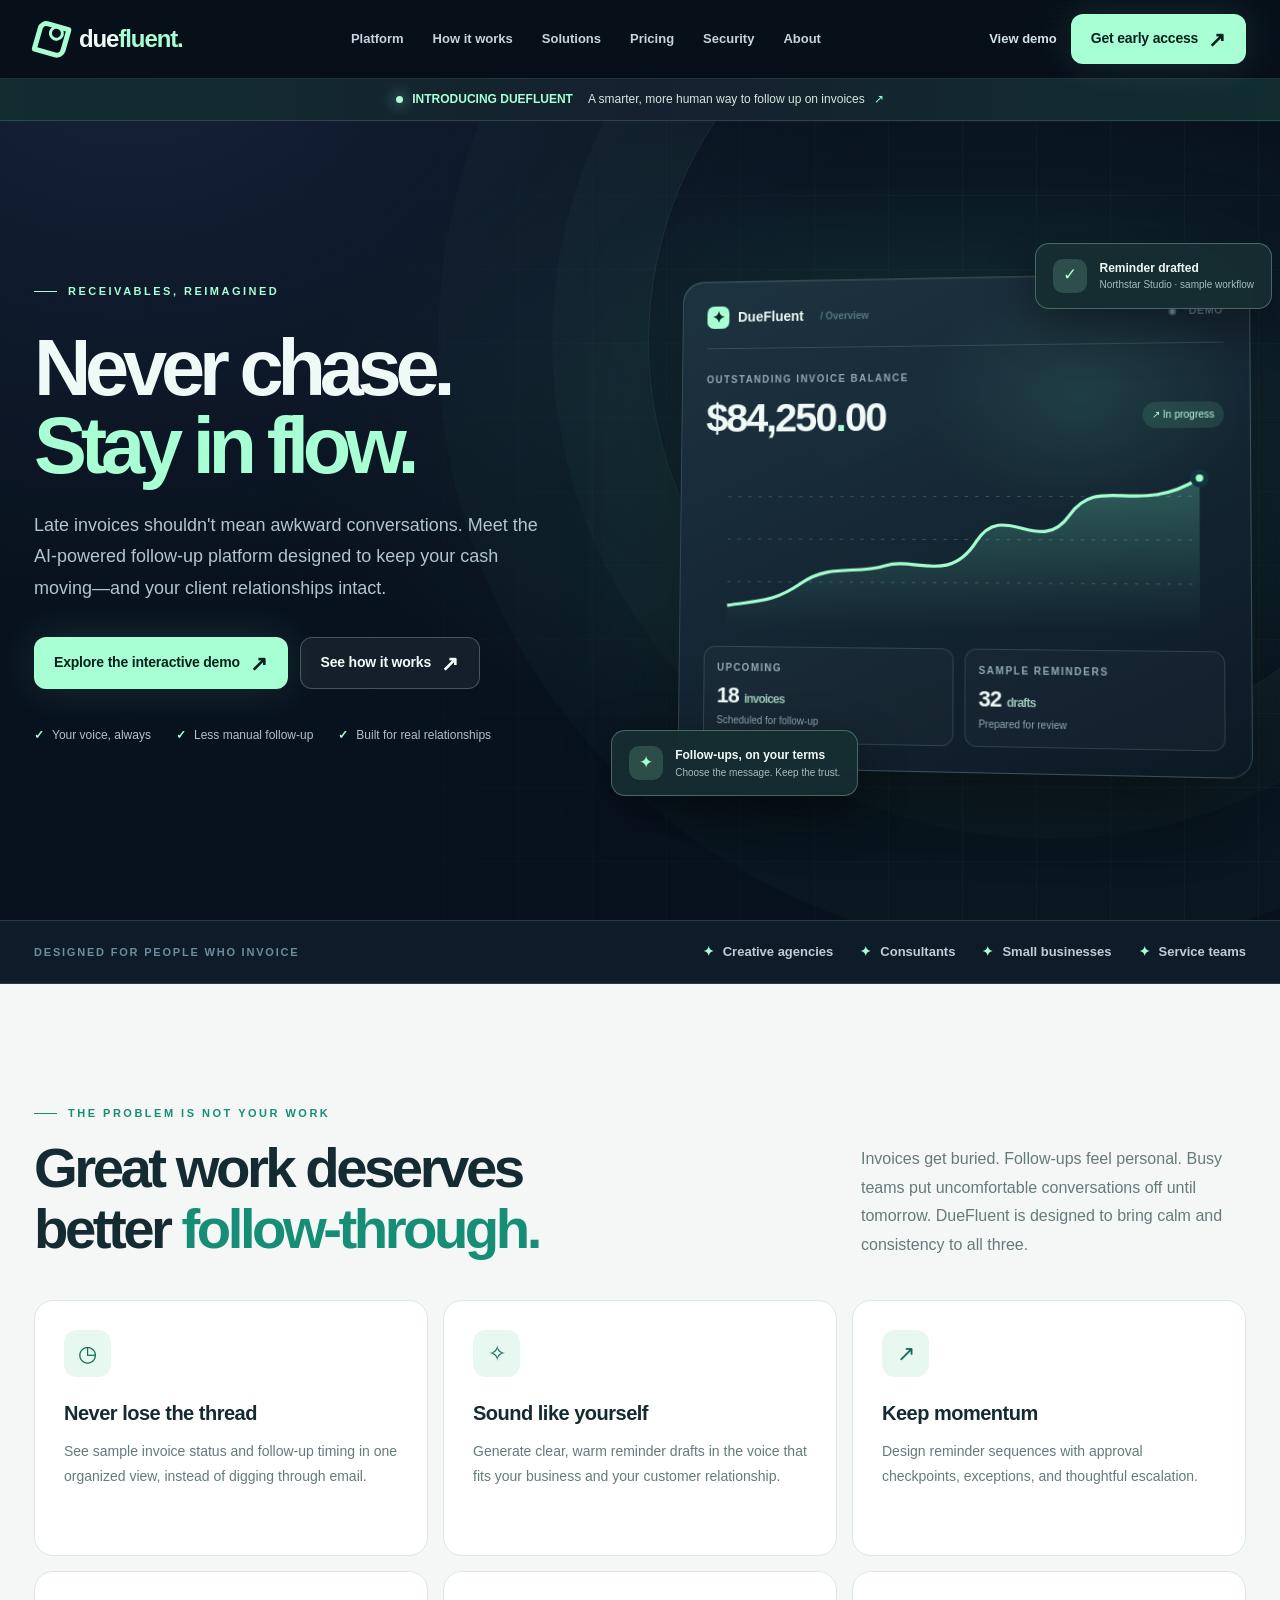
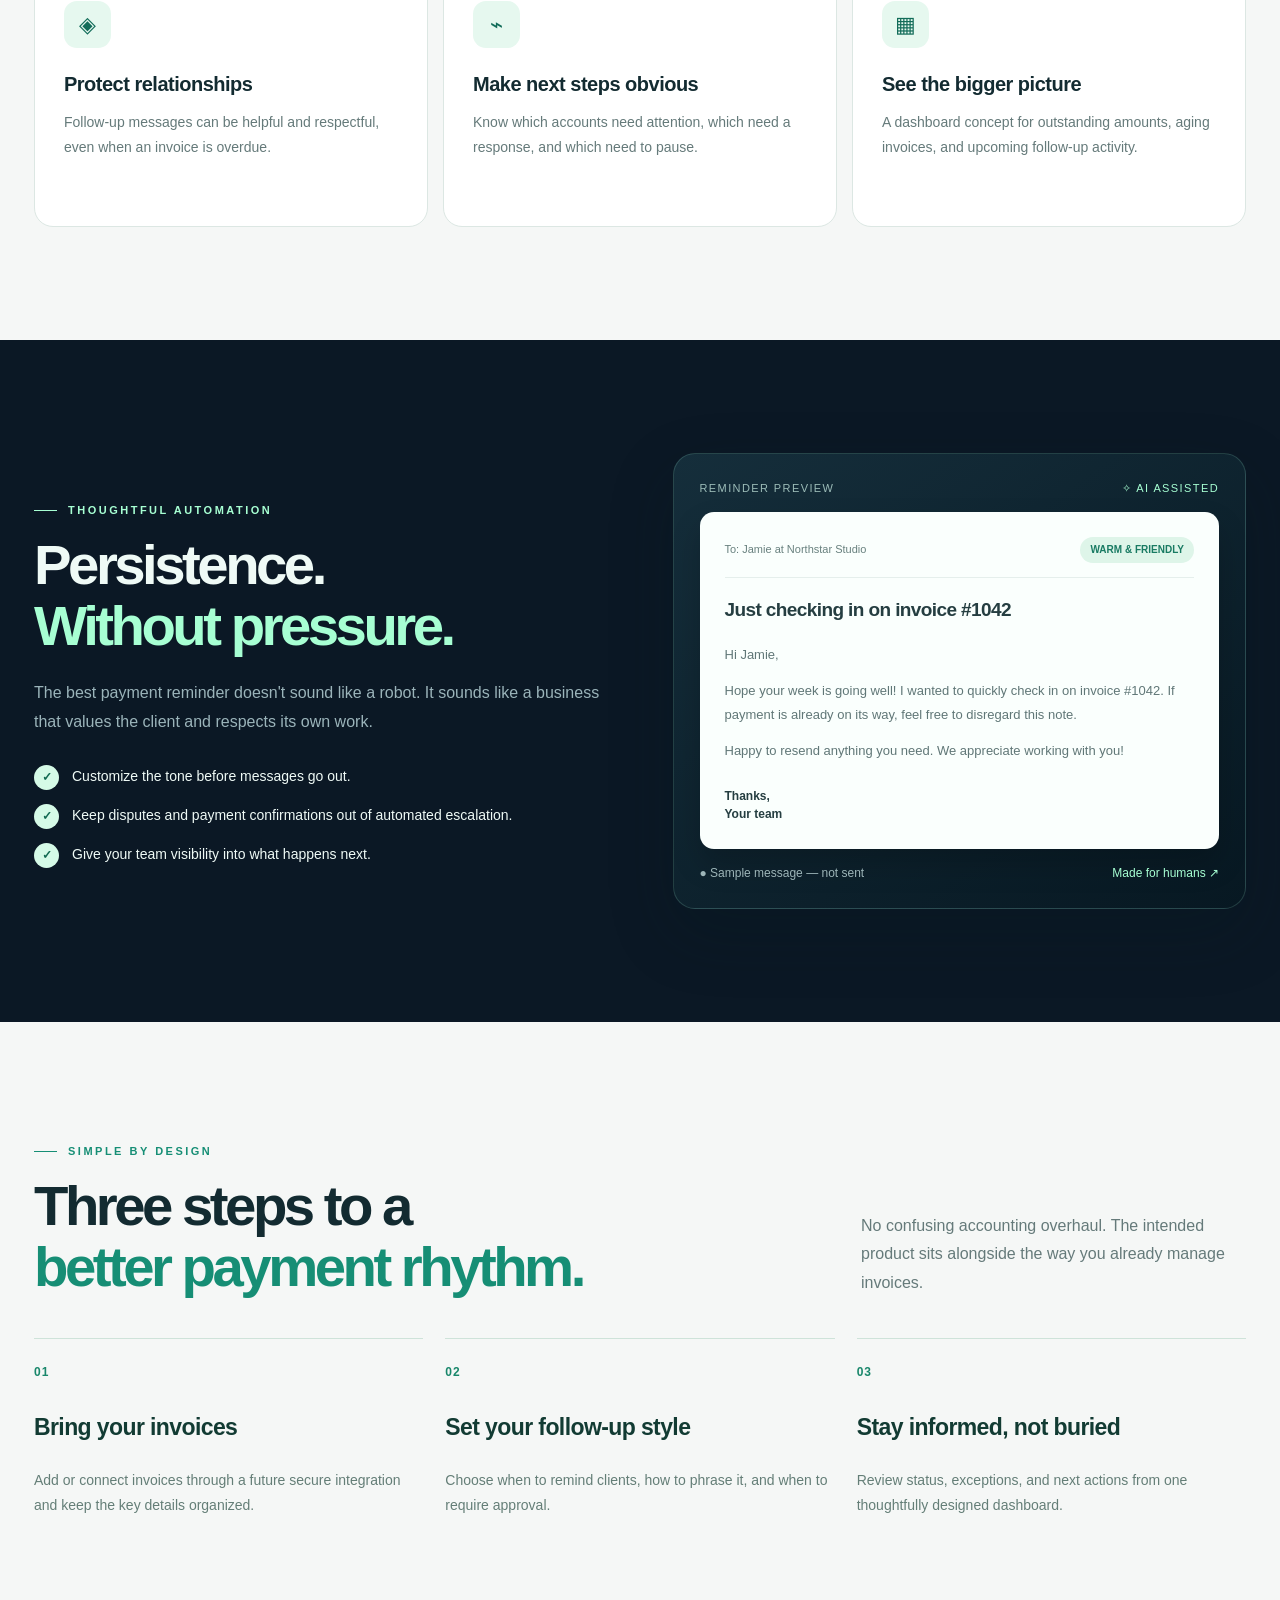
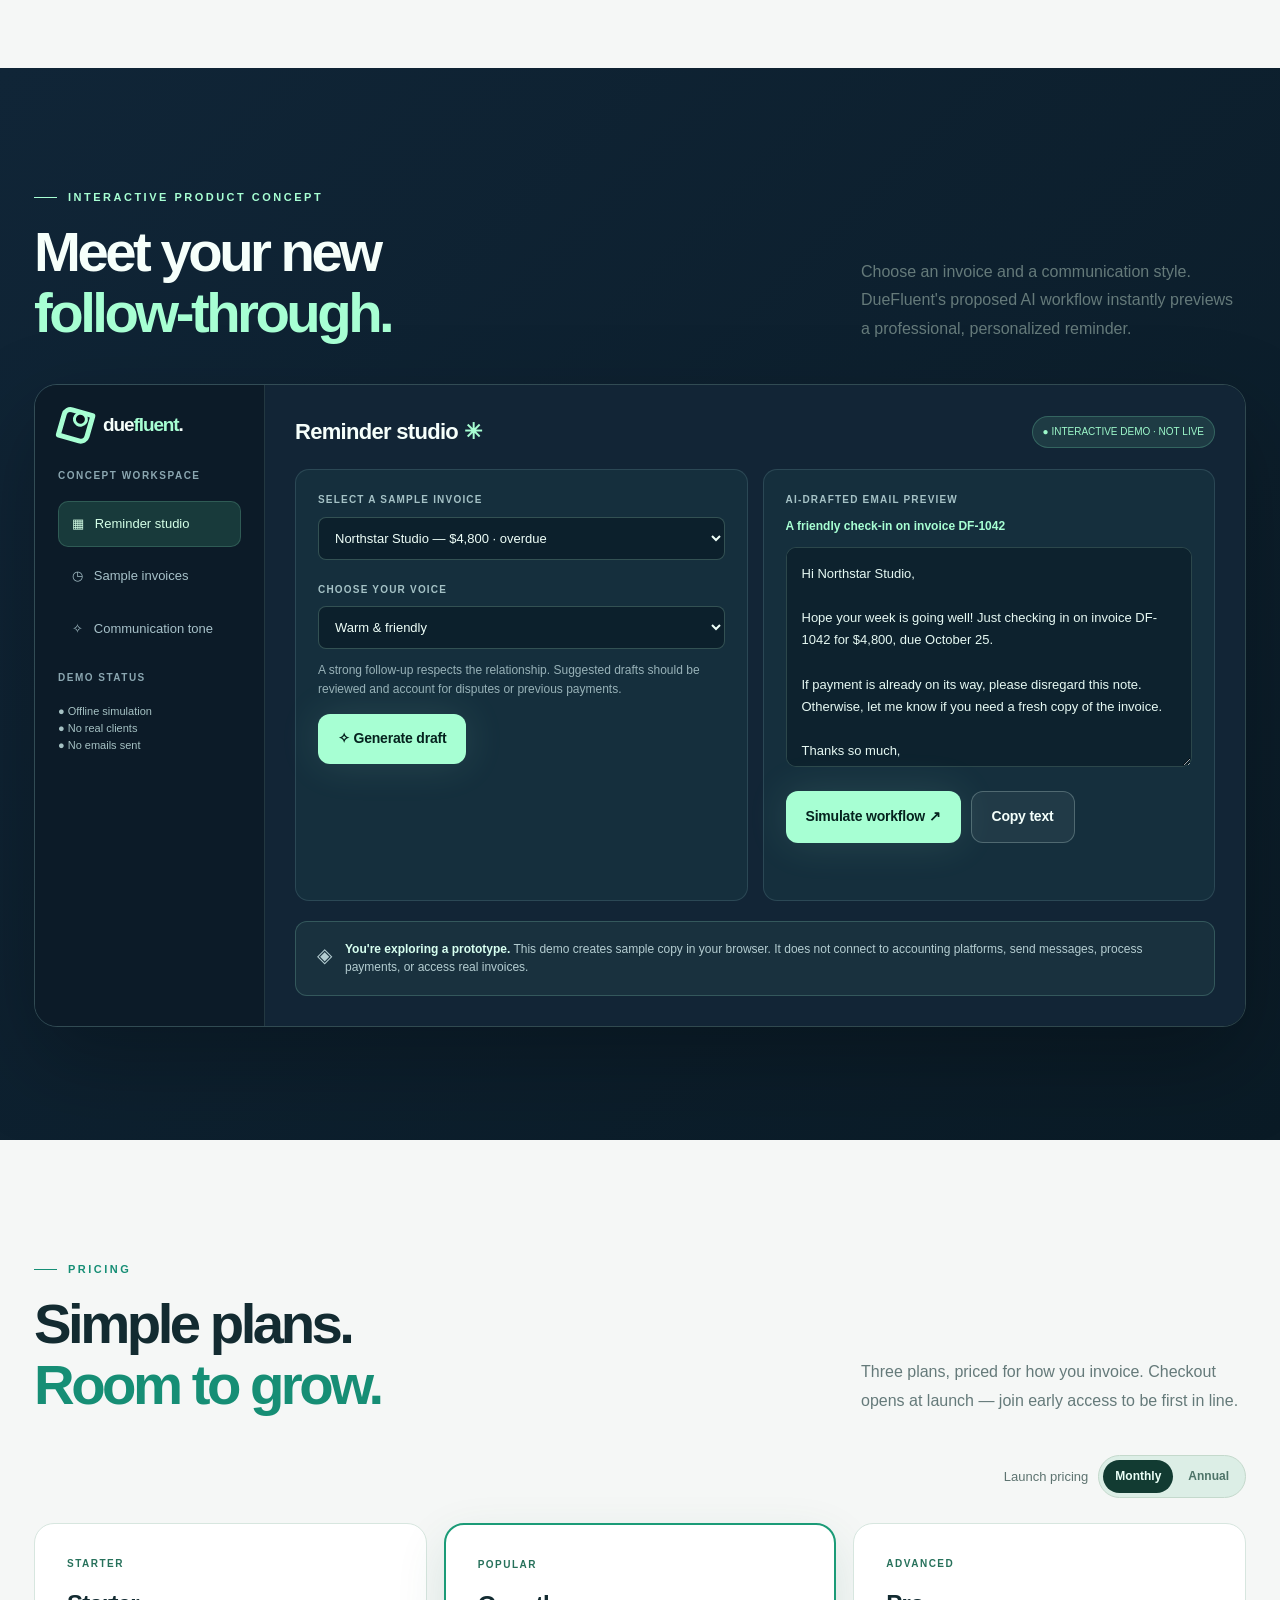
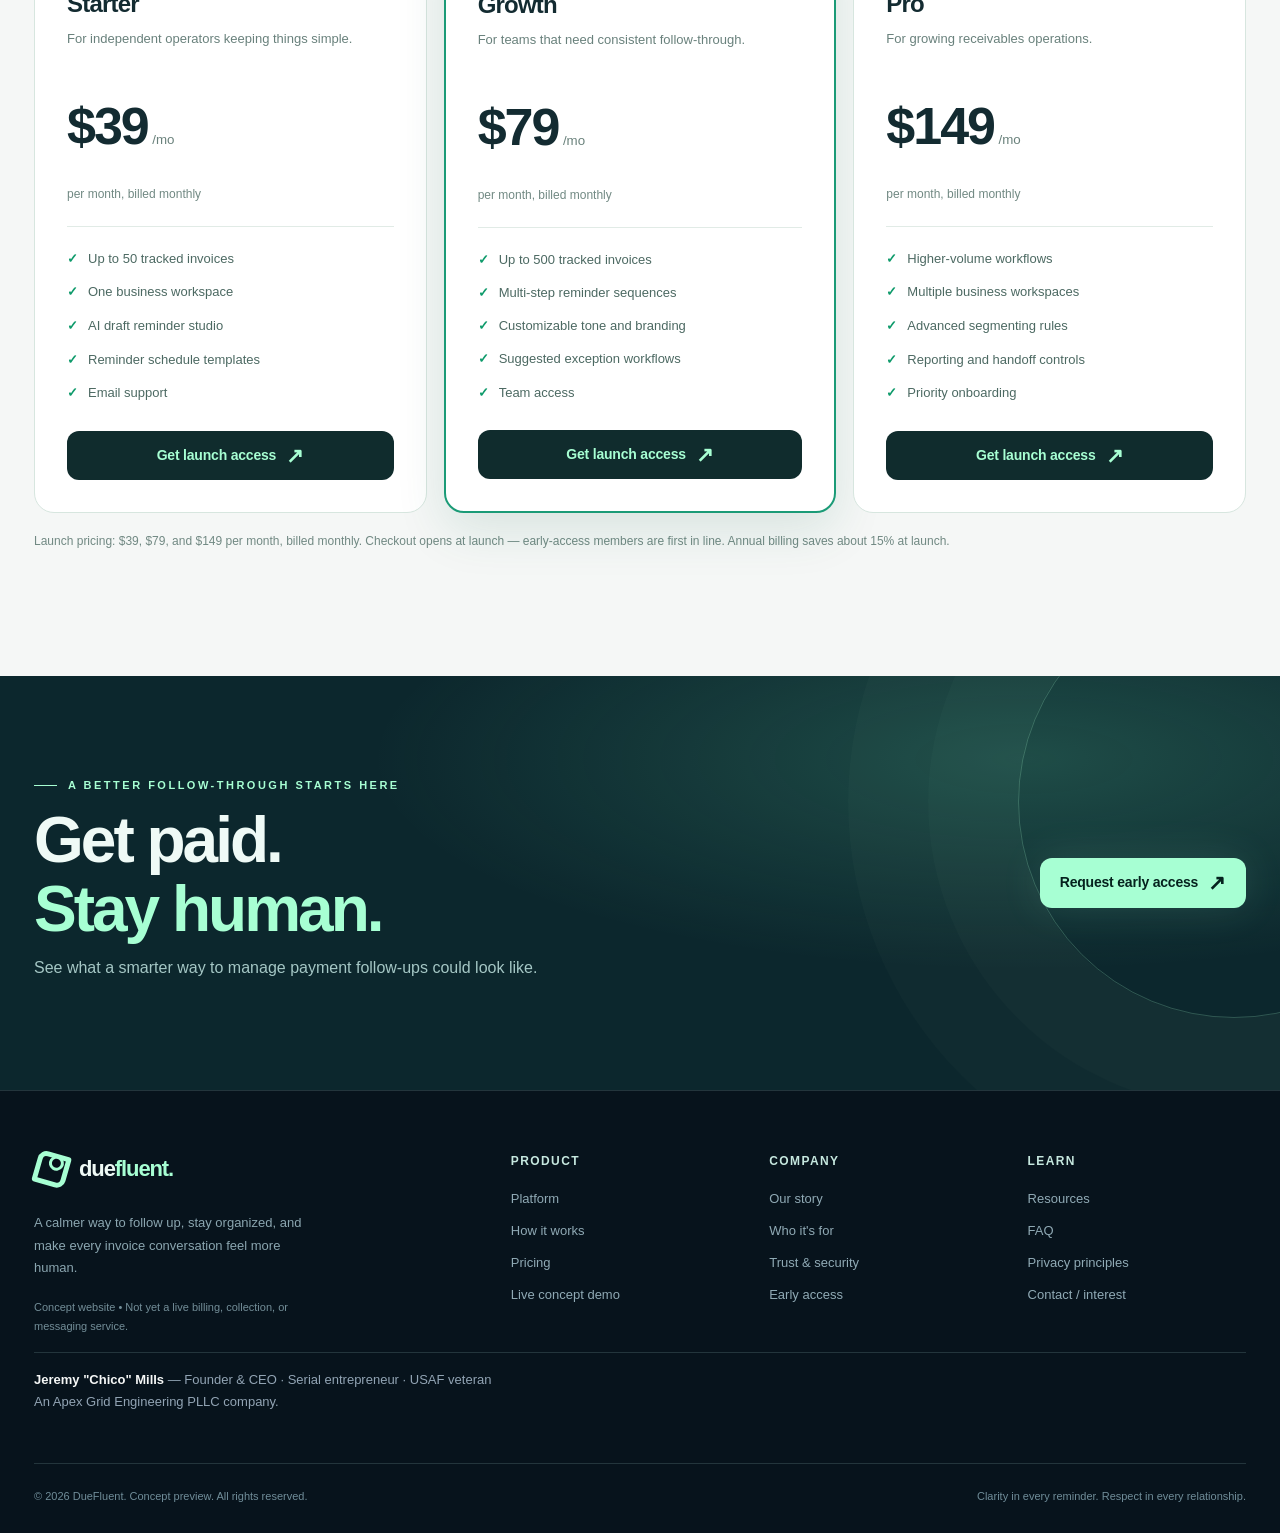
<file: index.html>
<!doctype html><html lang="en"><head><meta charset="utf-8"><meta name="viewport" content="width=device-width,initial-scale=1"><meta name="theme-color" content="#08121e"><meta name="description" content="A premium AI-first invoice follow-up platform concept built for better cash flow and stronger client relationships."><meta property="og:type" content="website"><meta property="og:title" content="DueFluent — Never Chase. Stay in Flow."><meta property="og:description" content="A premium AI-first invoice follow-up platform concept built for better cash flow and stronger client relationships."><title>DueFluent — Never Chase. Stay in Flow.</title>
<link rel="canonical" href="https://duefluent.com/"><meta name="google-site-verification" content="WP0DIrSMC9Fhs0q4CsPYohknDRpKQXsHMinU67TN0Js"><meta name="msvalidate.01" content="6FB67DB2B5F2DDF65602E7C40A78C5F6"><script type="application/ld+json">{"@context":"https://schema.org","@graph":[{"@type":"Organization","@id":"https://duefluent.com/#org","name":"DueFluent","url":"https://duefluent.com/","email":"info@duefluent.com","slogan":"Your invoices. Our follow-through.","description":"DueFluent is an automated, courteous invoice payment reminder service for small businesses, operated under Apex Grid Engineering PLLC.","parentOrganization":{"@type":"Organization","name":"Apex Grid Engineering PLLC"},"address":{"@type":"PostalAddress","addressLocality":"Queen Creek","addressRegion":"AZ","addressCountry":"US"},"founder":{"@type":"Person","@id":"https://duefluent.com/#founder","name":"Jeremy \"Chico\" Mills","jobTitle":"Founder & CEO","sameAs":["https://www.linkedin.com/in/chicomills","https://www.crunchbase.com/person/jeremy-mills-6be4"]}},{"@type":"WebSite","@id":"https://duefluent.com/#site","url":"https://duefluent.com/","name":"DueFluent","publisher":{"@id":"https://duefluent.com/#org"}},{"@type":"SoftwareApplication","name":"DueFluent","url":"https://duefluent.com/","applicationCategory":"BusinessApplication","operatingSystem":"Web","publisher":{"@id":"https://duefluent.com/#org"},"description":"Automated courteous invoice payment reminders for small businesses: connects to the customer's invoicing system (QuickBooks Online first), reads open invoices, and sends friendly-to-firm reminders on an owner-configured schedule, with instant stop on disputed invoices. A reminder service, not a collections agency."}]}</script><style>:root{--ink:#080e1a;--navy:#091421;--navy2:#101e2c;--navy3:#162638;--cream:#f5f7f6;--paper:#fff;--muted:#92a4b4;--dark-text:#132b31;--mint:#a7ffd3;--mint2:#64e9b1;--aqua:#4fe3cd;--blue:#769bff;--lav:#c7baff;--border:rgba(180,230,223,.16);--shadow:0 30px 90px rgba(0,0,0,.35)}
*{box-sizing:border-box}html{scroll-behavior:smooth}body{margin:0;background:var(--ink);color:#effaf6;font:16px/1.55 Inter,ui-sans-serif,-apple-system,BlinkMacSystemFont,'Segoe UI',sans-serif;overflow-x:hidden}button,input,select,textarea{font:inherit}button{cursor:pointer}a{color:inherit;text-decoration:none}button:focus-visible,a:focus-visible,input:focus-visible,select:focus-visible,textarea:focus-visible{outline:3px solid var(--mint);outline-offset:4px}::selection{color:#08161a;background:var(--mint)}.container{width:min(1212px,calc(100% - 48px));margin:auto}.site-header{position:sticky;top:0;z-index:100;background:rgba(8,17,27,.85);backdrop-filter:blur(22px);border-bottom:1px solid var(--border)}.topbar{height:78px;display:flex;align-items:center;justify-content:space-between;gap:20px}.brand{display:inline-flex;align-items:center;gap:11px;font-size:24px;letter-spacing:-1.1px;font-weight:790;white-space:nowrap}.brand b{color:var(--mint);font-weight:790}.brand-mark{height:34px;width:34px;position:relative;display:grid;place-items:center;transform:rotate(-12deg)}.brand-mark:before{content:"";position:absolute;width:23px;height:23px;border:5px solid var(--mint);border-radius:9px 3px 9px 3px;transform:rotate(28deg)}.brand-mark:after{content:"";position:absolute;width:9px;height:9px;background:var(--ink);border:3px solid var(--mint);border-radius:100%;transform:translate(6px,-5px)}.nav{display:flex;align-items:center;gap:29px}.nav a{font-size:13px;font-weight:650;color:#c7d4dc;transition:color .2s}.nav a:hover,.nav a.active{color:var(--mint)}.actions{display:flex;align-items:center;gap:14px}.mini-link{font-size:13px;font-weight:650;color:#d3e4e6}.btn{border:0;display:inline-flex;align-items:center;justify-content:center;gap:10px;border-radius:12px;padding:14px 20px;font-weight:760;font-size:14px;letter-spacing:-.2px;transition:transform .2s,background .2s,box-shadow .2s;white-space:nowrap}.btn:hover{transform:translateY(-2px)}.btn-primary{background:var(--mint);color:#05221e;box-shadow:0 0 42px rgba(167,255,211,.12)}.btn-primary:hover{background:#cbffe7;box-shadow:0 0 46px rgba(167,255,211,.27)}.btn-ghost{border:1px solid rgba(223,255,246,.24);background:rgba(255,255,255,.055);color:#f4fffb}.btn-light{background:#102c2d;color:var(--mint)}.btn-arrow{font-size:21px;line-height:1}.mobile-toggle{display:none;background:transparent;border:1px solid var(--border);color:#fff;border-radius:10px;padding:9px 12px;font-size:21px}.announcement{display:flex;align-items:center;justify-content:center;gap:9px;padding:11px 20px;background:linear-gradient(90deg,#112d30,#15212f,#112d30);font-size:12px;color:#d4e7df;border-bottom:1px solid var(--border)}.announcement strong{color:var(--mint)}.dot{height:7px;width:7px;border-radius:100%;display:inline-block;background:var(--mint);box-shadow:0 0 15px var(--mint)}.hero{position:relative;isolation:isolate;min-height:690px;padding:94px 0 115px;overflow:hidden;background:radial-gradient(ellipse at 75% 39%,rgba(56,120,124,.22),transparent 49%),radial-gradient(ellipse at 10% -10%,rgba(92,111,192,.16),transparent 45%),#08121e}.hero:after,.dark-grid:after{content:"";position:absolute;inset:0;pointer-events:none;z-index:-1;background-image:linear-gradient(rgba(149,202,206,.038) 1px,transparent 1px),linear-gradient(90deg,rgba(149,202,206,.038) 1px,transparent 1px);background-size:74px 74px;mask-image:linear-gradient(90deg,transparent 6%,#000 78%)}.hero:before{content:"";position:absolute;right:-170px;top:-180px;width:800px;height:800px;border:1px solid rgba(161,245,211,.10);border-radius:50%;box-shadow:0 0 0 96px rgba(119,226,183,.025),0 0 0 210px rgba(119,226,183,.02);pointer-events:none}.hero-grid{display:grid;grid-template-columns:1.02fr .98fr;align-items:center;gap:43px;position:relative}.eyebrow{font-size:11px;font-weight:850;letter-spacing:2.5px;text-transform:uppercase;color:var(--mint);display:inline-flex;align-items:center;gap:11px}.eyebrow:before{content:"";height:1px;width:23px;background:var(--mint)}h1,h2,h3,h4,p{margin-top:0}h1{font-size:clamp(57px,6.2vw,99px);line-height:.975;letter-spacing:-6.2px;font-weight:810;margin:29px 0 26px}h1 em,h2 em{font-style:normal;color:var(--mint)}.hero p{max-width:520px;font-size:18px;line-height:1.75;color:#b1c5cf}.hero-buttons{display:flex;gap:12px;flex-wrap:wrap;margin-top:33px}.hero-micro{display:flex;gap:25px;margin-top:37px;align-items:center;flex-wrap:wrap}.hero-micro span{display:flex;align-items:center;gap:8px;color:#b1c2c9;font-size:12px}.hero-micro span:before{content:"✓";font-weight:900;color:var(--mint)}.dashboard-scene{position:relative;padding:60px 0 35px;perspective:1100px}.dash-panel{position:relative;z-index:2;background:linear-gradient(155deg,rgba(30,51,65,.96),rgba(11,25,37,.99));border:1px solid rgba(190,242,227,.19);border-radius:22px;box-shadow:0 40px 110px rgba(0,0,0,.55),inset 0 1px rgba(255,255,255,.08);padding:25px;transform:rotateY(-5deg) rotateX(2deg);overflow:hidden}.dash-panel:before{content:"";position:absolute;top:0;right:0;width:330px;height:240px;background:radial-gradient(ellipse,rgba(107,239,197,.10),transparent 70%);pointer-events:none}.dash-head{display:flex;align-items:center;justify-content:space-between;border-bottom:1px solid var(--border);padding-bottom:20px;margin-bottom:24px}.dash-logo{display:flex;align-items:center;gap:9px;font-size:14px;font-weight:760}.dash-smallmark{width:23px;height:23px;background:var(--mint);border-radius:7px;color:#072925;font-size:16px;text-align:center;line-height:23px}.dash-menu{color:#829aaa;font-size:10px;letter-spacing:.8px}.dash-statlabel{color:#91aab6;text-transform:uppercase;font-size:10px;font-weight:750;letter-spacing:1.5px}.dash-number{font-weight:780;font-size:41px;letter-spacing:-2px;line-height:1.3;margin:5px 0}.dash-pill{font-size:10px;color:#b9ffdc;background:rgba(121,236,178,.12);padding:5px 9px;border-radius:20px}.chart-svg{width:100%;height:162px;margin:19px 0 11px;overflow:visible}.dash-bottom{display:grid;grid-template-columns:1fr 1fr;gap:11px}.dash-tile{border:1px solid var(--border);background:rgba(255,255,255,.025);border-radius:12px;padding:13px}.dash-tile .v{font-size:22px;font-weight:800;letter-spacing:-.8px;margin-top:4px}.dash-tile .sub{color:#92aab6;font-size:10px}.floating-note{position:absolute;z-index:3;border-radius:14px;border:1px solid rgba(183,245,227,.30);background:rgba(22,45,49,.97);box-shadow:0 16px 48px rgba(0,0,0,.4);padding:15px 17px;display:flex;gap:12px;align-items:center;min-width:224px;animation:levitate 5s ease-in-out infinite}.floating-note.one{top:28px;right:-26px}.floating-note.two{bottom:9px;left:-62px;animation-delay:-2.5s}.note-icon{width:34px;height:34px;border-radius:10px;background:rgba(167,255,211,.16);display:grid;place-items:center;font-size:17px;color:var(--mint)}.floating-note .t{font-size:12px;font-weight:750}.floating-note .s{font-size:10px;color:#a4bdbb}.scene-glow{position:absolute;inset:15% 5%;filter:blur(70px);background:rgba(73,220,179,.16)}@keyframes levitate{0%,100%{transform:translateY(0)}50%{transform:translateY(-11px)}}.ticker{border-top:1px solid var(--border);border-bottom:1px solid var(--border);background:#0d1c28;padding:21px 0}.ticker-in{display:flex;gap:22px;align-items:center;justify-content:space-between;flex-wrap:wrap}.ticker-intro{font-size:11px;letter-spacing:1.8px;text-transform:uppercase;color:#6d8d9d;font-weight:700}.ticker-items{display:flex;gap:27px;align-items:center;flex-wrap:wrap}.ticker-items span{color:#beced5;font-size:13px;font-weight:680}.ticker-items span:before{content:'✦';margin-right:9px;color:var(--mint)}section.section{padding:113px 0}.section-light{background:var(--cream);color:var(--dark-text)}.section-soft{background:#eaf1ed;color:var(--dark-text)}.section-dark{background:#0b1825;color:#effaf6;position:relative}.section-head{display:flex;justify-content:space-between;gap:34px;align-items:end;margin-bottom:40px}.section-head h2,.section-title{font-size:clamp(37px,4.4vw,61px);letter-spacing:-3.5px;line-height:1.08;margin:16px 0 0;font-weight:800}.section-head p{max-width:385px;margin:0;color:#657a7a;line-height:1.8}.section-dark .section-head p{color:#a0b7be}.section-light .eyebrow,.section-soft .eyebrow{color:#168e75}.section-light .eyebrow:before,.section-soft .eyebrow:before{background:#168e75}.feature-grid{display:grid;grid-template-columns:repeat(3,1fr);gap:15px}.feature{padding:29px;background:#fff;border:1px solid #dce7e3;border-radius:19px;min-height:256px;transition:transform .2s,box-shadow .2s}.feature:hover{transform:translateY(-5px);box-shadow:0 20px 50px rgba(24,73,58,.10)}.ficon{width:47px;height:47px;display:grid;place-items:center;background:#e6f8ef;color:#126c59;border-radius:13px;font-size:22px;margin-bottom:21px}.feature h3{font-size:20px;letter-spacing:-.5px;margin-bottom:10px}.feature p{font-size:14px;color:#657a7a;line-height:1.75;margin:0}.split{display:grid;grid-template-columns:1fr 1fr;gap:65px;align-items:center}.muted{color:#6a8181;line-height:1.8}.muted-on-dark{color:#9bb4ba;line-height:1.8}.label-list{display:grid;gap:14px;margin-top:29px}.label-list div{display:flex;align-items:start;gap:13px;font-size:14px;line-height:1.65}.label-list i{width:25px;height:25px;border-radius:50%;background:#d5fae7;display:grid;place-items:center;font-style:normal;font-weight:900;font-size:12px;color:#126951;flex:none}.workflow-art{border-radius:22px;padding:26px;background:linear-gradient(145deg,#152e3b,#071822);border:1px solid rgba(166,248,221,.17);box-shadow:0 24px 65px rgba(1,27,30,.24)}.mail-card{background:#fafffd;border-radius:14px;padding:25px;color:#253e41;box-shadow:0 15px 30px rgba(0,0,0,.18)}.mail-head{display:flex;justify-content:space-between;align-items:center;font-size:11px;color:#68807e;border-bottom:1px solid #e5efec;padding-bottom:14px;margin-bottom:17px}.mail-label{background:#def5e9;color:#197b63;padding:5px 10px;border-radius:20px;font-size:10px;font-weight:800}.mail-card h3{font-size:19px;letter-spacing:-.6px}.mail-card p{font-size:13px;line-height:1.8;color:#607777}.signature{font-size:12px;font-weight:720;margin-top:24px}.steps{display:grid;grid-template-columns:repeat(3,1fr);gap:22px}.step{border-top:1px solid rgba(100,223,177,.29);padding:24px 0}.step .n{font-size:12px;color:var(--mint);letter-spacing:1px;font-weight:750;margin-bottom:28px}.step h3{font-size:23px;letter-spacing:-.6px}.step p{font-size:14px;color:#9db5bd;line-height:1.75}.demo-section{background:linear-gradient(135deg,#102537,#0a1b26);color:#f6fffb}.demo-shell{display:grid;grid-template-columns:230px 1fr;gap:0;border:1px solid rgba(193,242,226,.20);border-radius:23px;overflow:hidden;box-shadow:0 35px 90px rgba(0,0,0,.26)}.demo-sidebar{background:#0c1b28;padding:23px;border-right:1px solid rgba(193,242,226,.13)}.demo-sidebar .small{color:#8ba7b1;font-size:10px;letter-spacing:1.5px;font-weight:800;text-transform:uppercase;margin:18px 0}.demo-tab{border:1px solid transparent;background:transparent;color:#a7c1c9;border-radius:10px;padding:12px 13px;width:100%;text-align:left;font-size:13px;display:flex;align-items:center;gap:10px;margin-bottom:6px}.demo-tab.active{background:#183a3b;color:#d4ffe7;border-color:rgba(158,255,213,.17)}.demo-main{background:#122536;padding:30px;min-width:0}.demo-top{display:flex;justify-content:space-between;align-items:center;gap:12px;margin-bottom:20px;flex-wrap:wrap}.demo-top strong{font-size:22px;letter-spacing:-.7px}.live-chip{background:rgba(133,250,195,.10);border:1px solid rgba(133,250,195,.22);font-size:10px;color:#9df8ca;padding:7px 10px;border-radius:40px}.demo-columns{display:grid;grid-template-columns:1fr 1fr;gap:15px}.demo-card{border:1px solid rgba(169,216,217,.15);background:#152f3d;padding:22px;border-radius:14px;min-width:0}.demo-card label{font-size:10px;letter-spacing:1.2px;font-weight:850;color:#a5c2c6;text-transform:uppercase;display:block;margin-bottom:9px}.demo-card select{width:100%;padding:12px;background:#0c202c;border:1px solid rgba(193,255,221,.22);border-radius:8px;color:#effff9;font-size:13px}.demo-card textarea{background:#0d222e;border:1px solid rgba(193,255,221,.17);border-radius:10px;color:#e6f9f3;font-size:13px;padding:15px;width:100%;height:220px;resize:vertical;line-height:1.7}.demo-card .mini{color:#98b2b8;font-size:12px;margin:12px 0 0}.demo-actions{display:flex;gap:10px;flex-wrap:wrap;margin-top:16px}.demo-feedback{color:var(--mint);font-size:12px;min-height:22px;margin-top:13px}.callout{display:flex;gap:13px;align-items:start;padding:18px 21px;border-radius:12px;border:1px solid rgba(159,245,210,.2);background:rgba(145,243,201,.06);font-size:12px;color:#b4cdd1;margin-top:20px}.callout strong{color:#d7fff0}.price-grid{display:grid;grid-template-columns:repeat(3,1fr);gap:17px}.price-card{background:#fff;border:1px solid #d7e6df;border-radius:20px;padding:32px;position:relative;display:flex;flex-direction:column;gap:0}.price-card.popular{border:2px solid #1b9b77;box-shadow:0 18px 50px rgba(14,96,75,.12)}.price-card .tag{font-size:10px;font-weight:900;letter-spacing:1.5px;color:#27715b;text-transform:uppercase}.price-card h3{font-size:24px;letter-spacing:-.8px;margin:13px 0 7px}.price-card .price-desc{font-size:13px;color:#69817c;min-height:44px}.price-card .amount{font-size:52px;font-weight:810;letter-spacing:-2px;margin-top:15px}.amount small{font-size:14px;color:#7a908c;letter-spacing:0;font-weight:500}.price-card .features{padding:22px 0 27px;margin-top:22px;border-top:1px solid #e1ebe6;display:grid;gap:13px;flex:1}.price-card .features span{font-size:13px;color:#4c6962}.price-card .features span:before{content:'✓';margin-right:10px;color:#0d9a6a;font-weight:900}.price-card .btn{width:100%}.billing-toggle{display:flex;justify-content:end;align-items:center;gap:10px;margin-bottom:25px;font-size:13px;color:#5d7370}.switch{border:1px solid #c4d9cc;border-radius:100px;background:#dceee6;display:inline-flex;padding:4px;gap:3px}.switch button{background:none;color:#4d7368;border:0;border-radius:100px;padding:7px 12px;font-weight:750;font-size:12px}.switch button.selected{background:#123b32;color:#eafff7}.faq-grid{display:grid;grid-template-columns:1fr 1fr;gap:13px}.faq-grid details{border:1px solid #dae8df;background:#fff;border-radius:13px;padding:19px 20px}.faq-grid summary{font-weight:760;font-size:15px;cursor:pointer;list-style:none;display:flex;justify-content:space-between;gap:20px}.faq-grid summary:after{content:'+';color:#208265;font-size:21px}.faq-grid details[open] summary:after{content:'−'}.faq-grid p{color:#68817a;font-size:13px;line-height:1.8;margin:14px 0 0}.cta-section{background:radial-gradient(ellipse at 80% 20%,rgba(104,226,176,.2),transparent 45%),#0c272d;padding:93px 0;position:relative;overflow:hidden}.cta-section:before{content:'';position:absolute;right:-170px;top:-90px;width:430px;height:430px;border:1px solid rgba(171,255,211,.22);border-radius:50%;box-shadow:0 0 0 90px rgba(171,255,211,.02),0 0 0 170px rgba(171,255,211,.02)}.cta-inner{display:flex;align-items:center;justify-content:space-between;gap:35px;position:relative}.cta-inner h2{font-size:clamp(39px,5vw,69px);letter-spacing:-3px;line-height:1.08;margin:12px 0}.cta-inner p{color:#a5c7c5}.site-footer{background:#07131c;border-top:1px solid var(--border);padding:61px 0 28px}.footer-top{display:grid;grid-template-columns:2fr 1fr 1fr 1fr;gap:40px}.footer-top .brand{font-size:22px}.footer-top p{font-size:13px;color:#8ba6b0;max-width:280px;line-height:1.75;margin-top:18px}.footer-col h4{font-size:12px;letter-spacing:1.4px;color:#c6e8df;text-transform:uppercase;margin:0 0 18px}.footer-col a{display:block;color:#90aab5;font-size:13px;margin-bottom:12px}.footer-col a:hover{color:var(--mint)}.footer-bottom{border-top:1px solid var(--border);padding-top:24px;margin-top:48px;display:flex;justify-content:space-between;flex-wrap:wrap;gap:12px;color:#708d99;font-size:11px}.page-hero{position:relative;background:radial-gradient(ellipse at 80% 0,rgba(64,156,137,.17),transparent 50%),#0a1825;padding:100px 0 90px;overflow:hidden}.page-hero:after{content:"";position:absolute;width:560px;height:560px;border-radius:50%;right:-140px;top:-350px;border:1px solid rgba(141,253,214,.14);box-shadow:0 0 0 85px rgba(141,253,214,.022),0 0 0 165px rgba(141,253,214,.018);pointer-events:none}.page-hero h1{font-size:clamp(49px,6vw,83px);max-width:930px;margin:23px 0;line-height:1.05;letter-spacing:-4px}.page-hero p{max-width:650px;font-size:18px;color:#abc2c9;line-height:1.75}.page-hero .hero-buttons{margin-top:30px}.stat-row{display:grid;grid-template-columns:repeat(3,1fr);gap:20px;margin-top:37px}.stat-row>div{padding:27px;border:1px solid rgba(192,245,224,.16);background:rgba(255,255,255,.025);border-radius:16px}.stat-row strong{font-size:26px;letter-spacing:-1px;display:block}.stat-row span{font-size:12px;color:#91aeb7}.value-grid{display:grid;grid-template-columns:repeat(2,1fr);gap:17px}.value-card{border-radius:18px;padding:32px;background:#fff;border:1px solid #dce8e0}.value-card h3{font-size:22px;margin:16px 0 11px}.value-card p{color:#69827d;font-size:14px}.industry-grid{display:grid;grid-template-columns:repeat(3,1fr);gap:17px}.industry{padding:32px;border:1px solid #dce7df;background:#fff;border-radius:18px}.industry .ic{font-size:31px}.industry h3{font-size:21px;letter-spacing:-.6px;margin:16px 0 10px}.industry p{font-size:14px;color:#69807c;line-height:1.75}.process-lines{display:grid;grid-template-columns:repeat(2,1fr);gap:20px}.process-line{display:flex;gap:20px;padding:29px 0;border-top:1px solid #cbdad1}.process-line .digit{font-size:38px;color:#15916d;font-weight:800;line-height:1}.process-line h3{font-size:21px;margin-bottom:8px}.process-line p{font-size:14px;color:#66807a}.security-list{display:grid;grid-template-columns:1fr 1fr;gap:16px}.security-item{background:#fff;border:1px solid #dce9e2;border-radius:16px;padding:29px}.security-item h3{font-size:20px;margin:13px 0}.security-item p{font-size:14px;color:#68817a}.notice{border-left:3px solid #198b6f;background:#e6f4ed;padding:17px 20px;color:#315b50;border-radius:4px;font-size:13px;line-height:1.7}.founder-grid{display:grid;grid-template-columns:1fr 1fr;gap:35px;align-items:center}.mission-art{height:410px;display:flex;align-items:center;justify-content:center;position:relative;background:radial-gradient(circle at 50% 45%,rgba(112,236,187,.23),transparent 55%),linear-gradient(135deg,#123240,#0b1b2a);border-radius:26px;overflow:hidden;border:1px solid rgba(190,255,222,.17)}.mission-art .bigmark{font-size:160px;font-weight:850;color:var(--mint);letter-spacing:-10px}.mission-art:before,.mission-art:after{content:"";position:absolute;width:390px;height:390px;border:1px solid rgba(164,244,208,.28);border-radius:50%}.mission-art:after{width:270px;height:270px;border-style:dashed;animation:spin 30s linear infinite}@keyframes spin{to{transform:rotate(360deg)}}.form-grid{display:grid;grid-template-columns:1fr 1fr;gap:20px}.interest-form{background:#fff;color:#0e302c;border-radius:20px;padding:30px;box-shadow:0 28px 70px rgba(0,0,0,.16)}.interest-form label{font-size:12px;font-weight:790;display:block;margin:0 0 9px}.interest-form input,.interest-form select,.interest-form textarea{width:100%;border:1px solid #cfe1d9;background:#f7faf8;color:#133e36;border-radius:10px;padding:13px 14px;outline:0;margin-bottom:20px}.interest-form input:focus,.interest-form select:focus,.interest-form textarea:focus{border-color:#218b6d;box-shadow:0 0 0 3px rgba(70,193,149,.13)}.interest-form textarea{height:90px}.interest-form .btn{width:100%}.fineprint{font-size:11px;line-height:1.6;color:#6e8780;margin:13px 0 0}.success-box{border-radius:11px;background:#e5faef;border:1px solid #b8e6d0;padding:15px;color:#136548;font-size:13px;display:none;margin-top:14px}.success-box.show{display:block}.local-entries{margin-top:15px;font-size:12px;color:#9bb9b4}.chip-row{display:flex;flex-wrap:wrap;gap:10px;margin:25px 0}.chip{padding:8px 12px;border:1px solid rgba(176,250,212,.25);border-radius:30px;color:#bcdfd2;background:rgba(154,239,206,.06);font-size:12px}.divider-line{height:1px;background:#d8e7df;margin:35px 0}.story-quote{background:#103131;padding:38px;border-radius:18px;color:#d2f8e5;font-size:24px;line-height:1.5;letter-spacing:-.5px}.toast{position:fixed;right:22px;bottom:22px;background:#b6ffdb;color:#0b2c21;border:1px solid #d2ffe9;border-radius:13px;padding:15px 21px;box-shadow:0 14px 50px rgba(0,0,0,.35);font-size:13px;font-weight:760;z-index:200;transform:translateY(90px);opacity:0;transition:.3s;pointer-events:none}.toast.show{opacity:1;transform:translateY(0)}.top-mini{margin-top:25px;font-size:12px;color:#9bb3b9}.top-mini strong{color:#cbfbe2}.long-text{font-size:15px;color:#617975;line-height:1.9;max-width:820px}.long-text h3{color:#15332c;margin:27px 0 10px}.long-text p{margin-bottom:20px}.tagline-note{color:#718983;font-size:12px;margin-top:19px}.desktop-hide{display:none}@media(max-width:1080px){.nav{gap:14px}.nav a{font-size:12px}.hero-grid{grid-template-columns:1fr 1fr;gap:20px}.floating-note.one{right:-10px}.floating-note.two{left:-10px}h1{font-size:71px;letter-spacing:-4px}}@media(max-width:900px){.topbar{height:70px}.mobile-toggle{display:block}.nav{display:none;position:absolute;left:0;right:0;top:69px;background:#0c1c29;border-bottom:1px solid var(--border);padding:21px 24px;flex-direction:column;align-items:stretch;gap:17px}.nav.open{display:flex}.nav a{font-size:15px}.actions .mini-link{display:none}.actions .btn{display:none}.hero{padding:68px 0 95px}.hero-grid{grid-template-columns:1fr}.hero-copy{max-width:700px}.dashboard-scene{width:min(600px,100%);margin:auto}.feature-grid,.industry-grid,.price-grid{grid-template-columns:repeat(2,1fr)}.split{gap:30px}.footer-top{grid-template-columns:2fr 1fr 1fr}.footer-top .footer-col:last-child{grid-column:2}.demo-shell{grid-template-columns:1fr}.demo-sidebar{display:flex;flex-wrap:wrap;gap:8px;padding:14px}.demo-sidebar .small{display:none}.demo-tab{width:auto;margin:0}.demo-sidebar .brand{display:none}}@media(max-width:620px){.container{width:min(100% - 32px,1212px)}.brand{font-size:22px}h1{font-size:clamp(52px,14vw,73px);letter-spacing:-3.8px}.hero p,.page-hero p{font-size:16px}.hero{padding-top:55px}.dash-panel{padding:17px;transform:none}.dash-number{font-size:34px}.floating-note{min-width:unset;padding:10px 12px}.floating-note.one{right:-4px;top:22px}.floating-note.two{bottom:-3px;left:-4px}.floating-note .t{font-size:10px}.floating-note .s{font-size:9px}.note-icon{width:28px;height:28px}.ticker-in{justify-content:start}.ticker-items{gap:13px}.ticker-items span{font-size:11px}section.section{padding:70px 0}.section-head{display:block}.section-head p{margin-top:20px}.section-head h2,.section-title{font-size:clamp(37px,10vw,49px);letter-spacing:-2.3px}.feature-grid,.industry-grid,.price-grid,.split,.faq-grid,.value-grid,.process-lines,.security-list,.founder-grid,.form-grid,.demo-columns,.stat-row{grid-template-columns:1fr}.feature{min-height:auto}.cta-inner{display:block}.cta-inner .btn{margin-top:18px}.footer-top{grid-template-columns:1fr 1fr;gap:28px}.footer-top>div:first-child{grid-column:1/-1}.footer-top .footer-col:last-child{grid-column:auto}.page-hero{padding:75px 0}.page-hero h1{font-size:clamp(45px,12vw,65px);letter-spacing:-3px}.demo-main{padding:19px}.demo-sidebar{padding:12px}.demo-tab{font-size:12px;padding:9px}.price-card{padding:26px}.brand-mark{width:28px}.hero-micro{gap:13px}.hero-micro span{font-size:11px}.workflow-art{padding:13px}.mail-card{padding:16px}.mission-art{height:310px}.footer-bottom{margin-top:30px}.announcement{font-size:10px;text-align:center}}
@media(prefers-reduced-motion:reduce){*,*:before,*:after{scroll-behavior:auto!important;animation:none!important;transition:none!important}}
</style></head><body><header class="site-header"><div class="container topbar"><a href="index.html" aria-label="DueFluent Home" class="brand"><span class="brand-mark" aria-hidden="true"></span><span>due<b>fluent</b><span style="color:var(--mint)">.</span></span></a><nav class="nav" id="mainNav" aria-label="Main navigation"><a href="platform.html" class="" aria-current="false">Platform</a><a href="how-it-works.html" class="" aria-current="false">How it works</a><a href="solutions.html" class="" aria-current="false">Solutions</a><a href="pricing.html" class="" aria-current="false">Pricing</a><a href="security.html" class="" aria-current="false">Security</a><a href="about.html" class="" aria-current="false">About</a></nav><div class="actions"><a class="mini-link" href="platform.html#demo">View demo</a><a class="btn btn-primary" href="early-access.html">Get early access <span class=btn-arrow aria-hidden=true>↗</span></a></div><button class="mobile-toggle" id="mobileToggle" aria-controls="mainNav" aria-expanded="false" aria-label="Open navigation">☰</button></div></header><div class="announcement"><span class="dot"></span><strong>INTRODUCING DUEFLUENT</strong> &nbsp; A smarter, more human way to follow up on invoices <span style="color:var(--mint)">↗</span></div><main><section class="hero"><div class="container hero-grid"><div class="hero-copy"><div class="eyebrow">Receivables, reimagined</div><h1>Never chase.<br/><em>Stay in flow.</em></h1><p>Late invoices shouldn't mean awkward conversations. Meet the AI-powered follow-up platform designed to keep your cash moving—and your client relationships intact.</p><div class="hero-buttons"><a class="btn btn-primary" href="platform.html#demo">Explore the interactive demo <span class=btn-arrow aria-hidden=true>↗</span></a><a class="btn btn-ghost" href="how-it-works.html">See how it works <span class=btn-arrow aria-hidden=true>↗</span></a></div><div class="hero-micro"><span>Your voice, always</span><span>Less manual follow-up</span><span>Built for real relationships</span></div></div><div class="dashboard-scene" aria-label="Illustrative DueFluent dashboard showing sample invoices and cash flow trends"><div class="scene-glow"></div><div class="floating-note one"><div class="note-icon">✓</div><div><div class="t">Reminder drafted</div><div class="s">Northstar Studio · sample workflow</div></div></div><div class="dash-panel"><div class="dash-head"><span class="dash-logo"><span class="dash-smallmark">✦</span>DueFluent <span style="color:#557884;font-size:10px;margin-left:8px">/ Overview</span></span><span class="dash-menu">◉ &nbsp; DEMO</span></div><div class="dash-statlabel">Outstanding invoice balance</div><div style="display:flex;align-items:center;justify-content:space-between;gap:7px"><div class="dash-number">$84,250<span style="color:var(--mint)">.</span>00</div><div class="dash-pill">↗ In progress</div></div><svg class="chart-svg" viewBox="0 0 450 154" role="img" aria-label="Illustrative cash collection trend"><defs><linearGradient id="area" x1="0" x2="0" y1="0" y2="1"><stop stop-color="#7dffd1" stop-opacity=".25"/><stop offset="1" stop-color="#7dffd1" stop-opacity="0"/></linearGradient></defs><path d="M0 28H450 M0 69H450 M0 110H450" stroke="#355260" stroke-dasharray="3 7" stroke-width="1"/><path d="M0 133 C32 128 45 130 73 111 S126 103 154 94 S215 112 241 71 S301 86 329 46 S392 48 450 11 L450 154 L0 154Z" fill="url(#area)"/><path d="M0 133 C32 128 45 130 73 111 S126 103 154 94 S215 112 241 71 S301 86 329 46 S392 48 450 11" stroke="#a4ffcf" stroke-width="3" fill="none"/><circle cx="450" cy="11" r="6" fill="#a4ffcf" stroke="#12343d" stroke-width="5"/></svg><div class="dash-bottom"><div class="dash-tile"><div class="dash-statlabel">Upcoming</div><div class="v">18 <span style="font-size:12px;color:#9ac4b4">invoices</span></div><div class="sub">Scheduled for follow-up</div></div><div class="dash-tile"><div class="dash-statlabel">Sample reminders</div><div class="v">32 <span style="font-size:12px;color:#9ac4b4">drafts</span></div><div class="sub">Prepared for review</div></div></div></div><div class="floating-note two"><div class="note-icon">✦</div><div><div class="t">Follow-ups, on your terms</div><div class="s">Choose the message. Keep the trust.</div></div></div></div></div></section><div class="ticker"><div class="container ticker-in"><span class="ticker-intro">Designed for people who invoice</span><div class="ticker-items"><span>Creative agencies</span><span>Consultants</span><span>Small businesses</span><span>Service teams</span></div></div></div><section class="section section-light"><div class="container"><div class="section-head"><div><div class="eyebrow">The problem is not your work</div><h2>Great work deserves<br/>better <em style="color:#168e75">follow-through.</em></h2></div><p>Invoices get buried. Follow-ups feel personal. Busy teams put uncomfortable conversations off until tomorrow. DueFluent is designed to bring calm and consistency to all three.</p></div><div class="feature-grid"><article class="feature"><div class="ficon">◷</div><h3>Never lose the thread</h3><p>See sample invoice status and follow-up timing in one organized view, instead of digging through email.</p></article><article class="feature"><div class="ficon">✧</div><h3>Sound like yourself</h3><p>Generate clear, warm reminder drafts in the voice that fits your business and your customer relationship.</p></article><article class="feature"><div class="ficon">↗</div><h3>Keep momentum</h3><p>Design reminder sequences with approval checkpoints, exceptions, and thoughtful escalation.</p></article><article class="feature"><div class="ficon">◈</div><h3>Protect relationships</h3><p>Follow-up messages can be helpful and respectful, even when an invoice is overdue.</p></article><article class="feature"><div class="ficon">⌁</div><h3>Make next steps obvious</h3><p>Know which accounts need attention, which need a response, and which need to pause.</p></article><article class="feature"><div class="ficon">▦</div><h3>See the bigger picture</h3><p>A dashboard concept for outstanding amounts, aging invoices, and upcoming follow-up activity.</p></article></div></div></section><section class="section section-dark"><div class="container split"><div><div class="eyebrow">Thoughtful automation</div><h2 class="section-title">Persistence.<br/><em>Without pressure.</em></h2><p class="muted-on-dark" style="margin-top:22px">The best payment reminder doesn't sound like a robot. It sounds like a business that values the client and respects its own work.</p><div class="label-list"><div><i>✓</i> Customize the tone before messages go out.</div><div><i>✓</i> Keep disputes and payment confirmations out of automated escalation.</div><div><i>✓</i> Give your team visibility into what happens next.</div></div></div><div class="workflow-art"><div style="font-size:11px;color:#9cbcb8;letter-spacing:1.4px;margin-bottom:15px">REMINDER PREVIEW <span style="float:right;color:var(--mint)">✧ AI ASSISTED</span></div><div class="mail-card"><div class="mail-head"><span>To: Jamie at Northstar Studio</span><span class="mail-label">WARM & FRIENDLY</span></div><h3>Just checking in on invoice #1042</h3><p>Hi Jamie,</p><p>Hope your week is going well! I wanted to quickly check in on invoice #1042. If payment is already on its way, feel free to disregard this note.</p><p>Happy to resend anything you need. We appreciate working with you!</p><div class="signature">Thanks,<br/>Your team</div></div><div style="display:flex;justify-content:space-between;margin-top:15px;color:#9db5b8;font-size:12px"><span>● Sample message — not sent</span><span style="color:var(--mint)">Made for humans ↗</span></div></div></div></section><section class="section section-light"><div class="container"><div class="section-head"><div><div class="eyebrow">Simple by design</div><h2>Three steps to a<br/><em style="color:#168e75">better payment rhythm.</em></h2></div><p>No confusing accounting overhaul. The intended product sits alongside the way you already manage invoices.</p></div><div class="steps" style="color:#123b33"><article class="step" style="border-color:#cee3d9"><div class="n" style="color:#19876b">01</div><h3>Bring your invoices</h3><p style="color:#647e77">Add or connect invoices through a future secure integration and keep the key details organized.</p></article><article class="step" style="border-color:#cee3d9"><div class="n" style="color:#19876b">02</div><h3>Set your follow-up style</h3><p style="color:#647e77">Choose when to remind clients, how to phrase it, and when to require approval.</p></article><article class="step" style="border-color:#cee3d9"><div class="n" style="color:#19876b">03</div><h3>Stay informed, not buried</h3><p style="color:#647e77">Review status, exceptions, and next actions from one thoughtfully designed dashboard.</p></article></div></div></section><section class="section demo-section" id="demo"><div class="container"><div class="section-head"><div><div class="eyebrow">Interactive product concept</div><h2>Meet your new<br/><em>follow-through.</em></h2></div><p>Choose an invoice and a communication style. DueFluent's proposed AI workflow instantly previews a professional, personalized reminder.</p></div><div class="demo-shell"><aside class="demo-sidebar"><a href="index.html" class="brand" style="font-size:19px"><span class="brand-mark"></span><span>due<b>fluent</b>.</span></a><div class="small">Concept workspace</div><button class="demo-tab active" type="button">▦ &nbsp; Reminder studio</button><button class="demo-tab" type="button" onclick="document.getElementById('demoClient').focus()">◷ &nbsp; Sample invoices</button><button class="demo-tab" type="button" onclick="document.getElementById('demoTone').focus()">✧ &nbsp; Communication tone</button><div class="small">Demo status</div><div style="font-size:11px;color:#a5c1c3">● Offline simulation<br/>● No real clients<br/>● No emails sent</div></aside><div class="demo-main"><div class="demo-top"><strong>Reminder studio <span style="color:var(--mint)">✳</span></strong><span class="live-chip">● INTERACTIVE DEMO · NOT LIVE</span></div><div class="demo-columns"><div class="demo-card"><label for="demoClient">Select a sample invoice</label><select id="demoClient"><option value="north">Northstar Studio — $4,800 · overdue</option><option value="oak">Oak & Olive — $1,250 · overdue</option><option value="tandem">Tandem Works — $7,600 · overdue</option></select><div style="height:22px"></div><label for="demoTone">Choose your voice</label><select id="demoTone"><option value="gentle">Warm & friendly</option><option value="direct">Clear & professional</option><option value="firm">Firm & respectful</option></select><p class="mini">A strong follow-up respects the relationship. Suggested drafts should be reviewed and account for disputes or previous payments.</p><div class="demo-actions"><button class="btn btn-primary" id="demoGenerate" type="button">✧ Generate draft</button></div></div><div class="demo-card"><label>AI-drafted email preview</label><div id="demoSubject" style="font-size:12px;font-weight:760;margin-bottom:12px;color:var(--mint)">A friendly check-in</div><textarea id="demoMessage" aria-label="Editable sample reminder text"></textarea><div class="demo-actions"><button class="btn btn-primary" id="demoSimulate" type="button">Simulate workflow ↗</button><button class="btn btn-ghost" id="demoCopy" type="button">Copy text</button></div><div id="demoFeedback" class="demo-feedback" role="status"></div></div></div><div class="callout"><span style="font-size:20px">◈</span><div><strong>You're exploring a prototype.</strong> This demo creates sample copy in your browser. It does not connect to accounting platforms, send messages, process payments, or access real invoices.</div></div></div></div></div></section><section class="section section-light" id="home-pricing"><div class="container"><div class="section-head"><div><div class="eyebrow">Pricing</div><h2>Simple plans.<br/><em style="color:#168e75">Room to grow.</em></h2></div><p>Three plans, priced for how you invoice. Checkout opens at launch — join early access to be first in line.</p></div><div class="billing-toggle"><span>Launch pricing</span><div class="switch"><button type="button" class="bill-switch selected" data-bill="month">Monthly</button><button type="button" class="bill-switch" data-bill="year">Annual</button></div></div><div class="price-grid"><article class="price-card "><div class="tag">STARTER</div><h3>Starter</h3><p class="price-desc">For independent operators keeping things simple.</p><div><span class="amount" data-price-month="39" data-price-year="33">$39</span> <small style="color:#69817b">/mo</small></div><span class="tagline-note" data-billing-note>per month, billed monthly</span><div class="features"><span>Up to 50 tracked invoices</span><span>One business workspace</span><span>AI draft reminder studio</span><span>Reminder schedule templates</span><span>Email support</span></div><a class="btn btn-light" href="early-access.html">Get launch access <span class=btn-arrow aria-hidden=true>↗</span></a></article><article class="price-card popular"><div class="tag">POPULAR</div><h3>Growth</h3><p class="price-desc">For teams that need consistent follow-through.</p><div><span class="amount" data-price-month="79" data-price-year="66">$79</span> <small style="color:#69817b">/mo</small></div><span class="tagline-note" data-billing-note>per month, billed monthly</span><div class="features"><span>Up to 500 tracked invoices</span><span>Multi-step reminder sequences</span><span>Customizable tone and branding</span><span>Suggested exception workflows</span><span>Team access</span></div><a class="btn btn-light" href="early-access.html">Get launch access <span class=btn-arrow aria-hidden=true>↗</span></a></article><article class="price-card "><div class="tag">ADVANCED</div><h3>Pro</h3><p class="price-desc">For growing receivables operations.</p><div><span class="amount" data-price-month="149" data-price-year="125">$149</span> <small style="color:#69817b">/mo</small></div><span class="tagline-note" data-billing-note>per month, billed monthly</span><div class="features"><span>Higher-volume workflows</span><span>Multiple business workspaces</span><span>Advanced segmenting rules</span><span>Reporting and handoff controls</span><span>Priority onboarding</span></div><a class="btn btn-light" href="early-access.html">Get launch access <span class=btn-arrow aria-hidden=true>↗</span></a></article></div><p class="tagline-note">Launch pricing: $39, $79, and $149 per month, billed monthly. Checkout opens at launch — early-access members are first in line. Annual billing saves about 15% at launch.</p></div></section><section class="cta-section"><div class="container cta-inner"><div><div class="eyebrow">A better follow-through starts here</div><h2>Get paid.<br/><em style="color:var(--mint);font-style:normal">Stay human.</em></h2><p>See what a smarter way to manage payment follow-ups could look like.</p></div><a class="btn btn-primary" href="early-access.html">Request early access <span class=btn-arrow aria-hidden=true>↗</span></a></div></section></main><footer class="site-footer"><div class="container"><div class="footer-top"><div><a href="index.html" class="brand"><span class="brand-mark"></span><span>due<b>fluent</b><span style="color:var(--mint)">.</span></span></a><p>A calmer way to follow up, stay organized, and make every invoice conversation feel more human.</p><p style="font-size:11px;color:#738e98">Concept website • Not yet a live billing, collection, or messaging service.</p></div><div class="footer-col"><h4>Product</h4><a href="platform.html">Platform</a><a href="how-it-works.html">How it works</a><a href="pricing.html">Pricing</a><a href="platform.html#demo">Live concept demo</a></div><div class="footer-col"><h4>Company</h4><a href="about.html">Our story</a><a href="solutions.html">Who it's for</a><a href="security.html">Trust & security</a><a href="early-access.html">Early access</a></div><div class="footer-col"><h4>Learn</h4><a href="resources.html">Resources</a><a href="resources.html#faq">FAQ</a><a href="security.html">Privacy principles</a><a href="early-access.html">Contact / interest</a></div></div><div class="founder-strip" style="border-top:1px solid rgba(180,230,223,.16);padding:16px 0 2px;margin-top:4px;font-size:13px;color:#92a4b4;line-height:1.7"><a href="https://apexgrideng.com/about" style="color:#f5f7f6;font-weight:700;text-decoration:none">Jeremy "Chico" Mills</a> — Founder &amp; CEO · Serial entrepreneur · USAF veteran<br/>An Apex Grid Engineering PLLC company.</div><div class="footer-bottom"><span>© 2026 DueFluent. Concept preview. All rights reserved.</span><span>Clarity in every reminder. Respect in every relationship.</span></div></div></footer><div id="toast" class="toast" role="status" aria-live="polite"></div><script>(()=>{'use strict';
 const $=(s,r=document)=>r.querySelector(s), $$=(s,r=document)=>[...r.querySelectorAll(s)];
 const menu=$('#mobileToggle'),nav=$('#mainNav');if(menu&&nav){menu.addEventListener('click',()=>{let on=nav.classList.toggle('open');menu.setAttribute('aria-expanded',String(on));menu.textContent=on?'✕':'☰'});}
 const toast=(t)=>{let n=$('#toast');if(!n)return;n.textContent=t;n.classList.add('show');clearTimeout(window.__toastTimer);window.__toastTimer=setTimeout(()=>n.classList.remove('show'),3400)};
 $$('.bill-switch').forEach(btn=>btn.addEventListener('click',()=>{let yearly=btn.dataset.bill==='year';$$('.bill-switch').forEach(b=>b.classList.toggle('selected',b===btn));$$('[data-price-month]').forEach(e=>{e.textContent='$'+(yearly?e.dataset.priceYear:e.dataset.priceMonth)});$$('[data-billing-note]').forEach(e=>e.textContent=yearly?'per month, billed annually':'per month, billed monthly');}));
 const messages={
 gentle:{subject:'A friendly check-in on invoice {number}',body:'Hi {client},\n\nHope your week is going well! Just checking in on invoice {number} for {amount}, due {due}.\n\nIf payment is already on its way, please disregard this note. Otherwise, let me know if you need a fresh copy of the invoice.\n\nThanks so much,\nYour team'},
 direct:{subject:'Payment reminder: invoice {number}',body:'Hi {client},\n\nThis is a reminder that invoice {number} for {amount} was due {due}.\n\nPlease share an update on payment timing or let us know if there is anything you need from us to process it.\n\nThank you,\nAccounts receivable'},
 firm:{subject:'Action requested: outstanding invoice {number}',body:'Hello {client},\n\nOur records show invoice {number} for {amount}, due {due}, remains outstanding.\n\nPlease confirm a payment date or contact us to resolve any discrepancy. If you have already paid, reply with the payment details so we can update our records.\n\nRegards,\nBilling team'}};
 const invoices={north:{client:'Northstar Studio',amount:'$4,800',number:'DF-1042',due:'October 25'},oak:{client:'Oak & Olive',amount:'$1,250',number:'DF-1048',due:'October 28'},tandem:{client:'Tandem Works',amount:'$7,600',number:'DF-1051',due:'October 19'}};
 function renderDemo(){let c=$('#demoClient'),tone=$('#demoTone'),out=$('#demoMessage'),sub=$('#demoSubject');if(!c||!tone||!out)return;let i=invoices[c.value]||invoices.north;let m=messages[tone.value]||messages.gentle;let fill=x=>x.replaceAll('{client}',i.client).replaceAll('{amount}',i.amount).replaceAll('{number}',i.number).replaceAll('{due}',i.due);if(sub)sub.textContent=fill(m.subject);out.value=fill(m.body);}
 $('#demoClient')?.addEventListener('change',renderDemo);$('#demoTone')?.addEventListener('change',renderDemo);
 $('#demoGenerate')?.addEventListener('click',()=>{renderDemo();toast('Sample message generated — no email was sent.');});
 $('#demoSimulate')?.addEventListener('click',()=>{renderDemo();let feedback=$('#demoFeedback');if(feedback)feedback.textContent='✓ Simulation complete: draft prepared, approval checkpoint reached. No message was sent.';toast('Preview workflow simulated successfully.');});
 $('#demoCopy')?.addEventListener('click',async()=>{let s=($('#demoSubject')?.textContent||'')+'\n\n'+($('#demoMessage')?.value||'');try{await navigator.clipboard.writeText(s);toast('Sample reminder copied to clipboard.');}catch(e){let t=$('#demoMessage');if(t){t.focus();t.select();toast('Text selected — use Copy on your device.');}}});renderDemo();
 const form=$('#interestForm');if(form){const key='duefluent.preview-interest.v1';let entries=[];try{entries=JSON.parse(localStorage.getItem(key)||'[]');if(!Array.isArray(entries))entries=[]}catch(e){};const renderCount=()=>{let el=$('#entryCount');if(el)el.textContent=entries.length+' entry'+(entries.length===1?'':'ies')+' stored in this browser (demo only).'};renderCount();form.addEventListener('submit',e=>{e.preventDefault();if(!form.reportValidity())return;let data=new FormData(form);let item={date:new Date().toISOString(),name:String(data.get('name')||''),email:String(data.get('email')||''),company:String(data.get('company')||''),role:String(data.get('role')||''),volume:String(data.get('volume')||''),notes:String(data.get('notes')||'')};entries.push(item);try{localStorage.setItem(key,JSON.stringify(entries))}catch(e){toast('Browser storage is unavailable. Export this entry using your own workflow.');return}let success=$('#formSuccess');if(success){success.classList.add('show');success.textContent='Saved in this browser only. This is a website concept, so your request has NOT been sent to DueFluent. Muse must connect the form to a secure CRM or database before launch.'}form.reset();renderCount();});$('#exportEntries')?.addEventListener('click',()=>{if(!entries.length){toast('No demo entries are saved yet.');return}let fields=['date','name','email','company','role','volume','notes'];const csv=[fields.join(','),...entries.map(r=>fields.map(f=>'"'+String(r[f]||'').replaceAll('"','""')+'"').join(','))].join('\r\n');let a=document.createElement('a'),url=URL.createObjectURL(new Blob([csv],{type:'text/csv;charset=utf-8'}));a.href=url;a.download='duefluent-local-preview-entries.csv';a.click();setTimeout(()=>URL.revokeObjectURL(url),1000);toast('Local demo entries exported.');});}
 $$('[data-demo-jump]').forEach(a=>a.addEventListener('click',()=>{if(a.getAttribute('href')?.includes('#demo'))setTimeout(()=>$('#demoClient')?.focus({preventScroll:true}),350)}));
})();
</script></body></html>
</file>
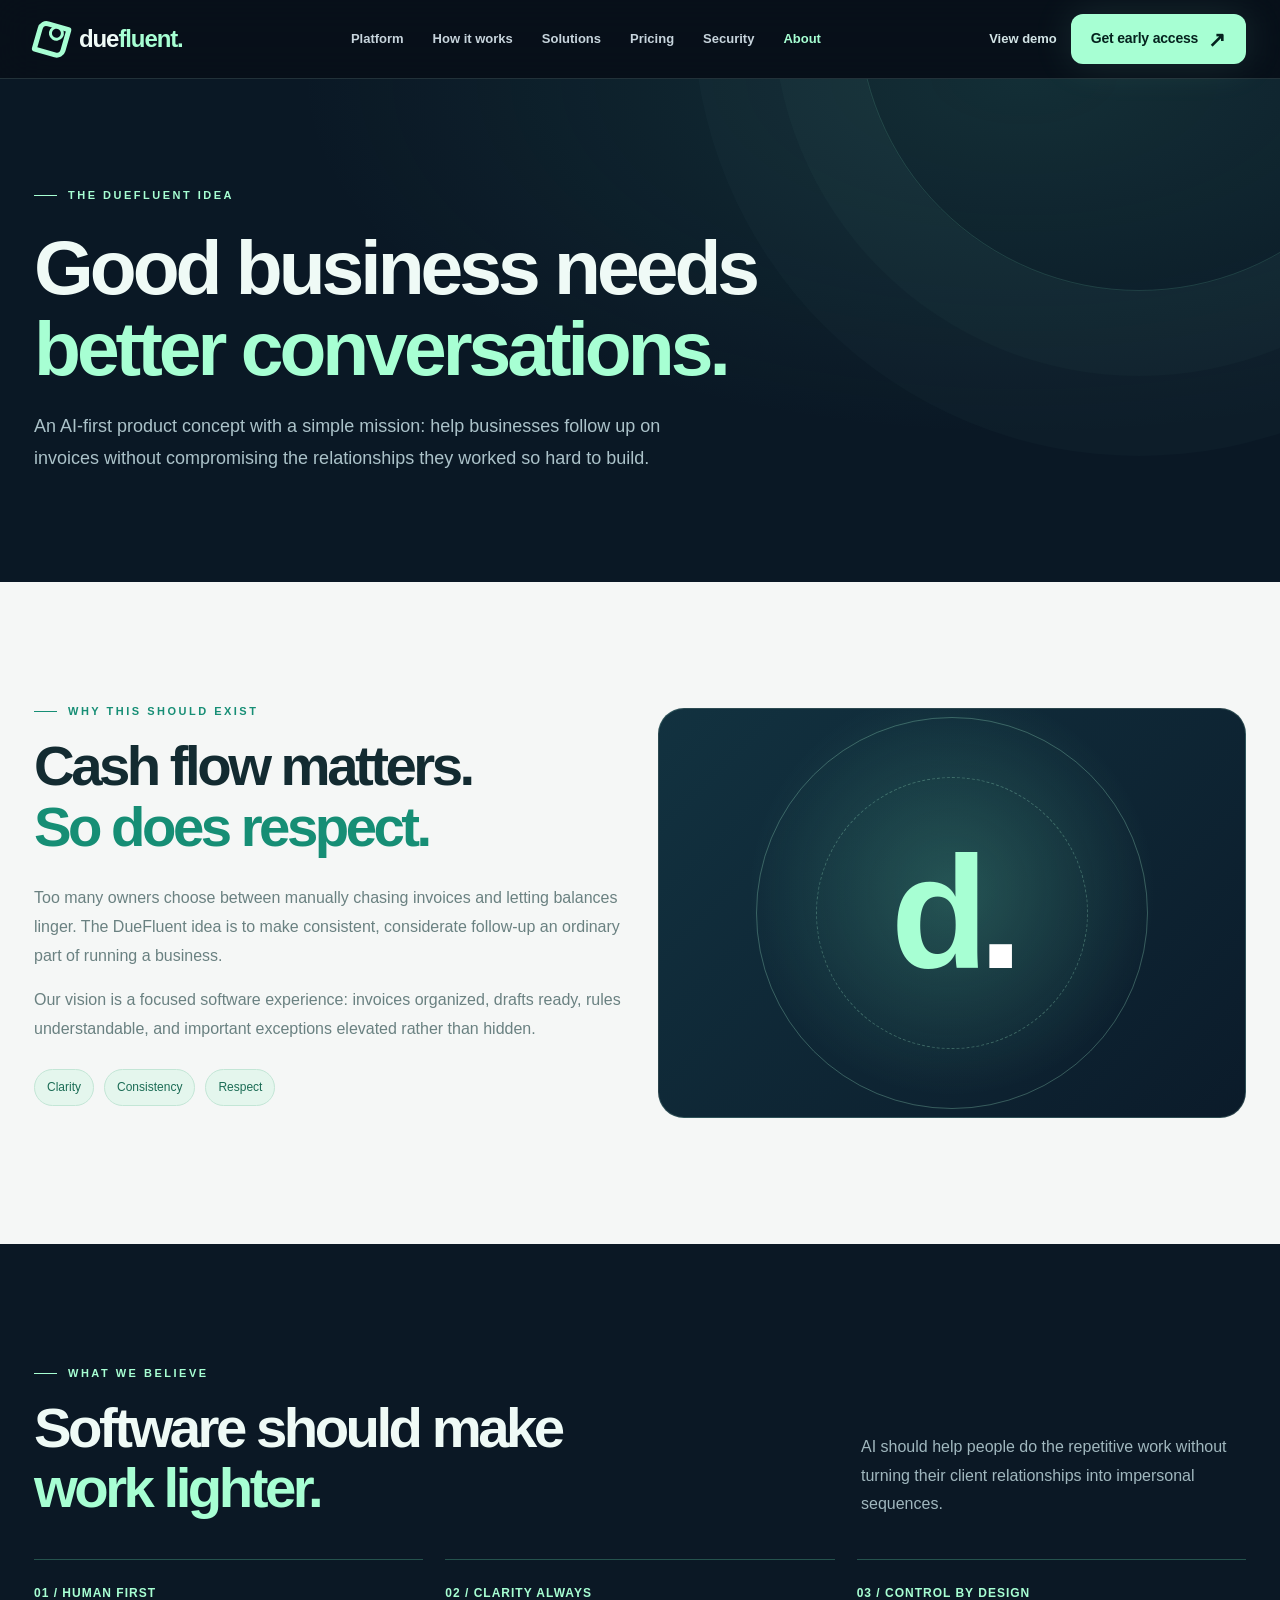
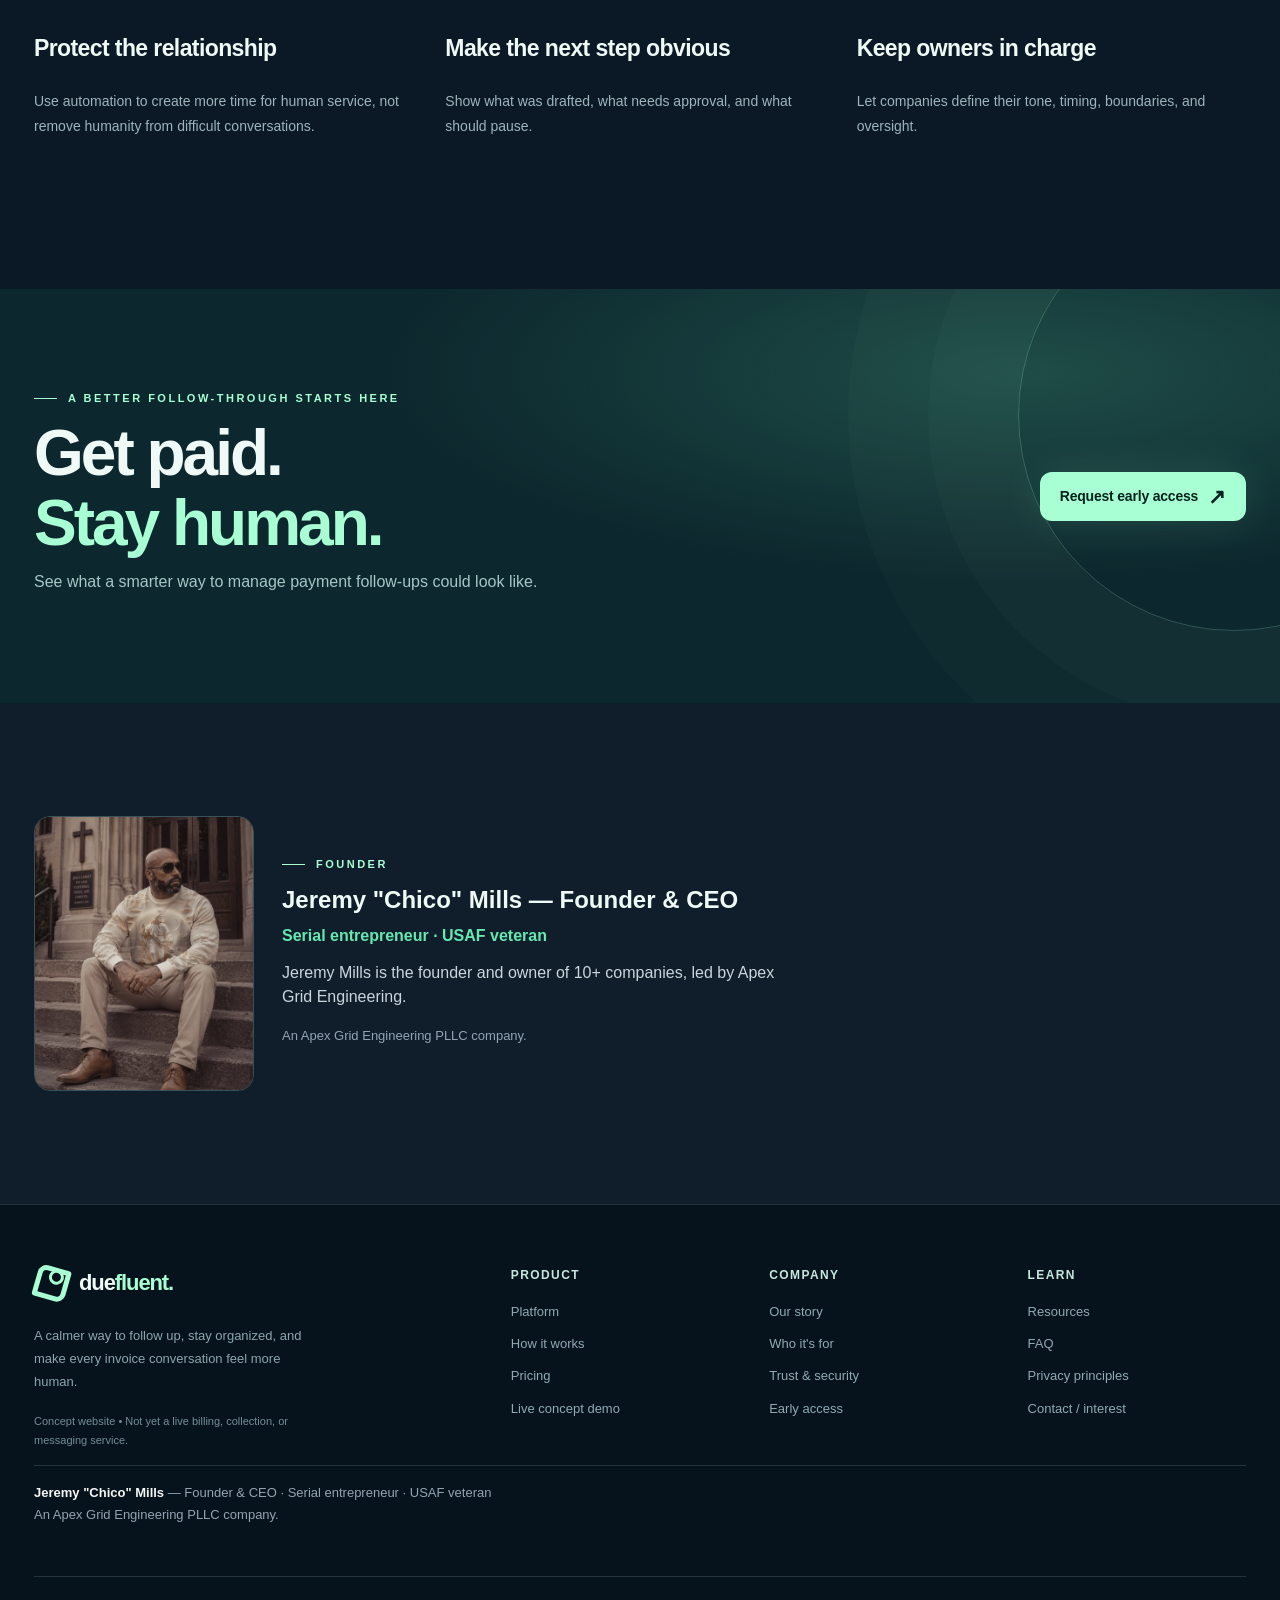
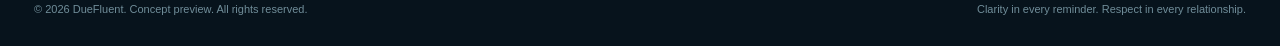
<file: about.html>
<!doctype html><html lang="en"><head><meta charset="utf-8"><meta name="viewport" content="width=device-width,initial-scale=1"><meta name="theme-color" content="#08121e"><meta name="description" content="Why DueFluent exists: better cash flow without sacrificing relationships."><meta property="og:type" content="website"><meta property="og:title" content="Our Story | DueFluent"><meta property="og:description" content="Why DueFluent exists: better cash flow without sacrificing relationships."><title>Our Story | DueFluent</title>
<link rel="canonical" href="https://duefluent.com/about.html"><style>:root{--ink:#080e1a;--navy:#091421;--navy2:#101e2c;--navy3:#162638;--cream:#f5f7f6;--paper:#fff;--muted:#92a4b4;--dark-text:#132b31;--mint:#a7ffd3;--mint2:#64e9b1;--aqua:#4fe3cd;--blue:#769bff;--lav:#c7baff;--border:rgba(180,230,223,.16);--shadow:0 30px 90px rgba(0,0,0,.35)}
*{box-sizing:border-box}html{scroll-behavior:smooth}body{margin:0;background:var(--ink);color:#effaf6;font:16px/1.55 Inter,ui-sans-serif,-apple-system,BlinkMacSystemFont,'Segoe UI',sans-serif;overflow-x:hidden}button,input,select,textarea{font:inherit}button{cursor:pointer}a{color:inherit;text-decoration:none}button:focus-visible,a:focus-visible,input:focus-visible,select:focus-visible,textarea:focus-visible{outline:3px solid var(--mint);outline-offset:4px}::selection{color:#08161a;background:var(--mint)}.container{width:min(1212px,calc(100% - 48px));margin:auto}.site-header{position:sticky;top:0;z-index:100;background:rgba(8,17,27,.85);backdrop-filter:blur(22px);border-bottom:1px solid var(--border)}.topbar{height:78px;display:flex;align-items:center;justify-content:space-between;gap:20px}.brand{display:inline-flex;align-items:center;gap:11px;font-size:24px;letter-spacing:-1.1px;font-weight:790;white-space:nowrap}.brand b{color:var(--mint);font-weight:790}.brand-mark{height:34px;width:34px;position:relative;display:grid;place-items:center;transform:rotate(-12deg)}.brand-mark:before{content:"";position:absolute;width:23px;height:23px;border:5px solid var(--mint);border-radius:9px 3px 9px 3px;transform:rotate(28deg)}.brand-mark:after{content:"";position:absolute;width:9px;height:9px;background:var(--ink);border:3px solid var(--mint);border-radius:100%;transform:translate(6px,-5px)}.nav{display:flex;align-items:center;gap:29px}.nav a{font-size:13px;font-weight:650;color:#c7d4dc;transition:color .2s}.nav a:hover,.nav a.active{color:var(--mint)}.actions{display:flex;align-items:center;gap:14px}.mini-link{font-size:13px;font-weight:650;color:#d3e4e6}.btn{border:0;display:inline-flex;align-items:center;justify-content:center;gap:10px;border-radius:12px;padding:14px 20px;font-weight:760;font-size:14px;letter-spacing:-.2px;transition:transform .2s,background .2s,box-shadow .2s;white-space:nowrap}.btn:hover{transform:translateY(-2px)}.btn-primary{background:var(--mint);color:#05221e;box-shadow:0 0 42px rgba(167,255,211,.12)}.btn-primary:hover{background:#cbffe7;box-shadow:0 0 46px rgba(167,255,211,.27)}.btn-ghost{border:1px solid rgba(223,255,246,.24);background:rgba(255,255,255,.055);color:#f4fffb}.btn-light{background:#102c2d;color:var(--mint)}.btn-arrow{font-size:21px;line-height:1}.mobile-toggle{display:none;background:transparent;border:1px solid var(--border);color:#fff;border-radius:10px;padding:9px 12px;font-size:21px}.announcement{display:flex;align-items:center;justify-content:center;gap:9px;padding:11px 20px;background:linear-gradient(90deg,#112d30,#15212f,#112d30);font-size:12px;color:#d4e7df;border-bottom:1px solid var(--border)}.announcement strong{color:var(--mint)}.dot{height:7px;width:7px;border-radius:100%;display:inline-block;background:var(--mint);box-shadow:0 0 15px var(--mint)}.hero{position:relative;isolation:isolate;min-height:690px;padding:94px 0 115px;overflow:hidden;background:radial-gradient(ellipse at 75% 39%,rgba(56,120,124,.22),transparent 49%),radial-gradient(ellipse at 10% -10%,rgba(92,111,192,.16),transparent 45%),#08121e}.hero:after,.dark-grid:after{content:"";position:absolute;inset:0;pointer-events:none;z-index:-1;background-image:linear-gradient(rgba(149,202,206,.038) 1px,transparent 1px),linear-gradient(90deg,rgba(149,202,206,.038) 1px,transparent 1px);background-size:74px 74px;mask-image:linear-gradient(90deg,transparent 6%,#000 78%)}.hero:before{content:"";position:absolute;right:-170px;top:-180px;width:800px;height:800px;border:1px solid rgba(161,245,211,.10);border-radius:50%;box-shadow:0 0 0 96px rgba(119,226,183,.025),0 0 0 210px rgba(119,226,183,.02);pointer-events:none}.hero-grid{display:grid;grid-template-columns:1.02fr .98fr;align-items:center;gap:43px;position:relative}.eyebrow{font-size:11px;font-weight:850;letter-spacing:2.5px;text-transform:uppercase;color:var(--mint);display:inline-flex;align-items:center;gap:11px}.eyebrow:before{content:"";height:1px;width:23px;background:var(--mint)}h1,h2,h3,h4,p{margin-top:0}h1{font-size:clamp(57px,6.2vw,99px);line-height:.975;letter-spacing:-6.2px;font-weight:810;margin:29px 0 26px}h1 em,h2 em{font-style:normal;color:var(--mint)}.hero p{max-width:520px;font-size:18px;line-height:1.75;color:#b1c5cf}.hero-buttons{display:flex;gap:12px;flex-wrap:wrap;margin-top:33px}.hero-micro{display:flex;gap:25px;margin-top:37px;align-items:center;flex-wrap:wrap}.hero-micro span{display:flex;align-items:center;gap:8px;color:#b1c2c9;font-size:12px}.hero-micro span:before{content:"✓";font-weight:900;color:var(--mint)}.dashboard-scene{position:relative;padding:60px 0 35px;perspective:1100px}.dash-panel{position:relative;z-index:2;background:linear-gradient(155deg,rgba(30,51,65,.96),rgba(11,25,37,.99));border:1px solid rgba(190,242,227,.19);border-radius:22px;box-shadow:0 40px 110px rgba(0,0,0,.55),inset 0 1px rgba(255,255,255,.08);padding:25px;transform:rotateY(-5deg) rotateX(2deg);overflow:hidden}.dash-panel:before{content:"";position:absolute;top:0;right:0;width:330px;height:240px;background:radial-gradient(ellipse,rgba(107,239,197,.10),transparent 70%);pointer-events:none}.dash-head{display:flex;align-items:center;justify-content:space-between;border-bottom:1px solid var(--border);padding-bottom:20px;margin-bottom:24px}.dash-logo{display:flex;align-items:center;gap:9px;font-size:14px;font-weight:760}.dash-smallmark{width:23px;height:23px;background:var(--mint);border-radius:7px;color:#072925;font-size:16px;text-align:center;line-height:23px}.dash-menu{color:#829aaa;font-size:10px;letter-spacing:.8px}.dash-statlabel{color:#91aab6;text-transform:uppercase;font-size:10px;font-weight:750;letter-spacing:1.5px}.dash-number{font-weight:780;font-size:41px;letter-spacing:-2px;line-height:1.3;margin:5px 0}.dash-pill{font-size:10px;color:#b9ffdc;background:rgba(121,236,178,.12);padding:5px 9px;border-radius:20px}.chart-svg{width:100%;height:162px;margin:19px 0 11px;overflow:visible}.dash-bottom{display:grid;grid-template-columns:1fr 1fr;gap:11px}.dash-tile{border:1px solid var(--border);background:rgba(255,255,255,.025);border-radius:12px;padding:13px}.dash-tile .v{font-size:22px;font-weight:800;letter-spacing:-.8px;margin-top:4px}.dash-tile .sub{color:#92aab6;font-size:10px}.floating-note{position:absolute;z-index:3;border-radius:14px;border:1px solid rgba(183,245,227,.30);background:rgba(22,45,49,.97);box-shadow:0 16px 48px rgba(0,0,0,.4);padding:15px 17px;display:flex;gap:12px;align-items:center;min-width:224px;animation:levitate 5s ease-in-out infinite}.floating-note.one{top:28px;right:-26px}.floating-note.two{bottom:9px;left:-62px;animation-delay:-2.5s}.note-icon{width:34px;height:34px;border-radius:10px;background:rgba(167,255,211,.16);display:grid;place-items:center;font-size:17px;color:var(--mint)}.floating-note .t{font-size:12px;font-weight:750}.floating-note .s{font-size:10px;color:#a4bdbb}.scene-glow{position:absolute;inset:15% 5%;filter:blur(70px);background:rgba(73,220,179,.16)}@keyframes levitate{0%,100%{transform:translateY(0)}50%{transform:translateY(-11px)}}.ticker{border-top:1px solid var(--border);border-bottom:1px solid var(--border);background:#0d1c28;padding:21px 0}.ticker-in{display:flex;gap:22px;align-items:center;justify-content:space-between;flex-wrap:wrap}.ticker-intro{font-size:11px;letter-spacing:1.8px;text-transform:uppercase;color:#6d8d9d;font-weight:700}.ticker-items{display:flex;gap:27px;align-items:center;flex-wrap:wrap}.ticker-items span{color:#beced5;font-size:13px;font-weight:680}.ticker-items span:before{content:'✦';margin-right:9px;color:var(--mint)}section.section{padding:113px 0}.section-light{background:var(--cream);color:var(--dark-text)}.section-soft{background:#eaf1ed;color:var(--dark-text)}.section-dark{background:#0b1825;color:#effaf6;position:relative}.section-head{display:flex;justify-content:space-between;gap:34px;align-items:end;margin-bottom:40px}.section-head h2,.section-title{font-size:clamp(37px,4.4vw,61px);letter-spacing:-3.5px;line-height:1.08;margin:16px 0 0;font-weight:800}.section-head p{max-width:385px;margin:0;color:#657a7a;line-height:1.8}.section-dark .section-head p{color:#a0b7be}.section-light .eyebrow,.section-soft .eyebrow{color:#168e75}.section-light .eyebrow:before,.section-soft .eyebrow:before{background:#168e75}.feature-grid{display:grid;grid-template-columns:repeat(3,1fr);gap:15px}.feature{padding:29px;background:#fff;border:1px solid #dce7e3;border-radius:19px;min-height:256px;transition:transform .2s,box-shadow .2s}.feature:hover{transform:translateY(-5px);box-shadow:0 20px 50px rgba(24,73,58,.10)}.ficon{width:47px;height:47px;display:grid;place-items:center;background:#e6f8ef;color:#126c59;border-radius:13px;font-size:22px;margin-bottom:21px}.feature h3{font-size:20px;letter-spacing:-.5px;margin-bottom:10px}.feature p{font-size:14px;color:#657a7a;line-height:1.75;margin:0}.split{display:grid;grid-template-columns:1fr 1fr;gap:65px;align-items:center}.muted{color:#6a8181;line-height:1.8}.muted-on-dark{color:#9bb4ba;line-height:1.8}.label-list{display:grid;gap:14px;margin-top:29px}.label-list div{display:flex;align-items:start;gap:13px;font-size:14px;line-height:1.65}.label-list i{width:25px;height:25px;border-radius:50%;background:#d5fae7;display:grid;place-items:center;font-style:normal;font-weight:900;font-size:12px;color:#126951;flex:none}.workflow-art{border-radius:22px;padding:26px;background:linear-gradient(145deg,#152e3b,#071822);border:1px solid rgba(166,248,221,.17);box-shadow:0 24px 65px rgba(1,27,30,.24)}.mail-card{background:#fafffd;border-radius:14px;padding:25px;color:#253e41;box-shadow:0 15px 30px rgba(0,0,0,.18)}.mail-head{display:flex;justify-content:space-between;align-items:center;font-size:11px;color:#68807e;border-bottom:1px solid #e5efec;padding-bottom:14px;margin-bottom:17px}.mail-label{background:#def5e9;color:#197b63;padding:5px 10px;border-radius:20px;font-size:10px;font-weight:800}.mail-card h3{font-size:19px;letter-spacing:-.6px}.mail-card p{font-size:13px;line-height:1.8;color:#607777}.signature{font-size:12px;font-weight:720;margin-top:24px}.steps{display:grid;grid-template-columns:repeat(3,1fr);gap:22px}.step{border-top:1px solid rgba(100,223,177,.29);padding:24px 0}.step .n{font-size:12px;color:var(--mint);letter-spacing:1px;font-weight:750;margin-bottom:28px}.step h3{font-size:23px;letter-spacing:-.6px}.step p{font-size:14px;color:#9db5bd;line-height:1.75}.demo-section{background:linear-gradient(135deg,#102537,#0a1b26);color:#f6fffb}.demo-shell{display:grid;grid-template-columns:230px 1fr;gap:0;border:1px solid rgba(193,242,226,.20);border-radius:23px;overflow:hidden;box-shadow:0 35px 90px rgba(0,0,0,.26)}.demo-sidebar{background:#0c1b28;padding:23px;border-right:1px solid rgba(193,242,226,.13)}.demo-sidebar .small{color:#8ba7b1;font-size:10px;letter-spacing:1.5px;font-weight:800;text-transform:uppercase;margin:18px 0}.demo-tab{border:1px solid transparent;background:transparent;color:#a7c1c9;border-radius:10px;padding:12px 13px;width:100%;text-align:left;font-size:13px;display:flex;align-items:center;gap:10px;margin-bottom:6px}.demo-tab.active{background:#183a3b;color:#d4ffe7;border-color:rgba(158,255,213,.17)}.demo-main{background:#122536;padding:30px;min-width:0}.demo-top{display:flex;justify-content:space-between;align-items:center;gap:12px;margin-bottom:20px;flex-wrap:wrap}.demo-top strong{font-size:22px;letter-spacing:-.7px}.live-chip{background:rgba(133,250,195,.10);border:1px solid rgba(133,250,195,.22);font-size:10px;color:#9df8ca;padding:7px 10px;border-radius:40px}.demo-columns{display:grid;grid-template-columns:1fr 1fr;gap:15px}.demo-card{border:1px solid rgba(169,216,217,.15);background:#152f3d;padding:22px;border-radius:14px;min-width:0}.demo-card label{font-size:10px;letter-spacing:1.2px;font-weight:850;color:#a5c2c6;text-transform:uppercase;display:block;margin-bottom:9px}.demo-card select{width:100%;padding:12px;background:#0c202c;border:1px solid rgba(193,255,221,.22);border-radius:8px;color:#effff9;font-size:13px}.demo-card textarea{background:#0d222e;border:1px solid rgba(193,255,221,.17);border-radius:10px;color:#e6f9f3;font-size:13px;padding:15px;width:100%;height:220px;resize:vertical;line-height:1.7}.demo-card .mini{color:#98b2b8;font-size:12px;margin:12px 0 0}.demo-actions{display:flex;gap:10px;flex-wrap:wrap;margin-top:16px}.demo-feedback{color:var(--mint);font-size:12px;min-height:22px;margin-top:13px}.callout{display:flex;gap:13px;align-items:start;padding:18px 21px;border-radius:12px;border:1px solid rgba(159,245,210,.2);background:rgba(145,243,201,.06);font-size:12px;color:#b4cdd1;margin-top:20px}.callout strong{color:#d7fff0}.price-grid{display:grid;grid-template-columns:repeat(3,1fr);gap:17px}.price-card{background:#fff;border:1px solid #d7e6df;border-radius:20px;padding:32px;position:relative;display:flex;flex-direction:column;gap:0}.price-card.popular{border:2px solid #1b9b77;box-shadow:0 18px 50px rgba(14,96,75,.12)}.price-card .tag{font-size:10px;font-weight:900;letter-spacing:1.5px;color:#27715b;text-transform:uppercase}.price-card h3{font-size:24px;letter-spacing:-.8px;margin:13px 0 7px}.price-card .price-desc{font-size:13px;color:#69817c;min-height:44px}.price-card .amount{font-size:52px;font-weight:810;letter-spacing:-2px;margin-top:15px}.amount small{font-size:14px;color:#7a908c;letter-spacing:0;font-weight:500}.price-card .features{padding:22px 0 27px;margin-top:22px;border-top:1px solid #e1ebe6;display:grid;gap:13px;flex:1}.price-card .features span{font-size:13px;color:#4c6962}.price-card .features span:before{content:'✓';margin-right:10px;color:#0d9a6a;font-weight:900}.price-card .btn{width:100%}.billing-toggle{display:flex;justify-content:end;align-items:center;gap:10px;margin-bottom:25px;font-size:13px;color:#5d7370}.switch{border:1px solid #c4d9cc;border-radius:100px;background:#dceee6;display:inline-flex;padding:4px;gap:3px}.switch button{background:none;color:#4d7368;border:0;border-radius:100px;padding:7px 12px;font-weight:750;font-size:12px}.switch button.selected{background:#123b32;color:#eafff7}.faq-grid{display:grid;grid-template-columns:1fr 1fr;gap:13px}.faq-grid details{border:1px solid #dae8df;background:#fff;border-radius:13px;padding:19px 20px}.faq-grid summary{font-weight:760;font-size:15px;cursor:pointer;list-style:none;display:flex;justify-content:space-between;gap:20px}.faq-grid summary:after{content:'+';color:#208265;font-size:21px}.faq-grid details[open] summary:after{content:'−'}.faq-grid p{color:#68817a;font-size:13px;line-height:1.8;margin:14px 0 0}.cta-section{background:radial-gradient(ellipse at 80% 20%,rgba(104,226,176,.2),transparent 45%),#0c272d;padding:93px 0;position:relative;overflow:hidden}.cta-section:before{content:'';position:absolute;right:-170px;top:-90px;width:430px;height:430px;border:1px solid rgba(171,255,211,.22);border-radius:50%;box-shadow:0 0 0 90px rgba(171,255,211,.02),0 0 0 170px rgba(171,255,211,.02)}.cta-inner{display:flex;align-items:center;justify-content:space-between;gap:35px;position:relative}.cta-inner h2{font-size:clamp(39px,5vw,69px);letter-spacing:-3px;line-height:1.08;margin:12px 0}.cta-inner p{color:#a5c7c5}.site-footer{background:#07131c;border-top:1px solid var(--border);padding:61px 0 28px}.footer-top{display:grid;grid-template-columns:2fr 1fr 1fr 1fr;gap:40px}.footer-top .brand{font-size:22px}.footer-top p{font-size:13px;color:#8ba6b0;max-width:280px;line-height:1.75;margin-top:18px}.footer-col h4{font-size:12px;letter-spacing:1.4px;color:#c6e8df;text-transform:uppercase;margin:0 0 18px}.footer-col a{display:block;color:#90aab5;font-size:13px;margin-bottom:12px}.footer-col a:hover{color:var(--mint)}.footer-bottom{border-top:1px solid var(--border);padding-top:24px;margin-top:48px;display:flex;justify-content:space-between;flex-wrap:wrap;gap:12px;color:#708d99;font-size:11px}.page-hero{position:relative;background:radial-gradient(ellipse at 80% 0,rgba(64,156,137,.17),transparent 50%),#0a1825;padding:100px 0 90px;overflow:hidden}.page-hero:after{content:"";position:absolute;width:560px;height:560px;border-radius:50%;right:-140px;top:-350px;border:1px solid rgba(141,253,214,.14);box-shadow:0 0 0 85px rgba(141,253,214,.022),0 0 0 165px rgba(141,253,214,.018);pointer-events:none}.page-hero h1{font-size:clamp(49px,6vw,83px);max-width:930px;margin:23px 0;line-height:1.05;letter-spacing:-4px}.page-hero p{max-width:650px;font-size:18px;color:#abc2c9;line-height:1.75}.page-hero .hero-buttons{margin-top:30px}.stat-row{display:grid;grid-template-columns:repeat(3,1fr);gap:20px;margin-top:37px}.stat-row>div{padding:27px;border:1px solid rgba(192,245,224,.16);background:rgba(255,255,255,.025);border-radius:16px}.stat-row strong{font-size:26px;letter-spacing:-1px;display:block}.stat-row span{font-size:12px;color:#91aeb7}.value-grid{display:grid;grid-template-columns:repeat(2,1fr);gap:17px}.value-card{border-radius:18px;padding:32px;background:#fff;border:1px solid #dce8e0}.value-card h3{font-size:22px;margin:16px 0 11px}.value-card p{color:#69827d;font-size:14px}.industry-grid{display:grid;grid-template-columns:repeat(3,1fr);gap:17px}.industry{padding:32px;border:1px solid #dce7df;background:#fff;border-radius:18px}.industry .ic{font-size:31px}.industry h3{font-size:21px;letter-spacing:-.6px;margin:16px 0 10px}.industry p{font-size:14px;color:#69807c;line-height:1.75}.process-lines{display:grid;grid-template-columns:repeat(2,1fr);gap:20px}.process-line{display:flex;gap:20px;padding:29px 0;border-top:1px solid #cbdad1}.process-line .digit{font-size:38px;color:#15916d;font-weight:800;line-height:1}.process-line h3{font-size:21px;margin-bottom:8px}.process-line p{font-size:14px;color:#66807a}.security-list{display:grid;grid-template-columns:1fr 1fr;gap:16px}.security-item{background:#fff;border:1px solid #dce9e2;border-radius:16px;padding:29px}.security-item h3{font-size:20px;margin:13px 0}.security-item p{font-size:14px;color:#68817a}.notice{border-left:3px solid #198b6f;background:#e6f4ed;padding:17px 20px;color:#315b50;border-radius:4px;font-size:13px;line-height:1.7}.founder-grid{display:grid;grid-template-columns:1fr 1fr;gap:35px;align-items:center}.mission-art{height:410px;display:flex;align-items:center;justify-content:center;position:relative;background:radial-gradient(circle at 50% 45%,rgba(112,236,187,.23),transparent 55%),linear-gradient(135deg,#123240,#0b1b2a);border-radius:26px;overflow:hidden;border:1px solid rgba(190,255,222,.17)}.mission-art .bigmark{font-size:160px;font-weight:850;color:var(--mint);letter-spacing:-10px}.mission-art:before,.mission-art:after{content:"";position:absolute;width:390px;height:390px;border:1px solid rgba(164,244,208,.28);border-radius:50%}.mission-art:after{width:270px;height:270px;border-style:dashed;animation:spin 30s linear infinite}@keyframes spin{to{transform:rotate(360deg)}}.form-grid{display:grid;grid-template-columns:1fr 1fr;gap:20px}.interest-form{background:#fff;color:#0e302c;border-radius:20px;padding:30px;box-shadow:0 28px 70px rgba(0,0,0,.16)}.interest-form label{font-size:12px;font-weight:790;display:block;margin:0 0 9px}.interest-form input,.interest-form select,.interest-form textarea{width:100%;border:1px solid #cfe1d9;background:#f7faf8;color:#133e36;border-radius:10px;padding:13px 14px;outline:0;margin-bottom:20px}.interest-form input:focus,.interest-form select:focus,.interest-form textarea:focus{border-color:#218b6d;box-shadow:0 0 0 3px rgba(70,193,149,.13)}.interest-form textarea{height:90px}.interest-form .btn{width:100%}.fineprint{font-size:11px;line-height:1.6;color:#6e8780;margin:13px 0 0}.success-box{border-radius:11px;background:#e5faef;border:1px solid #b8e6d0;padding:15px;color:#136548;font-size:13px;display:none;margin-top:14px}.success-box.show{display:block}.local-entries{margin-top:15px;font-size:12px;color:#9bb9b4}.chip-row{display:flex;flex-wrap:wrap;gap:10px;margin:25px 0}.chip{padding:8px 12px;border:1px solid rgba(176,250,212,.25);border-radius:30px;color:#bcdfd2;background:rgba(154,239,206,.06);font-size:12px}.divider-line{height:1px;background:#d8e7df;margin:35px 0}.story-quote{background:#103131;padding:38px;border-radius:18px;color:#d2f8e5;font-size:24px;line-height:1.5;letter-spacing:-.5px}.toast{position:fixed;right:22px;bottom:22px;background:#b6ffdb;color:#0b2c21;border:1px solid #d2ffe9;border-radius:13px;padding:15px 21px;box-shadow:0 14px 50px rgba(0,0,0,.35);font-size:13px;font-weight:760;z-index:200;transform:translateY(90px);opacity:0;transition:.3s;pointer-events:none}.toast.show{opacity:1;transform:translateY(0)}.top-mini{margin-top:25px;font-size:12px;color:#9bb3b9}.top-mini strong{color:#cbfbe2}.long-text{font-size:15px;color:#617975;line-height:1.9;max-width:820px}.long-text h3{color:#15332c;margin:27px 0 10px}.long-text p{margin-bottom:20px}.tagline-note{color:#718983;font-size:12px;margin-top:19px}.desktop-hide{display:none}@media(max-width:1080px){.nav{gap:14px}.nav a{font-size:12px}.hero-grid{grid-template-columns:1fr 1fr;gap:20px}.floating-note.one{right:-10px}.floating-note.two{left:-10px}h1{font-size:71px;letter-spacing:-4px}}@media(max-width:900px){.topbar{height:70px}.mobile-toggle{display:block}.nav{display:none;position:absolute;left:0;right:0;top:69px;background:#0c1c29;border-bottom:1px solid var(--border);padding:21px 24px;flex-direction:column;align-items:stretch;gap:17px}.nav.open{display:flex}.nav a{font-size:15px}.actions .mini-link{display:none}.actions .btn{display:none}.hero{padding:68px 0 95px}.hero-grid{grid-template-columns:1fr}.hero-copy{max-width:700px}.dashboard-scene{width:min(600px,100%);margin:auto}.feature-grid,.industry-grid,.price-grid{grid-template-columns:repeat(2,1fr)}.split{gap:30px}.footer-top{grid-template-columns:2fr 1fr 1fr}.footer-top .footer-col:last-child{grid-column:2}.demo-shell{grid-template-columns:1fr}.demo-sidebar{display:flex;flex-wrap:wrap;gap:8px;padding:14px}.demo-sidebar .small{display:none}.demo-tab{width:auto;margin:0}.demo-sidebar .brand{display:none}}@media(max-width:620px){.container{width:min(100% - 32px,1212px)}.brand{font-size:22px}h1{font-size:clamp(52px,14vw,73px);letter-spacing:-3.8px}.hero p,.page-hero p{font-size:16px}.hero{padding-top:55px}.dash-panel{padding:17px;transform:none}.dash-number{font-size:34px}.floating-note{min-width:unset;padding:10px 12px}.floating-note.one{right:-4px;top:22px}.floating-note.two{bottom:-3px;left:-4px}.floating-note .t{font-size:10px}.floating-note .s{font-size:9px}.note-icon{width:28px;height:28px}.ticker-in{justify-content:start}.ticker-items{gap:13px}.ticker-items span{font-size:11px}section.section{padding:70px 0}.section-head{display:block}.section-head p{margin-top:20px}.section-head h2,.section-title{font-size:clamp(37px,10vw,49px);letter-spacing:-2.3px}.feature-grid,.industry-grid,.price-grid,.split,.faq-grid,.value-grid,.process-lines,.security-list,.founder-grid,.form-grid,.demo-columns,.stat-row{grid-template-columns:1fr}.feature{min-height:auto}.cta-inner{display:block}.cta-inner .btn{margin-top:18px}.footer-top{grid-template-columns:1fr 1fr;gap:28px}.footer-top>div:first-child{grid-column:1/-1}.footer-top .footer-col:last-child{grid-column:auto}.page-hero{padding:75px 0}.page-hero h1{font-size:clamp(45px,12vw,65px);letter-spacing:-3px}.demo-main{padding:19px}.demo-sidebar{padding:12px}.demo-tab{font-size:12px;padding:9px}.price-card{padding:26px}.brand-mark{width:28px}.hero-micro{gap:13px}.hero-micro span{font-size:11px}.workflow-art{padding:13px}.mail-card{padding:16px}.mission-art{height:310px}.footer-bottom{margin-top:30px}.announcement{font-size:10px;text-align:center}}
@media(prefers-reduced-motion:reduce){*,*:before,*:after{scroll-behavior:auto!important;animation:none!important;transition:none!important}}
</style></head><body><header class="site-header"><div class="container topbar"><a href="index.html" aria-label="DueFluent Home" class="brand"><span class="brand-mark" aria-hidden="true"></span><span>due<b>fluent</b><span style="color:var(--mint)">.</span></span></a><nav class="nav" id="mainNav" aria-label="Main navigation"><a href="platform.html" class="" aria-current="false">Platform</a><a href="how-it-works.html" class="" aria-current="false">How it works</a><a href="solutions.html" class="" aria-current="false">Solutions</a><a href="pricing.html" class="" aria-current="false">Pricing</a><a href="security.html" class="" aria-current="false">Security</a><a href="about.html" class="active" aria-current="page">About</a></nav><div class="actions"><a class="mini-link" href="platform.html#demo">View demo</a><a class="btn btn-primary" href="early-access.html">Get early access <span class=btn-arrow aria-hidden=true>↗</span></a></div><button class="mobile-toggle" id="mobileToggle" aria-controls="mainNav" aria-expanded="false" aria-label="Open navigation">☰</button></div></header><main><div class="page-hero"><div class="container"><div class="eyebrow">The DueFluent idea</div><h1>Good business needs<br/><em>better conversations.</em></h1><p>An AI-first product concept with a simple mission: help businesses follow up on invoices without compromising the relationships they worked so hard to build.</p></div></div><section class="section section-light"><div class="container founder-grid"><div><div class="eyebrow">Why this should exist</div><h2 class="section-title">Cash flow matters.<br/><em style="color:#168e75">So does respect.</em></h2><p class="muted" style="margin-top:26px">Too many owners choose between manually chasing invoices and letting balances linger. The DueFluent idea is to make consistent, considerate follow-up an ordinary part of running a business.</p><p class="muted">Our vision is a focused software experience: invoices organized, drafts ready, rules understandable, and important exceptions elevated rather than hidden.</p><div class="chip-row"><span class="chip" style="background:#e4f6ed;color:#1b6c55;border-color:#c3e6d6">Clarity</span><span class="chip" style="background:#e4f6ed;color:#1b6c55;border-color:#c3e6d6">Consistency</span><span class="chip" style="background:#e4f6ed;color:#1b6c55;border-color:#c3e6d6">Respect</span></div></div><div class="mission-art" aria-label="Abstract DueFluent brand visual"><div class="bigmark">d<span style="color:#fff">.</span></div></div></div></section><section class="section section-dark"><div class="container"><div class="section-head"><div><div class="eyebrow">What we believe</div><h2>Software should make<br/><em>work lighter.</em></h2></div><p>AI should help people do the repetitive work without turning their client relationships into impersonal sequences.</p></div><div class="steps"><article class="step"><div class="n">01 / HUMAN FIRST</div><h3>Protect the relationship</h3><p>Use automation to create more time for human service, not remove humanity from difficult conversations.</p></article><article class="step"><div class="n">02 / CLARITY ALWAYS</div><h3>Make the next step obvious</h3><p>Show what was drafted, what needs approval, and what should pause.</p></article><article class="step"><div class="n">03 / CONTROL BY DESIGN</div><h3>Keep owners in charge</h3><p>Let companies define their tone, timing, boundaries, and oversight.</p></article></div></div></section><section class="cta-section"><div class="container cta-inner"><div><div class="eyebrow">A better follow-through starts here</div><h2>Get paid.<br/><em style="color:var(--mint);font-style:normal">Stay human.</em></h2><p>See what a smarter way to manage payment follow-ups could look like.</p></div><a class="btn btn-primary" href="early-access.html">Request early access <span class=btn-arrow aria-hidden=true>↗</span></a></div></section><section class="section" style="background:#101e2c"><div class="container" style="display:flex;gap:28px;align-items:center;flex-wrap:wrap"><img src="assets/jeremy-mills-founder.webp" alt="Jeremy Mills, Founder and CEO" style="width:220px;max-width:60vw;border-radius:16px;border:1px solid rgba(180,230,223,.25)"/><div style="flex:1;min-width:260px"><div class="eyebrow">Founder</div><h2 style="margin:8px 0 6px"><a href="https://apexgrideng.com/about" style="color:inherit;text-decoration:none">Jeremy "Chico" Mills</a> — Founder &amp; CEO</h2><p style="color:#64e9b1;font-weight:600;margin:0 0 12px">Serial entrepreneur · USAF veteran</p><p style="color:#c9d6dd;max-width:56ch">Jeremy Mills is the founder and owner of 10+ companies, led by Apex Grid Engineering.</p><p style="color:#92a4b4;font-size:13px;margin-top:14px">An Apex Grid Engineering PLLC company.</p></div></div></section></main><footer class="site-footer"><div class="container"><div class="footer-top"><div><a href="index.html" class="brand"><span class="brand-mark"></span><span>due<b>fluent</b><span style="color:var(--mint)">.</span></span></a><p>A calmer way to follow up, stay organized, and make every invoice conversation feel more human.</p><p style="font-size:11px;color:#738e98">Concept website • Not yet a live billing, collection, or messaging service.</p></div><div class="footer-col"><h4>Product</h4><a href="platform.html">Platform</a><a href="how-it-works.html">How it works</a><a href="pricing.html">Pricing</a><a href="platform.html#demo">Live concept demo</a></div><div class="footer-col"><h4>Company</h4><a href="about.html">Our story</a><a href="solutions.html">Who it's for</a><a href="security.html">Trust & security</a><a href="early-access.html">Early access</a></div><div class="footer-col"><h4>Learn</h4><a href="resources.html">Resources</a><a href="resources.html#faq">FAQ</a><a href="security.html">Privacy principles</a><a href="early-access.html">Contact / interest</a></div></div><div class="founder-strip" style="border-top:1px solid rgba(180,230,223,.16);padding:16px 0 2px;margin-top:4px;font-size:13px;color:#92a4b4;line-height:1.7"><a href="https://apexgrideng.com/about" style="color:#f5f7f6;font-weight:700;text-decoration:none">Jeremy "Chico" Mills</a> — Founder &amp; CEO · Serial entrepreneur · USAF veteran<br/>An Apex Grid Engineering PLLC company.</div><div class="footer-bottom"><span>© 2026 DueFluent. Concept preview. All rights reserved.</span><span>Clarity in every reminder. Respect in every relationship.</span></div></div></footer><div id="toast" class="toast" role="status" aria-live="polite"></div><script>(()=>{'use strict';
 const $=(s,r=document)=>r.querySelector(s), $$=(s,r=document)=>[...r.querySelectorAll(s)];
 const menu=$('#mobileToggle'),nav=$('#mainNav');if(menu&&nav){menu.addEventListener('click',()=>{let on=nav.classList.toggle('open');menu.setAttribute('aria-expanded',String(on));menu.textContent=on?'✕':'☰'});}
 const toast=(t)=>{let n=$('#toast');if(!n)return;n.textContent=t;n.classList.add('show');clearTimeout(window.__toastTimer);window.__toastTimer=setTimeout(()=>n.classList.remove('show'),3400)};
 $$('.bill-switch').forEach(btn=>btn.addEventListener('click',()=>{let yearly=btn.dataset.bill==='year';$$('.bill-switch').forEach(b=>b.classList.toggle('selected',b===btn));$$('[data-price-month]').forEach(e=>{e.textContent='$'+(yearly?e.dataset.priceYear:e.dataset.priceMonth)});$$('[data-billing-note]').forEach(e=>e.textContent=yearly?'per month, billed annually':'per month, billed monthly');}));
 const messages={
 gentle:{subject:'A friendly check-in on invoice {number}',body:'Hi {client},\n\nHope your week is going well! Just checking in on invoice {number} for {amount}, due {due}.\n\nIf payment is already on its way, please disregard this note. Otherwise, let me know if you need a fresh copy of the invoice.\n\nThanks so much,\nYour team'},
 direct:{subject:'Payment reminder: invoice {number}',body:'Hi {client},\n\nThis is a reminder that invoice {number} for {amount} was due {due}.\n\nPlease share an update on payment timing or let us know if there is anything you need from us to process it.\n\nThank you,\nAccounts receivable'},
 firm:{subject:'Action requested: outstanding invoice {number}',body:'Hello {client},\n\nOur records show invoice {number} for {amount}, due {due}, remains outstanding.\n\nPlease confirm a payment date or contact us to resolve any discrepancy. If you have already paid, reply with the payment details so we can update our records.\n\nRegards,\nBilling team'}};
 const invoices={north:{client:'Northstar Studio',amount:'$4,800',number:'DF-1042',due:'October 25'},oak:{client:'Oak & Olive',amount:'$1,250',number:'DF-1048',due:'October 28'},tandem:{client:'Tandem Works',amount:'$7,600',number:'DF-1051',due:'October 19'}};
 function renderDemo(){let c=$('#demoClient'),tone=$('#demoTone'),out=$('#demoMessage'),sub=$('#demoSubject');if(!c||!tone||!out)return;let i=invoices[c.value]||invoices.north;let m=messages[tone.value]||messages.gentle;let fill=x=>x.replaceAll('{client}',i.client).replaceAll('{amount}',i.amount).replaceAll('{number}',i.number).replaceAll('{due}',i.due);if(sub)sub.textContent=fill(m.subject);out.value=fill(m.body);}
 $('#demoClient')?.addEventListener('change',renderDemo);$('#demoTone')?.addEventListener('change',renderDemo);
 $('#demoGenerate')?.addEventListener('click',()=>{renderDemo();toast('Sample message generated — no email was sent.');});
 $('#demoSimulate')?.addEventListener('click',()=>{renderDemo();let feedback=$('#demoFeedback');if(feedback)feedback.textContent='✓ Simulation complete: draft prepared, approval checkpoint reached. No message was sent.';toast('Preview workflow simulated successfully.');});
 $('#demoCopy')?.addEventListener('click',async()=>{let s=($('#demoSubject')?.textContent||'')+'\n\n'+($('#demoMessage')?.value||'');try{await navigator.clipboard.writeText(s);toast('Sample reminder copied to clipboard.');}catch(e){let t=$('#demoMessage');if(t){t.focus();t.select();toast('Text selected — use Copy on your device.');}}});renderDemo();
 const form=$('#interestForm');if(form){const key='duefluent.preview-interest.v1';let entries=[];try{entries=JSON.parse(localStorage.getItem(key)||'[]');if(!Array.isArray(entries))entries=[]}catch(e){};const renderCount=()=>{let el=$('#entryCount');if(el)el.textContent=entries.length+' entry'+(entries.length===1?'':'ies')+' stored in this browser (demo only).'};renderCount();form.addEventListener('submit',e=>{e.preventDefault();if(!form.reportValidity())return;let data=new FormData(form);let item={date:new Date().toISOString(),name:String(data.get('name')||''),email:String(data.get('email')||''),company:String(data.get('company')||''),role:String(data.get('role')||''),volume:String(data.get('volume')||''),notes:String(data.get('notes')||'')};entries.push(item);try{localStorage.setItem(key,JSON.stringify(entries))}catch(e){toast('Browser storage is unavailable. Export this entry using your own workflow.');return}let success=$('#formSuccess');if(success){success.classList.add('show');success.textContent='Saved in this browser only. This is a website concept, so your request has NOT been sent to DueFluent. Muse must connect the form to a secure CRM or database before launch.'}form.reset();renderCount();});$('#exportEntries')?.addEventListener('click',()=>{if(!entries.length){toast('No demo entries are saved yet.');return}let fields=['date','name','email','company','role','volume','notes'];const csv=[fields.join(','),...entries.map(r=>fields.map(f=>'"'+String(r[f]||'').replaceAll('"','""')+'"').join(','))].join('\r\n');let a=document.createElement('a'),url=URL.createObjectURL(new Blob([csv],{type:'text/csv;charset=utf-8'}));a.href=url;a.download='duefluent-local-preview-entries.csv';a.click();setTimeout(()=>URL.revokeObjectURL(url),1000);toast('Local demo entries exported.');});}
 $$('[data-demo-jump]').forEach(a=>a.addEventListener('click',()=>{if(a.getAttribute('href')?.includes('#demo'))setTimeout(()=>$('#demoClient')?.focus({preventScroll:true}),350)}));
})();
</script></body></html>
</file>
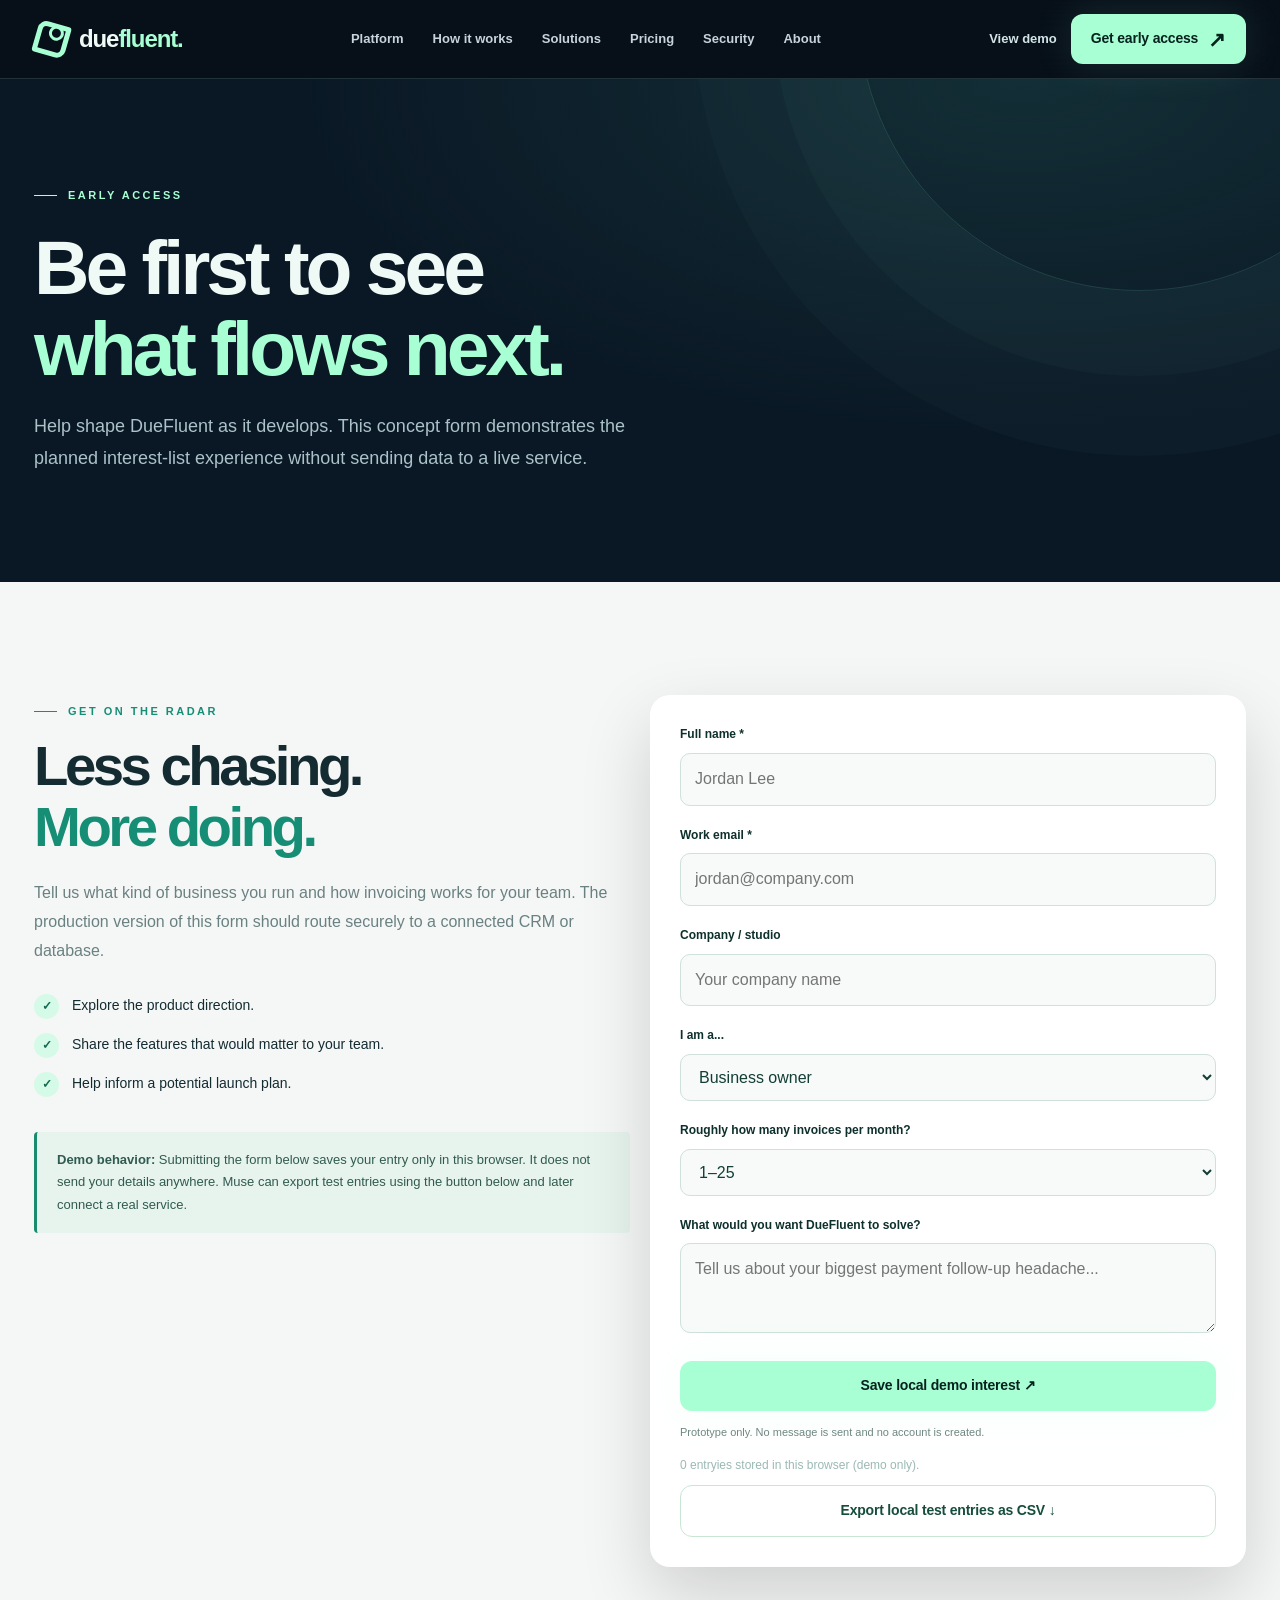
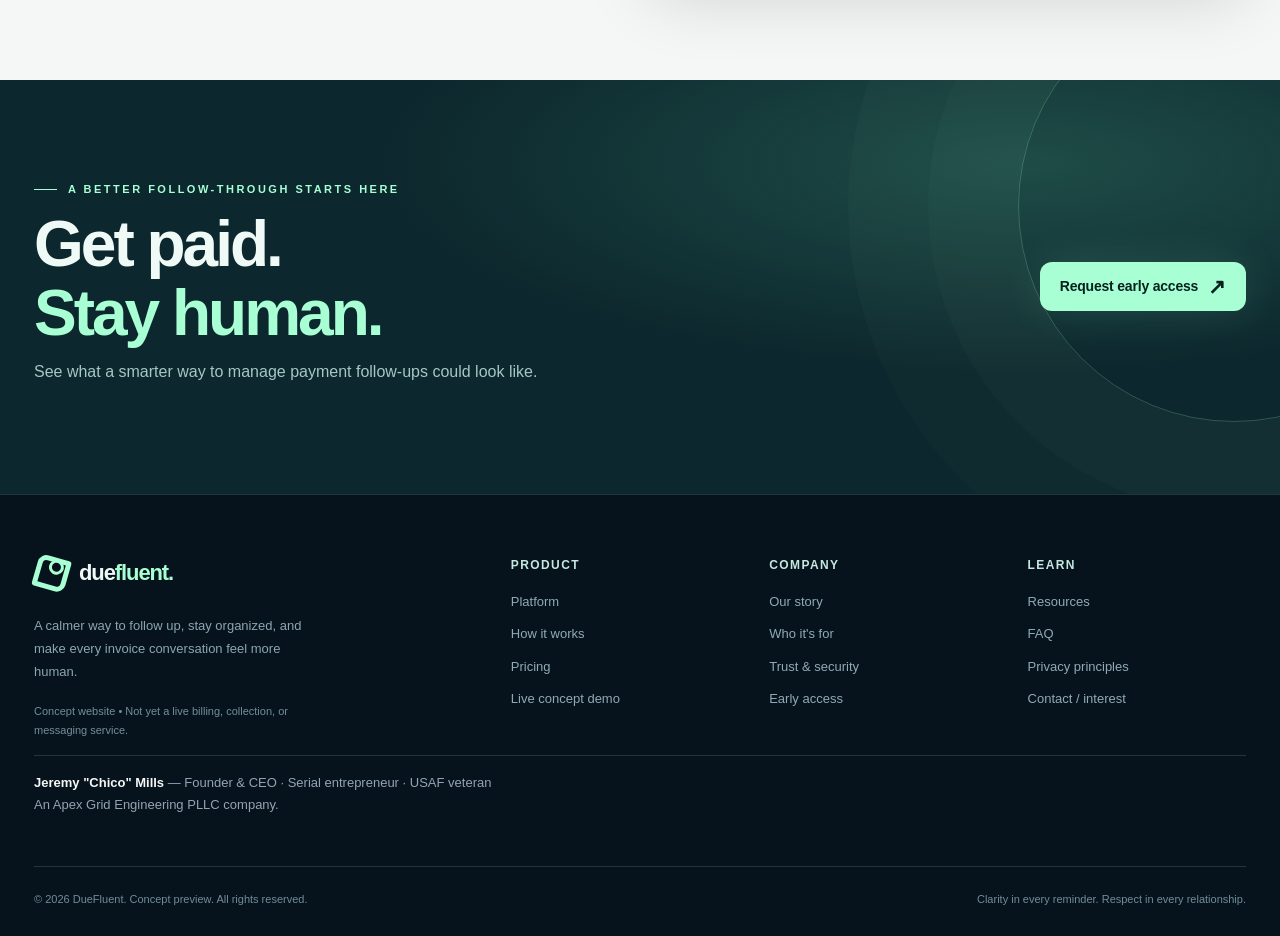
<file: early-access.html>
<!doctype html><html lang="en"><head><meta charset="utf-8"><meta name="viewport" content="width=device-width,initial-scale=1"><meta name="theme-color" content="#08121e"><meta name="description" content="Preview the DueFluent early-interest experience. Prototype form only; no submission to a server."><meta property="og:type" content="website"><meta property="og:title" content="Early Access Preview | DueFluent"><meta property="og:description" content="Preview the DueFluent early-interest experience. Prototype form only; no submission to a server."><title>Early Access Preview | DueFluent</title>
<link rel="canonical" href="https://duefluent.com/early-access.html"><style>:root{--ink:#080e1a;--navy:#091421;--navy2:#101e2c;--navy3:#162638;--cream:#f5f7f6;--paper:#fff;--muted:#92a4b4;--dark-text:#132b31;--mint:#a7ffd3;--mint2:#64e9b1;--aqua:#4fe3cd;--blue:#769bff;--lav:#c7baff;--border:rgba(180,230,223,.16);--shadow:0 30px 90px rgba(0,0,0,.35)}
*{box-sizing:border-box}html{scroll-behavior:smooth}body{margin:0;background:var(--ink);color:#effaf6;font:16px/1.55 Inter,ui-sans-serif,-apple-system,BlinkMacSystemFont,'Segoe UI',sans-serif;overflow-x:hidden}button,input,select,textarea{font:inherit}button{cursor:pointer}a{color:inherit;text-decoration:none}button:focus-visible,a:focus-visible,input:focus-visible,select:focus-visible,textarea:focus-visible{outline:3px solid var(--mint);outline-offset:4px}::selection{color:#08161a;background:var(--mint)}.container{width:min(1212px,calc(100% - 48px));margin:auto}.site-header{position:sticky;top:0;z-index:100;background:rgba(8,17,27,.85);backdrop-filter:blur(22px);border-bottom:1px solid var(--border)}.topbar{height:78px;display:flex;align-items:center;justify-content:space-between;gap:20px}.brand{display:inline-flex;align-items:center;gap:11px;font-size:24px;letter-spacing:-1.1px;font-weight:790;white-space:nowrap}.brand b{color:var(--mint);font-weight:790}.brand-mark{height:34px;width:34px;position:relative;display:grid;place-items:center;transform:rotate(-12deg)}.brand-mark:before{content:"";position:absolute;width:23px;height:23px;border:5px solid var(--mint);border-radius:9px 3px 9px 3px;transform:rotate(28deg)}.brand-mark:after{content:"";position:absolute;width:9px;height:9px;background:var(--ink);border:3px solid var(--mint);border-radius:100%;transform:translate(6px,-5px)}.nav{display:flex;align-items:center;gap:29px}.nav a{font-size:13px;font-weight:650;color:#c7d4dc;transition:color .2s}.nav a:hover,.nav a.active{color:var(--mint)}.actions{display:flex;align-items:center;gap:14px}.mini-link{font-size:13px;font-weight:650;color:#d3e4e6}.btn{border:0;display:inline-flex;align-items:center;justify-content:center;gap:10px;border-radius:12px;padding:14px 20px;font-weight:760;font-size:14px;letter-spacing:-.2px;transition:transform .2s,background .2s,box-shadow .2s;white-space:nowrap}.btn:hover{transform:translateY(-2px)}.btn-primary{background:var(--mint);color:#05221e;box-shadow:0 0 42px rgba(167,255,211,.12)}.btn-primary:hover{background:#cbffe7;box-shadow:0 0 46px rgba(167,255,211,.27)}.btn-ghost{border:1px solid rgba(223,255,246,.24);background:rgba(255,255,255,.055);color:#f4fffb}.btn-light{background:#102c2d;color:var(--mint)}.btn-arrow{font-size:21px;line-height:1}.mobile-toggle{display:none;background:transparent;border:1px solid var(--border);color:#fff;border-radius:10px;padding:9px 12px;font-size:21px}.announcement{display:flex;align-items:center;justify-content:center;gap:9px;padding:11px 20px;background:linear-gradient(90deg,#112d30,#15212f,#112d30);font-size:12px;color:#d4e7df;border-bottom:1px solid var(--border)}.announcement strong{color:var(--mint)}.dot{height:7px;width:7px;border-radius:100%;display:inline-block;background:var(--mint);box-shadow:0 0 15px var(--mint)}.hero{position:relative;isolation:isolate;min-height:690px;padding:94px 0 115px;overflow:hidden;background:radial-gradient(ellipse at 75% 39%,rgba(56,120,124,.22),transparent 49%),radial-gradient(ellipse at 10% -10%,rgba(92,111,192,.16),transparent 45%),#08121e}.hero:after,.dark-grid:after{content:"";position:absolute;inset:0;pointer-events:none;z-index:-1;background-image:linear-gradient(rgba(149,202,206,.038) 1px,transparent 1px),linear-gradient(90deg,rgba(149,202,206,.038) 1px,transparent 1px);background-size:74px 74px;mask-image:linear-gradient(90deg,transparent 6%,#000 78%)}.hero:before{content:"";position:absolute;right:-170px;top:-180px;width:800px;height:800px;border:1px solid rgba(161,245,211,.10);border-radius:50%;box-shadow:0 0 0 96px rgba(119,226,183,.025),0 0 0 210px rgba(119,226,183,.02);pointer-events:none}.hero-grid{display:grid;grid-template-columns:1.02fr .98fr;align-items:center;gap:43px;position:relative}.eyebrow{font-size:11px;font-weight:850;letter-spacing:2.5px;text-transform:uppercase;color:var(--mint);display:inline-flex;align-items:center;gap:11px}.eyebrow:before{content:"";height:1px;width:23px;background:var(--mint)}h1,h2,h3,h4,p{margin-top:0}h1{font-size:clamp(57px,6.2vw,99px);line-height:.975;letter-spacing:-6.2px;font-weight:810;margin:29px 0 26px}h1 em,h2 em{font-style:normal;color:var(--mint)}.hero p{max-width:520px;font-size:18px;line-height:1.75;color:#b1c5cf}.hero-buttons{display:flex;gap:12px;flex-wrap:wrap;margin-top:33px}.hero-micro{display:flex;gap:25px;margin-top:37px;align-items:center;flex-wrap:wrap}.hero-micro span{display:flex;align-items:center;gap:8px;color:#b1c2c9;font-size:12px}.hero-micro span:before{content:"✓";font-weight:900;color:var(--mint)}.dashboard-scene{position:relative;padding:60px 0 35px;perspective:1100px}.dash-panel{position:relative;z-index:2;background:linear-gradient(155deg,rgba(30,51,65,.96),rgba(11,25,37,.99));border:1px solid rgba(190,242,227,.19);border-radius:22px;box-shadow:0 40px 110px rgba(0,0,0,.55),inset 0 1px rgba(255,255,255,.08);padding:25px;transform:rotateY(-5deg) rotateX(2deg);overflow:hidden}.dash-panel:before{content:"";position:absolute;top:0;right:0;width:330px;height:240px;background:radial-gradient(ellipse,rgba(107,239,197,.10),transparent 70%);pointer-events:none}.dash-head{display:flex;align-items:center;justify-content:space-between;border-bottom:1px solid var(--border);padding-bottom:20px;margin-bottom:24px}.dash-logo{display:flex;align-items:center;gap:9px;font-size:14px;font-weight:760}.dash-smallmark{width:23px;height:23px;background:var(--mint);border-radius:7px;color:#072925;font-size:16px;text-align:center;line-height:23px}.dash-menu{color:#829aaa;font-size:10px;letter-spacing:.8px}.dash-statlabel{color:#91aab6;text-transform:uppercase;font-size:10px;font-weight:750;letter-spacing:1.5px}.dash-number{font-weight:780;font-size:41px;letter-spacing:-2px;line-height:1.3;margin:5px 0}.dash-pill{font-size:10px;color:#b9ffdc;background:rgba(121,236,178,.12);padding:5px 9px;border-radius:20px}.chart-svg{width:100%;height:162px;margin:19px 0 11px;overflow:visible}.dash-bottom{display:grid;grid-template-columns:1fr 1fr;gap:11px}.dash-tile{border:1px solid var(--border);background:rgba(255,255,255,.025);border-radius:12px;padding:13px}.dash-tile .v{font-size:22px;font-weight:800;letter-spacing:-.8px;margin-top:4px}.dash-tile .sub{color:#92aab6;font-size:10px}.floating-note{position:absolute;z-index:3;border-radius:14px;border:1px solid rgba(183,245,227,.30);background:rgba(22,45,49,.97);box-shadow:0 16px 48px rgba(0,0,0,.4);padding:15px 17px;display:flex;gap:12px;align-items:center;min-width:224px;animation:levitate 5s ease-in-out infinite}.floating-note.one{top:28px;right:-26px}.floating-note.two{bottom:9px;left:-62px;animation-delay:-2.5s}.note-icon{width:34px;height:34px;border-radius:10px;background:rgba(167,255,211,.16);display:grid;place-items:center;font-size:17px;color:var(--mint)}.floating-note .t{font-size:12px;font-weight:750}.floating-note .s{font-size:10px;color:#a4bdbb}.scene-glow{position:absolute;inset:15% 5%;filter:blur(70px);background:rgba(73,220,179,.16)}@keyframes levitate{0%,100%{transform:translateY(0)}50%{transform:translateY(-11px)}}.ticker{border-top:1px solid var(--border);border-bottom:1px solid var(--border);background:#0d1c28;padding:21px 0}.ticker-in{display:flex;gap:22px;align-items:center;justify-content:space-between;flex-wrap:wrap}.ticker-intro{font-size:11px;letter-spacing:1.8px;text-transform:uppercase;color:#6d8d9d;font-weight:700}.ticker-items{display:flex;gap:27px;align-items:center;flex-wrap:wrap}.ticker-items span{color:#beced5;font-size:13px;font-weight:680}.ticker-items span:before{content:'✦';margin-right:9px;color:var(--mint)}section.section{padding:113px 0}.section-light{background:var(--cream);color:var(--dark-text)}.section-soft{background:#eaf1ed;color:var(--dark-text)}.section-dark{background:#0b1825;color:#effaf6;position:relative}.section-head{display:flex;justify-content:space-between;gap:34px;align-items:end;margin-bottom:40px}.section-head h2,.section-title{font-size:clamp(37px,4.4vw,61px);letter-spacing:-3.5px;line-height:1.08;margin:16px 0 0;font-weight:800}.section-head p{max-width:385px;margin:0;color:#657a7a;line-height:1.8}.section-dark .section-head p{color:#a0b7be}.section-light .eyebrow,.section-soft .eyebrow{color:#168e75}.section-light .eyebrow:before,.section-soft .eyebrow:before{background:#168e75}.feature-grid{display:grid;grid-template-columns:repeat(3,1fr);gap:15px}.feature{padding:29px;background:#fff;border:1px solid #dce7e3;border-radius:19px;min-height:256px;transition:transform .2s,box-shadow .2s}.feature:hover{transform:translateY(-5px);box-shadow:0 20px 50px rgba(24,73,58,.10)}.ficon{width:47px;height:47px;display:grid;place-items:center;background:#e6f8ef;color:#126c59;border-radius:13px;font-size:22px;margin-bottom:21px}.feature h3{font-size:20px;letter-spacing:-.5px;margin-bottom:10px}.feature p{font-size:14px;color:#657a7a;line-height:1.75;margin:0}.split{display:grid;grid-template-columns:1fr 1fr;gap:65px;align-items:center}.muted{color:#6a8181;line-height:1.8}.muted-on-dark{color:#9bb4ba;line-height:1.8}.label-list{display:grid;gap:14px;margin-top:29px}.label-list div{display:flex;align-items:start;gap:13px;font-size:14px;line-height:1.65}.label-list i{width:25px;height:25px;border-radius:50%;background:#d5fae7;display:grid;place-items:center;font-style:normal;font-weight:900;font-size:12px;color:#126951;flex:none}.workflow-art{border-radius:22px;padding:26px;background:linear-gradient(145deg,#152e3b,#071822);border:1px solid rgba(166,248,221,.17);box-shadow:0 24px 65px rgba(1,27,30,.24)}.mail-card{background:#fafffd;border-radius:14px;padding:25px;color:#253e41;box-shadow:0 15px 30px rgba(0,0,0,.18)}.mail-head{display:flex;justify-content:space-between;align-items:center;font-size:11px;color:#68807e;border-bottom:1px solid #e5efec;padding-bottom:14px;margin-bottom:17px}.mail-label{background:#def5e9;color:#197b63;padding:5px 10px;border-radius:20px;font-size:10px;font-weight:800}.mail-card h3{font-size:19px;letter-spacing:-.6px}.mail-card p{font-size:13px;line-height:1.8;color:#607777}.signature{font-size:12px;font-weight:720;margin-top:24px}.steps{display:grid;grid-template-columns:repeat(3,1fr);gap:22px}.step{border-top:1px solid rgba(100,223,177,.29);padding:24px 0}.step .n{font-size:12px;color:var(--mint);letter-spacing:1px;font-weight:750;margin-bottom:28px}.step h3{font-size:23px;letter-spacing:-.6px}.step p{font-size:14px;color:#9db5bd;line-height:1.75}.demo-section{background:linear-gradient(135deg,#102537,#0a1b26);color:#f6fffb}.demo-shell{display:grid;grid-template-columns:230px 1fr;gap:0;border:1px solid rgba(193,242,226,.20);border-radius:23px;overflow:hidden;box-shadow:0 35px 90px rgba(0,0,0,.26)}.demo-sidebar{background:#0c1b28;padding:23px;border-right:1px solid rgba(193,242,226,.13)}.demo-sidebar .small{color:#8ba7b1;font-size:10px;letter-spacing:1.5px;font-weight:800;text-transform:uppercase;margin:18px 0}.demo-tab{border:1px solid transparent;background:transparent;color:#a7c1c9;border-radius:10px;padding:12px 13px;width:100%;text-align:left;font-size:13px;display:flex;align-items:center;gap:10px;margin-bottom:6px}.demo-tab.active{background:#183a3b;color:#d4ffe7;border-color:rgba(158,255,213,.17)}.demo-main{background:#122536;padding:30px;min-width:0}.demo-top{display:flex;justify-content:space-between;align-items:center;gap:12px;margin-bottom:20px;flex-wrap:wrap}.demo-top strong{font-size:22px;letter-spacing:-.7px}.live-chip{background:rgba(133,250,195,.10);border:1px solid rgba(133,250,195,.22);font-size:10px;color:#9df8ca;padding:7px 10px;border-radius:40px}.demo-columns{display:grid;grid-template-columns:1fr 1fr;gap:15px}.demo-card{border:1px solid rgba(169,216,217,.15);background:#152f3d;padding:22px;border-radius:14px;min-width:0}.demo-card label{font-size:10px;letter-spacing:1.2px;font-weight:850;color:#a5c2c6;text-transform:uppercase;display:block;margin-bottom:9px}.demo-card select{width:100%;padding:12px;background:#0c202c;border:1px solid rgba(193,255,221,.22);border-radius:8px;color:#effff9;font-size:13px}.demo-card textarea{background:#0d222e;border:1px solid rgba(193,255,221,.17);border-radius:10px;color:#e6f9f3;font-size:13px;padding:15px;width:100%;height:220px;resize:vertical;line-height:1.7}.demo-card .mini{color:#98b2b8;font-size:12px;margin:12px 0 0}.demo-actions{display:flex;gap:10px;flex-wrap:wrap;margin-top:16px}.demo-feedback{color:var(--mint);font-size:12px;min-height:22px;margin-top:13px}.callout{display:flex;gap:13px;align-items:start;padding:18px 21px;border-radius:12px;border:1px solid rgba(159,245,210,.2);background:rgba(145,243,201,.06);font-size:12px;color:#b4cdd1;margin-top:20px}.callout strong{color:#d7fff0}.price-grid{display:grid;grid-template-columns:repeat(3,1fr);gap:17px}.price-card{background:#fff;border:1px solid #d7e6df;border-radius:20px;padding:32px;position:relative;display:flex;flex-direction:column;gap:0}.price-card.popular{border:2px solid #1b9b77;box-shadow:0 18px 50px rgba(14,96,75,.12)}.price-card .tag{font-size:10px;font-weight:900;letter-spacing:1.5px;color:#27715b;text-transform:uppercase}.price-card h3{font-size:24px;letter-spacing:-.8px;margin:13px 0 7px}.price-card .price-desc{font-size:13px;color:#69817c;min-height:44px}.price-card .amount{font-size:52px;font-weight:810;letter-spacing:-2px;margin-top:15px}.amount small{font-size:14px;color:#7a908c;letter-spacing:0;font-weight:500}.price-card .features{padding:22px 0 27px;margin-top:22px;border-top:1px solid #e1ebe6;display:grid;gap:13px;flex:1}.price-card .features span{font-size:13px;color:#4c6962}.price-card .features span:before{content:'✓';margin-right:10px;color:#0d9a6a;font-weight:900}.price-card .btn{width:100%}.billing-toggle{display:flex;justify-content:end;align-items:center;gap:10px;margin-bottom:25px;font-size:13px;color:#5d7370}.switch{border:1px solid #c4d9cc;border-radius:100px;background:#dceee6;display:inline-flex;padding:4px;gap:3px}.switch button{background:none;color:#4d7368;border:0;border-radius:100px;padding:7px 12px;font-weight:750;font-size:12px}.switch button.selected{background:#123b32;color:#eafff7}.faq-grid{display:grid;grid-template-columns:1fr 1fr;gap:13px}.faq-grid details{border:1px solid #dae8df;background:#fff;border-radius:13px;padding:19px 20px}.faq-grid summary{font-weight:760;font-size:15px;cursor:pointer;list-style:none;display:flex;justify-content:space-between;gap:20px}.faq-grid summary:after{content:'+';color:#208265;font-size:21px}.faq-grid details[open] summary:after{content:'−'}.faq-grid p{color:#68817a;font-size:13px;line-height:1.8;margin:14px 0 0}.cta-section{background:radial-gradient(ellipse at 80% 20%,rgba(104,226,176,.2),transparent 45%),#0c272d;padding:93px 0;position:relative;overflow:hidden}.cta-section:before{content:'';position:absolute;right:-170px;top:-90px;width:430px;height:430px;border:1px solid rgba(171,255,211,.22);border-radius:50%;box-shadow:0 0 0 90px rgba(171,255,211,.02),0 0 0 170px rgba(171,255,211,.02)}.cta-inner{display:flex;align-items:center;justify-content:space-between;gap:35px;position:relative}.cta-inner h2{font-size:clamp(39px,5vw,69px);letter-spacing:-3px;line-height:1.08;margin:12px 0}.cta-inner p{color:#a5c7c5}.site-footer{background:#07131c;border-top:1px solid var(--border);padding:61px 0 28px}.footer-top{display:grid;grid-template-columns:2fr 1fr 1fr 1fr;gap:40px}.footer-top .brand{font-size:22px}.footer-top p{font-size:13px;color:#8ba6b0;max-width:280px;line-height:1.75;margin-top:18px}.footer-col h4{font-size:12px;letter-spacing:1.4px;color:#c6e8df;text-transform:uppercase;margin:0 0 18px}.footer-col a{display:block;color:#90aab5;font-size:13px;margin-bottom:12px}.footer-col a:hover{color:var(--mint)}.footer-bottom{border-top:1px solid var(--border);padding-top:24px;margin-top:48px;display:flex;justify-content:space-between;flex-wrap:wrap;gap:12px;color:#708d99;font-size:11px}.page-hero{position:relative;background:radial-gradient(ellipse at 80% 0,rgba(64,156,137,.17),transparent 50%),#0a1825;padding:100px 0 90px;overflow:hidden}.page-hero:after{content:"";position:absolute;width:560px;height:560px;border-radius:50%;right:-140px;top:-350px;border:1px solid rgba(141,253,214,.14);box-shadow:0 0 0 85px rgba(141,253,214,.022),0 0 0 165px rgba(141,253,214,.018);pointer-events:none}.page-hero h1{font-size:clamp(49px,6vw,83px);max-width:930px;margin:23px 0;line-height:1.05;letter-spacing:-4px}.page-hero p{max-width:650px;font-size:18px;color:#abc2c9;line-height:1.75}.page-hero .hero-buttons{margin-top:30px}.stat-row{display:grid;grid-template-columns:repeat(3,1fr);gap:20px;margin-top:37px}.stat-row>div{padding:27px;border:1px solid rgba(192,245,224,.16);background:rgba(255,255,255,.025);border-radius:16px}.stat-row strong{font-size:26px;letter-spacing:-1px;display:block}.stat-row span{font-size:12px;color:#91aeb7}.value-grid{display:grid;grid-template-columns:repeat(2,1fr);gap:17px}.value-card{border-radius:18px;padding:32px;background:#fff;border:1px solid #dce8e0}.value-card h3{font-size:22px;margin:16px 0 11px}.value-card p{color:#69827d;font-size:14px}.industry-grid{display:grid;grid-template-columns:repeat(3,1fr);gap:17px}.industry{padding:32px;border:1px solid #dce7df;background:#fff;border-radius:18px}.industry .ic{font-size:31px}.industry h3{font-size:21px;letter-spacing:-.6px;margin:16px 0 10px}.industry p{font-size:14px;color:#69807c;line-height:1.75}.process-lines{display:grid;grid-template-columns:repeat(2,1fr);gap:20px}.process-line{display:flex;gap:20px;padding:29px 0;border-top:1px solid #cbdad1}.process-line .digit{font-size:38px;color:#15916d;font-weight:800;line-height:1}.process-line h3{font-size:21px;margin-bottom:8px}.process-line p{font-size:14px;color:#66807a}.security-list{display:grid;grid-template-columns:1fr 1fr;gap:16px}.security-item{background:#fff;border:1px solid #dce9e2;border-radius:16px;padding:29px}.security-item h3{font-size:20px;margin:13px 0}.security-item p{font-size:14px;color:#68817a}.notice{border-left:3px solid #198b6f;background:#e6f4ed;padding:17px 20px;color:#315b50;border-radius:4px;font-size:13px;line-height:1.7}.founder-grid{display:grid;grid-template-columns:1fr 1fr;gap:35px;align-items:center}.mission-art{height:410px;display:flex;align-items:center;justify-content:center;position:relative;background:radial-gradient(circle at 50% 45%,rgba(112,236,187,.23),transparent 55%),linear-gradient(135deg,#123240,#0b1b2a);border-radius:26px;overflow:hidden;border:1px solid rgba(190,255,222,.17)}.mission-art .bigmark{font-size:160px;font-weight:850;color:var(--mint);letter-spacing:-10px}.mission-art:before,.mission-art:after{content:"";position:absolute;width:390px;height:390px;border:1px solid rgba(164,244,208,.28);border-radius:50%}.mission-art:after{width:270px;height:270px;border-style:dashed;animation:spin 30s linear infinite}@keyframes spin{to{transform:rotate(360deg)}}.form-grid{display:grid;grid-template-columns:1fr 1fr;gap:20px}.interest-form{background:#fff;color:#0e302c;border-radius:20px;padding:30px;box-shadow:0 28px 70px rgba(0,0,0,.16)}.interest-form label{font-size:12px;font-weight:790;display:block;margin:0 0 9px}.interest-form input,.interest-form select,.interest-form textarea{width:100%;border:1px solid #cfe1d9;background:#f7faf8;color:#133e36;border-radius:10px;padding:13px 14px;outline:0;margin-bottom:20px}.interest-form input:focus,.interest-form select:focus,.interest-form textarea:focus{border-color:#218b6d;box-shadow:0 0 0 3px rgba(70,193,149,.13)}.interest-form textarea{height:90px}.interest-form .btn{width:100%}.fineprint{font-size:11px;line-height:1.6;color:#6e8780;margin:13px 0 0}.success-box{border-radius:11px;background:#e5faef;border:1px solid #b8e6d0;padding:15px;color:#136548;font-size:13px;display:none;margin-top:14px}.success-box.show{display:block}.local-entries{margin-top:15px;font-size:12px;color:#9bb9b4}.chip-row{display:flex;flex-wrap:wrap;gap:10px;margin:25px 0}.chip{padding:8px 12px;border:1px solid rgba(176,250,212,.25);border-radius:30px;color:#bcdfd2;background:rgba(154,239,206,.06);font-size:12px}.divider-line{height:1px;background:#d8e7df;margin:35px 0}.story-quote{background:#103131;padding:38px;border-radius:18px;color:#d2f8e5;font-size:24px;line-height:1.5;letter-spacing:-.5px}.toast{position:fixed;right:22px;bottom:22px;background:#b6ffdb;color:#0b2c21;border:1px solid #d2ffe9;border-radius:13px;padding:15px 21px;box-shadow:0 14px 50px rgba(0,0,0,.35);font-size:13px;font-weight:760;z-index:200;transform:translateY(90px);opacity:0;transition:.3s;pointer-events:none}.toast.show{opacity:1;transform:translateY(0)}.top-mini{margin-top:25px;font-size:12px;color:#9bb3b9}.top-mini strong{color:#cbfbe2}.long-text{font-size:15px;color:#617975;line-height:1.9;max-width:820px}.long-text h3{color:#15332c;margin:27px 0 10px}.long-text p{margin-bottom:20px}.tagline-note{color:#718983;font-size:12px;margin-top:19px}.desktop-hide{display:none}@media(max-width:1080px){.nav{gap:14px}.nav a{font-size:12px}.hero-grid{grid-template-columns:1fr 1fr;gap:20px}.floating-note.one{right:-10px}.floating-note.two{left:-10px}h1{font-size:71px;letter-spacing:-4px}}@media(max-width:900px){.topbar{height:70px}.mobile-toggle{display:block}.nav{display:none;position:absolute;left:0;right:0;top:69px;background:#0c1c29;border-bottom:1px solid var(--border);padding:21px 24px;flex-direction:column;align-items:stretch;gap:17px}.nav.open{display:flex}.nav a{font-size:15px}.actions .mini-link{display:none}.actions .btn{display:none}.hero{padding:68px 0 95px}.hero-grid{grid-template-columns:1fr}.hero-copy{max-width:700px}.dashboard-scene{width:min(600px,100%);margin:auto}.feature-grid,.industry-grid,.price-grid{grid-template-columns:repeat(2,1fr)}.split{gap:30px}.footer-top{grid-template-columns:2fr 1fr 1fr}.footer-top .footer-col:last-child{grid-column:2}.demo-shell{grid-template-columns:1fr}.demo-sidebar{display:flex;flex-wrap:wrap;gap:8px;padding:14px}.demo-sidebar .small{display:none}.demo-tab{width:auto;margin:0}.demo-sidebar .brand{display:none}}@media(max-width:620px){.container{width:min(100% - 32px,1212px)}.brand{font-size:22px}h1{font-size:clamp(52px,14vw,73px);letter-spacing:-3.8px}.hero p,.page-hero p{font-size:16px}.hero{padding-top:55px}.dash-panel{padding:17px;transform:none}.dash-number{font-size:34px}.floating-note{min-width:unset;padding:10px 12px}.floating-note.one{right:-4px;top:22px}.floating-note.two{bottom:-3px;left:-4px}.floating-note .t{font-size:10px}.floating-note .s{font-size:9px}.note-icon{width:28px;height:28px}.ticker-in{justify-content:start}.ticker-items{gap:13px}.ticker-items span{font-size:11px}section.section{padding:70px 0}.section-head{display:block}.section-head p{margin-top:20px}.section-head h2,.section-title{font-size:clamp(37px,10vw,49px);letter-spacing:-2.3px}.feature-grid,.industry-grid,.price-grid,.split,.faq-grid,.value-grid,.process-lines,.security-list,.founder-grid,.form-grid,.demo-columns,.stat-row{grid-template-columns:1fr}.feature{min-height:auto}.cta-inner{display:block}.cta-inner .btn{margin-top:18px}.footer-top{grid-template-columns:1fr 1fr;gap:28px}.footer-top>div:first-child{grid-column:1/-1}.footer-top .footer-col:last-child{grid-column:auto}.page-hero{padding:75px 0}.page-hero h1{font-size:clamp(45px,12vw,65px);letter-spacing:-3px}.demo-main{padding:19px}.demo-sidebar{padding:12px}.demo-tab{font-size:12px;padding:9px}.price-card{padding:26px}.brand-mark{width:28px}.hero-micro{gap:13px}.hero-micro span{font-size:11px}.workflow-art{padding:13px}.mail-card{padding:16px}.mission-art{height:310px}.footer-bottom{margin-top:30px}.announcement{font-size:10px;text-align:center}}
@media(prefers-reduced-motion:reduce){*,*:before,*:after{scroll-behavior:auto!important;animation:none!important;transition:none!important}}
</style></head><body><header class="site-header"><div class="container topbar"><a href="index.html" aria-label="DueFluent Home" class="brand"><span class="brand-mark" aria-hidden="true"></span><span>due<b>fluent</b><span style="color:var(--mint)">.</span></span></a><nav class="nav" id="mainNav" aria-label="Main navigation"><a href="platform.html" class="" aria-current="false">Platform</a><a href="how-it-works.html" class="" aria-current="false">How it works</a><a href="solutions.html" class="" aria-current="false">Solutions</a><a href="pricing.html" class="" aria-current="false">Pricing</a><a href="security.html" class="" aria-current="false">Security</a><a href="about.html" class="" aria-current="false">About</a></nav><div class="actions"><a class="mini-link" href="platform.html#demo">View demo</a><a class="btn btn-primary" href="early-access.html">Get early access <span class=btn-arrow aria-hidden=true>↗</span></a></div><button class="mobile-toggle" id="mobileToggle" aria-controls="mainNav" aria-expanded="false" aria-label="Open navigation">☰</button></div></header><main><div class="page-hero"><div class="container"><div class="eyebrow">Early access</div><h1>Be first to see<br/><em>what flows next.</em></h1><p>Help shape DueFluent as it develops. This concept form demonstrates the planned interest-list experience without sending data to a live service.</p></div></div><section class="section section-light"><div class="container form-grid"><div><div class="eyebrow">Get on the radar</div><h2 class="section-title">Less chasing.<br/><em style="color:#168e75">More doing.</em></h2><p class="muted" style="margin-top:21px">Tell us what kind of business you run and how invoicing works for your team. The production version of this form should route securely to a connected CRM or database.</p><div class="label-list"><div><i>✓</i> Explore the product direction.</div><div><i>✓</i> Share the features that would matter to your team.</div><div><i>✓</i> Help inform a potential launch plan.</div></div><div class="notice" style="margin-top:35px"><strong>Demo behavior:</strong> Submitting the form below saves your entry only in this browser. It does not send your details anywhere. Muse can export test entries using the button below and later connect a real service.</div></div><form id="interestForm" class="interest-form"><label for="name">Full name *</label><input id="name" name="name" autocomplete="name" placeholder="Jordan Lee" required maxlength="100"/><label for="email">Work email *</label><input type="email" id="email" name="email" autocomplete="email" placeholder="jordan@company.com" required maxlength="180"/><label for="company">Company / studio</label><input id="company" name="company" autocomplete="organization" placeholder="Your company name" maxlength="130"/><label for="role">I am a...</label><select name="role" id="role"><option value="Business owner">Business owner</option><option value="Finance or operations lead">Finance or operations lead</option><option value="Freelancer">Freelancer</option><option value="Other">Other</option></select><label for="volume">Roughly how many invoices per month?</label><select name="volume" id="volume"><option value="1–25">1–25</option><option value="26–100">26–100</option><option value="101–500">101–500</option><option value="500+">500+</option></select><label for="notes">What would you want DueFluent to solve?</label><textarea id="notes" name="notes" placeholder="Tell us about your biggest payment follow-up headache..." maxlength="1500"></textarea><button class="btn btn-primary" type="submit">Save local demo interest ↗</button><p class="fineprint">Prototype only. No message is sent and no account is created.</p><div class="success-box" id="formSuccess" role="status"></div><div class="local-entries" id="entryCount">0 entries stored in this browser (demo only).</div><button class="btn btn-ghost" style="color:#164d3d;border-color:#c9e6d5;margin-top:10px;width:100%" type="button" id="exportEntries">Export local test entries as CSV ↓</button></form></div></section><section class="cta-section"><div class="container cta-inner"><div><div class="eyebrow">A better follow-through starts here</div><h2>Get paid.<br/><em style="color:var(--mint);font-style:normal">Stay human.</em></h2><p>See what a smarter way to manage payment follow-ups could look like.</p></div><a class="btn btn-primary" href="early-access.html">Request early access <span class=btn-arrow aria-hidden=true>↗</span></a></div></section></main><footer class="site-footer"><div class="container"><div class="footer-top"><div><a href="index.html" class="brand"><span class="brand-mark"></span><span>due<b>fluent</b><span style="color:var(--mint)">.</span></span></a><p>A calmer way to follow up, stay organized, and make every invoice conversation feel more human.</p><p style="font-size:11px;color:#738e98">Concept website • Not yet a live billing, collection, or messaging service.</p></div><div class="footer-col"><h4>Product</h4><a href="platform.html">Platform</a><a href="how-it-works.html">How it works</a><a href="pricing.html">Pricing</a><a href="platform.html#demo">Live concept demo</a></div><div class="footer-col"><h4>Company</h4><a href="about.html">Our story</a><a href="solutions.html">Who it's for</a><a href="security.html">Trust & security</a><a href="early-access.html">Early access</a></div><div class="footer-col"><h4>Learn</h4><a href="resources.html">Resources</a><a href="resources.html#faq">FAQ</a><a href="security.html">Privacy principles</a><a href="early-access.html">Contact / interest</a></div></div><div class="founder-strip" style="border-top:1px solid rgba(180,230,223,.16);padding:16px 0 2px;margin-top:4px;font-size:13px;color:#92a4b4;line-height:1.7"><a href="https://apexgrideng.com/about" style="color:#f5f7f6;font-weight:700;text-decoration:none">Jeremy "Chico" Mills</a> — Founder &amp; CEO · Serial entrepreneur · USAF veteran<br/>An Apex Grid Engineering PLLC company.</div><div class="footer-bottom"><span>© 2026 DueFluent. Concept preview. All rights reserved.</span><span>Clarity in every reminder. Respect in every relationship.</span></div></div></footer><div id="toast" class="toast" role="status" aria-live="polite"></div><script>(()=>{'use strict';
 const $=(s,r=document)=>r.querySelector(s), $$=(s,r=document)=>[...r.querySelectorAll(s)];
 const menu=$('#mobileToggle'),nav=$('#mainNav');if(menu&&nav){menu.addEventListener('click',()=>{let on=nav.classList.toggle('open');menu.setAttribute('aria-expanded',String(on));menu.textContent=on?'✕':'☰'});}
 const toast=(t)=>{let n=$('#toast');if(!n)return;n.textContent=t;n.classList.add('show');clearTimeout(window.__toastTimer);window.__toastTimer=setTimeout(()=>n.classList.remove('show'),3400)};
 $$('.bill-switch').forEach(btn=>btn.addEventListener('click',()=>{let yearly=btn.dataset.bill==='year';$$('.bill-switch').forEach(b=>b.classList.toggle('selected',b===btn));$$('[data-price-month]').forEach(e=>{e.textContent='$'+(yearly?e.dataset.priceYear:e.dataset.priceMonth)});$$('[data-billing-note]').forEach(e=>e.textContent=yearly?'per month, billed annually':'per month, billed monthly');}));
 const messages={
 gentle:{subject:'A friendly check-in on invoice {number}',body:'Hi {client},\n\nHope your week is going well! Just checking in on invoice {number} for {amount}, due {due}.\n\nIf payment is already on its way, please disregard this note. Otherwise, let me know if you need a fresh copy of the invoice.\n\nThanks so much,\nYour team'},
 direct:{subject:'Payment reminder: invoice {number}',body:'Hi {client},\n\nThis is a reminder that invoice {number} for {amount} was due {due}.\n\nPlease share an update on payment timing or let us know if there is anything you need from us to process it.\n\nThank you,\nAccounts receivable'},
 firm:{subject:'Action requested: outstanding invoice {number}',body:'Hello {client},\n\nOur records show invoice {number} for {amount}, due {due}, remains outstanding.\n\nPlease confirm a payment date or contact us to resolve any discrepancy. If you have already paid, reply with the payment details so we can update our records.\n\nRegards,\nBilling team'}};
 const invoices={north:{client:'Northstar Studio',amount:'$4,800',number:'DF-1042',due:'October 25'},oak:{client:'Oak & Olive',amount:'$1,250',number:'DF-1048',due:'October 28'},tandem:{client:'Tandem Works',amount:'$7,600',number:'DF-1051',due:'October 19'}};
 function renderDemo(){let c=$('#demoClient'),tone=$('#demoTone'),out=$('#demoMessage'),sub=$('#demoSubject');if(!c||!tone||!out)return;let i=invoices[c.value]||invoices.north;let m=messages[tone.value]||messages.gentle;let fill=x=>x.replaceAll('{client}',i.client).replaceAll('{amount}',i.amount).replaceAll('{number}',i.number).replaceAll('{due}',i.due);if(sub)sub.textContent=fill(m.subject);out.value=fill(m.body);}
 $('#demoClient')?.addEventListener('change',renderDemo);$('#demoTone')?.addEventListener('change',renderDemo);
 $('#demoGenerate')?.addEventListener('click',()=>{renderDemo();toast('Sample message generated — no email was sent.');});
 $('#demoSimulate')?.addEventListener('click',()=>{renderDemo();let feedback=$('#demoFeedback');if(feedback)feedback.textContent='✓ Simulation complete: draft prepared, approval checkpoint reached. No message was sent.';toast('Preview workflow simulated successfully.');});
 $('#demoCopy')?.addEventListener('click',async()=>{let s=($('#demoSubject')?.textContent||'')+'\n\n'+($('#demoMessage')?.value||'');try{await navigator.clipboard.writeText(s);toast('Sample reminder copied to clipboard.');}catch(e){let t=$('#demoMessage');if(t){t.focus();t.select();toast('Text selected — use Copy on your device.');}}});renderDemo();
 const form=$('#interestForm');if(form){const key='duefluent.preview-interest.v1';let entries=[];try{entries=JSON.parse(localStorage.getItem(key)||'[]');if(!Array.isArray(entries))entries=[]}catch(e){};const renderCount=()=>{let el=$('#entryCount');if(el)el.textContent=entries.length+' entry'+(entries.length===1?'':'ies')+' stored in this browser (demo only).'};renderCount();form.addEventListener('submit',e=>{e.preventDefault();if(!form.reportValidity())return;let data=new FormData(form);let item={date:new Date().toISOString(),name:String(data.get('name')||''),email:String(data.get('email')||''),company:String(data.get('company')||''),role:String(data.get('role')||''),volume:String(data.get('volume')||''),notes:String(data.get('notes')||'')};entries.push(item);try{localStorage.setItem(key,JSON.stringify(entries))}catch(e){toast('Browser storage is unavailable. Export this entry using your own workflow.');return}let success=$('#formSuccess');if(success){success.classList.add('show');success.textContent='Saved in this browser only. This is a website concept, so your request has NOT been sent to DueFluent. Muse must connect the form to a secure CRM or database before launch.'}form.reset();renderCount();});$('#exportEntries')?.addEventListener('click',()=>{if(!entries.length){toast('No demo entries are saved yet.');return}let fields=['date','name','email','company','role','volume','notes'];const csv=[fields.join(','),...entries.map(r=>fields.map(f=>'"'+String(r[f]||'').replaceAll('"','""')+'"').join(','))].join('\r\n');let a=document.createElement('a'),url=URL.createObjectURL(new Blob([csv],{type:'text/csv;charset=utf-8'}));a.href=url;a.download='duefluent-local-preview-entries.csv';a.click();setTimeout(()=>URL.revokeObjectURL(url),1000);toast('Local demo entries exported.');});}
 $$('[data-demo-jump]').forEach(a=>a.addEventListener('click',()=>{if(a.getAttribute('href')?.includes('#demo'))setTimeout(()=>$('#demoClient')?.focus({preventScroll:true}),350)}));
})();
</script></body></html>
</file>
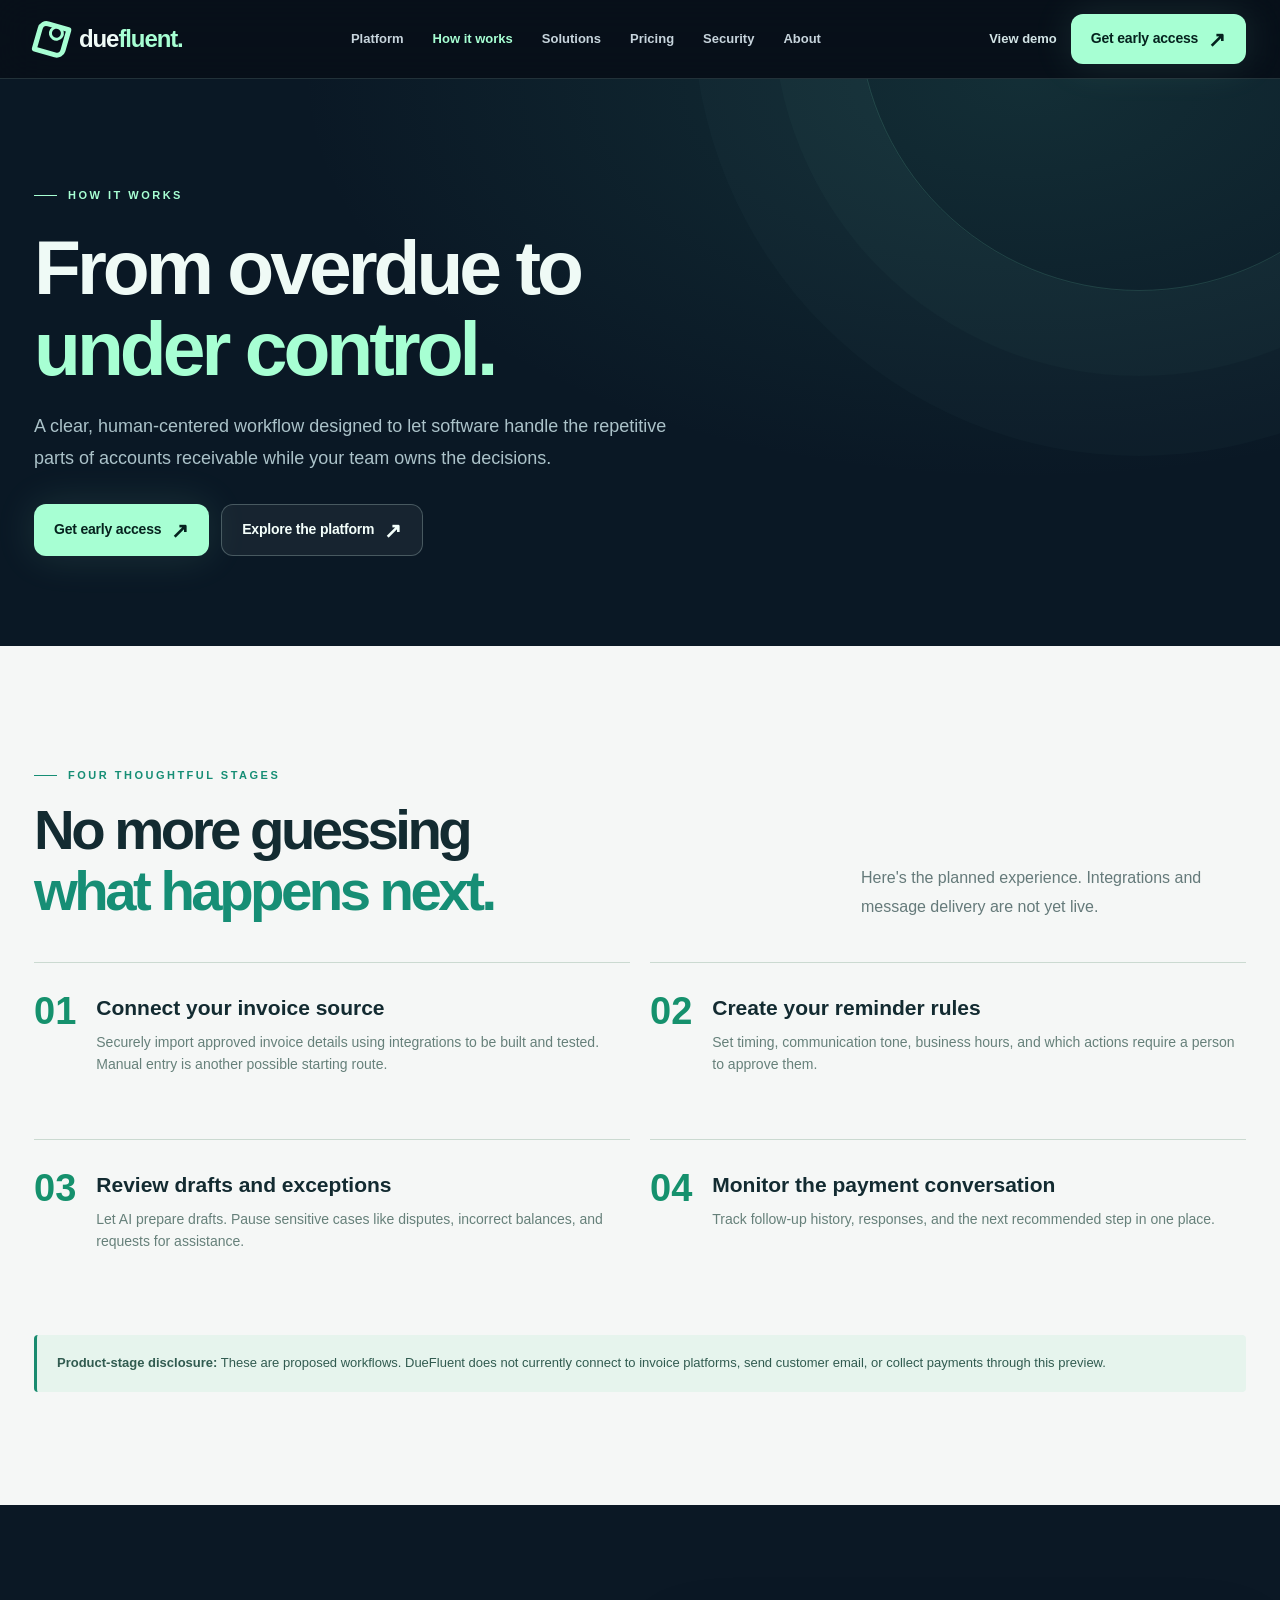
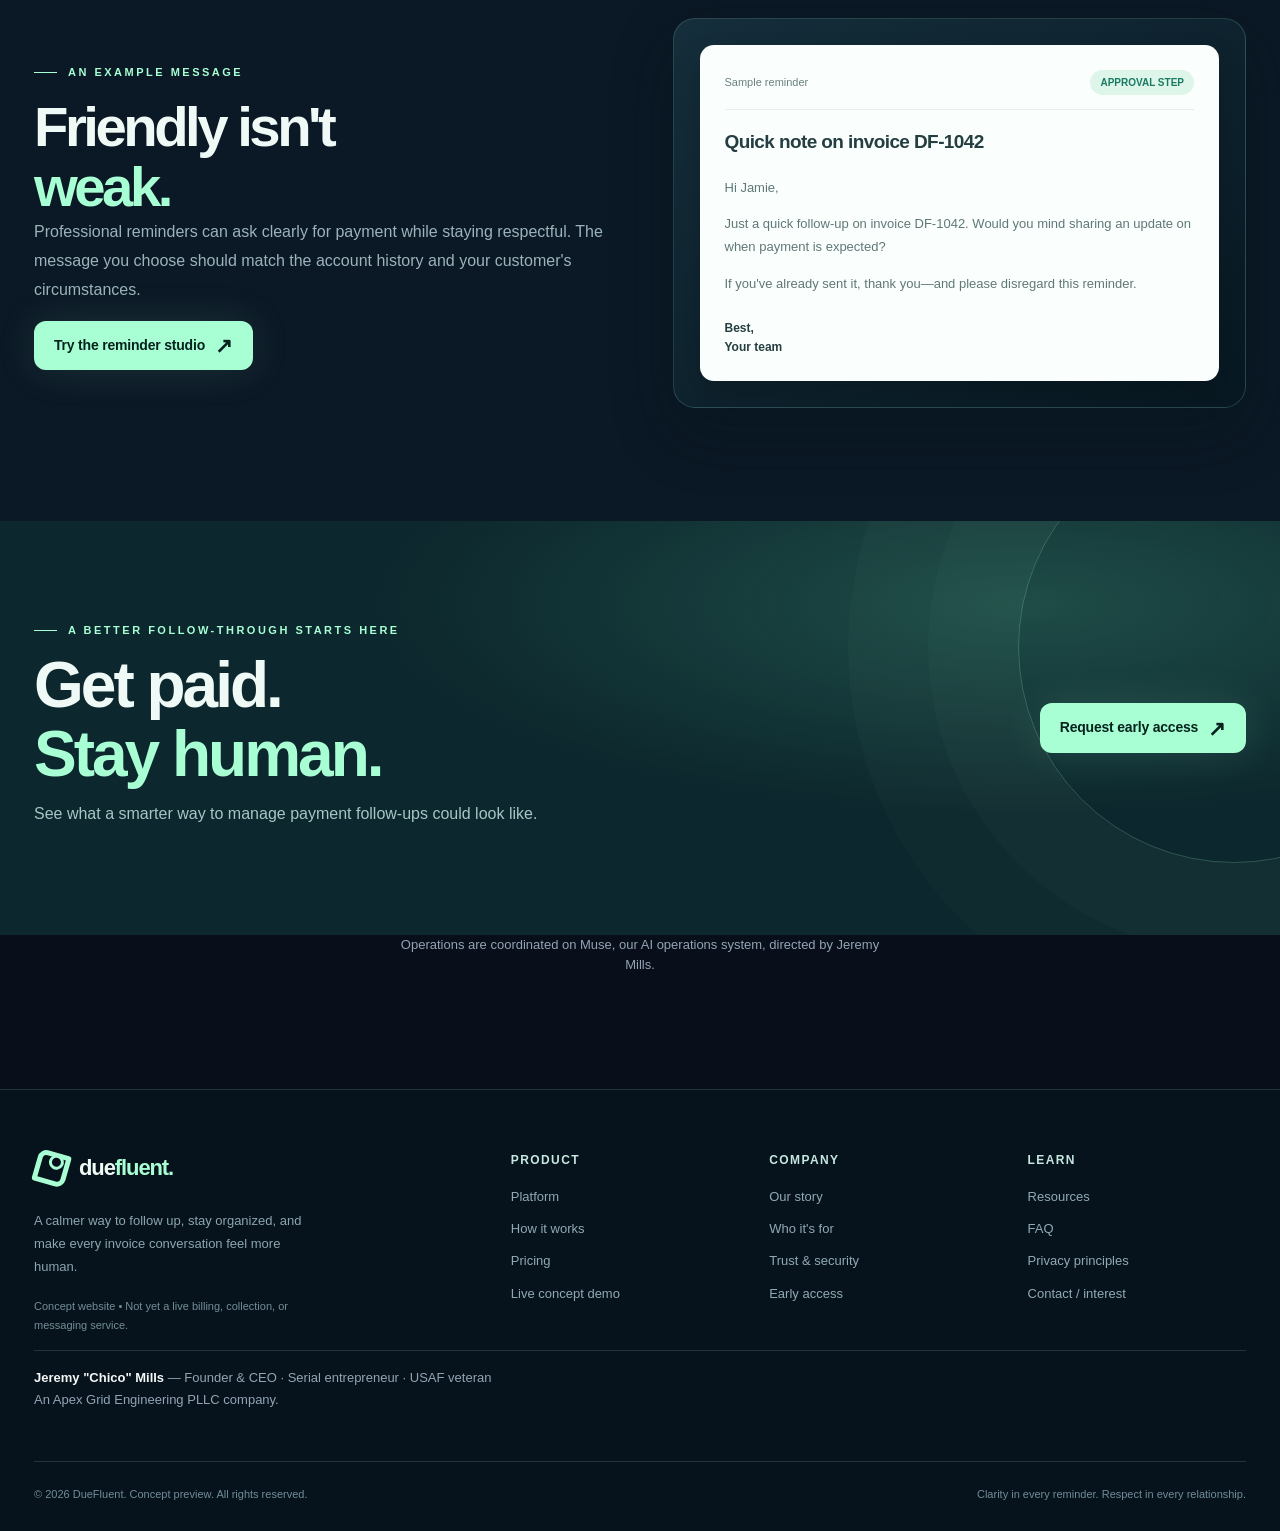
<file: how-it-works.html>
<!doctype html><html lang="en"><head><meta charset="utf-8"><meta name="viewport" content="width=device-width,initial-scale=1"><meta name="theme-color" content="#08121e"><meta name="description" content="See how DueFluent aims to organize invoices and automate respectful follow-up."><meta property="og:type" content="website"><meta property="og:title" content="How It Works | DueFluent"><meta property="og:description" content="See how DueFluent aims to organize invoices and automate respectful follow-up."><title>How It Works | DueFluent</title>
<link rel="canonical" href="https://duefluent.com/how-it-works.html"><style>:root{--ink:#080e1a;--navy:#091421;--navy2:#101e2c;--navy3:#162638;--cream:#f5f7f6;--paper:#fff;--muted:#92a4b4;--dark-text:#132b31;--mint:#a7ffd3;--mint2:#64e9b1;--aqua:#4fe3cd;--blue:#769bff;--lav:#c7baff;--border:rgba(180,230,223,.16);--shadow:0 30px 90px rgba(0,0,0,.35)}
*{box-sizing:border-box}html{scroll-behavior:smooth}body{margin:0;background:var(--ink);color:#effaf6;font:16px/1.55 Inter,ui-sans-serif,-apple-system,BlinkMacSystemFont,'Segoe UI',sans-serif;overflow-x:hidden}button,input,select,textarea{font:inherit}button{cursor:pointer}a{color:inherit;text-decoration:none}button:focus-visible,a:focus-visible,input:focus-visible,select:focus-visible,textarea:focus-visible{outline:3px solid var(--mint);outline-offset:4px}::selection{color:#08161a;background:var(--mint)}.container{width:min(1212px,calc(100% - 48px));margin:auto}.site-header{position:sticky;top:0;z-index:100;background:rgba(8,17,27,.85);backdrop-filter:blur(22px);border-bottom:1px solid var(--border)}.topbar{height:78px;display:flex;align-items:center;justify-content:space-between;gap:20px}.brand{display:inline-flex;align-items:center;gap:11px;font-size:24px;letter-spacing:-1.1px;font-weight:790;white-space:nowrap}.brand b{color:var(--mint);font-weight:790}.brand-mark{height:34px;width:34px;position:relative;display:grid;place-items:center;transform:rotate(-12deg)}.brand-mark:before{content:"";position:absolute;width:23px;height:23px;border:5px solid var(--mint);border-radius:9px 3px 9px 3px;transform:rotate(28deg)}.brand-mark:after{content:"";position:absolute;width:9px;height:9px;background:var(--ink);border:3px solid var(--mint);border-radius:100%;transform:translate(6px,-5px)}.nav{display:flex;align-items:center;gap:29px}.nav a{font-size:13px;font-weight:650;color:#c7d4dc;transition:color .2s}.nav a:hover,.nav a.active{color:var(--mint)}.actions{display:flex;align-items:center;gap:14px}.mini-link{font-size:13px;font-weight:650;color:#d3e4e6}.btn{border:0;display:inline-flex;align-items:center;justify-content:center;gap:10px;border-radius:12px;padding:14px 20px;font-weight:760;font-size:14px;letter-spacing:-.2px;transition:transform .2s,background .2s,box-shadow .2s;white-space:nowrap}.btn:hover{transform:translateY(-2px)}.btn-primary{background:var(--mint);color:#05221e;box-shadow:0 0 42px rgba(167,255,211,.12)}.btn-primary:hover{background:#cbffe7;box-shadow:0 0 46px rgba(167,255,211,.27)}.btn-ghost{border:1px solid rgba(223,255,246,.24);background:rgba(255,255,255,.055);color:#f4fffb}.btn-light{background:#102c2d;color:var(--mint)}.btn-arrow{font-size:21px;line-height:1}.mobile-toggle{display:none;background:transparent;border:1px solid var(--border);color:#fff;border-radius:10px;padding:9px 12px;font-size:21px}.announcement{display:flex;align-items:center;justify-content:center;gap:9px;padding:11px 20px;background:linear-gradient(90deg,#112d30,#15212f,#112d30);font-size:12px;color:#d4e7df;border-bottom:1px solid var(--border)}.announcement strong{color:var(--mint)}.dot{height:7px;width:7px;border-radius:100%;display:inline-block;background:var(--mint);box-shadow:0 0 15px var(--mint)}.hero{position:relative;isolation:isolate;min-height:690px;padding:94px 0 115px;overflow:hidden;background:radial-gradient(ellipse at 75% 39%,rgba(56,120,124,.22),transparent 49%),radial-gradient(ellipse at 10% -10%,rgba(92,111,192,.16),transparent 45%),#08121e}.hero:after,.dark-grid:after{content:"";position:absolute;inset:0;pointer-events:none;z-index:-1;background-image:linear-gradient(rgba(149,202,206,.038) 1px,transparent 1px),linear-gradient(90deg,rgba(149,202,206,.038) 1px,transparent 1px);background-size:74px 74px;mask-image:linear-gradient(90deg,transparent 6%,#000 78%)}.hero:before{content:"";position:absolute;right:-170px;top:-180px;width:800px;height:800px;border:1px solid rgba(161,245,211,.10);border-radius:50%;box-shadow:0 0 0 96px rgba(119,226,183,.025),0 0 0 210px rgba(119,226,183,.02);pointer-events:none}.hero-grid{display:grid;grid-template-columns:1.02fr .98fr;align-items:center;gap:43px;position:relative}.eyebrow{font-size:11px;font-weight:850;letter-spacing:2.5px;text-transform:uppercase;color:var(--mint);display:inline-flex;align-items:center;gap:11px}.eyebrow:before{content:"";height:1px;width:23px;background:var(--mint)}h1,h2,h3,h4,p{margin-top:0}h1{font-size:clamp(57px,6.2vw,99px);line-height:.975;letter-spacing:-6.2px;font-weight:810;margin:29px 0 26px}h1 em,h2 em{font-style:normal;color:var(--mint)}.hero p{max-width:520px;font-size:18px;line-height:1.75;color:#b1c5cf}.hero-buttons{display:flex;gap:12px;flex-wrap:wrap;margin-top:33px}.hero-micro{display:flex;gap:25px;margin-top:37px;align-items:center;flex-wrap:wrap}.hero-micro span{display:flex;align-items:center;gap:8px;color:#b1c2c9;font-size:12px}.hero-micro span:before{content:"✓";font-weight:900;color:var(--mint)}.dashboard-scene{position:relative;padding:60px 0 35px;perspective:1100px}.dash-panel{position:relative;z-index:2;background:linear-gradient(155deg,rgba(30,51,65,.96),rgba(11,25,37,.99));border:1px solid rgba(190,242,227,.19);border-radius:22px;box-shadow:0 40px 110px rgba(0,0,0,.55),inset 0 1px rgba(255,255,255,.08);padding:25px;transform:rotateY(-5deg) rotateX(2deg);overflow:hidden}.dash-panel:before{content:"";position:absolute;top:0;right:0;width:330px;height:240px;background:radial-gradient(ellipse,rgba(107,239,197,.10),transparent 70%);pointer-events:none}.dash-head{display:flex;align-items:center;justify-content:space-between;border-bottom:1px solid var(--border);padding-bottom:20px;margin-bottom:24px}.dash-logo{display:flex;align-items:center;gap:9px;font-size:14px;font-weight:760}.dash-smallmark{width:23px;height:23px;background:var(--mint);border-radius:7px;color:#072925;font-size:16px;text-align:center;line-height:23px}.dash-menu{color:#829aaa;font-size:10px;letter-spacing:.8px}.dash-statlabel{color:#91aab6;text-transform:uppercase;font-size:10px;font-weight:750;letter-spacing:1.5px}.dash-number{font-weight:780;font-size:41px;letter-spacing:-2px;line-height:1.3;margin:5px 0}.dash-pill{font-size:10px;color:#b9ffdc;background:rgba(121,236,178,.12);padding:5px 9px;border-radius:20px}.chart-svg{width:100%;height:162px;margin:19px 0 11px;overflow:visible}.dash-bottom{display:grid;grid-template-columns:1fr 1fr;gap:11px}.dash-tile{border:1px solid var(--border);background:rgba(255,255,255,.025);border-radius:12px;padding:13px}.dash-tile .v{font-size:22px;font-weight:800;letter-spacing:-.8px;margin-top:4px}.dash-tile .sub{color:#92aab6;font-size:10px}.floating-note{position:absolute;z-index:3;border-radius:14px;border:1px solid rgba(183,245,227,.30);background:rgba(22,45,49,.97);box-shadow:0 16px 48px rgba(0,0,0,.4);padding:15px 17px;display:flex;gap:12px;align-items:center;min-width:224px;animation:levitate 5s ease-in-out infinite}.floating-note.one{top:28px;right:-26px}.floating-note.two{bottom:9px;left:-62px;animation-delay:-2.5s}.note-icon{width:34px;height:34px;border-radius:10px;background:rgba(167,255,211,.16);display:grid;place-items:center;font-size:17px;color:var(--mint)}.floating-note .t{font-size:12px;font-weight:750}.floating-note .s{font-size:10px;color:#a4bdbb}.scene-glow{position:absolute;inset:15% 5%;filter:blur(70px);background:rgba(73,220,179,.16)}@keyframes levitate{0%,100%{transform:translateY(0)}50%{transform:translateY(-11px)}}.ticker{border-top:1px solid var(--border);border-bottom:1px solid var(--border);background:#0d1c28;padding:21px 0}.ticker-in{display:flex;gap:22px;align-items:center;justify-content:space-between;flex-wrap:wrap}.ticker-intro{font-size:11px;letter-spacing:1.8px;text-transform:uppercase;color:#6d8d9d;font-weight:700}.ticker-items{display:flex;gap:27px;align-items:center;flex-wrap:wrap}.ticker-items span{color:#beced5;font-size:13px;font-weight:680}.ticker-items span:before{content:'✦';margin-right:9px;color:var(--mint)}section.section{padding:113px 0}.section-light{background:var(--cream);color:var(--dark-text)}.section-soft{background:#eaf1ed;color:var(--dark-text)}.section-dark{background:#0b1825;color:#effaf6;position:relative}.section-head{display:flex;justify-content:space-between;gap:34px;align-items:end;margin-bottom:40px}.section-head h2,.section-title{font-size:clamp(37px,4.4vw,61px);letter-spacing:-3.5px;line-height:1.08;margin:16px 0 0;font-weight:800}.section-head p{max-width:385px;margin:0;color:#657a7a;line-height:1.8}.section-dark .section-head p{color:#a0b7be}.section-light .eyebrow,.section-soft .eyebrow{color:#168e75}.section-light .eyebrow:before,.section-soft .eyebrow:before{background:#168e75}.feature-grid{display:grid;grid-template-columns:repeat(3,1fr);gap:15px}.feature{padding:29px;background:#fff;border:1px solid #dce7e3;border-radius:19px;min-height:256px;transition:transform .2s,box-shadow .2s}.feature:hover{transform:translateY(-5px);box-shadow:0 20px 50px rgba(24,73,58,.10)}.ficon{width:47px;height:47px;display:grid;place-items:center;background:#e6f8ef;color:#126c59;border-radius:13px;font-size:22px;margin-bottom:21px}.feature h3{font-size:20px;letter-spacing:-.5px;margin-bottom:10px}.feature p{font-size:14px;color:#657a7a;line-height:1.75;margin:0}.split{display:grid;grid-template-columns:1fr 1fr;gap:65px;align-items:center}.muted{color:#6a8181;line-height:1.8}.muted-on-dark{color:#9bb4ba;line-height:1.8}.label-list{display:grid;gap:14px;margin-top:29px}.label-list div{display:flex;align-items:start;gap:13px;font-size:14px;line-height:1.65}.label-list i{width:25px;height:25px;border-radius:50%;background:#d5fae7;display:grid;place-items:center;font-style:normal;font-weight:900;font-size:12px;color:#126951;flex:none}.workflow-art{border-radius:22px;padding:26px;background:linear-gradient(145deg,#152e3b,#071822);border:1px solid rgba(166,248,221,.17);box-shadow:0 24px 65px rgba(1,27,30,.24)}.mail-card{background:#fafffd;border-radius:14px;padding:25px;color:#253e41;box-shadow:0 15px 30px rgba(0,0,0,.18)}.mail-head{display:flex;justify-content:space-between;align-items:center;font-size:11px;color:#68807e;border-bottom:1px solid #e5efec;padding-bottom:14px;margin-bottom:17px}.mail-label{background:#def5e9;color:#197b63;padding:5px 10px;border-radius:20px;font-size:10px;font-weight:800}.mail-card h3{font-size:19px;letter-spacing:-.6px}.mail-card p{font-size:13px;line-height:1.8;color:#607777}.signature{font-size:12px;font-weight:720;margin-top:24px}.steps{display:grid;grid-template-columns:repeat(3,1fr);gap:22px}.step{border-top:1px solid rgba(100,223,177,.29);padding:24px 0}.step .n{font-size:12px;color:var(--mint);letter-spacing:1px;font-weight:750;margin-bottom:28px}.step h3{font-size:23px;letter-spacing:-.6px}.step p{font-size:14px;color:#9db5bd;line-height:1.75}.demo-section{background:linear-gradient(135deg,#102537,#0a1b26);color:#f6fffb}.demo-shell{display:grid;grid-template-columns:230px 1fr;gap:0;border:1px solid rgba(193,242,226,.20);border-radius:23px;overflow:hidden;box-shadow:0 35px 90px rgba(0,0,0,.26)}.demo-sidebar{background:#0c1b28;padding:23px;border-right:1px solid rgba(193,242,226,.13)}.demo-sidebar .small{color:#8ba7b1;font-size:10px;letter-spacing:1.5px;font-weight:800;text-transform:uppercase;margin:18px 0}.demo-tab{border:1px solid transparent;background:transparent;color:#a7c1c9;border-radius:10px;padding:12px 13px;width:100%;text-align:left;font-size:13px;display:flex;align-items:center;gap:10px;margin-bottom:6px}.demo-tab.active{background:#183a3b;color:#d4ffe7;border-color:rgba(158,255,213,.17)}.demo-main{background:#122536;padding:30px;min-width:0}.demo-top{display:flex;justify-content:space-between;align-items:center;gap:12px;margin-bottom:20px;flex-wrap:wrap}.demo-top strong{font-size:22px;letter-spacing:-.7px}.live-chip{background:rgba(133,250,195,.10);border:1px solid rgba(133,250,195,.22);font-size:10px;color:#9df8ca;padding:7px 10px;border-radius:40px}.demo-columns{display:grid;grid-template-columns:1fr 1fr;gap:15px}.demo-card{border:1px solid rgba(169,216,217,.15);background:#152f3d;padding:22px;border-radius:14px;min-width:0}.demo-card label{font-size:10px;letter-spacing:1.2px;font-weight:850;color:#a5c2c6;text-transform:uppercase;display:block;margin-bottom:9px}.demo-card select{width:100%;padding:12px;background:#0c202c;border:1px solid rgba(193,255,221,.22);border-radius:8px;color:#effff9;font-size:13px}.demo-card textarea{background:#0d222e;border:1px solid rgba(193,255,221,.17);border-radius:10px;color:#e6f9f3;font-size:13px;padding:15px;width:100%;height:220px;resize:vertical;line-height:1.7}.demo-card .mini{color:#98b2b8;font-size:12px;margin:12px 0 0}.demo-actions{display:flex;gap:10px;flex-wrap:wrap;margin-top:16px}.demo-feedback{color:var(--mint);font-size:12px;min-height:22px;margin-top:13px}.callout{display:flex;gap:13px;align-items:start;padding:18px 21px;border-radius:12px;border:1px solid rgba(159,245,210,.2);background:rgba(145,243,201,.06);font-size:12px;color:#b4cdd1;margin-top:20px}.callout strong{color:#d7fff0}.price-grid{display:grid;grid-template-columns:repeat(3,1fr);gap:17px}.price-card{background:#fff;border:1px solid #d7e6df;border-radius:20px;padding:32px;position:relative;display:flex;flex-direction:column;gap:0}.price-card.popular{border:2px solid #1b9b77;box-shadow:0 18px 50px rgba(14,96,75,.12)}.price-card .tag{font-size:10px;font-weight:900;letter-spacing:1.5px;color:#27715b;text-transform:uppercase}.price-card h3{font-size:24px;letter-spacing:-.8px;margin:13px 0 7px}.price-card .price-desc{font-size:13px;color:#69817c;min-height:44px}.price-card .amount{font-size:52px;font-weight:810;letter-spacing:-2px;margin-top:15px}.amount small{font-size:14px;color:#7a908c;letter-spacing:0;font-weight:500}.price-card .features{padding:22px 0 27px;margin-top:22px;border-top:1px solid #e1ebe6;display:grid;gap:13px;flex:1}.price-card .features span{font-size:13px;color:#4c6962}.price-card .features span:before{content:'✓';margin-right:10px;color:#0d9a6a;font-weight:900}.price-card .btn{width:100%}.billing-toggle{display:flex;justify-content:end;align-items:center;gap:10px;margin-bottom:25px;font-size:13px;color:#5d7370}.switch{border:1px solid #c4d9cc;border-radius:100px;background:#dceee6;display:inline-flex;padding:4px;gap:3px}.switch button{background:none;color:#4d7368;border:0;border-radius:100px;padding:7px 12px;font-weight:750;font-size:12px}.switch button.selected{background:#123b32;color:#eafff7}.faq-grid{display:grid;grid-template-columns:1fr 1fr;gap:13px}.faq-grid details{border:1px solid #dae8df;background:#fff;border-radius:13px;padding:19px 20px}.faq-grid summary{font-weight:760;font-size:15px;cursor:pointer;list-style:none;display:flex;justify-content:space-between;gap:20px}.faq-grid summary:after{content:'+';color:#208265;font-size:21px}.faq-grid details[open] summary:after{content:'−'}.faq-grid p{color:#68817a;font-size:13px;line-height:1.8;margin:14px 0 0}.cta-section{background:radial-gradient(ellipse at 80% 20%,rgba(104,226,176,.2),transparent 45%),#0c272d;padding:93px 0;position:relative;overflow:hidden}.cta-section:before{content:'';position:absolute;right:-170px;top:-90px;width:430px;height:430px;border:1px solid rgba(171,255,211,.22);border-radius:50%;box-shadow:0 0 0 90px rgba(171,255,211,.02),0 0 0 170px rgba(171,255,211,.02)}.cta-inner{display:flex;align-items:center;justify-content:space-between;gap:35px;position:relative}.cta-inner h2{font-size:clamp(39px,5vw,69px);letter-spacing:-3px;line-height:1.08;margin:12px 0}.cta-inner p{color:#a5c7c5}.site-footer{background:#07131c;border-top:1px solid var(--border);padding:61px 0 28px}.footer-top{display:grid;grid-template-columns:2fr 1fr 1fr 1fr;gap:40px}.footer-top .brand{font-size:22px}.footer-top p{font-size:13px;color:#8ba6b0;max-width:280px;line-height:1.75;margin-top:18px}.footer-col h4{font-size:12px;letter-spacing:1.4px;color:#c6e8df;text-transform:uppercase;margin:0 0 18px}.footer-col a{display:block;color:#90aab5;font-size:13px;margin-bottom:12px}.footer-col a:hover{color:var(--mint)}.footer-bottom{border-top:1px solid var(--border);padding-top:24px;margin-top:48px;display:flex;justify-content:space-between;flex-wrap:wrap;gap:12px;color:#708d99;font-size:11px}.page-hero{position:relative;background:radial-gradient(ellipse at 80% 0,rgba(64,156,137,.17),transparent 50%),#0a1825;padding:100px 0 90px;overflow:hidden}.page-hero:after{content:"";position:absolute;width:560px;height:560px;border-radius:50%;right:-140px;top:-350px;border:1px solid rgba(141,253,214,.14);box-shadow:0 0 0 85px rgba(141,253,214,.022),0 0 0 165px rgba(141,253,214,.018);pointer-events:none}.page-hero h1{font-size:clamp(49px,6vw,83px);max-width:930px;margin:23px 0;line-height:1.05;letter-spacing:-4px}.page-hero p{max-width:650px;font-size:18px;color:#abc2c9;line-height:1.75}.page-hero .hero-buttons{margin-top:30px}.stat-row{display:grid;grid-template-columns:repeat(3,1fr);gap:20px;margin-top:37px}.stat-row>div{padding:27px;border:1px solid rgba(192,245,224,.16);background:rgba(255,255,255,.025);border-radius:16px}.stat-row strong{font-size:26px;letter-spacing:-1px;display:block}.stat-row span{font-size:12px;color:#91aeb7}.value-grid{display:grid;grid-template-columns:repeat(2,1fr);gap:17px}.value-card{border-radius:18px;padding:32px;background:#fff;border:1px solid #dce8e0}.value-card h3{font-size:22px;margin:16px 0 11px}.value-card p{color:#69827d;font-size:14px}.industry-grid{display:grid;grid-template-columns:repeat(3,1fr);gap:17px}.industry{padding:32px;border:1px solid #dce7df;background:#fff;border-radius:18px}.industry .ic{font-size:31px}.industry h3{font-size:21px;letter-spacing:-.6px;margin:16px 0 10px}.industry p{font-size:14px;color:#69807c;line-height:1.75}.process-lines{display:grid;grid-template-columns:repeat(2,1fr);gap:20px}.process-line{display:flex;gap:20px;padding:29px 0;border-top:1px solid #cbdad1}.process-line .digit{font-size:38px;color:#15916d;font-weight:800;line-height:1}.process-line h3{font-size:21px;margin-bottom:8px}.process-line p{font-size:14px;color:#66807a}.security-list{display:grid;grid-template-columns:1fr 1fr;gap:16px}.security-item{background:#fff;border:1px solid #dce9e2;border-radius:16px;padding:29px}.security-item h3{font-size:20px;margin:13px 0}.security-item p{font-size:14px;color:#68817a}.notice{border-left:3px solid #198b6f;background:#e6f4ed;padding:17px 20px;color:#315b50;border-radius:4px;font-size:13px;line-height:1.7}.founder-grid{display:grid;grid-template-columns:1fr 1fr;gap:35px;align-items:center}.mission-art{height:410px;display:flex;align-items:center;justify-content:center;position:relative;background:radial-gradient(circle at 50% 45%,rgba(112,236,187,.23),transparent 55%),linear-gradient(135deg,#123240,#0b1b2a);border-radius:26px;overflow:hidden;border:1px solid rgba(190,255,222,.17)}.mission-art .bigmark{font-size:160px;font-weight:850;color:var(--mint);letter-spacing:-10px}.mission-art:before,.mission-art:after{content:"";position:absolute;width:390px;height:390px;border:1px solid rgba(164,244,208,.28);border-radius:50%}.mission-art:after{width:270px;height:270px;border-style:dashed;animation:spin 30s linear infinite}@keyframes spin{to{transform:rotate(360deg)}}.form-grid{display:grid;grid-template-columns:1fr 1fr;gap:20px}.interest-form{background:#fff;color:#0e302c;border-radius:20px;padding:30px;box-shadow:0 28px 70px rgba(0,0,0,.16)}.interest-form label{font-size:12px;font-weight:790;display:block;margin:0 0 9px}.interest-form input,.interest-form select,.interest-form textarea{width:100%;border:1px solid #cfe1d9;background:#f7faf8;color:#133e36;border-radius:10px;padding:13px 14px;outline:0;margin-bottom:20px}.interest-form input:focus,.interest-form select:focus,.interest-form textarea:focus{border-color:#218b6d;box-shadow:0 0 0 3px rgba(70,193,149,.13)}.interest-form textarea{height:90px}.interest-form .btn{width:100%}.fineprint{font-size:11px;line-height:1.6;color:#6e8780;margin:13px 0 0}.success-box{border-radius:11px;background:#e5faef;border:1px solid #b8e6d0;padding:15px;color:#136548;font-size:13px;display:none;margin-top:14px}.success-box.show{display:block}.local-entries{margin-top:15px;font-size:12px;color:#9bb9b4}.chip-row{display:flex;flex-wrap:wrap;gap:10px;margin:25px 0}.chip{padding:8px 12px;border:1px solid rgba(176,250,212,.25);border-radius:30px;color:#bcdfd2;background:rgba(154,239,206,.06);font-size:12px}.divider-line{height:1px;background:#d8e7df;margin:35px 0}.story-quote{background:#103131;padding:38px;border-radius:18px;color:#d2f8e5;font-size:24px;line-height:1.5;letter-spacing:-.5px}.toast{position:fixed;right:22px;bottom:22px;background:#b6ffdb;color:#0b2c21;border:1px solid #d2ffe9;border-radius:13px;padding:15px 21px;box-shadow:0 14px 50px rgba(0,0,0,.35);font-size:13px;font-weight:760;z-index:200;transform:translateY(90px);opacity:0;transition:.3s;pointer-events:none}.toast.show{opacity:1;transform:translateY(0)}.top-mini{margin-top:25px;font-size:12px;color:#9bb3b9}.top-mini strong{color:#cbfbe2}.long-text{font-size:15px;color:#617975;line-height:1.9;max-width:820px}.long-text h3{color:#15332c;margin:27px 0 10px}.long-text p{margin-bottom:20px}.tagline-note{color:#718983;font-size:12px;margin-top:19px}.desktop-hide{display:none}@media(max-width:1080px){.nav{gap:14px}.nav a{font-size:12px}.hero-grid{grid-template-columns:1fr 1fr;gap:20px}.floating-note.one{right:-10px}.floating-note.two{left:-10px}h1{font-size:71px;letter-spacing:-4px}}@media(max-width:900px){.topbar{height:70px}.mobile-toggle{display:block}.nav{display:none;position:absolute;left:0;right:0;top:69px;background:#0c1c29;border-bottom:1px solid var(--border);padding:21px 24px;flex-direction:column;align-items:stretch;gap:17px}.nav.open{display:flex}.nav a{font-size:15px}.actions .mini-link{display:none}.actions .btn{display:none}.hero{padding:68px 0 95px}.hero-grid{grid-template-columns:1fr}.hero-copy{max-width:700px}.dashboard-scene{width:min(600px,100%);margin:auto}.feature-grid,.industry-grid,.price-grid{grid-template-columns:repeat(2,1fr)}.split{gap:30px}.footer-top{grid-template-columns:2fr 1fr 1fr}.footer-top .footer-col:last-child{grid-column:2}.demo-shell{grid-template-columns:1fr}.demo-sidebar{display:flex;flex-wrap:wrap;gap:8px;padding:14px}.demo-sidebar .small{display:none}.demo-tab{width:auto;margin:0}.demo-sidebar .brand{display:none}}@media(max-width:620px){.container{width:min(100% - 32px,1212px)}.brand{font-size:22px}h1{font-size:clamp(52px,14vw,73px);letter-spacing:-3.8px}.hero p,.page-hero p{font-size:16px}.hero{padding-top:55px}.dash-panel{padding:17px;transform:none}.dash-number{font-size:34px}.floating-note{min-width:unset;padding:10px 12px}.floating-note.one{right:-4px;top:22px}.floating-note.two{bottom:-3px;left:-4px}.floating-note .t{font-size:10px}.floating-note .s{font-size:9px}.note-icon{width:28px;height:28px}.ticker-in{justify-content:start}.ticker-items{gap:13px}.ticker-items span{font-size:11px}section.section{padding:70px 0}.section-head{display:block}.section-head p{margin-top:20px}.section-head h2,.section-title{font-size:clamp(37px,10vw,49px);letter-spacing:-2.3px}.feature-grid,.industry-grid,.price-grid,.split,.faq-grid,.value-grid,.process-lines,.security-list,.founder-grid,.form-grid,.demo-columns,.stat-row{grid-template-columns:1fr}.feature{min-height:auto}.cta-inner{display:block}.cta-inner .btn{margin-top:18px}.footer-top{grid-template-columns:1fr 1fr;gap:28px}.footer-top>div:first-child{grid-column:1/-1}.footer-top .footer-col:last-child{grid-column:auto}.page-hero{padding:75px 0}.page-hero h1{font-size:clamp(45px,12vw,65px);letter-spacing:-3px}.demo-main{padding:19px}.demo-sidebar{padding:12px}.demo-tab{font-size:12px;padding:9px}.price-card{padding:26px}.brand-mark{width:28px}.hero-micro{gap:13px}.hero-micro span{font-size:11px}.workflow-art{padding:13px}.mail-card{padding:16px}.mission-art{height:310px}.footer-bottom{margin-top:30px}.announcement{font-size:10px;text-align:center}}
@media(prefers-reduced-motion:reduce){*,*:before,*:after{scroll-behavior:auto!important;animation:none!important;transition:none!important}}
</style></head><body><header class="site-header"><div class="container topbar"><a href="index.html" aria-label="DueFluent Home" class="brand"><span class="brand-mark" aria-hidden="true"></span><span>due<b>fluent</b><span style="color:var(--mint)">.</span></span></a><nav class="nav" id="mainNav" aria-label="Main navigation"><a href="platform.html" class="" aria-current="false">Platform</a><a href="how-it-works.html" class="active" aria-current="page">How it works</a><a href="solutions.html" class="" aria-current="false">Solutions</a><a href="pricing.html" class="" aria-current="false">Pricing</a><a href="security.html" class="" aria-current="false">Security</a><a href="about.html" class="" aria-current="false">About</a></nav><div class="actions"><a class="mini-link" href="platform.html#demo">View demo</a><a class="btn btn-primary" href="early-access.html">Get early access <span class=btn-arrow aria-hidden=true>↗</span></a></div><button class="mobile-toggle" id="mobileToggle" aria-controls="mainNav" aria-expanded="false" aria-label="Open navigation">☰</button></div></header><main><div class="page-hero"><div class="container"><div class="eyebrow">How it works</div><h1>From overdue to<br/><em>under control.</em></h1><p>A clear, human-centered workflow designed to let software handle the repetitive parts of accounts receivable while your team owns the decisions.</p><div class="hero-buttons"><a class="btn btn-primary" href="early-access.html">Get early access <span class=btn-arrow aria-hidden=true>↗</span></a><a class="btn btn-ghost" href="platform.html">Explore the platform <span class=btn-arrow aria-hidden=true>↗</span></a></div></div></div><section class="section section-light"><div class="container"><div class="section-head"><div><div class="eyebrow">Four thoughtful stages</div><h2>No more guessing<br/><em style="color:#168e75">what happens next.</em></h2></div><p>Here's the planned experience. Integrations and message delivery are not yet live.</p></div><div class="process-lines"><article class="process-line"><div class="digit">01</div><div><h3>Connect your invoice source</h3><p>Securely import approved invoice details using integrations to be built and tested. Manual entry is another possible starting route.</p></div></article><article class="process-line"><div class="digit">02</div><div><h3>Create your reminder rules</h3><p>Set timing, communication tone, business hours, and which actions require a person to approve them.</p></div></article><article class="process-line"><div class="digit">03</div><div><h3>Review drafts and exceptions</h3><p>Let AI prepare drafts. Pause sensitive cases like disputes, incorrect balances, and requests for assistance.</p></div></article><article class="process-line"><div class="digit">04</div><div><h3>Monitor the payment conversation</h3><p>Track follow-up history, responses, and the next recommended step in one place.</p></div></article></div><div class="notice" style="margin-top:40px"><strong>Product-stage disclosure:</strong> These are proposed workflows. DueFluent does not currently connect to invoice platforms, send customer email, or collect payments through this preview.</div></div></section><section class="section section-dark"><div class="container split"><div><div class="eyebrow">An example message</div><h2 class="section-title">Friendly isn't<br/><em>weak.</em></h2><p class="muted-on-dark">Professional reminders can ask clearly for payment while staying respectful. The message you choose should match the account history and your customer's circumstances.</p><a class="btn btn-primary" href="platform.html#demo">Try the reminder studio <span class=btn-arrow aria-hidden=true>↗</span></a></div><div class="workflow-art"><div class="mail-card"><div class="mail-head">Sample reminder <span class="mail-label">APPROVAL STEP</span></div><h3>Quick note on invoice DF-1042</h3><p>Hi Jamie,</p><p>Just a quick follow-up on invoice DF-1042. Would you mind sharing an update on when payment is expected?</p><p>If you've already sent it, thank you—and please disregard this reminder.</p><div class="signature">Best,<br/>Your team</div></div></div></div></section><section class="cta-section"><div class="container cta-inner"><div><div class="eyebrow">A better follow-through starts here</div><h2>Get paid.<br/><em style="color:var(--mint);font-style:normal">Stay human.</em></h2><p>See what a smarter way to manage payment follow-ups could look like.</p></div><a class="btn btn-primary" href="early-access.html">Request early access <span class=btn-arrow aria-hidden=true>↗</span></a></div></section><section class="section" style="padding-top:0"><div class="container"><p style="color:#92a4b4;font-size:13px;text-align:center;max-width:70ch;margin:0 auto">Operations are coordinated on Muse, our AI operations system, directed by Jeremy Mills.</p></div></section></main><footer class="site-footer"><div class="container"><div class="footer-top"><div><a href="index.html" class="brand"><span class="brand-mark"></span><span>due<b>fluent</b><span style="color:var(--mint)">.</span></span></a><p>A calmer way to follow up, stay organized, and make every invoice conversation feel more human.</p><p style="font-size:11px;color:#738e98">Concept website • Not yet a live billing, collection, or messaging service.</p></div><div class="footer-col"><h4>Product</h4><a href="platform.html">Platform</a><a href="how-it-works.html">How it works</a><a href="pricing.html">Pricing</a><a href="platform.html#demo">Live concept demo</a></div><div class="footer-col"><h4>Company</h4><a href="about.html">Our story</a><a href="solutions.html">Who it's for</a><a href="security.html">Trust & security</a><a href="early-access.html">Early access</a></div><div class="footer-col"><h4>Learn</h4><a href="resources.html">Resources</a><a href="resources.html#faq">FAQ</a><a href="security.html">Privacy principles</a><a href="early-access.html">Contact / interest</a></div></div><div class="founder-strip" style="border-top:1px solid rgba(180,230,223,.16);padding:16px 0 2px;margin-top:4px;font-size:13px;color:#92a4b4;line-height:1.7"><a href="https://apexgrideng.com/about" style="color:#f5f7f6;font-weight:700;text-decoration:none">Jeremy "Chico" Mills</a> — Founder &amp; CEO · Serial entrepreneur · USAF veteran<br/>An Apex Grid Engineering PLLC company.</div><div class="footer-bottom"><span>© 2026 DueFluent. Concept preview. All rights reserved.</span><span>Clarity in every reminder. Respect in every relationship.</span></div></div></footer><div id="toast" class="toast" role="status" aria-live="polite"></div><script>(()=>{'use strict';
 const $=(s,r=document)=>r.querySelector(s), $$=(s,r=document)=>[...r.querySelectorAll(s)];
 const menu=$('#mobileToggle'),nav=$('#mainNav');if(menu&&nav){menu.addEventListener('click',()=>{let on=nav.classList.toggle('open');menu.setAttribute('aria-expanded',String(on));menu.textContent=on?'✕':'☰'});}
 const toast=(t)=>{let n=$('#toast');if(!n)return;n.textContent=t;n.classList.add('show');clearTimeout(window.__toastTimer);window.__toastTimer=setTimeout(()=>n.classList.remove('show'),3400)};
 $$('.bill-switch').forEach(btn=>btn.addEventListener('click',()=>{let yearly=btn.dataset.bill==='year';$$('.bill-switch').forEach(b=>b.classList.toggle('selected',b===btn));$$('[data-price-month]').forEach(e=>{e.textContent='$'+(yearly?e.dataset.priceYear:e.dataset.priceMonth)});$$('[data-billing-note]').forEach(e=>e.textContent=yearly?'per month, billed annually':'per month, billed monthly');}));
 const messages={
 gentle:{subject:'A friendly check-in on invoice {number}',body:'Hi {client},\n\nHope your week is going well! Just checking in on invoice {number} for {amount}, due {due}.\n\nIf payment is already on its way, please disregard this note. Otherwise, let me know if you need a fresh copy of the invoice.\n\nThanks so much,\nYour team'},
 direct:{subject:'Payment reminder: invoice {number}',body:'Hi {client},\n\nThis is a reminder that invoice {number} for {amount} was due {due}.\n\nPlease share an update on payment timing or let us know if there is anything you need from us to process it.\n\nThank you,\nAccounts receivable'},
 firm:{subject:'Action requested: outstanding invoice {number}',body:'Hello {client},\n\nOur records show invoice {number} for {amount}, due {due}, remains outstanding.\n\nPlease confirm a payment date or contact us to resolve any discrepancy. If you have already paid, reply with the payment details so we can update our records.\n\nRegards,\nBilling team'}};
 const invoices={north:{client:'Northstar Studio',amount:'$4,800',number:'DF-1042',due:'October 25'},oak:{client:'Oak & Olive',amount:'$1,250',number:'DF-1048',due:'October 28'},tandem:{client:'Tandem Works',amount:'$7,600',number:'DF-1051',due:'October 19'}};
 function renderDemo(){let c=$('#demoClient'),tone=$('#demoTone'),out=$('#demoMessage'),sub=$('#demoSubject');if(!c||!tone||!out)return;let i=invoices[c.value]||invoices.north;let m=messages[tone.value]||messages.gentle;let fill=x=>x.replaceAll('{client}',i.client).replaceAll('{amount}',i.amount).replaceAll('{number}',i.number).replaceAll('{due}',i.due);if(sub)sub.textContent=fill(m.subject);out.value=fill(m.body);}
 $('#demoClient')?.addEventListener('change',renderDemo);$('#demoTone')?.addEventListener('change',renderDemo);
 $('#demoGenerate')?.addEventListener('click',()=>{renderDemo();toast('Sample message generated — no email was sent.');});
 $('#demoSimulate')?.addEventListener('click',()=>{renderDemo();let feedback=$('#demoFeedback');if(feedback)feedback.textContent='✓ Simulation complete: draft prepared, approval checkpoint reached. No message was sent.';toast('Preview workflow simulated successfully.');});
 $('#demoCopy')?.addEventListener('click',async()=>{let s=($('#demoSubject')?.textContent||'')+'\n\n'+($('#demoMessage')?.value||'');try{await navigator.clipboard.writeText(s);toast('Sample reminder copied to clipboard.');}catch(e){let t=$('#demoMessage');if(t){t.focus();t.select();toast('Text selected — use Copy on your device.');}}});renderDemo();
 const form=$('#interestForm');if(form){const key='duefluent.preview-interest.v1';let entries=[];try{entries=JSON.parse(localStorage.getItem(key)||'[]');if(!Array.isArray(entries))entries=[]}catch(e){};const renderCount=()=>{let el=$('#entryCount');if(el)el.textContent=entries.length+' entry'+(entries.length===1?'':'ies')+' stored in this browser (demo only).'};renderCount();form.addEventListener('submit',e=>{e.preventDefault();if(!form.reportValidity())return;let data=new FormData(form);let item={date:new Date().toISOString(),name:String(data.get('name')||''),email:String(data.get('email')||''),company:String(data.get('company')||''),role:String(data.get('role')||''),volume:String(data.get('volume')||''),notes:String(data.get('notes')||'')};entries.push(item);try{localStorage.setItem(key,JSON.stringify(entries))}catch(e){toast('Browser storage is unavailable. Export this entry using your own workflow.');return}let success=$('#formSuccess');if(success){success.classList.add('show');success.textContent='Saved in this browser only. This is a website concept, so your request has NOT been sent to DueFluent. Muse must connect the form to a secure CRM or database before launch.'}form.reset();renderCount();});$('#exportEntries')?.addEventListener('click',()=>{if(!entries.length){toast('No demo entries are saved yet.');return}let fields=['date','name','email','company','role','volume','notes'];const csv=[fields.join(','),...entries.map(r=>fields.map(f=>'"'+String(r[f]||'').replaceAll('"','""')+'"').join(','))].join('\r\n');let a=document.createElement('a'),url=URL.createObjectURL(new Blob([csv],{type:'text/csv;charset=utf-8'}));a.href=url;a.download='duefluent-local-preview-entries.csv';a.click();setTimeout(()=>URL.revokeObjectURL(url),1000);toast('Local demo entries exported.');});}
 $$('[data-demo-jump]').forEach(a=>a.addEventListener('click',()=>{if(a.getAttribute('href')?.includes('#demo'))setTimeout(()=>$('#demoClient')?.focus({preventScroll:true}),350)}));
})();
</script></body></html>
</file>
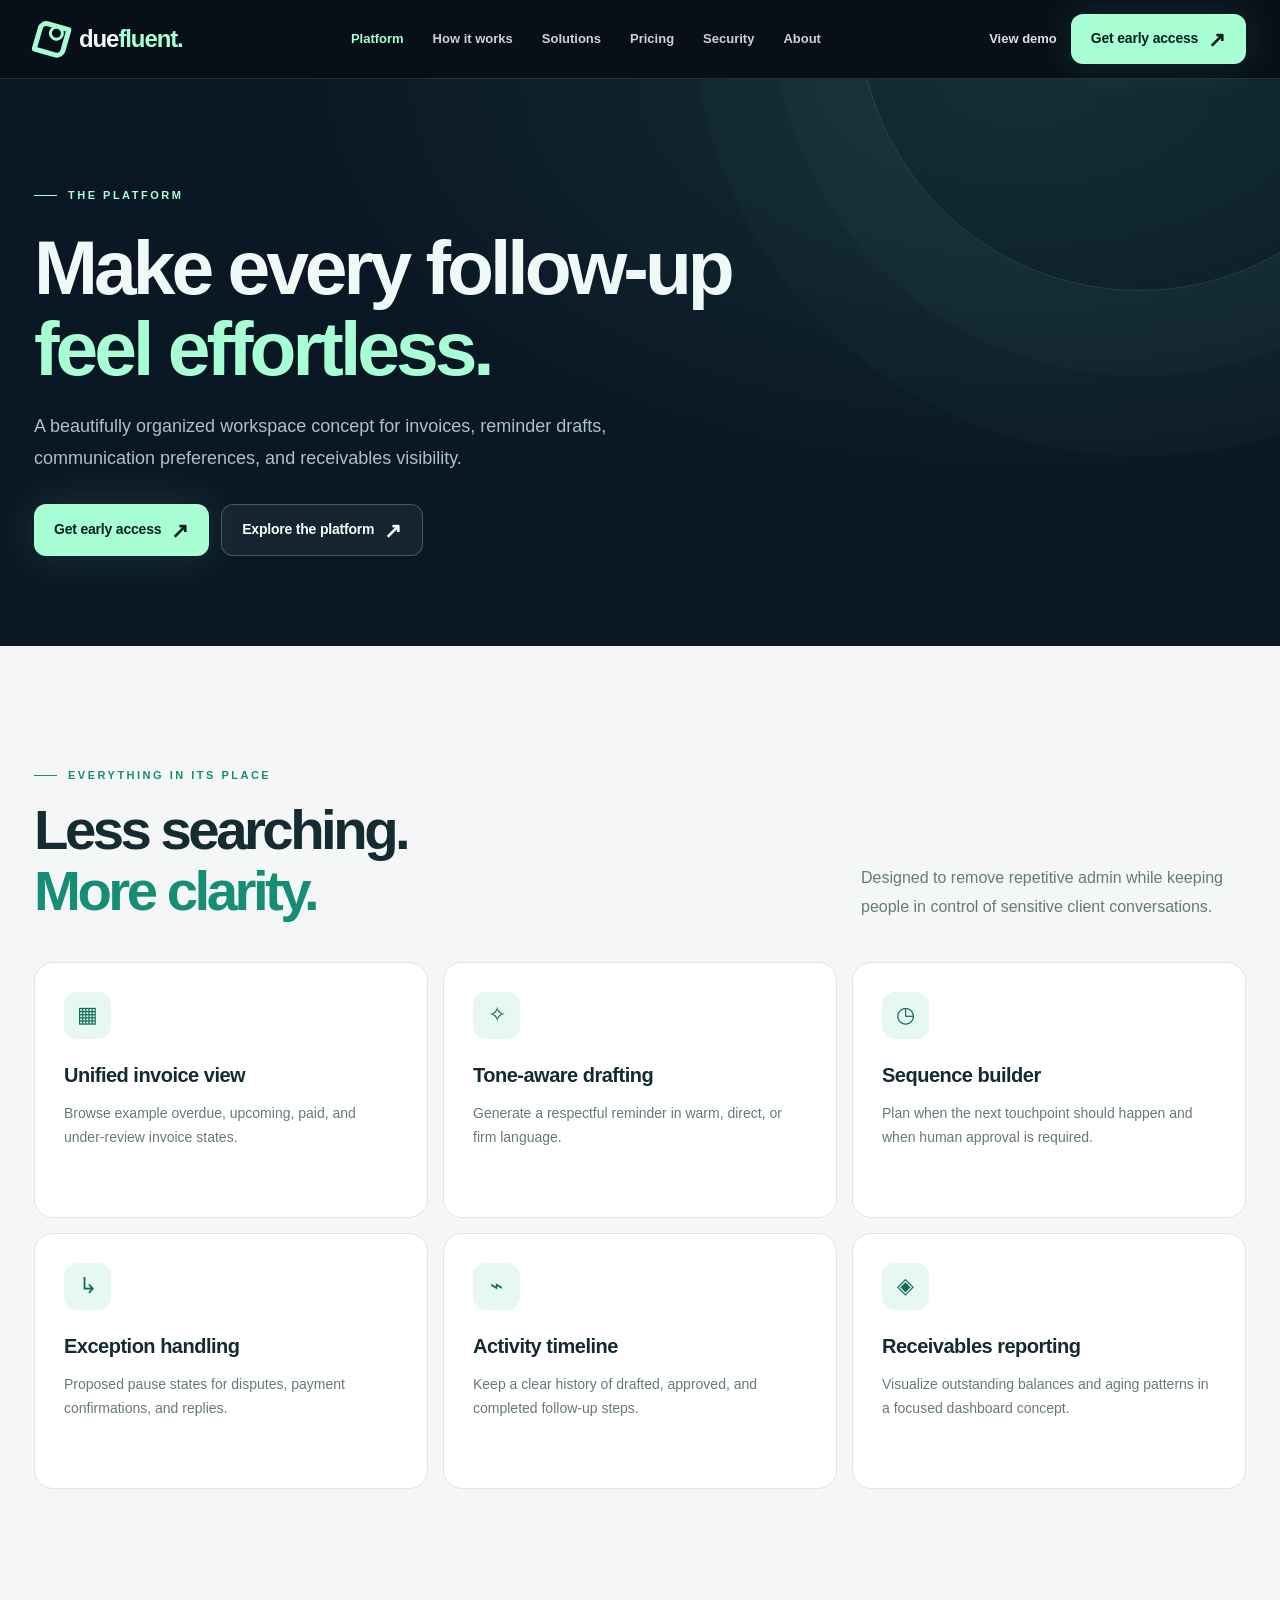
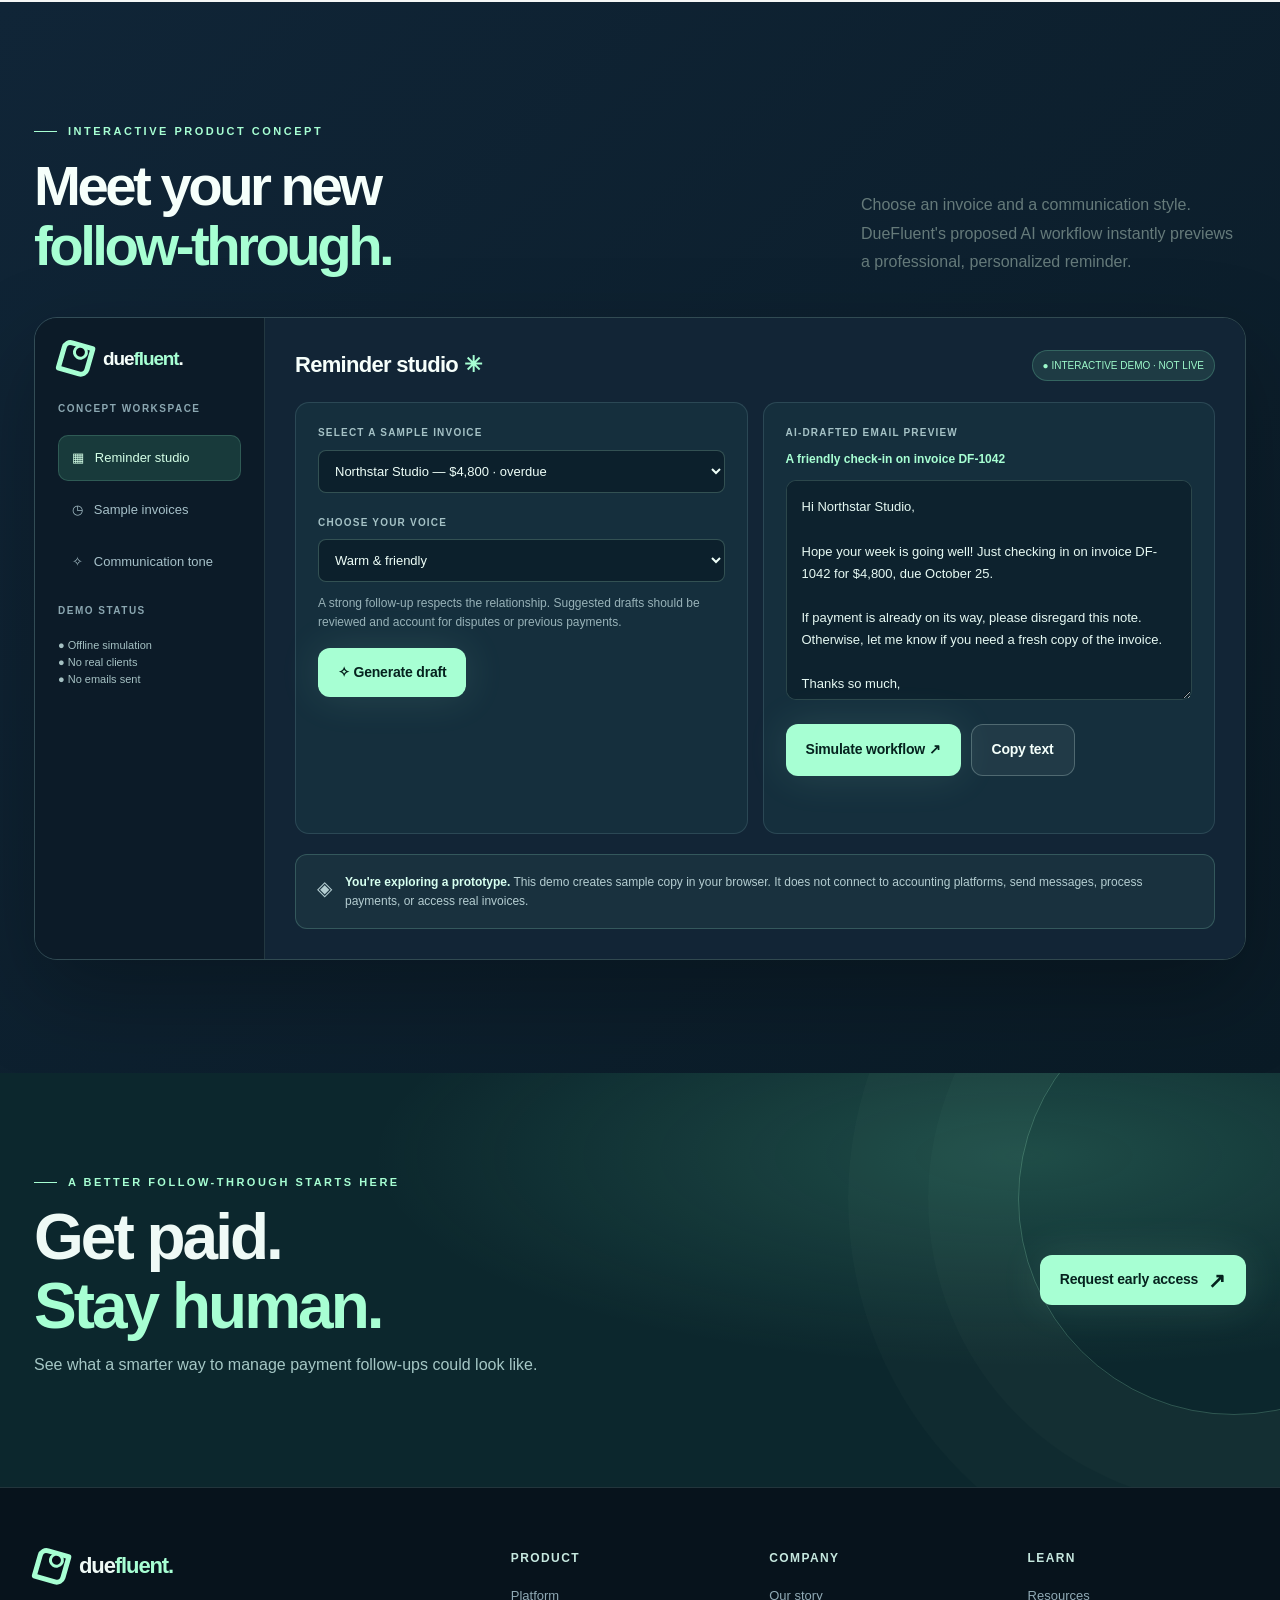
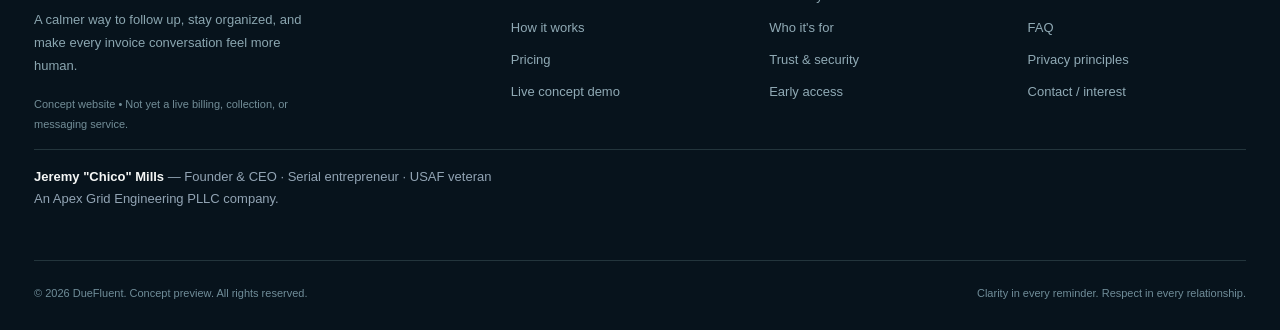
<file: platform.html>
<!doctype html><html lang="en"><head><meta charset="utf-8"><meta name="viewport" content="width=device-width,initial-scale=1"><meta name="theme-color" content="#08121e"><meta name="description" content="Explore the DueFluent invoice reminder studio, proposed workflow tools, and interactive concept demo."><meta property="og:type" content="website"><meta property="og:title" content="Platform | DueFluent"><meta property="og:description" content="Explore the DueFluent invoice reminder studio, proposed workflow tools, and interactive concept demo."><title>Platform | DueFluent</title>
<link rel="canonical" href="https://duefluent.com/platform.html"><style>:root{--ink:#080e1a;--navy:#091421;--navy2:#101e2c;--navy3:#162638;--cream:#f5f7f6;--paper:#fff;--muted:#92a4b4;--dark-text:#132b31;--mint:#a7ffd3;--mint2:#64e9b1;--aqua:#4fe3cd;--blue:#769bff;--lav:#c7baff;--border:rgba(180,230,223,.16);--shadow:0 30px 90px rgba(0,0,0,.35)}
*{box-sizing:border-box}html{scroll-behavior:smooth}body{margin:0;background:var(--ink);color:#effaf6;font:16px/1.55 Inter,ui-sans-serif,-apple-system,BlinkMacSystemFont,'Segoe UI',sans-serif;overflow-x:hidden}button,input,select,textarea{font:inherit}button{cursor:pointer}a{color:inherit;text-decoration:none}button:focus-visible,a:focus-visible,input:focus-visible,select:focus-visible,textarea:focus-visible{outline:3px solid var(--mint);outline-offset:4px}::selection{color:#08161a;background:var(--mint)}.container{width:min(1212px,calc(100% - 48px));margin:auto}.site-header{position:sticky;top:0;z-index:100;background:rgba(8,17,27,.85);backdrop-filter:blur(22px);border-bottom:1px solid var(--border)}.topbar{height:78px;display:flex;align-items:center;justify-content:space-between;gap:20px}.brand{display:inline-flex;align-items:center;gap:11px;font-size:24px;letter-spacing:-1.1px;font-weight:790;white-space:nowrap}.brand b{color:var(--mint);font-weight:790}.brand-mark{height:34px;width:34px;position:relative;display:grid;place-items:center;transform:rotate(-12deg)}.brand-mark:before{content:"";position:absolute;width:23px;height:23px;border:5px solid var(--mint);border-radius:9px 3px 9px 3px;transform:rotate(28deg)}.brand-mark:after{content:"";position:absolute;width:9px;height:9px;background:var(--ink);border:3px solid var(--mint);border-radius:100%;transform:translate(6px,-5px)}.nav{display:flex;align-items:center;gap:29px}.nav a{font-size:13px;font-weight:650;color:#c7d4dc;transition:color .2s}.nav a:hover,.nav a.active{color:var(--mint)}.actions{display:flex;align-items:center;gap:14px}.mini-link{font-size:13px;font-weight:650;color:#d3e4e6}.btn{border:0;display:inline-flex;align-items:center;justify-content:center;gap:10px;border-radius:12px;padding:14px 20px;font-weight:760;font-size:14px;letter-spacing:-.2px;transition:transform .2s,background .2s,box-shadow .2s;white-space:nowrap}.btn:hover{transform:translateY(-2px)}.btn-primary{background:var(--mint);color:#05221e;box-shadow:0 0 42px rgba(167,255,211,.12)}.btn-primary:hover{background:#cbffe7;box-shadow:0 0 46px rgba(167,255,211,.27)}.btn-ghost{border:1px solid rgba(223,255,246,.24);background:rgba(255,255,255,.055);color:#f4fffb}.btn-light{background:#102c2d;color:var(--mint)}.btn-arrow{font-size:21px;line-height:1}.mobile-toggle{display:none;background:transparent;border:1px solid var(--border);color:#fff;border-radius:10px;padding:9px 12px;font-size:21px}.announcement{display:flex;align-items:center;justify-content:center;gap:9px;padding:11px 20px;background:linear-gradient(90deg,#112d30,#15212f,#112d30);font-size:12px;color:#d4e7df;border-bottom:1px solid var(--border)}.announcement strong{color:var(--mint)}.dot{height:7px;width:7px;border-radius:100%;display:inline-block;background:var(--mint);box-shadow:0 0 15px var(--mint)}.hero{position:relative;isolation:isolate;min-height:690px;padding:94px 0 115px;overflow:hidden;background:radial-gradient(ellipse at 75% 39%,rgba(56,120,124,.22),transparent 49%),radial-gradient(ellipse at 10% -10%,rgba(92,111,192,.16),transparent 45%),#08121e}.hero:after,.dark-grid:after{content:"";position:absolute;inset:0;pointer-events:none;z-index:-1;background-image:linear-gradient(rgba(149,202,206,.038) 1px,transparent 1px),linear-gradient(90deg,rgba(149,202,206,.038) 1px,transparent 1px);background-size:74px 74px;mask-image:linear-gradient(90deg,transparent 6%,#000 78%)}.hero:before{content:"";position:absolute;right:-170px;top:-180px;width:800px;height:800px;border:1px solid rgba(161,245,211,.10);border-radius:50%;box-shadow:0 0 0 96px rgba(119,226,183,.025),0 0 0 210px rgba(119,226,183,.02);pointer-events:none}.hero-grid{display:grid;grid-template-columns:1.02fr .98fr;align-items:center;gap:43px;position:relative}.eyebrow{font-size:11px;font-weight:850;letter-spacing:2.5px;text-transform:uppercase;color:var(--mint);display:inline-flex;align-items:center;gap:11px}.eyebrow:before{content:"";height:1px;width:23px;background:var(--mint)}h1,h2,h3,h4,p{margin-top:0}h1{font-size:clamp(57px,6.2vw,99px);line-height:.975;letter-spacing:-6.2px;font-weight:810;margin:29px 0 26px}h1 em,h2 em{font-style:normal;color:var(--mint)}.hero p{max-width:520px;font-size:18px;line-height:1.75;color:#b1c5cf}.hero-buttons{display:flex;gap:12px;flex-wrap:wrap;margin-top:33px}.hero-micro{display:flex;gap:25px;margin-top:37px;align-items:center;flex-wrap:wrap}.hero-micro span{display:flex;align-items:center;gap:8px;color:#b1c2c9;font-size:12px}.hero-micro span:before{content:"✓";font-weight:900;color:var(--mint)}.dashboard-scene{position:relative;padding:60px 0 35px;perspective:1100px}.dash-panel{position:relative;z-index:2;background:linear-gradient(155deg,rgba(30,51,65,.96),rgba(11,25,37,.99));border:1px solid rgba(190,242,227,.19);border-radius:22px;box-shadow:0 40px 110px rgba(0,0,0,.55),inset 0 1px rgba(255,255,255,.08);padding:25px;transform:rotateY(-5deg) rotateX(2deg);overflow:hidden}.dash-panel:before{content:"";position:absolute;top:0;right:0;width:330px;height:240px;background:radial-gradient(ellipse,rgba(107,239,197,.10),transparent 70%);pointer-events:none}.dash-head{display:flex;align-items:center;justify-content:space-between;border-bottom:1px solid var(--border);padding-bottom:20px;margin-bottom:24px}.dash-logo{display:flex;align-items:center;gap:9px;font-size:14px;font-weight:760}.dash-smallmark{width:23px;height:23px;background:var(--mint);border-radius:7px;color:#072925;font-size:16px;text-align:center;line-height:23px}.dash-menu{color:#829aaa;font-size:10px;letter-spacing:.8px}.dash-statlabel{color:#91aab6;text-transform:uppercase;font-size:10px;font-weight:750;letter-spacing:1.5px}.dash-number{font-weight:780;font-size:41px;letter-spacing:-2px;line-height:1.3;margin:5px 0}.dash-pill{font-size:10px;color:#b9ffdc;background:rgba(121,236,178,.12);padding:5px 9px;border-radius:20px}.chart-svg{width:100%;height:162px;margin:19px 0 11px;overflow:visible}.dash-bottom{display:grid;grid-template-columns:1fr 1fr;gap:11px}.dash-tile{border:1px solid var(--border);background:rgba(255,255,255,.025);border-radius:12px;padding:13px}.dash-tile .v{font-size:22px;font-weight:800;letter-spacing:-.8px;margin-top:4px}.dash-tile .sub{color:#92aab6;font-size:10px}.floating-note{position:absolute;z-index:3;border-radius:14px;border:1px solid rgba(183,245,227,.30);background:rgba(22,45,49,.97);box-shadow:0 16px 48px rgba(0,0,0,.4);padding:15px 17px;display:flex;gap:12px;align-items:center;min-width:224px;animation:levitate 5s ease-in-out infinite}.floating-note.one{top:28px;right:-26px}.floating-note.two{bottom:9px;left:-62px;animation-delay:-2.5s}.note-icon{width:34px;height:34px;border-radius:10px;background:rgba(167,255,211,.16);display:grid;place-items:center;font-size:17px;color:var(--mint)}.floating-note .t{font-size:12px;font-weight:750}.floating-note .s{font-size:10px;color:#a4bdbb}.scene-glow{position:absolute;inset:15% 5%;filter:blur(70px);background:rgba(73,220,179,.16)}@keyframes levitate{0%,100%{transform:translateY(0)}50%{transform:translateY(-11px)}}.ticker{border-top:1px solid var(--border);border-bottom:1px solid var(--border);background:#0d1c28;padding:21px 0}.ticker-in{display:flex;gap:22px;align-items:center;justify-content:space-between;flex-wrap:wrap}.ticker-intro{font-size:11px;letter-spacing:1.8px;text-transform:uppercase;color:#6d8d9d;font-weight:700}.ticker-items{display:flex;gap:27px;align-items:center;flex-wrap:wrap}.ticker-items span{color:#beced5;font-size:13px;font-weight:680}.ticker-items span:before{content:'✦';margin-right:9px;color:var(--mint)}section.section{padding:113px 0}.section-light{background:var(--cream);color:var(--dark-text)}.section-soft{background:#eaf1ed;color:var(--dark-text)}.section-dark{background:#0b1825;color:#effaf6;position:relative}.section-head{display:flex;justify-content:space-between;gap:34px;align-items:end;margin-bottom:40px}.section-head h2,.section-title{font-size:clamp(37px,4.4vw,61px);letter-spacing:-3.5px;line-height:1.08;margin:16px 0 0;font-weight:800}.section-head p{max-width:385px;margin:0;color:#657a7a;line-height:1.8}.section-dark .section-head p{color:#a0b7be}.section-light .eyebrow,.section-soft .eyebrow{color:#168e75}.section-light .eyebrow:before,.section-soft .eyebrow:before{background:#168e75}.feature-grid{display:grid;grid-template-columns:repeat(3,1fr);gap:15px}.feature{padding:29px;background:#fff;border:1px solid #dce7e3;border-radius:19px;min-height:256px;transition:transform .2s,box-shadow .2s}.feature:hover{transform:translateY(-5px);box-shadow:0 20px 50px rgba(24,73,58,.10)}.ficon{width:47px;height:47px;display:grid;place-items:center;background:#e6f8ef;color:#126c59;border-radius:13px;font-size:22px;margin-bottom:21px}.feature h3{font-size:20px;letter-spacing:-.5px;margin-bottom:10px}.feature p{font-size:14px;color:#657a7a;line-height:1.75;margin:0}.split{display:grid;grid-template-columns:1fr 1fr;gap:65px;align-items:center}.muted{color:#6a8181;line-height:1.8}.muted-on-dark{color:#9bb4ba;line-height:1.8}.label-list{display:grid;gap:14px;margin-top:29px}.label-list div{display:flex;align-items:start;gap:13px;font-size:14px;line-height:1.65}.label-list i{width:25px;height:25px;border-radius:50%;background:#d5fae7;display:grid;place-items:center;font-style:normal;font-weight:900;font-size:12px;color:#126951;flex:none}.workflow-art{border-radius:22px;padding:26px;background:linear-gradient(145deg,#152e3b,#071822);border:1px solid rgba(166,248,221,.17);box-shadow:0 24px 65px rgba(1,27,30,.24)}.mail-card{background:#fafffd;border-radius:14px;padding:25px;color:#253e41;box-shadow:0 15px 30px rgba(0,0,0,.18)}.mail-head{display:flex;justify-content:space-between;align-items:center;font-size:11px;color:#68807e;border-bottom:1px solid #e5efec;padding-bottom:14px;margin-bottom:17px}.mail-label{background:#def5e9;color:#197b63;padding:5px 10px;border-radius:20px;font-size:10px;font-weight:800}.mail-card h3{font-size:19px;letter-spacing:-.6px}.mail-card p{font-size:13px;line-height:1.8;color:#607777}.signature{font-size:12px;font-weight:720;margin-top:24px}.steps{display:grid;grid-template-columns:repeat(3,1fr);gap:22px}.step{border-top:1px solid rgba(100,223,177,.29);padding:24px 0}.step .n{font-size:12px;color:var(--mint);letter-spacing:1px;font-weight:750;margin-bottom:28px}.step h3{font-size:23px;letter-spacing:-.6px}.step p{font-size:14px;color:#9db5bd;line-height:1.75}.demo-section{background:linear-gradient(135deg,#102537,#0a1b26);color:#f6fffb}.demo-shell{display:grid;grid-template-columns:230px 1fr;gap:0;border:1px solid rgba(193,242,226,.20);border-radius:23px;overflow:hidden;box-shadow:0 35px 90px rgba(0,0,0,.26)}.demo-sidebar{background:#0c1b28;padding:23px;border-right:1px solid rgba(193,242,226,.13)}.demo-sidebar .small{color:#8ba7b1;font-size:10px;letter-spacing:1.5px;font-weight:800;text-transform:uppercase;margin:18px 0}.demo-tab{border:1px solid transparent;background:transparent;color:#a7c1c9;border-radius:10px;padding:12px 13px;width:100%;text-align:left;font-size:13px;display:flex;align-items:center;gap:10px;margin-bottom:6px}.demo-tab.active{background:#183a3b;color:#d4ffe7;border-color:rgba(158,255,213,.17)}.demo-main{background:#122536;padding:30px;min-width:0}.demo-top{display:flex;justify-content:space-between;align-items:center;gap:12px;margin-bottom:20px;flex-wrap:wrap}.demo-top strong{font-size:22px;letter-spacing:-.7px}.live-chip{background:rgba(133,250,195,.10);border:1px solid rgba(133,250,195,.22);font-size:10px;color:#9df8ca;padding:7px 10px;border-radius:40px}.demo-columns{display:grid;grid-template-columns:1fr 1fr;gap:15px}.demo-card{border:1px solid rgba(169,216,217,.15);background:#152f3d;padding:22px;border-radius:14px;min-width:0}.demo-card label{font-size:10px;letter-spacing:1.2px;font-weight:850;color:#a5c2c6;text-transform:uppercase;display:block;margin-bottom:9px}.demo-card select{width:100%;padding:12px;background:#0c202c;border:1px solid rgba(193,255,221,.22);border-radius:8px;color:#effff9;font-size:13px}.demo-card textarea{background:#0d222e;border:1px solid rgba(193,255,221,.17);border-radius:10px;color:#e6f9f3;font-size:13px;padding:15px;width:100%;height:220px;resize:vertical;line-height:1.7}.demo-card .mini{color:#98b2b8;font-size:12px;margin:12px 0 0}.demo-actions{display:flex;gap:10px;flex-wrap:wrap;margin-top:16px}.demo-feedback{color:var(--mint);font-size:12px;min-height:22px;margin-top:13px}.callout{display:flex;gap:13px;align-items:start;padding:18px 21px;border-radius:12px;border:1px solid rgba(159,245,210,.2);background:rgba(145,243,201,.06);font-size:12px;color:#b4cdd1;margin-top:20px}.callout strong{color:#d7fff0}.price-grid{display:grid;grid-template-columns:repeat(3,1fr);gap:17px}.price-card{background:#fff;border:1px solid #d7e6df;border-radius:20px;padding:32px;position:relative;display:flex;flex-direction:column;gap:0}.price-card.popular{border:2px solid #1b9b77;box-shadow:0 18px 50px rgba(14,96,75,.12)}.price-card .tag{font-size:10px;font-weight:900;letter-spacing:1.5px;color:#27715b;text-transform:uppercase}.price-card h3{font-size:24px;letter-spacing:-.8px;margin:13px 0 7px}.price-card .price-desc{font-size:13px;color:#69817c;min-height:44px}.price-card .amount{font-size:52px;font-weight:810;letter-spacing:-2px;margin-top:15px}.amount small{font-size:14px;color:#7a908c;letter-spacing:0;font-weight:500}.price-card .features{padding:22px 0 27px;margin-top:22px;border-top:1px solid #e1ebe6;display:grid;gap:13px;flex:1}.price-card .features span{font-size:13px;color:#4c6962}.price-card .features span:before{content:'✓';margin-right:10px;color:#0d9a6a;font-weight:900}.price-card .btn{width:100%}.billing-toggle{display:flex;justify-content:end;align-items:center;gap:10px;margin-bottom:25px;font-size:13px;color:#5d7370}.switch{border:1px solid #c4d9cc;border-radius:100px;background:#dceee6;display:inline-flex;padding:4px;gap:3px}.switch button{background:none;color:#4d7368;border:0;border-radius:100px;padding:7px 12px;font-weight:750;font-size:12px}.switch button.selected{background:#123b32;color:#eafff7}.faq-grid{display:grid;grid-template-columns:1fr 1fr;gap:13px}.faq-grid details{border:1px solid #dae8df;background:#fff;border-radius:13px;padding:19px 20px}.faq-grid summary{font-weight:760;font-size:15px;cursor:pointer;list-style:none;display:flex;justify-content:space-between;gap:20px}.faq-grid summary:after{content:'+';color:#208265;font-size:21px}.faq-grid details[open] summary:after{content:'−'}.faq-grid p{color:#68817a;font-size:13px;line-height:1.8;margin:14px 0 0}.cta-section{background:radial-gradient(ellipse at 80% 20%,rgba(104,226,176,.2),transparent 45%),#0c272d;padding:93px 0;position:relative;overflow:hidden}.cta-section:before{content:'';position:absolute;right:-170px;top:-90px;width:430px;height:430px;border:1px solid rgba(171,255,211,.22);border-radius:50%;box-shadow:0 0 0 90px rgba(171,255,211,.02),0 0 0 170px rgba(171,255,211,.02)}.cta-inner{display:flex;align-items:center;justify-content:space-between;gap:35px;position:relative}.cta-inner h2{font-size:clamp(39px,5vw,69px);letter-spacing:-3px;line-height:1.08;margin:12px 0}.cta-inner p{color:#a5c7c5}.site-footer{background:#07131c;border-top:1px solid var(--border);padding:61px 0 28px}.footer-top{display:grid;grid-template-columns:2fr 1fr 1fr 1fr;gap:40px}.footer-top .brand{font-size:22px}.footer-top p{font-size:13px;color:#8ba6b0;max-width:280px;line-height:1.75;margin-top:18px}.footer-col h4{font-size:12px;letter-spacing:1.4px;color:#c6e8df;text-transform:uppercase;margin:0 0 18px}.footer-col a{display:block;color:#90aab5;font-size:13px;margin-bottom:12px}.footer-col a:hover{color:var(--mint)}.footer-bottom{border-top:1px solid var(--border);padding-top:24px;margin-top:48px;display:flex;justify-content:space-between;flex-wrap:wrap;gap:12px;color:#708d99;font-size:11px}.page-hero{position:relative;background:radial-gradient(ellipse at 80% 0,rgba(64,156,137,.17),transparent 50%),#0a1825;padding:100px 0 90px;overflow:hidden}.page-hero:after{content:"";position:absolute;width:560px;height:560px;border-radius:50%;right:-140px;top:-350px;border:1px solid rgba(141,253,214,.14);box-shadow:0 0 0 85px rgba(141,253,214,.022),0 0 0 165px rgba(141,253,214,.018);pointer-events:none}.page-hero h1{font-size:clamp(49px,6vw,83px);max-width:930px;margin:23px 0;line-height:1.05;letter-spacing:-4px}.page-hero p{max-width:650px;font-size:18px;color:#abc2c9;line-height:1.75}.page-hero .hero-buttons{margin-top:30px}.stat-row{display:grid;grid-template-columns:repeat(3,1fr);gap:20px;margin-top:37px}.stat-row>div{padding:27px;border:1px solid rgba(192,245,224,.16);background:rgba(255,255,255,.025);border-radius:16px}.stat-row strong{font-size:26px;letter-spacing:-1px;display:block}.stat-row span{font-size:12px;color:#91aeb7}.value-grid{display:grid;grid-template-columns:repeat(2,1fr);gap:17px}.value-card{border-radius:18px;padding:32px;background:#fff;border:1px solid #dce8e0}.value-card h3{font-size:22px;margin:16px 0 11px}.value-card p{color:#69827d;font-size:14px}.industry-grid{display:grid;grid-template-columns:repeat(3,1fr);gap:17px}.industry{padding:32px;border:1px solid #dce7df;background:#fff;border-radius:18px}.industry .ic{font-size:31px}.industry h3{font-size:21px;letter-spacing:-.6px;margin:16px 0 10px}.industry p{font-size:14px;color:#69807c;line-height:1.75}.process-lines{display:grid;grid-template-columns:repeat(2,1fr);gap:20px}.process-line{display:flex;gap:20px;padding:29px 0;border-top:1px solid #cbdad1}.process-line .digit{font-size:38px;color:#15916d;font-weight:800;line-height:1}.process-line h3{font-size:21px;margin-bottom:8px}.process-line p{font-size:14px;color:#66807a}.security-list{display:grid;grid-template-columns:1fr 1fr;gap:16px}.security-item{background:#fff;border:1px solid #dce9e2;border-radius:16px;padding:29px}.security-item h3{font-size:20px;margin:13px 0}.security-item p{font-size:14px;color:#68817a}.notice{border-left:3px solid #198b6f;background:#e6f4ed;padding:17px 20px;color:#315b50;border-radius:4px;font-size:13px;line-height:1.7}.founder-grid{display:grid;grid-template-columns:1fr 1fr;gap:35px;align-items:center}.mission-art{height:410px;display:flex;align-items:center;justify-content:center;position:relative;background:radial-gradient(circle at 50% 45%,rgba(112,236,187,.23),transparent 55%),linear-gradient(135deg,#123240,#0b1b2a);border-radius:26px;overflow:hidden;border:1px solid rgba(190,255,222,.17)}.mission-art .bigmark{font-size:160px;font-weight:850;color:var(--mint);letter-spacing:-10px}.mission-art:before,.mission-art:after{content:"";position:absolute;width:390px;height:390px;border:1px solid rgba(164,244,208,.28);border-radius:50%}.mission-art:after{width:270px;height:270px;border-style:dashed;animation:spin 30s linear infinite}@keyframes spin{to{transform:rotate(360deg)}}.form-grid{display:grid;grid-template-columns:1fr 1fr;gap:20px}.interest-form{background:#fff;color:#0e302c;border-radius:20px;padding:30px;box-shadow:0 28px 70px rgba(0,0,0,.16)}.interest-form label{font-size:12px;font-weight:790;display:block;margin:0 0 9px}.interest-form input,.interest-form select,.interest-form textarea{width:100%;border:1px solid #cfe1d9;background:#f7faf8;color:#133e36;border-radius:10px;padding:13px 14px;outline:0;margin-bottom:20px}.interest-form input:focus,.interest-form select:focus,.interest-form textarea:focus{border-color:#218b6d;box-shadow:0 0 0 3px rgba(70,193,149,.13)}.interest-form textarea{height:90px}.interest-form .btn{width:100%}.fineprint{font-size:11px;line-height:1.6;color:#6e8780;margin:13px 0 0}.success-box{border-radius:11px;background:#e5faef;border:1px solid #b8e6d0;padding:15px;color:#136548;font-size:13px;display:none;margin-top:14px}.success-box.show{display:block}.local-entries{margin-top:15px;font-size:12px;color:#9bb9b4}.chip-row{display:flex;flex-wrap:wrap;gap:10px;margin:25px 0}.chip{padding:8px 12px;border:1px solid rgba(176,250,212,.25);border-radius:30px;color:#bcdfd2;background:rgba(154,239,206,.06);font-size:12px}.divider-line{height:1px;background:#d8e7df;margin:35px 0}.story-quote{background:#103131;padding:38px;border-radius:18px;color:#d2f8e5;font-size:24px;line-height:1.5;letter-spacing:-.5px}.toast{position:fixed;right:22px;bottom:22px;background:#b6ffdb;color:#0b2c21;border:1px solid #d2ffe9;border-radius:13px;padding:15px 21px;box-shadow:0 14px 50px rgba(0,0,0,.35);font-size:13px;font-weight:760;z-index:200;transform:translateY(90px);opacity:0;transition:.3s;pointer-events:none}.toast.show{opacity:1;transform:translateY(0)}.top-mini{margin-top:25px;font-size:12px;color:#9bb3b9}.top-mini strong{color:#cbfbe2}.long-text{font-size:15px;color:#617975;line-height:1.9;max-width:820px}.long-text h3{color:#15332c;margin:27px 0 10px}.long-text p{margin-bottom:20px}.tagline-note{color:#718983;font-size:12px;margin-top:19px}.desktop-hide{display:none}@media(max-width:1080px){.nav{gap:14px}.nav a{font-size:12px}.hero-grid{grid-template-columns:1fr 1fr;gap:20px}.floating-note.one{right:-10px}.floating-note.two{left:-10px}h1{font-size:71px;letter-spacing:-4px}}@media(max-width:900px){.topbar{height:70px}.mobile-toggle{display:block}.nav{display:none;position:absolute;left:0;right:0;top:69px;background:#0c1c29;border-bottom:1px solid var(--border);padding:21px 24px;flex-direction:column;align-items:stretch;gap:17px}.nav.open{display:flex}.nav a{font-size:15px}.actions .mini-link{display:none}.actions .btn{display:none}.hero{padding:68px 0 95px}.hero-grid{grid-template-columns:1fr}.hero-copy{max-width:700px}.dashboard-scene{width:min(600px,100%);margin:auto}.feature-grid,.industry-grid,.price-grid{grid-template-columns:repeat(2,1fr)}.split{gap:30px}.footer-top{grid-template-columns:2fr 1fr 1fr}.footer-top .footer-col:last-child{grid-column:2}.demo-shell{grid-template-columns:1fr}.demo-sidebar{display:flex;flex-wrap:wrap;gap:8px;padding:14px}.demo-sidebar .small{display:none}.demo-tab{width:auto;margin:0}.demo-sidebar .brand{display:none}}@media(max-width:620px){.container{width:min(100% - 32px,1212px)}.brand{font-size:22px}h1{font-size:clamp(52px,14vw,73px);letter-spacing:-3.8px}.hero p,.page-hero p{font-size:16px}.hero{padding-top:55px}.dash-panel{padding:17px;transform:none}.dash-number{font-size:34px}.floating-note{min-width:unset;padding:10px 12px}.floating-note.one{right:-4px;top:22px}.floating-note.two{bottom:-3px;left:-4px}.floating-note .t{font-size:10px}.floating-note .s{font-size:9px}.note-icon{width:28px;height:28px}.ticker-in{justify-content:start}.ticker-items{gap:13px}.ticker-items span{font-size:11px}section.section{padding:70px 0}.section-head{display:block}.section-head p{margin-top:20px}.section-head h2,.section-title{font-size:clamp(37px,10vw,49px);letter-spacing:-2.3px}.feature-grid,.industry-grid,.price-grid,.split,.faq-grid,.value-grid,.process-lines,.security-list,.founder-grid,.form-grid,.demo-columns,.stat-row{grid-template-columns:1fr}.feature{min-height:auto}.cta-inner{display:block}.cta-inner .btn{margin-top:18px}.footer-top{grid-template-columns:1fr 1fr;gap:28px}.footer-top>div:first-child{grid-column:1/-1}.footer-top .footer-col:last-child{grid-column:auto}.page-hero{padding:75px 0}.page-hero h1{font-size:clamp(45px,12vw,65px);letter-spacing:-3px}.demo-main{padding:19px}.demo-sidebar{padding:12px}.demo-tab{font-size:12px;padding:9px}.price-card{padding:26px}.brand-mark{width:28px}.hero-micro{gap:13px}.hero-micro span{font-size:11px}.workflow-art{padding:13px}.mail-card{padding:16px}.mission-art{height:310px}.footer-bottom{margin-top:30px}.announcement{font-size:10px;text-align:center}}
@media(prefers-reduced-motion:reduce){*,*:before,*:after{scroll-behavior:auto!important;animation:none!important;transition:none!important}}
</style></head><body><header class="site-header"><div class="container topbar"><a href="index.html" aria-label="DueFluent Home" class="brand"><span class="brand-mark" aria-hidden="true"></span><span>due<b>fluent</b><span style="color:var(--mint)">.</span></span></a><nav class="nav" id="mainNav" aria-label="Main navigation"><a href="platform.html" class="active" aria-current="page">Platform</a><a href="how-it-works.html" class="" aria-current="false">How it works</a><a href="solutions.html" class="" aria-current="false">Solutions</a><a href="pricing.html" class="" aria-current="false">Pricing</a><a href="security.html" class="" aria-current="false">Security</a><a href="about.html" class="" aria-current="false">About</a></nav><div class="actions"><a class="mini-link" href="platform.html#demo">View demo</a><a class="btn btn-primary" href="early-access.html">Get early access <span class=btn-arrow aria-hidden=true>↗</span></a></div><button class="mobile-toggle" id="mobileToggle" aria-controls="mainNav" aria-expanded="false" aria-label="Open navigation">☰</button></div></header><main><div class="page-hero"><div class="container"><div class="eyebrow">The platform</div><h1>Make every follow-up<br/><em>feel effortless.</em></h1><p>A beautifully organized workspace concept for invoices, reminder drafts, communication preferences, and receivables visibility.</p><div class="hero-buttons"><a class="btn btn-primary" href="early-access.html">Get early access <span class=btn-arrow aria-hidden=true>↗</span></a><a class="btn btn-ghost" href="platform.html">Explore the platform <span class=btn-arrow aria-hidden=true>↗</span></a></div></div></div><section class="section section-light"><div class="container"><div class="section-head"><div><div class="eyebrow">Everything in its place</div><h2>Less searching.<br/><em style="color:#168e75">More clarity.</em></h2></div><p>Designed to remove repetitive admin while keeping people in control of sensitive client conversations.</p></div><div class="feature-grid"><article class="feature"><div class="ficon">▦</div><h3>Unified invoice view</h3><p>Browse example overdue, upcoming, paid, and under-review invoice states.</p></article><article class="feature"><div class="ficon">✧</div><h3>Tone-aware drafting</h3><p>Generate a respectful reminder in warm, direct, or firm language.</p></article><article class="feature"><div class="ficon">◷</div><h3>Sequence builder</h3><p>Plan when the next touchpoint should happen and when human approval is required.</p></article><article class="feature"><div class="ficon">↳</div><h3>Exception handling</h3><p>Proposed pause states for disputes, payment confirmations, and replies.</p></article><article class="feature"><div class="ficon">⌁</div><h3>Activity timeline</h3><p>Keep a clear history of drafted, approved, and completed follow-up steps.</p></article><article class="feature"><div class="ficon">◈</div><h3>Receivables reporting</h3><p>Visualize outstanding balances and aging patterns in a focused dashboard concept.</p></article></div></div></section><section class="section demo-section" id="demo"><div class="container"><div class="section-head"><div><div class="eyebrow">Interactive product concept</div><h2>Meet your new<br/><em>follow-through.</em></h2></div><p>Choose an invoice and a communication style. DueFluent's proposed AI workflow instantly previews a professional, personalized reminder.</p></div><div class="demo-shell"><aside class="demo-sidebar"><a href="index.html" class="brand" style="font-size:19px"><span class="brand-mark"></span><span>due<b>fluent</b>.</span></a><div class="small">Concept workspace</div><button class="demo-tab active" type="button">▦ &nbsp; Reminder studio</button><button class="demo-tab" type="button" onclick="document.getElementById('demoClient').focus()">◷ &nbsp; Sample invoices</button><button class="demo-tab" type="button" onclick="document.getElementById('demoTone').focus()">✧ &nbsp; Communication tone</button><div class="small">Demo status</div><div style="font-size:11px;color:#a5c1c3">● Offline simulation<br/>● No real clients<br/>● No emails sent</div></aside><div class="demo-main"><div class="demo-top"><strong>Reminder studio <span style="color:var(--mint)">✳</span></strong><span class="live-chip">● INTERACTIVE DEMO · NOT LIVE</span></div><div class="demo-columns"><div class="demo-card"><label for="demoClient">Select a sample invoice</label><select id="demoClient"><option value="north">Northstar Studio — $4,800 · overdue</option><option value="oak">Oak & Olive — $1,250 · overdue</option><option value="tandem">Tandem Works — $7,600 · overdue</option></select><div style="height:22px"></div><label for="demoTone">Choose your voice</label><select id="demoTone"><option value="gentle">Warm & friendly</option><option value="direct">Clear & professional</option><option value="firm">Firm & respectful</option></select><p class="mini">A strong follow-up respects the relationship. Suggested drafts should be reviewed and account for disputes or previous payments.</p><div class="demo-actions"><button class="btn btn-primary" id="demoGenerate" type="button">✧ Generate draft</button></div></div><div class="demo-card"><label>AI-drafted email preview</label><div id="demoSubject" style="font-size:12px;font-weight:760;margin-bottom:12px;color:var(--mint)">A friendly check-in</div><textarea id="demoMessage" aria-label="Editable sample reminder text"></textarea><div class="demo-actions"><button class="btn btn-primary" id="demoSimulate" type="button">Simulate workflow ↗</button><button class="btn btn-ghost" id="demoCopy" type="button">Copy text</button></div><div id="demoFeedback" class="demo-feedback" role="status"></div></div></div><div class="callout"><span style="font-size:20px">◈</span><div><strong>You're exploring a prototype.</strong> This demo creates sample copy in your browser. It does not connect to accounting platforms, send messages, process payments, or access real invoices.</div></div></div></div></div></section><section class="cta-section"><div class="container cta-inner"><div><div class="eyebrow">A better follow-through starts here</div><h2>Get paid.<br/><em style="color:var(--mint);font-style:normal">Stay human.</em></h2><p>See what a smarter way to manage payment follow-ups could look like.</p></div><a class="btn btn-primary" href="early-access.html">Request early access <span class=btn-arrow aria-hidden=true>↗</span></a></div></section></main><footer class="site-footer"><div class="container"><div class="footer-top"><div><a href="index.html" class="brand"><span class="brand-mark"></span><span>due<b>fluent</b><span style="color:var(--mint)">.</span></span></a><p>A calmer way to follow up, stay organized, and make every invoice conversation feel more human.</p><p style="font-size:11px;color:#738e98">Concept website • Not yet a live billing, collection, or messaging service.</p></div><div class="footer-col"><h4>Product</h4><a href="platform.html">Platform</a><a href="how-it-works.html">How it works</a><a href="pricing.html">Pricing</a><a href="platform.html#demo">Live concept demo</a></div><div class="footer-col"><h4>Company</h4><a href="about.html">Our story</a><a href="solutions.html">Who it's for</a><a href="security.html">Trust & security</a><a href="early-access.html">Early access</a></div><div class="footer-col"><h4>Learn</h4><a href="resources.html">Resources</a><a href="resources.html#faq">FAQ</a><a href="security.html">Privacy principles</a><a href="early-access.html">Contact / interest</a></div></div><div class="founder-strip" style="border-top:1px solid rgba(180,230,223,.16);padding:16px 0 2px;margin-top:4px;font-size:13px;color:#92a4b4;line-height:1.7"><a href="https://apexgrideng.com/about" style="color:#f5f7f6;font-weight:700;text-decoration:none">Jeremy "Chico" Mills</a> — Founder &amp; CEO · Serial entrepreneur · USAF veteran<br/>An Apex Grid Engineering PLLC company.</div><div class="footer-bottom"><span>© 2026 DueFluent. Concept preview. All rights reserved.</span><span>Clarity in every reminder. Respect in every relationship.</span></div></div></footer><div id="toast" class="toast" role="status" aria-live="polite"></div><script>(()=>{'use strict';
 const $=(s,r=document)=>r.querySelector(s), $$=(s,r=document)=>[...r.querySelectorAll(s)];
 const menu=$('#mobileToggle'),nav=$('#mainNav');if(menu&&nav){menu.addEventListener('click',()=>{let on=nav.classList.toggle('open');menu.setAttribute('aria-expanded',String(on));menu.textContent=on?'✕':'☰'});}
 const toast=(t)=>{let n=$('#toast');if(!n)return;n.textContent=t;n.classList.add('show');clearTimeout(window.__toastTimer);window.__toastTimer=setTimeout(()=>n.classList.remove('show'),3400)};
 $$('.bill-switch').forEach(btn=>btn.addEventListener('click',()=>{let yearly=btn.dataset.bill==='year';$$('.bill-switch').forEach(b=>b.classList.toggle('selected',b===btn));$$('[data-price-month]').forEach(e=>{e.textContent='$'+(yearly?e.dataset.priceYear:e.dataset.priceMonth)});$$('[data-billing-note]').forEach(e=>e.textContent=yearly?'per month, billed annually':'per month, billed monthly');}));
 const messages={
 gentle:{subject:'A friendly check-in on invoice {number}',body:'Hi {client},\n\nHope your week is going well! Just checking in on invoice {number} for {amount}, due {due}.\n\nIf payment is already on its way, please disregard this note. Otherwise, let me know if you need a fresh copy of the invoice.\n\nThanks so much,\nYour team'},
 direct:{subject:'Payment reminder: invoice {number}',body:'Hi {client},\n\nThis is a reminder that invoice {number} for {amount} was due {due}.\n\nPlease share an update on payment timing or let us know if there is anything you need from us to process it.\n\nThank you,\nAccounts receivable'},
 firm:{subject:'Action requested: outstanding invoice {number}',body:'Hello {client},\n\nOur records show invoice {number} for {amount}, due {due}, remains outstanding.\n\nPlease confirm a payment date or contact us to resolve any discrepancy. If you have already paid, reply with the payment details so we can update our records.\n\nRegards,\nBilling team'}};
 const invoices={north:{client:'Northstar Studio',amount:'$4,800',number:'DF-1042',due:'October 25'},oak:{client:'Oak & Olive',amount:'$1,250',number:'DF-1048',due:'October 28'},tandem:{client:'Tandem Works',amount:'$7,600',number:'DF-1051',due:'October 19'}};
 function renderDemo(){let c=$('#demoClient'),tone=$('#demoTone'),out=$('#demoMessage'),sub=$('#demoSubject');if(!c||!tone||!out)return;let i=invoices[c.value]||invoices.north;let m=messages[tone.value]||messages.gentle;let fill=x=>x.replaceAll('{client}',i.client).replaceAll('{amount}',i.amount).replaceAll('{number}',i.number).replaceAll('{due}',i.due);if(sub)sub.textContent=fill(m.subject);out.value=fill(m.body);}
 $('#demoClient')?.addEventListener('change',renderDemo);$('#demoTone')?.addEventListener('change',renderDemo);
 $('#demoGenerate')?.addEventListener('click',()=>{renderDemo();toast('Sample message generated — no email was sent.');});
 $('#demoSimulate')?.addEventListener('click',()=>{renderDemo();let feedback=$('#demoFeedback');if(feedback)feedback.textContent='✓ Simulation complete: draft prepared, approval checkpoint reached. No message was sent.';toast('Preview workflow simulated successfully.');});
 $('#demoCopy')?.addEventListener('click',async()=>{let s=($('#demoSubject')?.textContent||'')+'\n\n'+($('#demoMessage')?.value||'');try{await navigator.clipboard.writeText(s);toast('Sample reminder copied to clipboard.');}catch(e){let t=$('#demoMessage');if(t){t.focus();t.select();toast('Text selected — use Copy on your device.');}}});renderDemo();
 const form=$('#interestForm');if(form){const key='duefluent.preview-interest.v1';let entries=[];try{entries=JSON.parse(localStorage.getItem(key)||'[]');if(!Array.isArray(entries))entries=[]}catch(e){};const renderCount=()=>{let el=$('#entryCount');if(el)el.textContent=entries.length+' entry'+(entries.length===1?'':'ies')+' stored in this browser (demo only).'};renderCount();form.addEventListener('submit',e=>{e.preventDefault();if(!form.reportValidity())return;let data=new FormData(form);let item={date:new Date().toISOString(),name:String(data.get('name')||''),email:String(data.get('email')||''),company:String(data.get('company')||''),role:String(data.get('role')||''),volume:String(data.get('volume')||''),notes:String(data.get('notes')||'')};entries.push(item);try{localStorage.setItem(key,JSON.stringify(entries))}catch(e){toast('Browser storage is unavailable. Export this entry using your own workflow.');return}let success=$('#formSuccess');if(success){success.classList.add('show');success.textContent='Saved in this browser only. This is a website concept, so your request has NOT been sent to DueFluent. Muse must connect the form to a secure CRM or database before launch.'}form.reset();renderCount();});$('#exportEntries')?.addEventListener('click',()=>{if(!entries.length){toast('No demo entries are saved yet.');return}let fields=['date','name','email','company','role','volume','notes'];const csv=[fields.join(','),...entries.map(r=>fields.map(f=>'"'+String(r[f]||'').replaceAll('"','""')+'"').join(','))].join('\r\n');let a=document.createElement('a'),url=URL.createObjectURL(new Blob([csv],{type:'text/csv;charset=utf-8'}));a.href=url;a.download='duefluent-local-preview-entries.csv';a.click();setTimeout(()=>URL.revokeObjectURL(url),1000);toast('Local demo entries exported.');});}
 $$('[data-demo-jump]').forEach(a=>a.addEventListener('click',()=>{if(a.getAttribute('href')?.includes('#demo'))setTimeout(()=>$('#demoClient')?.focus({preventScroll:true}),350)}));
})();
</script></body></html>
</file>
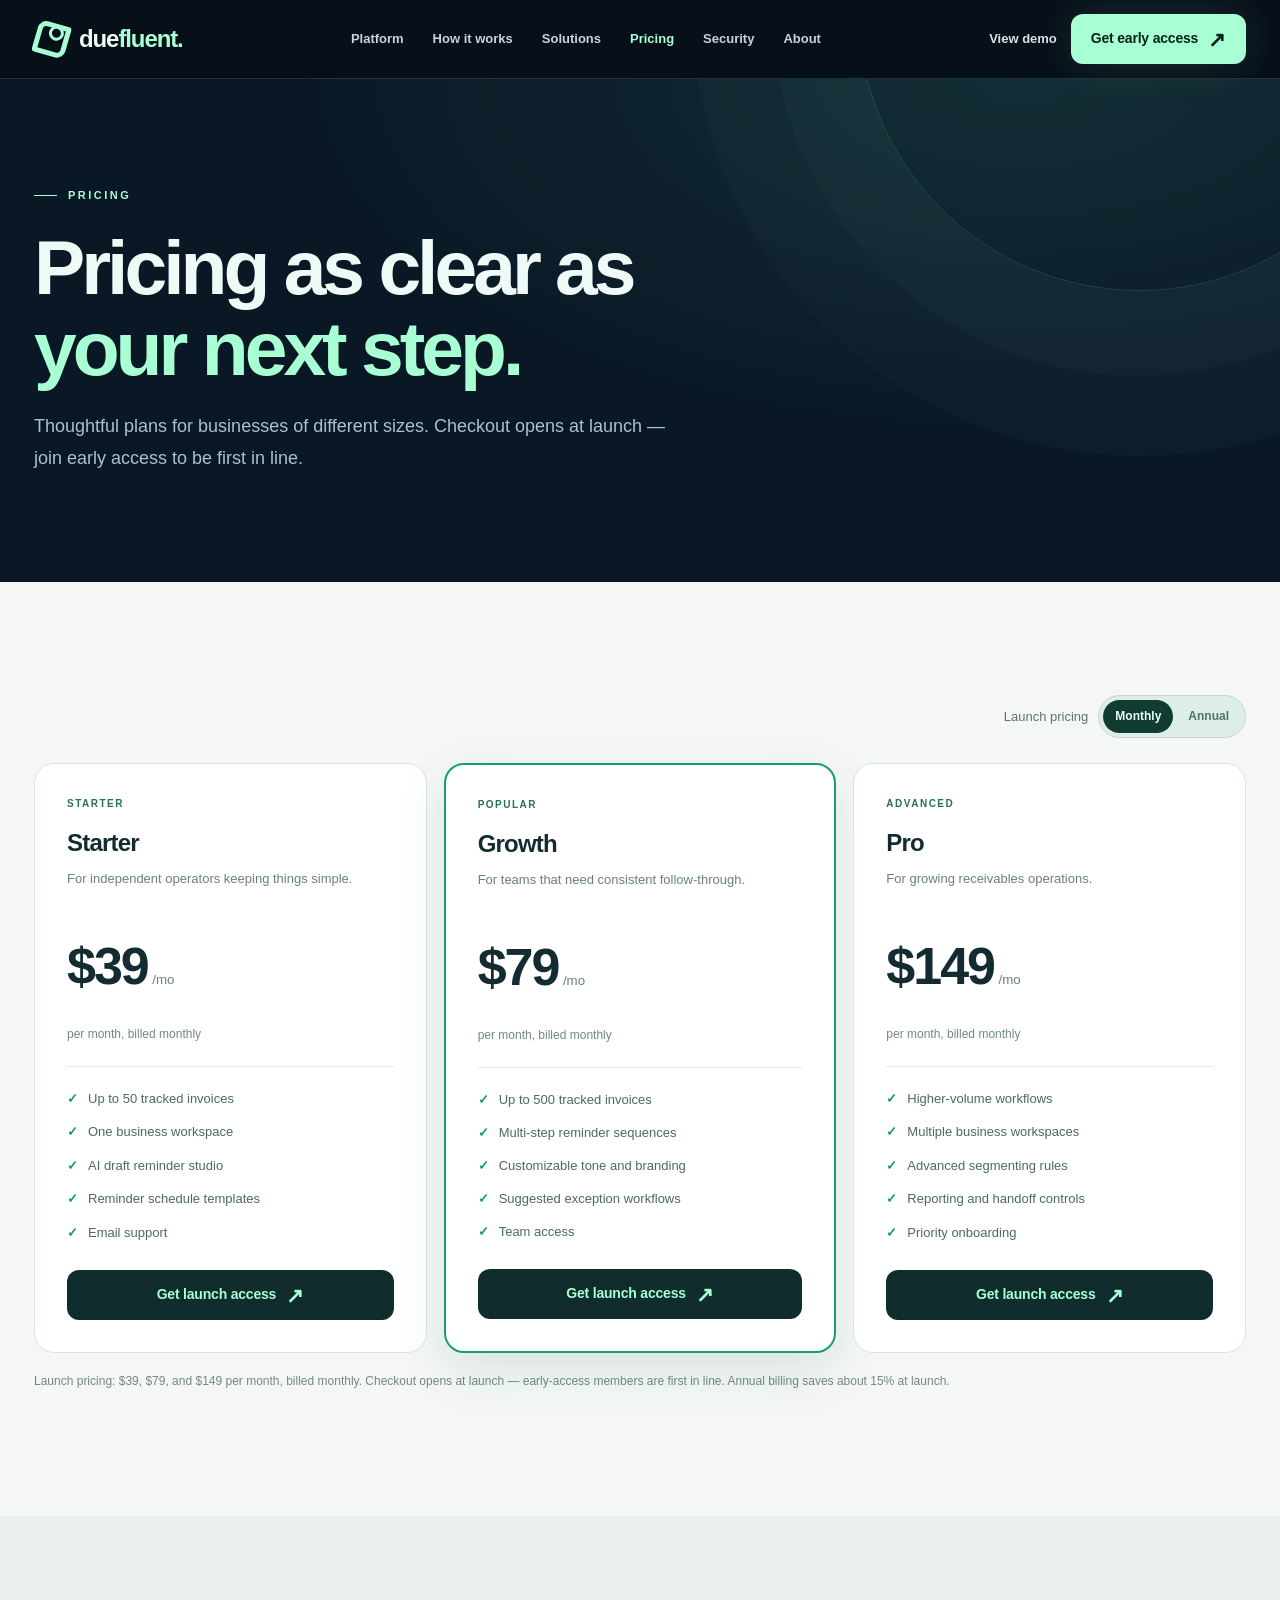
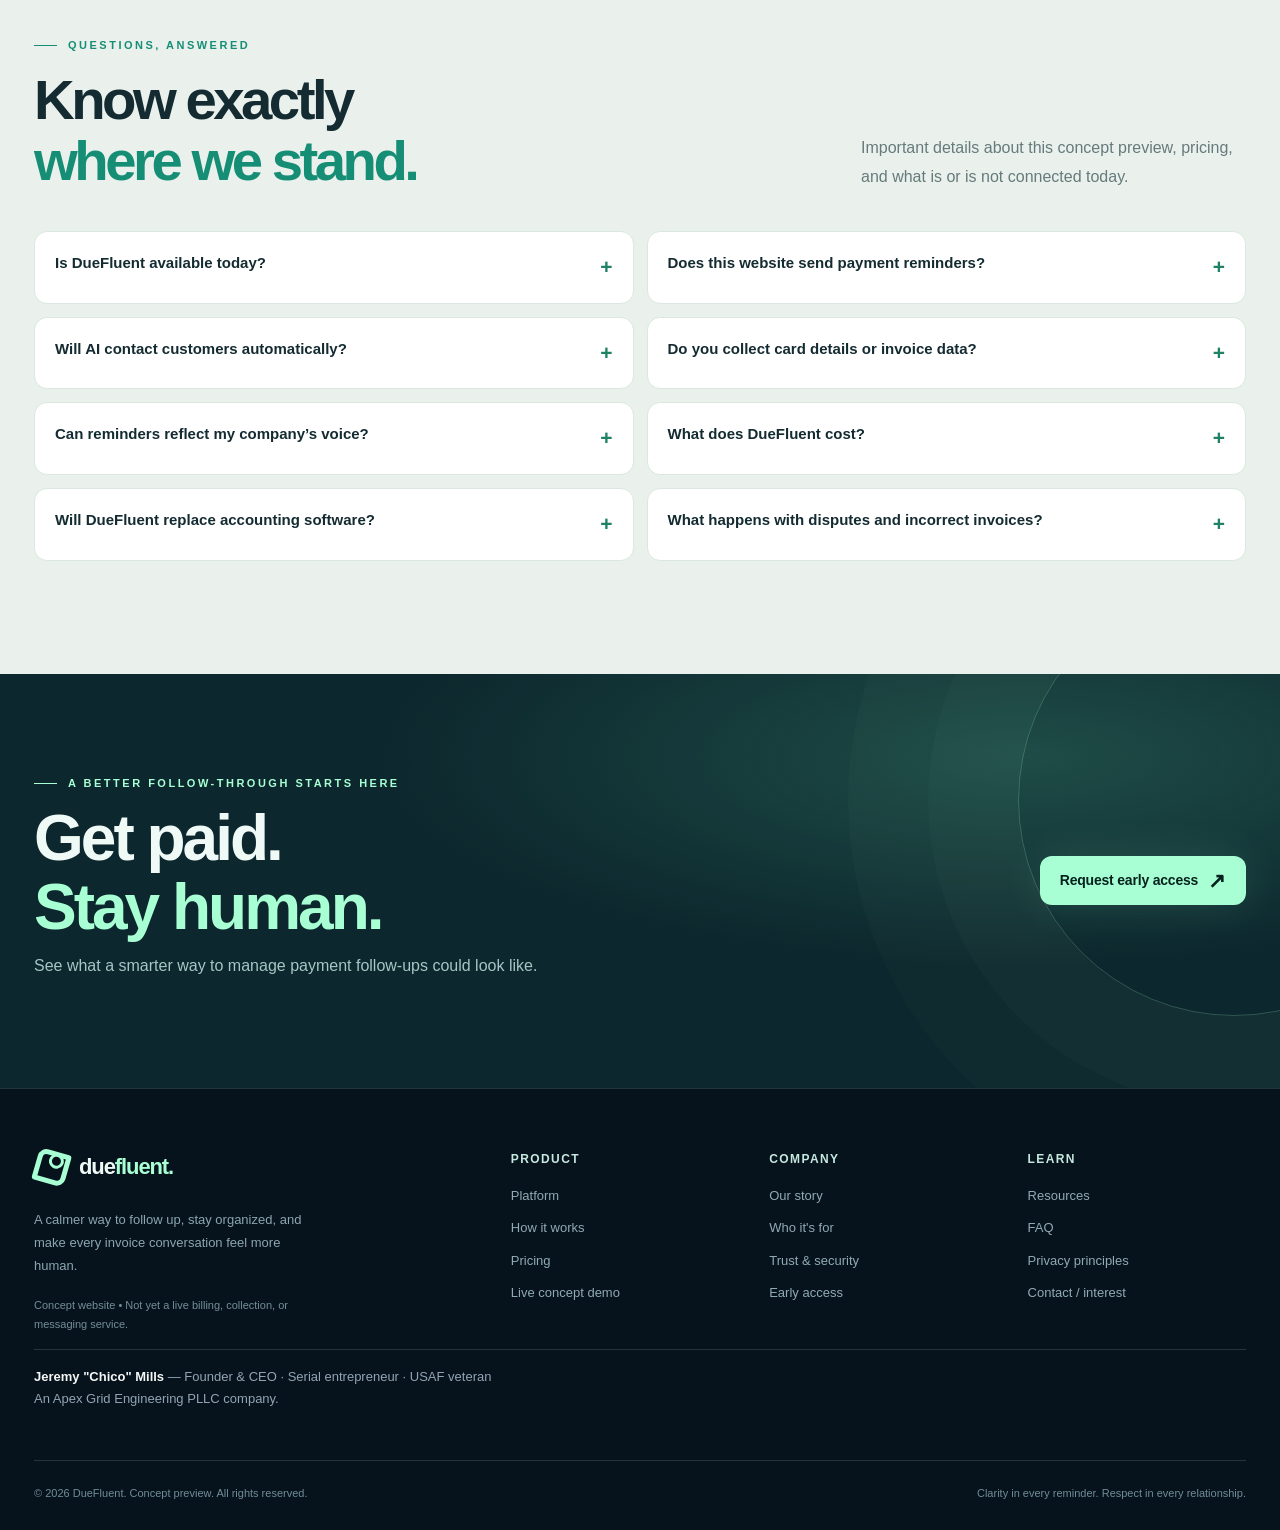
<file: pricing.html>
<!doctype html><html lang="en"><head><meta charset="utf-8"><meta name="viewport" content="width=device-width,initial-scale=1"><meta name="theme-color" content="#08121e"><meta name="description" content="Explore illustrative DueFluent pricing tiers and frequently asked questions."><meta property="og:type" content="website"><meta property="og:title" content="Pricing | DueFluent"><meta property="og:description" content="Explore illustrative DueFluent pricing tiers and frequently asked questions."><title>Pricing | DueFluent</title>
<link rel="canonical" href="https://duefluent.com/pricing.html"><style>:root{--ink:#080e1a;--navy:#091421;--navy2:#101e2c;--navy3:#162638;--cream:#f5f7f6;--paper:#fff;--muted:#92a4b4;--dark-text:#132b31;--mint:#a7ffd3;--mint2:#64e9b1;--aqua:#4fe3cd;--blue:#769bff;--lav:#c7baff;--border:rgba(180,230,223,.16);--shadow:0 30px 90px rgba(0,0,0,.35)}
*{box-sizing:border-box}html{scroll-behavior:smooth}body{margin:0;background:var(--ink);color:#effaf6;font:16px/1.55 Inter,ui-sans-serif,-apple-system,BlinkMacSystemFont,'Segoe UI',sans-serif;overflow-x:hidden}button,input,select,textarea{font:inherit}button{cursor:pointer}a{color:inherit;text-decoration:none}button:focus-visible,a:focus-visible,input:focus-visible,select:focus-visible,textarea:focus-visible{outline:3px solid var(--mint);outline-offset:4px}::selection{color:#08161a;background:var(--mint)}.container{width:min(1212px,calc(100% - 48px));margin:auto}.site-header{position:sticky;top:0;z-index:100;background:rgba(8,17,27,.85);backdrop-filter:blur(22px);border-bottom:1px solid var(--border)}.topbar{height:78px;display:flex;align-items:center;justify-content:space-between;gap:20px}.brand{display:inline-flex;align-items:center;gap:11px;font-size:24px;letter-spacing:-1.1px;font-weight:790;white-space:nowrap}.brand b{color:var(--mint);font-weight:790}.brand-mark{height:34px;width:34px;position:relative;display:grid;place-items:center;transform:rotate(-12deg)}.brand-mark:before{content:"";position:absolute;width:23px;height:23px;border:5px solid var(--mint);border-radius:9px 3px 9px 3px;transform:rotate(28deg)}.brand-mark:after{content:"";position:absolute;width:9px;height:9px;background:var(--ink);border:3px solid var(--mint);border-radius:100%;transform:translate(6px,-5px)}.nav{display:flex;align-items:center;gap:29px}.nav a{font-size:13px;font-weight:650;color:#c7d4dc;transition:color .2s}.nav a:hover,.nav a.active{color:var(--mint)}.actions{display:flex;align-items:center;gap:14px}.mini-link{font-size:13px;font-weight:650;color:#d3e4e6}.btn{border:0;display:inline-flex;align-items:center;justify-content:center;gap:10px;border-radius:12px;padding:14px 20px;font-weight:760;font-size:14px;letter-spacing:-.2px;transition:transform .2s,background .2s,box-shadow .2s;white-space:nowrap}.btn:hover{transform:translateY(-2px)}.btn-primary{background:var(--mint);color:#05221e;box-shadow:0 0 42px rgba(167,255,211,.12)}.btn-primary:hover{background:#cbffe7;box-shadow:0 0 46px rgba(167,255,211,.27)}.btn-ghost{border:1px solid rgba(223,255,246,.24);background:rgba(255,255,255,.055);color:#f4fffb}.btn-light{background:#102c2d;color:var(--mint)}.btn-arrow{font-size:21px;line-height:1}.mobile-toggle{display:none;background:transparent;border:1px solid var(--border);color:#fff;border-radius:10px;padding:9px 12px;font-size:21px}.announcement{display:flex;align-items:center;justify-content:center;gap:9px;padding:11px 20px;background:linear-gradient(90deg,#112d30,#15212f,#112d30);font-size:12px;color:#d4e7df;border-bottom:1px solid var(--border)}.announcement strong{color:var(--mint)}.dot{height:7px;width:7px;border-radius:100%;display:inline-block;background:var(--mint);box-shadow:0 0 15px var(--mint)}.hero{position:relative;isolation:isolate;min-height:690px;padding:94px 0 115px;overflow:hidden;background:radial-gradient(ellipse at 75% 39%,rgba(56,120,124,.22),transparent 49%),radial-gradient(ellipse at 10% -10%,rgba(92,111,192,.16),transparent 45%),#08121e}.hero:after,.dark-grid:after{content:"";position:absolute;inset:0;pointer-events:none;z-index:-1;background-image:linear-gradient(rgba(149,202,206,.038) 1px,transparent 1px),linear-gradient(90deg,rgba(149,202,206,.038) 1px,transparent 1px);background-size:74px 74px;mask-image:linear-gradient(90deg,transparent 6%,#000 78%)}.hero:before{content:"";position:absolute;right:-170px;top:-180px;width:800px;height:800px;border:1px solid rgba(161,245,211,.10);border-radius:50%;box-shadow:0 0 0 96px rgba(119,226,183,.025),0 0 0 210px rgba(119,226,183,.02);pointer-events:none}.hero-grid{display:grid;grid-template-columns:1.02fr .98fr;align-items:center;gap:43px;position:relative}.eyebrow{font-size:11px;font-weight:850;letter-spacing:2.5px;text-transform:uppercase;color:var(--mint);display:inline-flex;align-items:center;gap:11px}.eyebrow:before{content:"";height:1px;width:23px;background:var(--mint)}h1,h2,h3,h4,p{margin-top:0}h1{font-size:clamp(57px,6.2vw,99px);line-height:.975;letter-spacing:-6.2px;font-weight:810;margin:29px 0 26px}h1 em,h2 em{font-style:normal;color:var(--mint)}.hero p{max-width:520px;font-size:18px;line-height:1.75;color:#b1c5cf}.hero-buttons{display:flex;gap:12px;flex-wrap:wrap;margin-top:33px}.hero-micro{display:flex;gap:25px;margin-top:37px;align-items:center;flex-wrap:wrap}.hero-micro span{display:flex;align-items:center;gap:8px;color:#b1c2c9;font-size:12px}.hero-micro span:before{content:"✓";font-weight:900;color:var(--mint)}.dashboard-scene{position:relative;padding:60px 0 35px;perspective:1100px}.dash-panel{position:relative;z-index:2;background:linear-gradient(155deg,rgba(30,51,65,.96),rgba(11,25,37,.99));border:1px solid rgba(190,242,227,.19);border-radius:22px;box-shadow:0 40px 110px rgba(0,0,0,.55),inset 0 1px rgba(255,255,255,.08);padding:25px;transform:rotateY(-5deg) rotateX(2deg);overflow:hidden}.dash-panel:before{content:"";position:absolute;top:0;right:0;width:330px;height:240px;background:radial-gradient(ellipse,rgba(107,239,197,.10),transparent 70%);pointer-events:none}.dash-head{display:flex;align-items:center;justify-content:space-between;border-bottom:1px solid var(--border);padding-bottom:20px;margin-bottom:24px}.dash-logo{display:flex;align-items:center;gap:9px;font-size:14px;font-weight:760}.dash-smallmark{width:23px;height:23px;background:var(--mint);border-radius:7px;color:#072925;font-size:16px;text-align:center;line-height:23px}.dash-menu{color:#829aaa;font-size:10px;letter-spacing:.8px}.dash-statlabel{color:#91aab6;text-transform:uppercase;font-size:10px;font-weight:750;letter-spacing:1.5px}.dash-number{font-weight:780;font-size:41px;letter-spacing:-2px;line-height:1.3;margin:5px 0}.dash-pill{font-size:10px;color:#b9ffdc;background:rgba(121,236,178,.12);padding:5px 9px;border-radius:20px}.chart-svg{width:100%;height:162px;margin:19px 0 11px;overflow:visible}.dash-bottom{display:grid;grid-template-columns:1fr 1fr;gap:11px}.dash-tile{border:1px solid var(--border);background:rgba(255,255,255,.025);border-radius:12px;padding:13px}.dash-tile .v{font-size:22px;font-weight:800;letter-spacing:-.8px;margin-top:4px}.dash-tile .sub{color:#92aab6;font-size:10px}.floating-note{position:absolute;z-index:3;border-radius:14px;border:1px solid rgba(183,245,227,.30);background:rgba(22,45,49,.97);box-shadow:0 16px 48px rgba(0,0,0,.4);padding:15px 17px;display:flex;gap:12px;align-items:center;min-width:224px;animation:levitate 5s ease-in-out infinite}.floating-note.one{top:28px;right:-26px}.floating-note.two{bottom:9px;left:-62px;animation-delay:-2.5s}.note-icon{width:34px;height:34px;border-radius:10px;background:rgba(167,255,211,.16);display:grid;place-items:center;font-size:17px;color:var(--mint)}.floating-note .t{font-size:12px;font-weight:750}.floating-note .s{font-size:10px;color:#a4bdbb}.scene-glow{position:absolute;inset:15% 5%;filter:blur(70px);background:rgba(73,220,179,.16)}@keyframes levitate{0%,100%{transform:translateY(0)}50%{transform:translateY(-11px)}}.ticker{border-top:1px solid var(--border);border-bottom:1px solid var(--border);background:#0d1c28;padding:21px 0}.ticker-in{display:flex;gap:22px;align-items:center;justify-content:space-between;flex-wrap:wrap}.ticker-intro{font-size:11px;letter-spacing:1.8px;text-transform:uppercase;color:#6d8d9d;font-weight:700}.ticker-items{display:flex;gap:27px;align-items:center;flex-wrap:wrap}.ticker-items span{color:#beced5;font-size:13px;font-weight:680}.ticker-items span:before{content:'✦';margin-right:9px;color:var(--mint)}section.section{padding:113px 0}.section-light{background:var(--cream);color:var(--dark-text)}.section-soft{background:#eaf1ed;color:var(--dark-text)}.section-dark{background:#0b1825;color:#effaf6;position:relative}.section-head{display:flex;justify-content:space-between;gap:34px;align-items:end;margin-bottom:40px}.section-head h2,.section-title{font-size:clamp(37px,4.4vw,61px);letter-spacing:-3.5px;line-height:1.08;margin:16px 0 0;font-weight:800}.section-head p{max-width:385px;margin:0;color:#657a7a;line-height:1.8}.section-dark .section-head p{color:#a0b7be}.section-light .eyebrow,.section-soft .eyebrow{color:#168e75}.section-light .eyebrow:before,.section-soft .eyebrow:before{background:#168e75}.feature-grid{display:grid;grid-template-columns:repeat(3,1fr);gap:15px}.feature{padding:29px;background:#fff;border:1px solid #dce7e3;border-radius:19px;min-height:256px;transition:transform .2s,box-shadow .2s}.feature:hover{transform:translateY(-5px);box-shadow:0 20px 50px rgba(24,73,58,.10)}.ficon{width:47px;height:47px;display:grid;place-items:center;background:#e6f8ef;color:#126c59;border-radius:13px;font-size:22px;margin-bottom:21px}.feature h3{font-size:20px;letter-spacing:-.5px;margin-bottom:10px}.feature p{font-size:14px;color:#657a7a;line-height:1.75;margin:0}.split{display:grid;grid-template-columns:1fr 1fr;gap:65px;align-items:center}.muted{color:#6a8181;line-height:1.8}.muted-on-dark{color:#9bb4ba;line-height:1.8}.label-list{display:grid;gap:14px;margin-top:29px}.label-list div{display:flex;align-items:start;gap:13px;font-size:14px;line-height:1.65}.label-list i{width:25px;height:25px;border-radius:50%;background:#d5fae7;display:grid;place-items:center;font-style:normal;font-weight:900;font-size:12px;color:#126951;flex:none}.workflow-art{border-radius:22px;padding:26px;background:linear-gradient(145deg,#152e3b,#071822);border:1px solid rgba(166,248,221,.17);box-shadow:0 24px 65px rgba(1,27,30,.24)}.mail-card{background:#fafffd;border-radius:14px;padding:25px;color:#253e41;box-shadow:0 15px 30px rgba(0,0,0,.18)}.mail-head{display:flex;justify-content:space-between;align-items:center;font-size:11px;color:#68807e;border-bottom:1px solid #e5efec;padding-bottom:14px;margin-bottom:17px}.mail-label{background:#def5e9;color:#197b63;padding:5px 10px;border-radius:20px;font-size:10px;font-weight:800}.mail-card h3{font-size:19px;letter-spacing:-.6px}.mail-card p{font-size:13px;line-height:1.8;color:#607777}.signature{font-size:12px;font-weight:720;margin-top:24px}.steps{display:grid;grid-template-columns:repeat(3,1fr);gap:22px}.step{border-top:1px solid rgba(100,223,177,.29);padding:24px 0}.step .n{font-size:12px;color:var(--mint);letter-spacing:1px;font-weight:750;margin-bottom:28px}.step h3{font-size:23px;letter-spacing:-.6px}.step p{font-size:14px;color:#9db5bd;line-height:1.75}.demo-section{background:linear-gradient(135deg,#102537,#0a1b26);color:#f6fffb}.demo-shell{display:grid;grid-template-columns:230px 1fr;gap:0;border:1px solid rgba(193,242,226,.20);border-radius:23px;overflow:hidden;box-shadow:0 35px 90px rgba(0,0,0,.26)}.demo-sidebar{background:#0c1b28;padding:23px;border-right:1px solid rgba(193,242,226,.13)}.demo-sidebar .small{color:#8ba7b1;font-size:10px;letter-spacing:1.5px;font-weight:800;text-transform:uppercase;margin:18px 0}.demo-tab{border:1px solid transparent;background:transparent;color:#a7c1c9;border-radius:10px;padding:12px 13px;width:100%;text-align:left;font-size:13px;display:flex;align-items:center;gap:10px;margin-bottom:6px}.demo-tab.active{background:#183a3b;color:#d4ffe7;border-color:rgba(158,255,213,.17)}.demo-main{background:#122536;padding:30px;min-width:0}.demo-top{display:flex;justify-content:space-between;align-items:center;gap:12px;margin-bottom:20px;flex-wrap:wrap}.demo-top strong{font-size:22px;letter-spacing:-.7px}.live-chip{background:rgba(133,250,195,.10);border:1px solid rgba(133,250,195,.22);font-size:10px;color:#9df8ca;padding:7px 10px;border-radius:40px}.demo-columns{display:grid;grid-template-columns:1fr 1fr;gap:15px}.demo-card{border:1px solid rgba(169,216,217,.15);background:#152f3d;padding:22px;border-radius:14px;min-width:0}.demo-card label{font-size:10px;letter-spacing:1.2px;font-weight:850;color:#a5c2c6;text-transform:uppercase;display:block;margin-bottom:9px}.demo-card select{width:100%;padding:12px;background:#0c202c;border:1px solid rgba(193,255,221,.22);border-radius:8px;color:#effff9;font-size:13px}.demo-card textarea{background:#0d222e;border:1px solid rgba(193,255,221,.17);border-radius:10px;color:#e6f9f3;font-size:13px;padding:15px;width:100%;height:220px;resize:vertical;line-height:1.7}.demo-card .mini{color:#98b2b8;font-size:12px;margin:12px 0 0}.demo-actions{display:flex;gap:10px;flex-wrap:wrap;margin-top:16px}.demo-feedback{color:var(--mint);font-size:12px;min-height:22px;margin-top:13px}.callout{display:flex;gap:13px;align-items:start;padding:18px 21px;border-radius:12px;border:1px solid rgba(159,245,210,.2);background:rgba(145,243,201,.06);font-size:12px;color:#b4cdd1;margin-top:20px}.callout strong{color:#d7fff0}.price-grid{display:grid;grid-template-columns:repeat(3,1fr);gap:17px}.price-card{background:#fff;border:1px solid #d7e6df;border-radius:20px;padding:32px;position:relative;display:flex;flex-direction:column;gap:0}.price-card.popular{border:2px solid #1b9b77;box-shadow:0 18px 50px rgba(14,96,75,.12)}.price-card .tag{font-size:10px;font-weight:900;letter-spacing:1.5px;color:#27715b;text-transform:uppercase}.price-card h3{font-size:24px;letter-spacing:-.8px;margin:13px 0 7px}.price-card .price-desc{font-size:13px;color:#69817c;min-height:44px}.price-card .amount{font-size:52px;font-weight:810;letter-spacing:-2px;margin-top:15px}.amount small{font-size:14px;color:#7a908c;letter-spacing:0;font-weight:500}.price-card .features{padding:22px 0 27px;margin-top:22px;border-top:1px solid #e1ebe6;display:grid;gap:13px;flex:1}.price-card .features span{font-size:13px;color:#4c6962}.price-card .features span:before{content:'✓';margin-right:10px;color:#0d9a6a;font-weight:900}.price-card .btn{width:100%}.billing-toggle{display:flex;justify-content:end;align-items:center;gap:10px;margin-bottom:25px;font-size:13px;color:#5d7370}.switch{border:1px solid #c4d9cc;border-radius:100px;background:#dceee6;display:inline-flex;padding:4px;gap:3px}.switch button{background:none;color:#4d7368;border:0;border-radius:100px;padding:7px 12px;font-weight:750;font-size:12px}.switch button.selected{background:#123b32;color:#eafff7}.faq-grid{display:grid;grid-template-columns:1fr 1fr;gap:13px}.faq-grid details{border:1px solid #dae8df;background:#fff;border-radius:13px;padding:19px 20px}.faq-grid summary{font-weight:760;font-size:15px;cursor:pointer;list-style:none;display:flex;justify-content:space-between;gap:20px}.faq-grid summary:after{content:'+';color:#208265;font-size:21px}.faq-grid details[open] summary:after{content:'−'}.faq-grid p{color:#68817a;font-size:13px;line-height:1.8;margin:14px 0 0}.cta-section{background:radial-gradient(ellipse at 80% 20%,rgba(104,226,176,.2),transparent 45%),#0c272d;padding:93px 0;position:relative;overflow:hidden}.cta-section:before{content:'';position:absolute;right:-170px;top:-90px;width:430px;height:430px;border:1px solid rgba(171,255,211,.22);border-radius:50%;box-shadow:0 0 0 90px rgba(171,255,211,.02),0 0 0 170px rgba(171,255,211,.02)}.cta-inner{display:flex;align-items:center;justify-content:space-between;gap:35px;position:relative}.cta-inner h2{font-size:clamp(39px,5vw,69px);letter-spacing:-3px;line-height:1.08;margin:12px 0}.cta-inner p{color:#a5c7c5}.site-footer{background:#07131c;border-top:1px solid var(--border);padding:61px 0 28px}.footer-top{display:grid;grid-template-columns:2fr 1fr 1fr 1fr;gap:40px}.footer-top .brand{font-size:22px}.footer-top p{font-size:13px;color:#8ba6b0;max-width:280px;line-height:1.75;margin-top:18px}.footer-col h4{font-size:12px;letter-spacing:1.4px;color:#c6e8df;text-transform:uppercase;margin:0 0 18px}.footer-col a{display:block;color:#90aab5;font-size:13px;margin-bottom:12px}.footer-col a:hover{color:var(--mint)}.footer-bottom{border-top:1px solid var(--border);padding-top:24px;margin-top:48px;display:flex;justify-content:space-between;flex-wrap:wrap;gap:12px;color:#708d99;font-size:11px}.page-hero{position:relative;background:radial-gradient(ellipse at 80% 0,rgba(64,156,137,.17),transparent 50%),#0a1825;padding:100px 0 90px;overflow:hidden}.page-hero:after{content:"";position:absolute;width:560px;height:560px;border-radius:50%;right:-140px;top:-350px;border:1px solid rgba(141,253,214,.14);box-shadow:0 0 0 85px rgba(141,253,214,.022),0 0 0 165px rgba(141,253,214,.018);pointer-events:none}.page-hero h1{font-size:clamp(49px,6vw,83px);max-width:930px;margin:23px 0;line-height:1.05;letter-spacing:-4px}.page-hero p{max-width:650px;font-size:18px;color:#abc2c9;line-height:1.75}.page-hero .hero-buttons{margin-top:30px}.stat-row{display:grid;grid-template-columns:repeat(3,1fr);gap:20px;margin-top:37px}.stat-row>div{padding:27px;border:1px solid rgba(192,245,224,.16);background:rgba(255,255,255,.025);border-radius:16px}.stat-row strong{font-size:26px;letter-spacing:-1px;display:block}.stat-row span{font-size:12px;color:#91aeb7}.value-grid{display:grid;grid-template-columns:repeat(2,1fr);gap:17px}.value-card{border-radius:18px;padding:32px;background:#fff;border:1px solid #dce8e0}.value-card h3{font-size:22px;margin:16px 0 11px}.value-card p{color:#69827d;font-size:14px}.industry-grid{display:grid;grid-template-columns:repeat(3,1fr);gap:17px}.industry{padding:32px;border:1px solid #dce7df;background:#fff;border-radius:18px}.industry .ic{font-size:31px}.industry h3{font-size:21px;letter-spacing:-.6px;margin:16px 0 10px}.industry p{font-size:14px;color:#69807c;line-height:1.75}.process-lines{display:grid;grid-template-columns:repeat(2,1fr);gap:20px}.process-line{display:flex;gap:20px;padding:29px 0;border-top:1px solid #cbdad1}.process-line .digit{font-size:38px;color:#15916d;font-weight:800;line-height:1}.process-line h3{font-size:21px;margin-bottom:8px}.process-line p{font-size:14px;color:#66807a}.security-list{display:grid;grid-template-columns:1fr 1fr;gap:16px}.security-item{background:#fff;border:1px solid #dce9e2;border-radius:16px;padding:29px}.security-item h3{font-size:20px;margin:13px 0}.security-item p{font-size:14px;color:#68817a}.notice{border-left:3px solid #198b6f;background:#e6f4ed;padding:17px 20px;color:#315b50;border-radius:4px;font-size:13px;line-height:1.7}.founder-grid{display:grid;grid-template-columns:1fr 1fr;gap:35px;align-items:center}.mission-art{height:410px;display:flex;align-items:center;justify-content:center;position:relative;background:radial-gradient(circle at 50% 45%,rgba(112,236,187,.23),transparent 55%),linear-gradient(135deg,#123240,#0b1b2a);border-radius:26px;overflow:hidden;border:1px solid rgba(190,255,222,.17)}.mission-art .bigmark{font-size:160px;font-weight:850;color:var(--mint);letter-spacing:-10px}.mission-art:before,.mission-art:after{content:"";position:absolute;width:390px;height:390px;border:1px solid rgba(164,244,208,.28);border-radius:50%}.mission-art:after{width:270px;height:270px;border-style:dashed;animation:spin 30s linear infinite}@keyframes spin{to{transform:rotate(360deg)}}.form-grid{display:grid;grid-template-columns:1fr 1fr;gap:20px}.interest-form{background:#fff;color:#0e302c;border-radius:20px;padding:30px;box-shadow:0 28px 70px rgba(0,0,0,.16)}.interest-form label{font-size:12px;font-weight:790;display:block;margin:0 0 9px}.interest-form input,.interest-form select,.interest-form textarea{width:100%;border:1px solid #cfe1d9;background:#f7faf8;color:#133e36;border-radius:10px;padding:13px 14px;outline:0;margin-bottom:20px}.interest-form input:focus,.interest-form select:focus,.interest-form textarea:focus{border-color:#218b6d;box-shadow:0 0 0 3px rgba(70,193,149,.13)}.interest-form textarea{height:90px}.interest-form .btn{width:100%}.fineprint{font-size:11px;line-height:1.6;color:#6e8780;margin:13px 0 0}.success-box{border-radius:11px;background:#e5faef;border:1px solid #b8e6d0;padding:15px;color:#136548;font-size:13px;display:none;margin-top:14px}.success-box.show{display:block}.local-entries{margin-top:15px;font-size:12px;color:#9bb9b4}.chip-row{display:flex;flex-wrap:wrap;gap:10px;margin:25px 0}.chip{padding:8px 12px;border:1px solid rgba(176,250,212,.25);border-radius:30px;color:#bcdfd2;background:rgba(154,239,206,.06);font-size:12px}.divider-line{height:1px;background:#d8e7df;margin:35px 0}.story-quote{background:#103131;padding:38px;border-radius:18px;color:#d2f8e5;font-size:24px;line-height:1.5;letter-spacing:-.5px}.toast{position:fixed;right:22px;bottom:22px;background:#b6ffdb;color:#0b2c21;border:1px solid #d2ffe9;border-radius:13px;padding:15px 21px;box-shadow:0 14px 50px rgba(0,0,0,.35);font-size:13px;font-weight:760;z-index:200;transform:translateY(90px);opacity:0;transition:.3s;pointer-events:none}.toast.show{opacity:1;transform:translateY(0)}.top-mini{margin-top:25px;font-size:12px;color:#9bb3b9}.top-mini strong{color:#cbfbe2}.long-text{font-size:15px;color:#617975;line-height:1.9;max-width:820px}.long-text h3{color:#15332c;margin:27px 0 10px}.long-text p{margin-bottom:20px}.tagline-note{color:#718983;font-size:12px;margin-top:19px}.desktop-hide{display:none}@media(max-width:1080px){.nav{gap:14px}.nav a{font-size:12px}.hero-grid{grid-template-columns:1fr 1fr;gap:20px}.floating-note.one{right:-10px}.floating-note.two{left:-10px}h1{font-size:71px;letter-spacing:-4px}}@media(max-width:900px){.topbar{height:70px}.mobile-toggle{display:block}.nav{display:none;position:absolute;left:0;right:0;top:69px;background:#0c1c29;border-bottom:1px solid var(--border);padding:21px 24px;flex-direction:column;align-items:stretch;gap:17px}.nav.open{display:flex}.nav a{font-size:15px}.actions .mini-link{display:none}.actions .btn{display:none}.hero{padding:68px 0 95px}.hero-grid{grid-template-columns:1fr}.hero-copy{max-width:700px}.dashboard-scene{width:min(600px,100%);margin:auto}.feature-grid,.industry-grid,.price-grid{grid-template-columns:repeat(2,1fr)}.split{gap:30px}.footer-top{grid-template-columns:2fr 1fr 1fr}.footer-top .footer-col:last-child{grid-column:2}.demo-shell{grid-template-columns:1fr}.demo-sidebar{display:flex;flex-wrap:wrap;gap:8px;padding:14px}.demo-sidebar .small{display:none}.demo-tab{width:auto;margin:0}.demo-sidebar .brand{display:none}}@media(max-width:620px){.container{width:min(100% - 32px,1212px)}.brand{font-size:22px}h1{font-size:clamp(52px,14vw,73px);letter-spacing:-3.8px}.hero p,.page-hero p{font-size:16px}.hero{padding-top:55px}.dash-panel{padding:17px;transform:none}.dash-number{font-size:34px}.floating-note{min-width:unset;padding:10px 12px}.floating-note.one{right:-4px;top:22px}.floating-note.two{bottom:-3px;left:-4px}.floating-note .t{font-size:10px}.floating-note .s{font-size:9px}.note-icon{width:28px;height:28px}.ticker-in{justify-content:start}.ticker-items{gap:13px}.ticker-items span{font-size:11px}section.section{padding:70px 0}.section-head{display:block}.section-head p{margin-top:20px}.section-head h2,.section-title{font-size:clamp(37px,10vw,49px);letter-spacing:-2.3px}.feature-grid,.industry-grid,.price-grid,.split,.faq-grid,.value-grid,.process-lines,.security-list,.founder-grid,.form-grid,.demo-columns,.stat-row{grid-template-columns:1fr}.feature{min-height:auto}.cta-inner{display:block}.cta-inner .btn{margin-top:18px}.footer-top{grid-template-columns:1fr 1fr;gap:28px}.footer-top>div:first-child{grid-column:1/-1}.footer-top .footer-col:last-child{grid-column:auto}.page-hero{padding:75px 0}.page-hero h1{font-size:clamp(45px,12vw,65px);letter-spacing:-3px}.demo-main{padding:19px}.demo-sidebar{padding:12px}.demo-tab{font-size:12px;padding:9px}.price-card{padding:26px}.brand-mark{width:28px}.hero-micro{gap:13px}.hero-micro span{font-size:11px}.workflow-art{padding:13px}.mail-card{padding:16px}.mission-art{height:310px}.footer-bottom{margin-top:30px}.announcement{font-size:10px;text-align:center}}
@media(prefers-reduced-motion:reduce){*,*:before,*:after{scroll-behavior:auto!important;animation:none!important;transition:none!important}}
</style></head><body><header class="site-header"><div class="container topbar"><a href="index.html" aria-label="DueFluent Home" class="brand"><span class="brand-mark" aria-hidden="true"></span><span>due<b>fluent</b><span style="color:var(--mint)">.</span></span></a><nav class="nav" id="mainNav" aria-label="Main navigation"><a href="platform.html" class="" aria-current="false">Platform</a><a href="how-it-works.html" class="" aria-current="false">How it works</a><a href="solutions.html" class="" aria-current="false">Solutions</a><a href="pricing.html" class="active" aria-current="page">Pricing</a><a href="security.html" class="" aria-current="false">Security</a><a href="about.html" class="" aria-current="false">About</a></nav><div class="actions"><a class="mini-link" href="platform.html#demo">View demo</a><a class="btn btn-primary" href="early-access.html">Get early access <span class=btn-arrow aria-hidden=true>↗</span></a></div><button class="mobile-toggle" id="mobileToggle" aria-controls="mainNav" aria-expanded="false" aria-label="Open navigation">☰</button></div></header><main><div class="page-hero"><div class="container"><div class="eyebrow">Pricing</div><h1>Pricing as clear as<br/><em>your next step.</em></h1><p>Thoughtful plans for businesses of different sizes. Checkout opens at launch — join early access to be first in line.</p></div></div><section class="section section-light"><div class="container"><div class="billing-toggle"><span>Launch pricing</span><div class="switch"><button type="button" class="bill-switch selected" data-bill="month">Monthly</button><button type="button" class="bill-switch" data-bill="year">Annual</button></div></div><div class="price-grid"><article class="price-card "><div class="tag">STARTER</div><h3>Starter</h3><p class="price-desc">For independent operators keeping things simple.</p><div><span class="amount" data-price-month="39" data-price-year="33">$39</span> <small style="color:#69817b">/mo</small></div><span class="tagline-note" data-billing-note>per month, billed monthly</span><div class="features"><span>Up to 50 tracked invoices</span><span>One business workspace</span><span>AI draft reminder studio</span><span>Reminder schedule templates</span><span>Email support</span></div><a class="btn btn-light" href="early-access.html">Get launch access <span class=btn-arrow aria-hidden=true>↗</span></a></article><article class="price-card popular"><div class="tag">POPULAR</div><h3>Growth</h3><p class="price-desc">For teams that need consistent follow-through.</p><div><span class="amount" data-price-month="79" data-price-year="66">$79</span> <small style="color:#69817b">/mo</small></div><span class="tagline-note" data-billing-note>per month, billed monthly</span><div class="features"><span>Up to 500 tracked invoices</span><span>Multi-step reminder sequences</span><span>Customizable tone and branding</span><span>Suggested exception workflows</span><span>Team access</span></div><a class="btn btn-light" href="early-access.html">Get launch access <span class=btn-arrow aria-hidden=true>↗</span></a></article><article class="price-card "><div class="tag">ADVANCED</div><h3>Pro</h3><p class="price-desc">For growing receivables operations.</p><div><span class="amount" data-price-month="149" data-price-year="125">$149</span> <small style="color:#69817b">/mo</small></div><span class="tagline-note" data-billing-note>per month, billed monthly</span><div class="features"><span>Higher-volume workflows</span><span>Multiple business workspaces</span><span>Advanced segmenting rules</span><span>Reporting and handoff controls</span><span>Priority onboarding</span></div><a class="btn btn-light" href="early-access.html">Get launch access <span class=btn-arrow aria-hidden=true>↗</span></a></article></div><p class="tagline-note">Launch pricing: $39, $79, and $149 per month, billed monthly. Checkout opens at launch — early-access members are first in line. Annual billing saves about 15% at launch.</p></div></section><section class="section section-soft" id="faq"><div class="container"><div class="section-head"><div><div class="eyebrow">Questions, answered</div><h2>Know exactly<br/><em style="color:#168e75">where we stand.</em></h2></div><p>Important details about this concept preview, pricing, and what is or is not connected today.</p></div><div class="faq-grid"><details><summary>Is DueFluent available today?</summary><p>Not yet. This website is a product concept and clickable preview. The platform, integrations, and launch plans still need to be built and verified.</p></details><details><summary>Does this website send payment reminders?</summary><p>No. The interactive reminder studio drafts sample text locally. It never sends a message, imports invoices, or connects to a payment provider.</p></details><details><summary>Will AI contact customers automatically?</summary><p>The proposed product is designed around user-controlled reminder rules and approvals. Live automation will require tested integrations, delivery safeguards, consent checks, and an opt-out process.</p></details><details><summary>Do you collect card details or invoice data?</summary><p>No. This website has no payment or accounting integration. The early-access demo form stores entries only in the current browser until a secure backend is added.</p></details><details><summary>Can reminders reflect my company’s voice?</summary><p>That is a core part of the planned experience: selectable tone, company branding, and message customization before any actual outreach.</p></details><details><summary>What does DueFluent cost?</summary><p>Three launch tiers: Starter $39/mo, Growth $79/mo, Pro $149/mo, billed monthly. Checkout opens at launch; early-access members join first.</p></details><details><summary>Will DueFluent replace accounting software?</summary><p>The intended role is a follow-up layer, not a general ledger. Any proposed accounting integrations must be verified and implemented before launch.</p></details><details><summary>What happens with disputes and incorrect invoices?</summary><p>The intended workflow would pause escalation when an invoice is disputed, under review, or marked paid, with human review of exceptions.</p></details></div></div></section><section class="cta-section"><div class="container cta-inner"><div><div class="eyebrow">A better follow-through starts here</div><h2>Get paid.<br/><em style="color:var(--mint);font-style:normal">Stay human.</em></h2><p>See what a smarter way to manage payment follow-ups could look like.</p></div><a class="btn btn-primary" href="early-access.html">Request early access <span class=btn-arrow aria-hidden=true>↗</span></a></div></section></main><footer class="site-footer"><div class="container"><div class="footer-top"><div><a href="index.html" class="brand"><span class="brand-mark"></span><span>due<b>fluent</b><span style="color:var(--mint)">.</span></span></a><p>A calmer way to follow up, stay organized, and make every invoice conversation feel more human.</p><p style="font-size:11px;color:#738e98">Concept website • Not yet a live billing, collection, or messaging service.</p></div><div class="footer-col"><h4>Product</h4><a href="platform.html">Platform</a><a href="how-it-works.html">How it works</a><a href="pricing.html">Pricing</a><a href="platform.html#demo">Live concept demo</a></div><div class="footer-col"><h4>Company</h4><a href="about.html">Our story</a><a href="solutions.html">Who it's for</a><a href="security.html">Trust & security</a><a href="early-access.html">Early access</a></div><div class="footer-col"><h4>Learn</h4><a href="resources.html">Resources</a><a href="resources.html#faq">FAQ</a><a href="security.html">Privacy principles</a><a href="early-access.html">Contact / interest</a></div></div><div class="founder-strip" style="border-top:1px solid rgba(180,230,223,.16);padding:16px 0 2px;margin-top:4px;font-size:13px;color:#92a4b4;line-height:1.7"><a href="https://apexgrideng.com/about" style="color:#f5f7f6;font-weight:700;text-decoration:none">Jeremy "Chico" Mills</a> — Founder &amp; CEO · Serial entrepreneur · USAF veteran<br/>An Apex Grid Engineering PLLC company.</div><div class="footer-bottom"><span>© 2026 DueFluent. Concept preview. All rights reserved.</span><span>Clarity in every reminder. Respect in every relationship.</span></div></div></footer><div id="toast" class="toast" role="status" aria-live="polite"></div><script>(()=>{'use strict';
 const $=(s,r=document)=>r.querySelector(s), $$=(s,r=document)=>[...r.querySelectorAll(s)];
 const menu=$('#mobileToggle'),nav=$('#mainNav');if(menu&&nav){menu.addEventListener('click',()=>{let on=nav.classList.toggle('open');menu.setAttribute('aria-expanded',String(on));menu.textContent=on?'✕':'☰'});}
 const toast=(t)=>{let n=$('#toast');if(!n)return;n.textContent=t;n.classList.add('show');clearTimeout(window.__toastTimer);window.__toastTimer=setTimeout(()=>n.classList.remove('show'),3400)};
 $$('.bill-switch').forEach(btn=>btn.addEventListener('click',()=>{let yearly=btn.dataset.bill==='year';$$('.bill-switch').forEach(b=>b.classList.toggle('selected',b===btn));$$('[data-price-month]').forEach(e=>{e.textContent='$'+(yearly?e.dataset.priceYear:e.dataset.priceMonth)});$$('[data-billing-note]').forEach(e=>e.textContent=yearly?'per month, billed annually':'per month, billed monthly');}));
 const messages={
 gentle:{subject:'A friendly check-in on invoice {number}',body:'Hi {client},\n\nHope your week is going well! Just checking in on invoice {number} for {amount}, due {due}.\n\nIf payment is already on its way, please disregard this note. Otherwise, let me know if you need a fresh copy of the invoice.\n\nThanks so much,\nYour team'},
 direct:{subject:'Payment reminder: invoice {number}',body:'Hi {client},\n\nThis is a reminder that invoice {number} for {amount} was due {due}.\n\nPlease share an update on payment timing or let us know if there is anything you need from us to process it.\n\nThank you,\nAccounts receivable'},
 firm:{subject:'Action requested: outstanding invoice {number}',body:'Hello {client},\n\nOur records show invoice {number} for {amount}, due {due}, remains outstanding.\n\nPlease confirm a payment date or contact us to resolve any discrepancy. If you have already paid, reply with the payment details so we can update our records.\n\nRegards,\nBilling team'}};
 const invoices={north:{client:'Northstar Studio',amount:'$4,800',number:'DF-1042',due:'October 25'},oak:{client:'Oak & Olive',amount:'$1,250',number:'DF-1048',due:'October 28'},tandem:{client:'Tandem Works',amount:'$7,600',number:'DF-1051',due:'October 19'}};
 function renderDemo(){let c=$('#demoClient'),tone=$('#demoTone'),out=$('#demoMessage'),sub=$('#demoSubject');if(!c||!tone||!out)return;let i=invoices[c.value]||invoices.north;let m=messages[tone.value]||messages.gentle;let fill=x=>x.replaceAll('{client}',i.client).replaceAll('{amount}',i.amount).replaceAll('{number}',i.number).replaceAll('{due}',i.due);if(sub)sub.textContent=fill(m.subject);out.value=fill(m.body);}
 $('#demoClient')?.addEventListener('change',renderDemo);$('#demoTone')?.addEventListener('change',renderDemo);
 $('#demoGenerate')?.addEventListener('click',()=>{renderDemo();toast('Sample message generated — no email was sent.');});
 $('#demoSimulate')?.addEventListener('click',()=>{renderDemo();let feedback=$('#demoFeedback');if(feedback)feedback.textContent='✓ Simulation complete: draft prepared, approval checkpoint reached. No message was sent.';toast('Preview workflow simulated successfully.');});
 $('#demoCopy')?.addEventListener('click',async()=>{let s=($('#demoSubject')?.textContent||'')+'\n\n'+($('#demoMessage')?.value||'');try{await navigator.clipboard.writeText(s);toast('Sample reminder copied to clipboard.');}catch(e){let t=$('#demoMessage');if(t){t.focus();t.select();toast('Text selected — use Copy on your device.');}}});renderDemo();
 const form=$('#interestForm');if(form){const key='duefluent.preview-interest.v1';let entries=[];try{entries=JSON.parse(localStorage.getItem(key)||'[]');if(!Array.isArray(entries))entries=[]}catch(e){};const renderCount=()=>{let el=$('#entryCount');if(el)el.textContent=entries.length+' entry'+(entries.length===1?'':'ies')+' stored in this browser (demo only).'};renderCount();form.addEventListener('submit',e=>{e.preventDefault();if(!form.reportValidity())return;let data=new FormData(form);let item={date:new Date().toISOString(),name:String(data.get('name')||''),email:String(data.get('email')||''),company:String(data.get('company')||''),role:String(data.get('role')||''),volume:String(data.get('volume')||''),notes:String(data.get('notes')||'')};entries.push(item);try{localStorage.setItem(key,JSON.stringify(entries))}catch(e){toast('Browser storage is unavailable. Export this entry using your own workflow.');return}let success=$('#formSuccess');if(success){success.classList.add('show');success.textContent='Saved in this browser only. This is a website concept, so your request has NOT been sent to DueFluent. Muse must connect the form to a secure CRM or database before launch.'}form.reset();renderCount();});$('#exportEntries')?.addEventListener('click',()=>{if(!entries.length){toast('No demo entries are saved yet.');return}let fields=['date','name','email','company','role','volume','notes'];const csv=[fields.join(','),...entries.map(r=>fields.map(f=>'"'+String(r[f]||'').replaceAll('"','""')+'"').join(','))].join('\r\n');let a=document.createElement('a'),url=URL.createObjectURL(new Blob([csv],{type:'text/csv;charset=utf-8'}));a.href=url;a.download='duefluent-local-preview-entries.csv';a.click();setTimeout(()=>URL.revokeObjectURL(url),1000);toast('Local demo entries exported.');});}
 $$('[data-demo-jump]').forEach(a=>a.addEventListener('click',()=>{if(a.getAttribute('href')?.includes('#demo'))setTimeout(()=>$('#demoClient')?.focus({preventScroll:true}),350)}));
})();
</script></body></html>
</file>
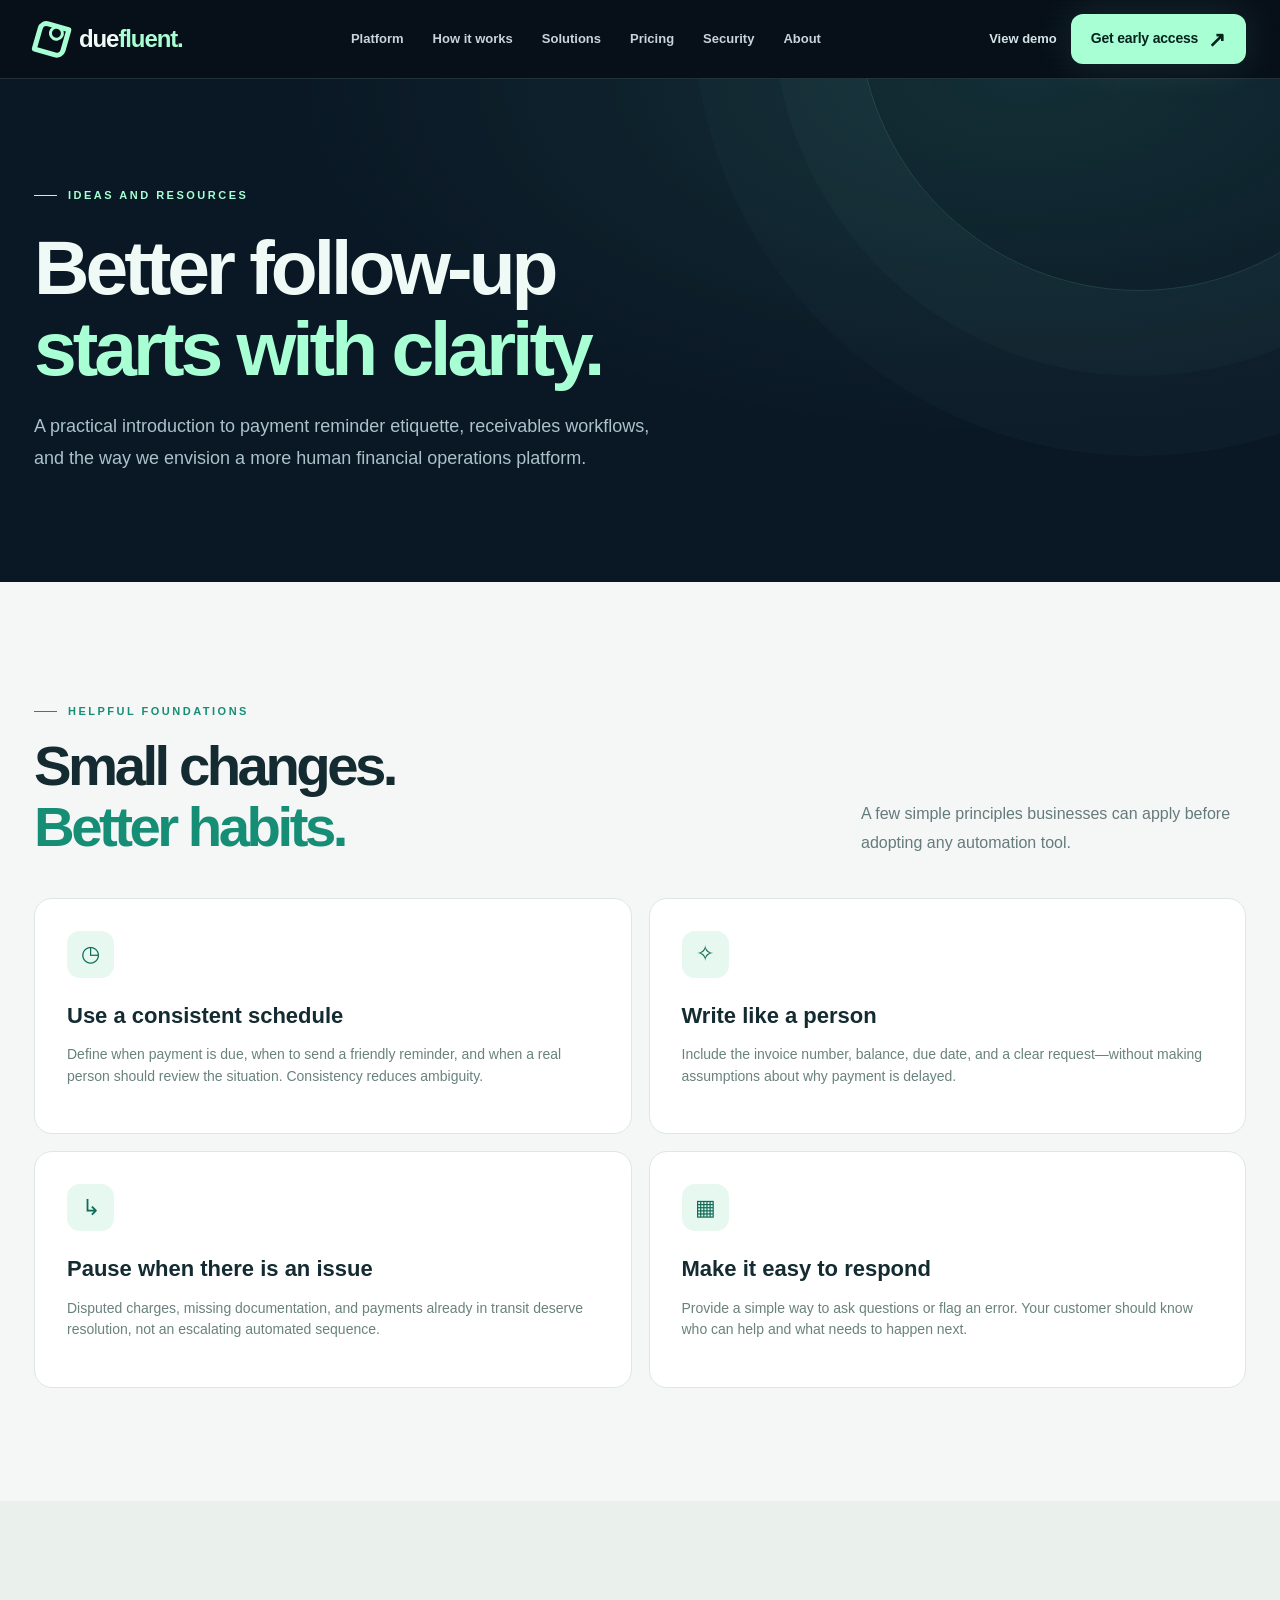
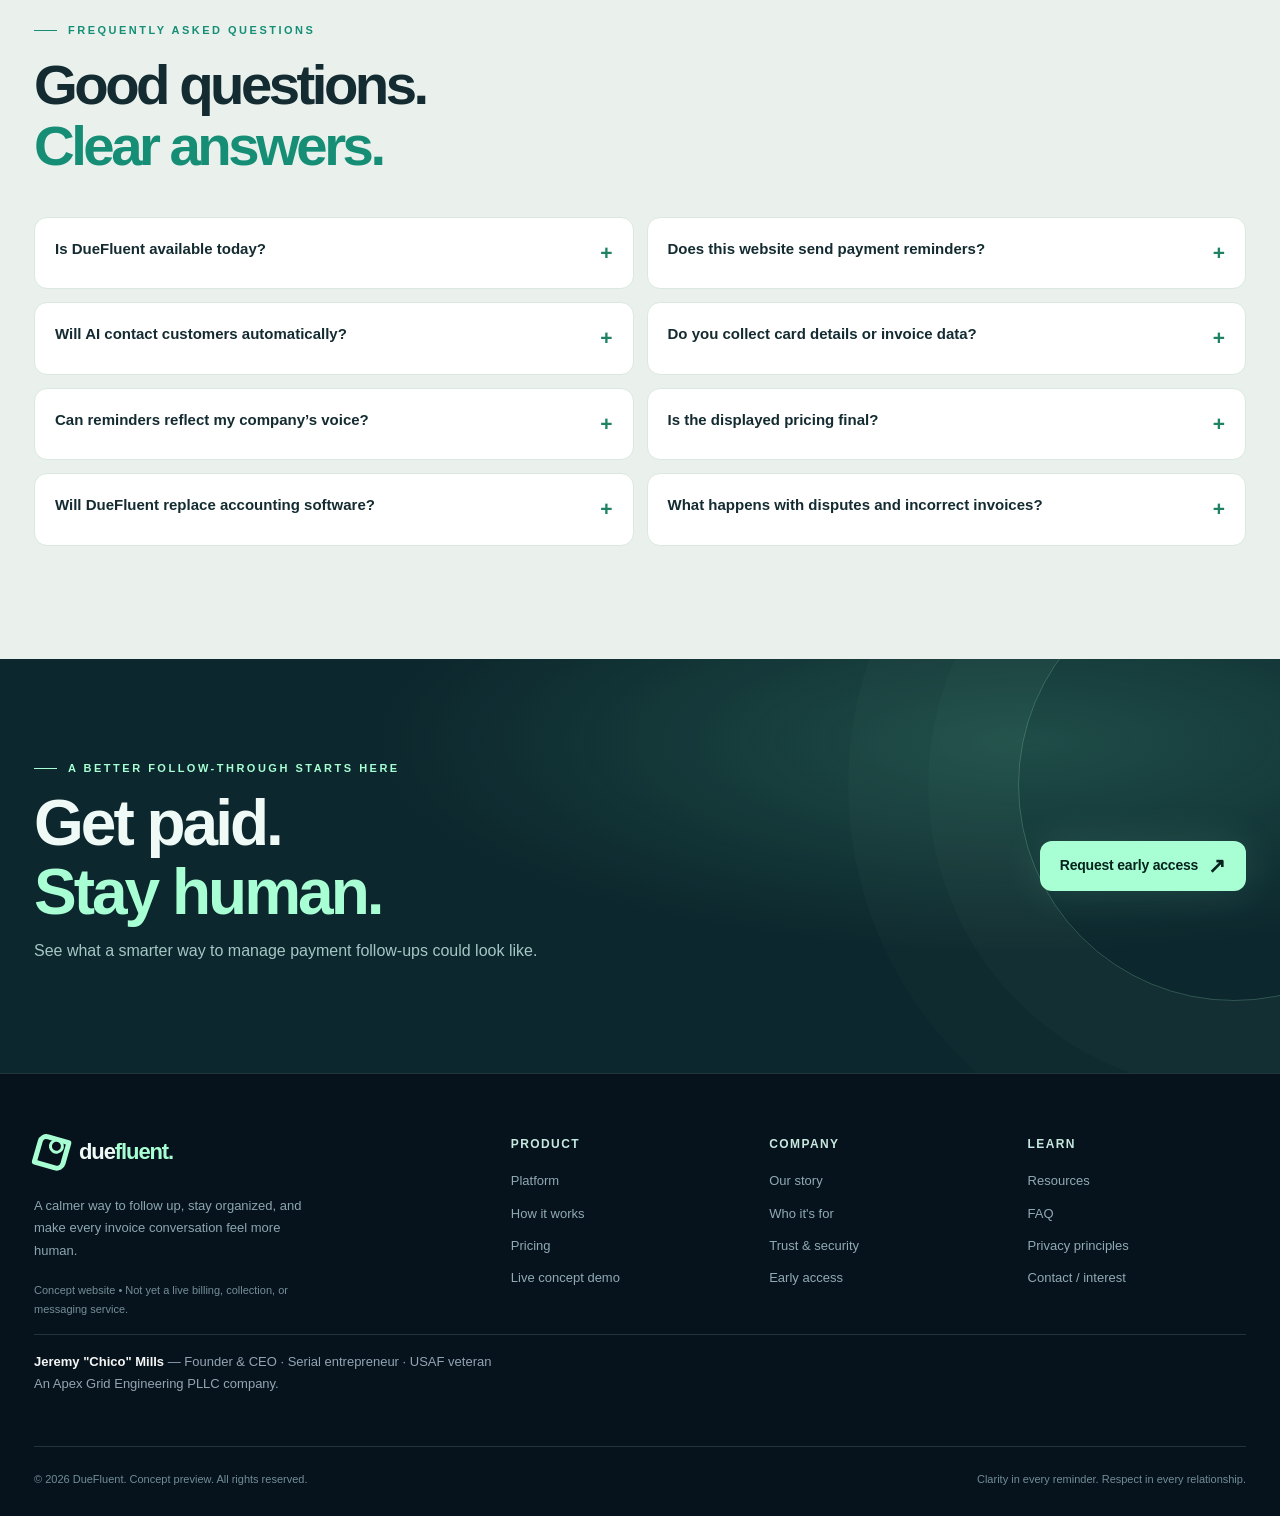
<file: resources.html>
<!doctype html><html lang="en"><head><meta charset="utf-8"><meta name="viewport" content="width=device-width,initial-scale=1"><meta name="theme-color" content="#08121e"><meta name="description" content="Practical advice and resources for respectful payment reminders and invoice follow-up."><meta property="og:type" content="website"><meta property="og:title" content="Resources | DueFluent"><meta property="og:description" content="Practical advice and resources for respectful payment reminders and invoice follow-up."><title>Resources | DueFluent</title>
<link rel="canonical" href="https://duefluent.com/resources.html"><style>:root{--ink:#080e1a;--navy:#091421;--navy2:#101e2c;--navy3:#162638;--cream:#f5f7f6;--paper:#fff;--muted:#92a4b4;--dark-text:#132b31;--mint:#a7ffd3;--mint2:#64e9b1;--aqua:#4fe3cd;--blue:#769bff;--lav:#c7baff;--border:rgba(180,230,223,.16);--shadow:0 30px 90px rgba(0,0,0,.35)}
*{box-sizing:border-box}html{scroll-behavior:smooth}body{margin:0;background:var(--ink);color:#effaf6;font:16px/1.55 Inter,ui-sans-serif,-apple-system,BlinkMacSystemFont,'Segoe UI',sans-serif;overflow-x:hidden}button,input,select,textarea{font:inherit}button{cursor:pointer}a{color:inherit;text-decoration:none}button:focus-visible,a:focus-visible,input:focus-visible,select:focus-visible,textarea:focus-visible{outline:3px solid var(--mint);outline-offset:4px}::selection{color:#08161a;background:var(--mint)}.container{width:min(1212px,calc(100% - 48px));margin:auto}.site-header{position:sticky;top:0;z-index:100;background:rgba(8,17,27,.85);backdrop-filter:blur(22px);border-bottom:1px solid var(--border)}.topbar{height:78px;display:flex;align-items:center;justify-content:space-between;gap:20px}.brand{display:inline-flex;align-items:center;gap:11px;font-size:24px;letter-spacing:-1.1px;font-weight:790;white-space:nowrap}.brand b{color:var(--mint);font-weight:790}.brand-mark{height:34px;width:34px;position:relative;display:grid;place-items:center;transform:rotate(-12deg)}.brand-mark:before{content:"";position:absolute;width:23px;height:23px;border:5px solid var(--mint);border-radius:9px 3px 9px 3px;transform:rotate(28deg)}.brand-mark:after{content:"";position:absolute;width:9px;height:9px;background:var(--ink);border:3px solid var(--mint);border-radius:100%;transform:translate(6px,-5px)}.nav{display:flex;align-items:center;gap:29px}.nav a{font-size:13px;font-weight:650;color:#c7d4dc;transition:color .2s}.nav a:hover,.nav a.active{color:var(--mint)}.actions{display:flex;align-items:center;gap:14px}.mini-link{font-size:13px;font-weight:650;color:#d3e4e6}.btn{border:0;display:inline-flex;align-items:center;justify-content:center;gap:10px;border-radius:12px;padding:14px 20px;font-weight:760;font-size:14px;letter-spacing:-.2px;transition:transform .2s,background .2s,box-shadow .2s;white-space:nowrap}.btn:hover{transform:translateY(-2px)}.btn-primary{background:var(--mint);color:#05221e;box-shadow:0 0 42px rgba(167,255,211,.12)}.btn-primary:hover{background:#cbffe7;box-shadow:0 0 46px rgba(167,255,211,.27)}.btn-ghost{border:1px solid rgba(223,255,246,.24);background:rgba(255,255,255,.055);color:#f4fffb}.btn-light{background:#102c2d;color:var(--mint)}.btn-arrow{font-size:21px;line-height:1}.mobile-toggle{display:none;background:transparent;border:1px solid var(--border);color:#fff;border-radius:10px;padding:9px 12px;font-size:21px}.announcement{display:flex;align-items:center;justify-content:center;gap:9px;padding:11px 20px;background:linear-gradient(90deg,#112d30,#15212f,#112d30);font-size:12px;color:#d4e7df;border-bottom:1px solid var(--border)}.announcement strong{color:var(--mint)}.dot{height:7px;width:7px;border-radius:100%;display:inline-block;background:var(--mint);box-shadow:0 0 15px var(--mint)}.hero{position:relative;isolation:isolate;min-height:690px;padding:94px 0 115px;overflow:hidden;background:radial-gradient(ellipse at 75% 39%,rgba(56,120,124,.22),transparent 49%),radial-gradient(ellipse at 10% -10%,rgba(92,111,192,.16),transparent 45%),#08121e}.hero:after,.dark-grid:after{content:"";position:absolute;inset:0;pointer-events:none;z-index:-1;background-image:linear-gradient(rgba(149,202,206,.038) 1px,transparent 1px),linear-gradient(90deg,rgba(149,202,206,.038) 1px,transparent 1px);background-size:74px 74px;mask-image:linear-gradient(90deg,transparent 6%,#000 78%)}.hero:before{content:"";position:absolute;right:-170px;top:-180px;width:800px;height:800px;border:1px solid rgba(161,245,211,.10);border-radius:50%;box-shadow:0 0 0 96px rgba(119,226,183,.025),0 0 0 210px rgba(119,226,183,.02);pointer-events:none}.hero-grid{display:grid;grid-template-columns:1.02fr .98fr;align-items:center;gap:43px;position:relative}.eyebrow{font-size:11px;font-weight:850;letter-spacing:2.5px;text-transform:uppercase;color:var(--mint);display:inline-flex;align-items:center;gap:11px}.eyebrow:before{content:"";height:1px;width:23px;background:var(--mint)}h1,h2,h3,h4,p{margin-top:0}h1{font-size:clamp(57px,6.2vw,99px);line-height:.975;letter-spacing:-6.2px;font-weight:810;margin:29px 0 26px}h1 em,h2 em{font-style:normal;color:var(--mint)}.hero p{max-width:520px;font-size:18px;line-height:1.75;color:#b1c5cf}.hero-buttons{display:flex;gap:12px;flex-wrap:wrap;margin-top:33px}.hero-micro{display:flex;gap:25px;margin-top:37px;align-items:center;flex-wrap:wrap}.hero-micro span{display:flex;align-items:center;gap:8px;color:#b1c2c9;font-size:12px}.hero-micro span:before{content:"✓";font-weight:900;color:var(--mint)}.dashboard-scene{position:relative;padding:60px 0 35px;perspective:1100px}.dash-panel{position:relative;z-index:2;background:linear-gradient(155deg,rgba(30,51,65,.96),rgba(11,25,37,.99));border:1px solid rgba(190,242,227,.19);border-radius:22px;box-shadow:0 40px 110px rgba(0,0,0,.55),inset 0 1px rgba(255,255,255,.08);padding:25px;transform:rotateY(-5deg) rotateX(2deg);overflow:hidden}.dash-panel:before{content:"";position:absolute;top:0;right:0;width:330px;height:240px;background:radial-gradient(ellipse,rgba(107,239,197,.10),transparent 70%);pointer-events:none}.dash-head{display:flex;align-items:center;justify-content:space-between;border-bottom:1px solid var(--border);padding-bottom:20px;margin-bottom:24px}.dash-logo{display:flex;align-items:center;gap:9px;font-size:14px;font-weight:760}.dash-smallmark{width:23px;height:23px;background:var(--mint);border-radius:7px;color:#072925;font-size:16px;text-align:center;line-height:23px}.dash-menu{color:#829aaa;font-size:10px;letter-spacing:.8px}.dash-statlabel{color:#91aab6;text-transform:uppercase;font-size:10px;font-weight:750;letter-spacing:1.5px}.dash-number{font-weight:780;font-size:41px;letter-spacing:-2px;line-height:1.3;margin:5px 0}.dash-pill{font-size:10px;color:#b9ffdc;background:rgba(121,236,178,.12);padding:5px 9px;border-radius:20px}.chart-svg{width:100%;height:162px;margin:19px 0 11px;overflow:visible}.dash-bottom{display:grid;grid-template-columns:1fr 1fr;gap:11px}.dash-tile{border:1px solid var(--border);background:rgba(255,255,255,.025);border-radius:12px;padding:13px}.dash-tile .v{font-size:22px;font-weight:800;letter-spacing:-.8px;margin-top:4px}.dash-tile .sub{color:#92aab6;font-size:10px}.floating-note{position:absolute;z-index:3;border-radius:14px;border:1px solid rgba(183,245,227,.30);background:rgba(22,45,49,.97);box-shadow:0 16px 48px rgba(0,0,0,.4);padding:15px 17px;display:flex;gap:12px;align-items:center;min-width:224px;animation:levitate 5s ease-in-out infinite}.floating-note.one{top:28px;right:-26px}.floating-note.two{bottom:9px;left:-62px;animation-delay:-2.5s}.note-icon{width:34px;height:34px;border-radius:10px;background:rgba(167,255,211,.16);display:grid;place-items:center;font-size:17px;color:var(--mint)}.floating-note .t{font-size:12px;font-weight:750}.floating-note .s{font-size:10px;color:#a4bdbb}.scene-glow{position:absolute;inset:15% 5%;filter:blur(70px);background:rgba(73,220,179,.16)}@keyframes levitate{0%,100%{transform:translateY(0)}50%{transform:translateY(-11px)}}.ticker{border-top:1px solid var(--border);border-bottom:1px solid var(--border);background:#0d1c28;padding:21px 0}.ticker-in{display:flex;gap:22px;align-items:center;justify-content:space-between;flex-wrap:wrap}.ticker-intro{font-size:11px;letter-spacing:1.8px;text-transform:uppercase;color:#6d8d9d;font-weight:700}.ticker-items{display:flex;gap:27px;align-items:center;flex-wrap:wrap}.ticker-items span{color:#beced5;font-size:13px;font-weight:680}.ticker-items span:before{content:'✦';margin-right:9px;color:var(--mint)}section.section{padding:113px 0}.section-light{background:var(--cream);color:var(--dark-text)}.section-soft{background:#eaf1ed;color:var(--dark-text)}.section-dark{background:#0b1825;color:#effaf6;position:relative}.section-head{display:flex;justify-content:space-between;gap:34px;align-items:end;margin-bottom:40px}.section-head h2,.section-title{font-size:clamp(37px,4.4vw,61px);letter-spacing:-3.5px;line-height:1.08;margin:16px 0 0;font-weight:800}.section-head p{max-width:385px;margin:0;color:#657a7a;line-height:1.8}.section-dark .section-head p{color:#a0b7be}.section-light .eyebrow,.section-soft .eyebrow{color:#168e75}.section-light .eyebrow:before,.section-soft .eyebrow:before{background:#168e75}.feature-grid{display:grid;grid-template-columns:repeat(3,1fr);gap:15px}.feature{padding:29px;background:#fff;border:1px solid #dce7e3;border-radius:19px;min-height:256px;transition:transform .2s,box-shadow .2s}.feature:hover{transform:translateY(-5px);box-shadow:0 20px 50px rgba(24,73,58,.10)}.ficon{width:47px;height:47px;display:grid;place-items:center;background:#e6f8ef;color:#126c59;border-radius:13px;font-size:22px;margin-bottom:21px}.feature h3{font-size:20px;letter-spacing:-.5px;margin-bottom:10px}.feature p{font-size:14px;color:#657a7a;line-height:1.75;margin:0}.split{display:grid;grid-template-columns:1fr 1fr;gap:65px;align-items:center}.muted{color:#6a8181;line-height:1.8}.muted-on-dark{color:#9bb4ba;line-height:1.8}.label-list{display:grid;gap:14px;margin-top:29px}.label-list div{display:flex;align-items:start;gap:13px;font-size:14px;line-height:1.65}.label-list i{width:25px;height:25px;border-radius:50%;background:#d5fae7;display:grid;place-items:center;font-style:normal;font-weight:900;font-size:12px;color:#126951;flex:none}.workflow-art{border-radius:22px;padding:26px;background:linear-gradient(145deg,#152e3b,#071822);border:1px solid rgba(166,248,221,.17);box-shadow:0 24px 65px rgba(1,27,30,.24)}.mail-card{background:#fafffd;border-radius:14px;padding:25px;color:#253e41;box-shadow:0 15px 30px rgba(0,0,0,.18)}.mail-head{display:flex;justify-content:space-between;align-items:center;font-size:11px;color:#68807e;border-bottom:1px solid #e5efec;padding-bottom:14px;margin-bottom:17px}.mail-label{background:#def5e9;color:#197b63;padding:5px 10px;border-radius:20px;font-size:10px;font-weight:800}.mail-card h3{font-size:19px;letter-spacing:-.6px}.mail-card p{font-size:13px;line-height:1.8;color:#607777}.signature{font-size:12px;font-weight:720;margin-top:24px}.steps{display:grid;grid-template-columns:repeat(3,1fr);gap:22px}.step{border-top:1px solid rgba(100,223,177,.29);padding:24px 0}.step .n{font-size:12px;color:var(--mint);letter-spacing:1px;font-weight:750;margin-bottom:28px}.step h3{font-size:23px;letter-spacing:-.6px}.step p{font-size:14px;color:#9db5bd;line-height:1.75}.demo-section{background:linear-gradient(135deg,#102537,#0a1b26);color:#f6fffb}.demo-shell{display:grid;grid-template-columns:230px 1fr;gap:0;border:1px solid rgba(193,242,226,.20);border-radius:23px;overflow:hidden;box-shadow:0 35px 90px rgba(0,0,0,.26)}.demo-sidebar{background:#0c1b28;padding:23px;border-right:1px solid rgba(193,242,226,.13)}.demo-sidebar .small{color:#8ba7b1;font-size:10px;letter-spacing:1.5px;font-weight:800;text-transform:uppercase;margin:18px 0}.demo-tab{border:1px solid transparent;background:transparent;color:#a7c1c9;border-radius:10px;padding:12px 13px;width:100%;text-align:left;font-size:13px;display:flex;align-items:center;gap:10px;margin-bottom:6px}.demo-tab.active{background:#183a3b;color:#d4ffe7;border-color:rgba(158,255,213,.17)}.demo-main{background:#122536;padding:30px;min-width:0}.demo-top{display:flex;justify-content:space-between;align-items:center;gap:12px;margin-bottom:20px;flex-wrap:wrap}.demo-top strong{font-size:22px;letter-spacing:-.7px}.live-chip{background:rgba(133,250,195,.10);border:1px solid rgba(133,250,195,.22);font-size:10px;color:#9df8ca;padding:7px 10px;border-radius:40px}.demo-columns{display:grid;grid-template-columns:1fr 1fr;gap:15px}.demo-card{border:1px solid rgba(169,216,217,.15);background:#152f3d;padding:22px;border-radius:14px;min-width:0}.demo-card label{font-size:10px;letter-spacing:1.2px;font-weight:850;color:#a5c2c6;text-transform:uppercase;display:block;margin-bottom:9px}.demo-card select{width:100%;padding:12px;background:#0c202c;border:1px solid rgba(193,255,221,.22);border-radius:8px;color:#effff9;font-size:13px}.demo-card textarea{background:#0d222e;border:1px solid rgba(193,255,221,.17);border-radius:10px;color:#e6f9f3;font-size:13px;padding:15px;width:100%;height:220px;resize:vertical;line-height:1.7}.demo-card .mini{color:#98b2b8;font-size:12px;margin:12px 0 0}.demo-actions{display:flex;gap:10px;flex-wrap:wrap;margin-top:16px}.demo-feedback{color:var(--mint);font-size:12px;min-height:22px;margin-top:13px}.callout{display:flex;gap:13px;align-items:start;padding:18px 21px;border-radius:12px;border:1px solid rgba(159,245,210,.2);background:rgba(145,243,201,.06);font-size:12px;color:#b4cdd1;margin-top:20px}.callout strong{color:#d7fff0}.price-grid{display:grid;grid-template-columns:repeat(3,1fr);gap:17px}.price-card{background:#fff;border:1px solid #d7e6df;border-radius:20px;padding:32px;position:relative;display:flex;flex-direction:column;gap:0}.price-card.popular{border:2px solid #1b9b77;box-shadow:0 18px 50px rgba(14,96,75,.12)}.price-card .tag{font-size:10px;font-weight:900;letter-spacing:1.5px;color:#27715b;text-transform:uppercase}.price-card h3{font-size:24px;letter-spacing:-.8px;margin:13px 0 7px}.price-card .price-desc{font-size:13px;color:#69817c;min-height:44px}.price-card .amount{font-size:52px;font-weight:810;letter-spacing:-2px;margin-top:15px}.amount small{font-size:14px;color:#7a908c;letter-spacing:0;font-weight:500}.price-card .features{padding:22px 0 27px;margin-top:22px;border-top:1px solid #e1ebe6;display:grid;gap:13px;flex:1}.price-card .features span{font-size:13px;color:#4c6962}.price-card .features span:before{content:'✓';margin-right:10px;color:#0d9a6a;font-weight:900}.price-card .btn{width:100%}.billing-toggle{display:flex;justify-content:end;align-items:center;gap:10px;margin-bottom:25px;font-size:13px;color:#5d7370}.switch{border:1px solid #c4d9cc;border-radius:100px;background:#dceee6;display:inline-flex;padding:4px;gap:3px}.switch button{background:none;color:#4d7368;border:0;border-radius:100px;padding:7px 12px;font-weight:750;font-size:12px}.switch button.selected{background:#123b32;color:#eafff7}.faq-grid{display:grid;grid-template-columns:1fr 1fr;gap:13px}.faq-grid details{border:1px solid #dae8df;background:#fff;border-radius:13px;padding:19px 20px}.faq-grid summary{font-weight:760;font-size:15px;cursor:pointer;list-style:none;display:flex;justify-content:space-between;gap:20px}.faq-grid summary:after{content:'+';color:#208265;font-size:21px}.faq-grid details[open] summary:after{content:'−'}.faq-grid p{color:#68817a;font-size:13px;line-height:1.8;margin:14px 0 0}.cta-section{background:radial-gradient(ellipse at 80% 20%,rgba(104,226,176,.2),transparent 45%),#0c272d;padding:93px 0;position:relative;overflow:hidden}.cta-section:before{content:'';position:absolute;right:-170px;top:-90px;width:430px;height:430px;border:1px solid rgba(171,255,211,.22);border-radius:50%;box-shadow:0 0 0 90px rgba(171,255,211,.02),0 0 0 170px rgba(171,255,211,.02)}.cta-inner{display:flex;align-items:center;justify-content:space-between;gap:35px;position:relative}.cta-inner h2{font-size:clamp(39px,5vw,69px);letter-spacing:-3px;line-height:1.08;margin:12px 0}.cta-inner p{color:#a5c7c5}.site-footer{background:#07131c;border-top:1px solid var(--border);padding:61px 0 28px}.footer-top{display:grid;grid-template-columns:2fr 1fr 1fr 1fr;gap:40px}.footer-top .brand{font-size:22px}.footer-top p{font-size:13px;color:#8ba6b0;max-width:280px;line-height:1.75;margin-top:18px}.footer-col h4{font-size:12px;letter-spacing:1.4px;color:#c6e8df;text-transform:uppercase;margin:0 0 18px}.footer-col a{display:block;color:#90aab5;font-size:13px;margin-bottom:12px}.footer-col a:hover{color:var(--mint)}.footer-bottom{border-top:1px solid var(--border);padding-top:24px;margin-top:48px;display:flex;justify-content:space-between;flex-wrap:wrap;gap:12px;color:#708d99;font-size:11px}.page-hero{position:relative;background:radial-gradient(ellipse at 80% 0,rgba(64,156,137,.17),transparent 50%),#0a1825;padding:100px 0 90px;overflow:hidden}.page-hero:after{content:"";position:absolute;width:560px;height:560px;border-radius:50%;right:-140px;top:-350px;border:1px solid rgba(141,253,214,.14);box-shadow:0 0 0 85px rgba(141,253,214,.022),0 0 0 165px rgba(141,253,214,.018);pointer-events:none}.page-hero h1{font-size:clamp(49px,6vw,83px);max-width:930px;margin:23px 0;line-height:1.05;letter-spacing:-4px}.page-hero p{max-width:650px;font-size:18px;color:#abc2c9;line-height:1.75}.page-hero .hero-buttons{margin-top:30px}.stat-row{display:grid;grid-template-columns:repeat(3,1fr);gap:20px;margin-top:37px}.stat-row>div{padding:27px;border:1px solid rgba(192,245,224,.16);background:rgba(255,255,255,.025);border-radius:16px}.stat-row strong{font-size:26px;letter-spacing:-1px;display:block}.stat-row span{font-size:12px;color:#91aeb7}.value-grid{display:grid;grid-template-columns:repeat(2,1fr);gap:17px}.value-card{border-radius:18px;padding:32px;background:#fff;border:1px solid #dce8e0}.value-card h3{font-size:22px;margin:16px 0 11px}.value-card p{color:#69827d;font-size:14px}.industry-grid{display:grid;grid-template-columns:repeat(3,1fr);gap:17px}.industry{padding:32px;border:1px solid #dce7df;background:#fff;border-radius:18px}.industry .ic{font-size:31px}.industry h3{font-size:21px;letter-spacing:-.6px;margin:16px 0 10px}.industry p{font-size:14px;color:#69807c;line-height:1.75}.process-lines{display:grid;grid-template-columns:repeat(2,1fr);gap:20px}.process-line{display:flex;gap:20px;padding:29px 0;border-top:1px solid #cbdad1}.process-line .digit{font-size:38px;color:#15916d;font-weight:800;line-height:1}.process-line h3{font-size:21px;margin-bottom:8px}.process-line p{font-size:14px;color:#66807a}.security-list{display:grid;grid-template-columns:1fr 1fr;gap:16px}.security-item{background:#fff;border:1px solid #dce9e2;border-radius:16px;padding:29px}.security-item h3{font-size:20px;margin:13px 0}.security-item p{font-size:14px;color:#68817a}.notice{border-left:3px solid #198b6f;background:#e6f4ed;padding:17px 20px;color:#315b50;border-radius:4px;font-size:13px;line-height:1.7}.founder-grid{display:grid;grid-template-columns:1fr 1fr;gap:35px;align-items:center}.mission-art{height:410px;display:flex;align-items:center;justify-content:center;position:relative;background:radial-gradient(circle at 50% 45%,rgba(112,236,187,.23),transparent 55%),linear-gradient(135deg,#123240,#0b1b2a);border-radius:26px;overflow:hidden;border:1px solid rgba(190,255,222,.17)}.mission-art .bigmark{font-size:160px;font-weight:850;color:var(--mint);letter-spacing:-10px}.mission-art:before,.mission-art:after{content:"";position:absolute;width:390px;height:390px;border:1px solid rgba(164,244,208,.28);border-radius:50%}.mission-art:after{width:270px;height:270px;border-style:dashed;animation:spin 30s linear infinite}@keyframes spin{to{transform:rotate(360deg)}}.form-grid{display:grid;grid-template-columns:1fr 1fr;gap:20px}.interest-form{background:#fff;color:#0e302c;border-radius:20px;padding:30px;box-shadow:0 28px 70px rgba(0,0,0,.16)}.interest-form label{font-size:12px;font-weight:790;display:block;margin:0 0 9px}.interest-form input,.interest-form select,.interest-form textarea{width:100%;border:1px solid #cfe1d9;background:#f7faf8;color:#133e36;border-radius:10px;padding:13px 14px;outline:0;margin-bottom:20px}.interest-form input:focus,.interest-form select:focus,.interest-form textarea:focus{border-color:#218b6d;box-shadow:0 0 0 3px rgba(70,193,149,.13)}.interest-form textarea{height:90px}.interest-form .btn{width:100%}.fineprint{font-size:11px;line-height:1.6;color:#6e8780;margin:13px 0 0}.success-box{border-radius:11px;background:#e5faef;border:1px solid #b8e6d0;padding:15px;color:#136548;font-size:13px;display:none;margin-top:14px}.success-box.show{display:block}.local-entries{margin-top:15px;font-size:12px;color:#9bb9b4}.chip-row{display:flex;flex-wrap:wrap;gap:10px;margin:25px 0}.chip{padding:8px 12px;border:1px solid rgba(176,250,212,.25);border-radius:30px;color:#bcdfd2;background:rgba(154,239,206,.06);font-size:12px}.divider-line{height:1px;background:#d8e7df;margin:35px 0}.story-quote{background:#103131;padding:38px;border-radius:18px;color:#d2f8e5;font-size:24px;line-height:1.5;letter-spacing:-.5px}.toast{position:fixed;right:22px;bottom:22px;background:#b6ffdb;color:#0b2c21;border:1px solid #d2ffe9;border-radius:13px;padding:15px 21px;box-shadow:0 14px 50px rgba(0,0,0,.35);font-size:13px;font-weight:760;z-index:200;transform:translateY(90px);opacity:0;transition:.3s;pointer-events:none}.toast.show{opacity:1;transform:translateY(0)}.top-mini{margin-top:25px;font-size:12px;color:#9bb3b9}.top-mini strong{color:#cbfbe2}.long-text{font-size:15px;color:#617975;line-height:1.9;max-width:820px}.long-text h3{color:#15332c;margin:27px 0 10px}.long-text p{margin-bottom:20px}.tagline-note{color:#718983;font-size:12px;margin-top:19px}.desktop-hide{display:none}@media(max-width:1080px){.nav{gap:14px}.nav a{font-size:12px}.hero-grid{grid-template-columns:1fr 1fr;gap:20px}.floating-note.one{right:-10px}.floating-note.two{left:-10px}h1{font-size:71px;letter-spacing:-4px}}@media(max-width:900px){.topbar{height:70px}.mobile-toggle{display:block}.nav{display:none;position:absolute;left:0;right:0;top:69px;background:#0c1c29;border-bottom:1px solid var(--border);padding:21px 24px;flex-direction:column;align-items:stretch;gap:17px}.nav.open{display:flex}.nav a{font-size:15px}.actions .mini-link{display:none}.actions .btn{display:none}.hero{padding:68px 0 95px}.hero-grid{grid-template-columns:1fr}.hero-copy{max-width:700px}.dashboard-scene{width:min(600px,100%);margin:auto}.feature-grid,.industry-grid,.price-grid{grid-template-columns:repeat(2,1fr)}.split{gap:30px}.footer-top{grid-template-columns:2fr 1fr 1fr}.footer-top .footer-col:last-child{grid-column:2}.demo-shell{grid-template-columns:1fr}.demo-sidebar{display:flex;flex-wrap:wrap;gap:8px;padding:14px}.demo-sidebar .small{display:none}.demo-tab{width:auto;margin:0}.demo-sidebar .brand{display:none}}@media(max-width:620px){.container{width:min(100% - 32px,1212px)}.brand{font-size:22px}h1{font-size:clamp(52px,14vw,73px);letter-spacing:-3.8px}.hero p,.page-hero p{font-size:16px}.hero{padding-top:55px}.dash-panel{padding:17px;transform:none}.dash-number{font-size:34px}.floating-note{min-width:unset;padding:10px 12px}.floating-note.one{right:-4px;top:22px}.floating-note.two{bottom:-3px;left:-4px}.floating-note .t{font-size:10px}.floating-note .s{font-size:9px}.note-icon{width:28px;height:28px}.ticker-in{justify-content:start}.ticker-items{gap:13px}.ticker-items span{font-size:11px}section.section{padding:70px 0}.section-head{display:block}.section-head p{margin-top:20px}.section-head h2,.section-title{font-size:clamp(37px,10vw,49px);letter-spacing:-2.3px}.feature-grid,.industry-grid,.price-grid,.split,.faq-grid,.value-grid,.process-lines,.security-list,.founder-grid,.form-grid,.demo-columns,.stat-row{grid-template-columns:1fr}.feature{min-height:auto}.cta-inner{display:block}.cta-inner .btn{margin-top:18px}.footer-top{grid-template-columns:1fr 1fr;gap:28px}.footer-top>div:first-child{grid-column:1/-1}.footer-top .footer-col:last-child{grid-column:auto}.page-hero{padding:75px 0}.page-hero h1{font-size:clamp(45px,12vw,65px);letter-spacing:-3px}.demo-main{padding:19px}.demo-sidebar{padding:12px}.demo-tab{font-size:12px;padding:9px}.price-card{padding:26px}.brand-mark{width:28px}.hero-micro{gap:13px}.hero-micro span{font-size:11px}.workflow-art{padding:13px}.mail-card{padding:16px}.mission-art{height:310px}.footer-bottom{margin-top:30px}.announcement{font-size:10px;text-align:center}}
@media(prefers-reduced-motion:reduce){*,*:before,*:after{scroll-behavior:auto!important;animation:none!important;transition:none!important}}
</style></head><body><header class="site-header"><div class="container topbar"><a href="index.html" aria-label="DueFluent Home" class="brand"><span class="brand-mark" aria-hidden="true"></span><span>due<b>fluent</b><span style="color:var(--mint)">.</span></span></a><nav class="nav" id="mainNav" aria-label="Main navigation"><a href="platform.html" class="" aria-current="false">Platform</a><a href="how-it-works.html" class="" aria-current="false">How it works</a><a href="solutions.html" class="" aria-current="false">Solutions</a><a href="pricing.html" class="" aria-current="false">Pricing</a><a href="security.html" class="" aria-current="false">Security</a><a href="about.html" class="" aria-current="false">About</a></nav><div class="actions"><a class="mini-link" href="platform.html#demo">View demo</a><a class="btn btn-primary" href="early-access.html">Get early access <span class=btn-arrow aria-hidden=true>↗</span></a></div><button class="mobile-toggle" id="mobileToggle" aria-controls="mainNav" aria-expanded="false" aria-label="Open navigation">☰</button></div></header><main><div class="page-hero"><div class="container"><div class="eyebrow">Ideas and resources</div><h1>Better follow-up<br/><em>starts with clarity.</em></h1><p>A practical introduction to payment reminder etiquette, receivables workflows, and the way we envision a more human financial operations platform.</p></div></div><section class="section section-light"><div class="container"><div class="section-head"><div><div class="eyebrow">Helpful foundations</div><h2>Small changes.<br/><em style="color:#168e75">Better habits.</em></h2></div><p>A few simple principles businesses can apply before adopting any automation tool.</p></div><div class="value-grid"><article class="value-card"><div class="ficon">◷</div><h3>Use a consistent schedule</h3><p>Define when payment is due, when to send a friendly reminder, and when a real person should review the situation. Consistency reduces ambiguity.</p></article><article class="value-card"><div class="ficon">✧</div><h3>Write like a person</h3><p>Include the invoice number, balance, due date, and a clear request—without making assumptions about why payment is delayed.</p></article><article class="value-card"><div class="ficon">↳</div><h3>Pause when there is an issue</h3><p>Disputed charges, missing documentation, and payments already in transit deserve resolution, not an escalating automated sequence.</p></article><article class="value-card"><div class="ficon">▦</div><h3>Make it easy to respond</h3><p>Provide a simple way to ask questions or flag an error. Your customer should know who can help and what needs to happen next.</p></article></div></div></section><section class="section section-soft" id="faq"><div class="container"><div class="section-head"><div><div class="eyebrow">Frequently asked questions</div><h2>Good questions.<br/><em style="color:#168e75">Clear answers.</em></h2></div></div><div class="faq-grid"><details><summary>Is DueFluent available today?</summary><p>Not yet. This website is a product concept and clickable preview. The platform, integrations, and launch plans still need to be built and verified.</p></details><details><summary>Does this website send payment reminders?</summary><p>No. The interactive reminder studio drafts sample text locally. It never sends a message, imports invoices, or connects to a payment provider.</p></details><details><summary>Will AI contact customers automatically?</summary><p>The proposed product is designed around user-controlled reminder rules and approvals. Live automation will require tested integrations, delivery safeguards, consent checks, and an opt-out process.</p></details><details><summary>Do you collect card details or invoice data?</summary><p>No. This website has no payment or accounting integration. The early-access demo form stores entries only in the current browser until a secure backend is added.</p></details><details><summary>Can reminders reflect my company’s voice?</summary><p>That is a core part of the planned experience: selectable tone, company branding, and message customization before any actual outreach.</p></details><details><summary>Is the displayed pricing final?</summary><p>No. The displayed tiers are illustrative planning prices, not a currently purchasable subscription.</p></details><details><summary>Will DueFluent replace accounting software?</summary><p>The intended role is a follow-up layer, not a general ledger. Any proposed accounting integrations must be verified and implemented before launch.</p></details><details><summary>What happens with disputes and incorrect invoices?</summary><p>The intended workflow would pause escalation when an invoice is disputed, under review, or marked paid, with human review of exceptions.</p></details></div></div></section><section class="cta-section"><div class="container cta-inner"><div><div class="eyebrow">A better follow-through starts here</div><h2>Get paid.<br/><em style="color:var(--mint);font-style:normal">Stay human.</em></h2><p>See what a smarter way to manage payment follow-ups could look like.</p></div><a class="btn btn-primary" href="early-access.html">Request early access <span class=btn-arrow aria-hidden=true>↗</span></a></div></section></main><footer class="site-footer"><div class="container"><div class="footer-top"><div><a href="index.html" class="brand"><span class="brand-mark"></span><span>due<b>fluent</b><span style="color:var(--mint)">.</span></span></a><p>A calmer way to follow up, stay organized, and make every invoice conversation feel more human.</p><p style="font-size:11px;color:#738e98">Concept website • Not yet a live billing, collection, or messaging service.</p></div><div class="footer-col"><h4>Product</h4><a href="platform.html">Platform</a><a href="how-it-works.html">How it works</a><a href="pricing.html">Pricing</a><a href="platform.html#demo">Live concept demo</a></div><div class="footer-col"><h4>Company</h4><a href="about.html">Our story</a><a href="solutions.html">Who it's for</a><a href="security.html">Trust & security</a><a href="early-access.html">Early access</a></div><div class="footer-col"><h4>Learn</h4><a href="resources.html">Resources</a><a href="resources.html#faq">FAQ</a><a href="security.html">Privacy principles</a><a href="early-access.html">Contact / interest</a></div></div><div class="founder-strip" style="border-top:1px solid rgba(180,230,223,.16);padding:16px 0 2px;margin-top:4px;font-size:13px;color:#92a4b4;line-height:1.7"><a href="https://apexgrideng.com/about" style="color:#f5f7f6;font-weight:700;text-decoration:none">Jeremy "Chico" Mills</a> — Founder &amp; CEO · Serial entrepreneur · USAF veteran<br/>An Apex Grid Engineering PLLC company.</div><div class="footer-bottom"><span>© 2026 DueFluent. Concept preview. All rights reserved.</span><span>Clarity in every reminder. Respect in every relationship.</span></div></div></footer><div id="toast" class="toast" role="status" aria-live="polite"></div><script>(()=>{'use strict';
 const $=(s,r=document)=>r.querySelector(s), $$=(s,r=document)=>[...r.querySelectorAll(s)];
 const menu=$('#mobileToggle'),nav=$('#mainNav');if(menu&&nav){menu.addEventListener('click',()=>{let on=nav.classList.toggle('open');menu.setAttribute('aria-expanded',String(on));menu.textContent=on?'✕':'☰'});}
 const toast=(t)=>{let n=$('#toast');if(!n)return;n.textContent=t;n.classList.add('show');clearTimeout(window.__toastTimer);window.__toastTimer=setTimeout(()=>n.classList.remove('show'),3400)};
 $$('.bill-switch').forEach(btn=>btn.addEventListener('click',()=>{let yearly=btn.dataset.bill==='year';$$('.bill-switch').forEach(b=>b.classList.toggle('selected',b===btn));$$('[data-price-month]').forEach(e=>{e.textContent='$'+(yearly?e.dataset.priceYear:e.dataset.priceMonth)});$$('[data-billing-note]').forEach(e=>e.textContent=yearly?'per month, billed annually':'per month, billed monthly');}));
 const messages={
 gentle:{subject:'A friendly check-in on invoice {number}',body:'Hi {client},\n\nHope your week is going well! Just checking in on invoice {number} for {amount}, due {due}.\n\nIf payment is already on its way, please disregard this note. Otherwise, let me know if you need a fresh copy of the invoice.\n\nThanks so much,\nYour team'},
 direct:{subject:'Payment reminder: invoice {number}',body:'Hi {client},\n\nThis is a reminder that invoice {number} for {amount} was due {due}.\n\nPlease share an update on payment timing or let us know if there is anything you need from us to process it.\n\nThank you,\nAccounts receivable'},
 firm:{subject:'Action requested: outstanding invoice {number}',body:'Hello {client},\n\nOur records show invoice {number} for {amount}, due {due}, remains outstanding.\n\nPlease confirm a payment date or contact us to resolve any discrepancy. If you have already paid, reply with the payment details so we can update our records.\n\nRegards,\nBilling team'}};
 const invoices={north:{client:'Northstar Studio',amount:'$4,800',number:'DF-1042',due:'October 25'},oak:{client:'Oak & Olive',amount:'$1,250',number:'DF-1048',due:'October 28'},tandem:{client:'Tandem Works',amount:'$7,600',number:'DF-1051',due:'October 19'}};
 function renderDemo(){let c=$('#demoClient'),tone=$('#demoTone'),out=$('#demoMessage'),sub=$('#demoSubject');if(!c||!tone||!out)return;let i=invoices[c.value]||invoices.north;let m=messages[tone.value]||messages.gentle;let fill=x=>x.replaceAll('{client}',i.client).replaceAll('{amount}',i.amount).replaceAll('{number}',i.number).replaceAll('{due}',i.due);if(sub)sub.textContent=fill(m.subject);out.value=fill(m.body);}
 $('#demoClient')?.addEventListener('change',renderDemo);$('#demoTone')?.addEventListener('change',renderDemo);
 $('#demoGenerate')?.addEventListener('click',()=>{renderDemo();toast('Sample message generated — no email was sent.');});
 $('#demoSimulate')?.addEventListener('click',()=>{renderDemo();let feedback=$('#demoFeedback');if(feedback)feedback.textContent='✓ Simulation complete: draft prepared, approval checkpoint reached. No message was sent.';toast('Preview workflow simulated successfully.');});
 $('#demoCopy')?.addEventListener('click',async()=>{let s=($('#demoSubject')?.textContent||'')+'\n\n'+($('#demoMessage')?.value||'');try{await navigator.clipboard.writeText(s);toast('Sample reminder copied to clipboard.');}catch(e){let t=$('#demoMessage');if(t){t.focus();t.select();toast('Text selected — use Copy on your device.');}}});renderDemo();
 const form=$('#interestForm');if(form){const key='duefluent.preview-interest.v1';let entries=[];try{entries=JSON.parse(localStorage.getItem(key)||'[]');if(!Array.isArray(entries))entries=[]}catch(e){};const renderCount=()=>{let el=$('#entryCount');if(el)el.textContent=entries.length+' entry'+(entries.length===1?'':'ies')+' stored in this browser (demo only).'};renderCount();form.addEventListener('submit',e=>{e.preventDefault();if(!form.reportValidity())return;let data=new FormData(form);let item={date:new Date().toISOString(),name:String(data.get('name')||''),email:String(data.get('email')||''),company:String(data.get('company')||''),role:String(data.get('role')||''),volume:String(data.get('volume')||''),notes:String(data.get('notes')||'')};entries.push(item);try{localStorage.setItem(key,JSON.stringify(entries))}catch(e){toast('Browser storage is unavailable. Export this entry using your own workflow.');return}let success=$('#formSuccess');if(success){success.classList.add('show');success.textContent='Saved in this browser only. This is a website concept, so your request has NOT been sent to DueFluent. Muse must connect the form to a secure CRM or database before launch.'}form.reset();renderCount();});$('#exportEntries')?.addEventListener('click',()=>{if(!entries.length){toast('No demo entries are saved yet.');return}let fields=['date','name','email','company','role','volume','notes'];const csv=[fields.join(','),...entries.map(r=>fields.map(f=>'"'+String(r[f]||'').replaceAll('"','""')+'"').join(','))].join('\r\n');let a=document.createElement('a'),url=URL.createObjectURL(new Blob([csv],{type:'text/csv;charset=utf-8'}));a.href=url;a.download='duefluent-local-preview-entries.csv';a.click();setTimeout(()=>URL.revokeObjectURL(url),1000);toast('Local demo entries exported.');});}
 $$('[data-demo-jump]').forEach(a=>a.addEventListener('click',()=>{if(a.getAttribute('href')?.includes('#demo'))setTimeout(()=>$('#demoClient')?.focus({preventScroll:true}),350)}));
})();
</script></body></html>
</file>
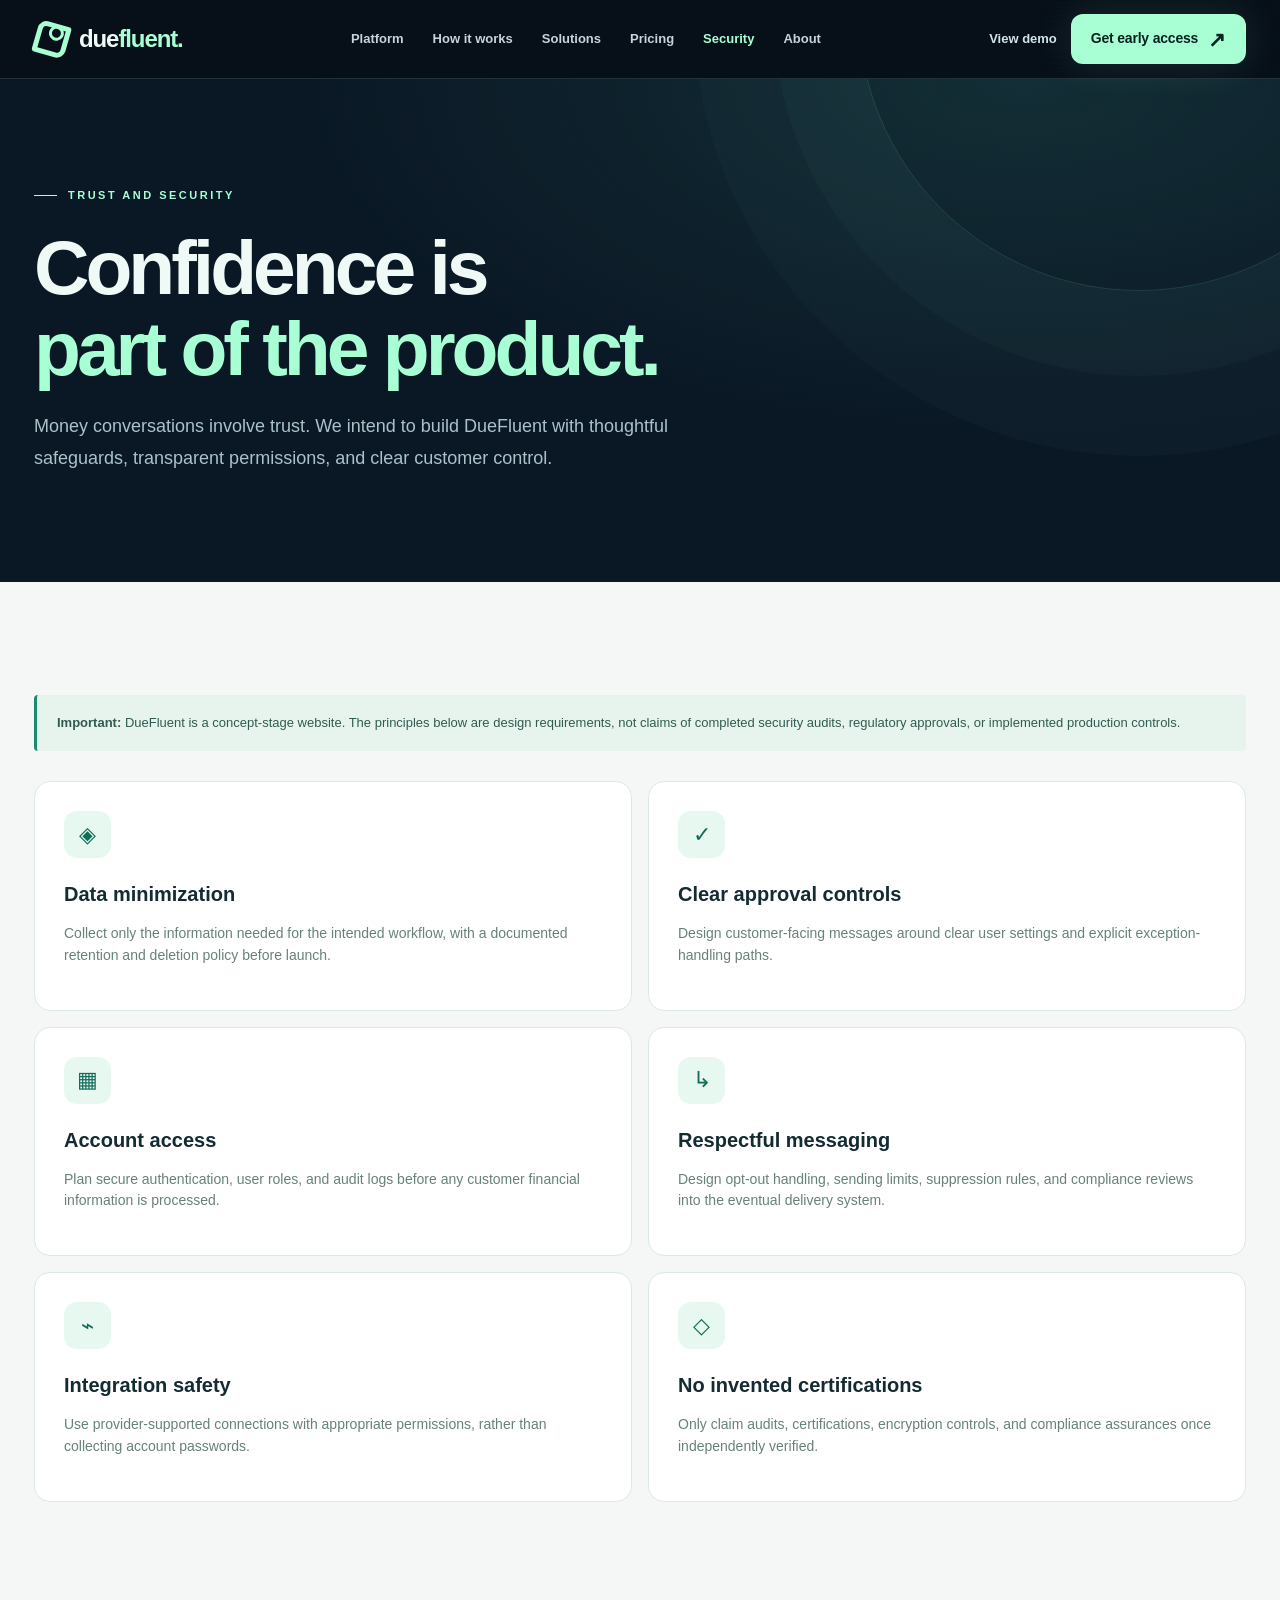
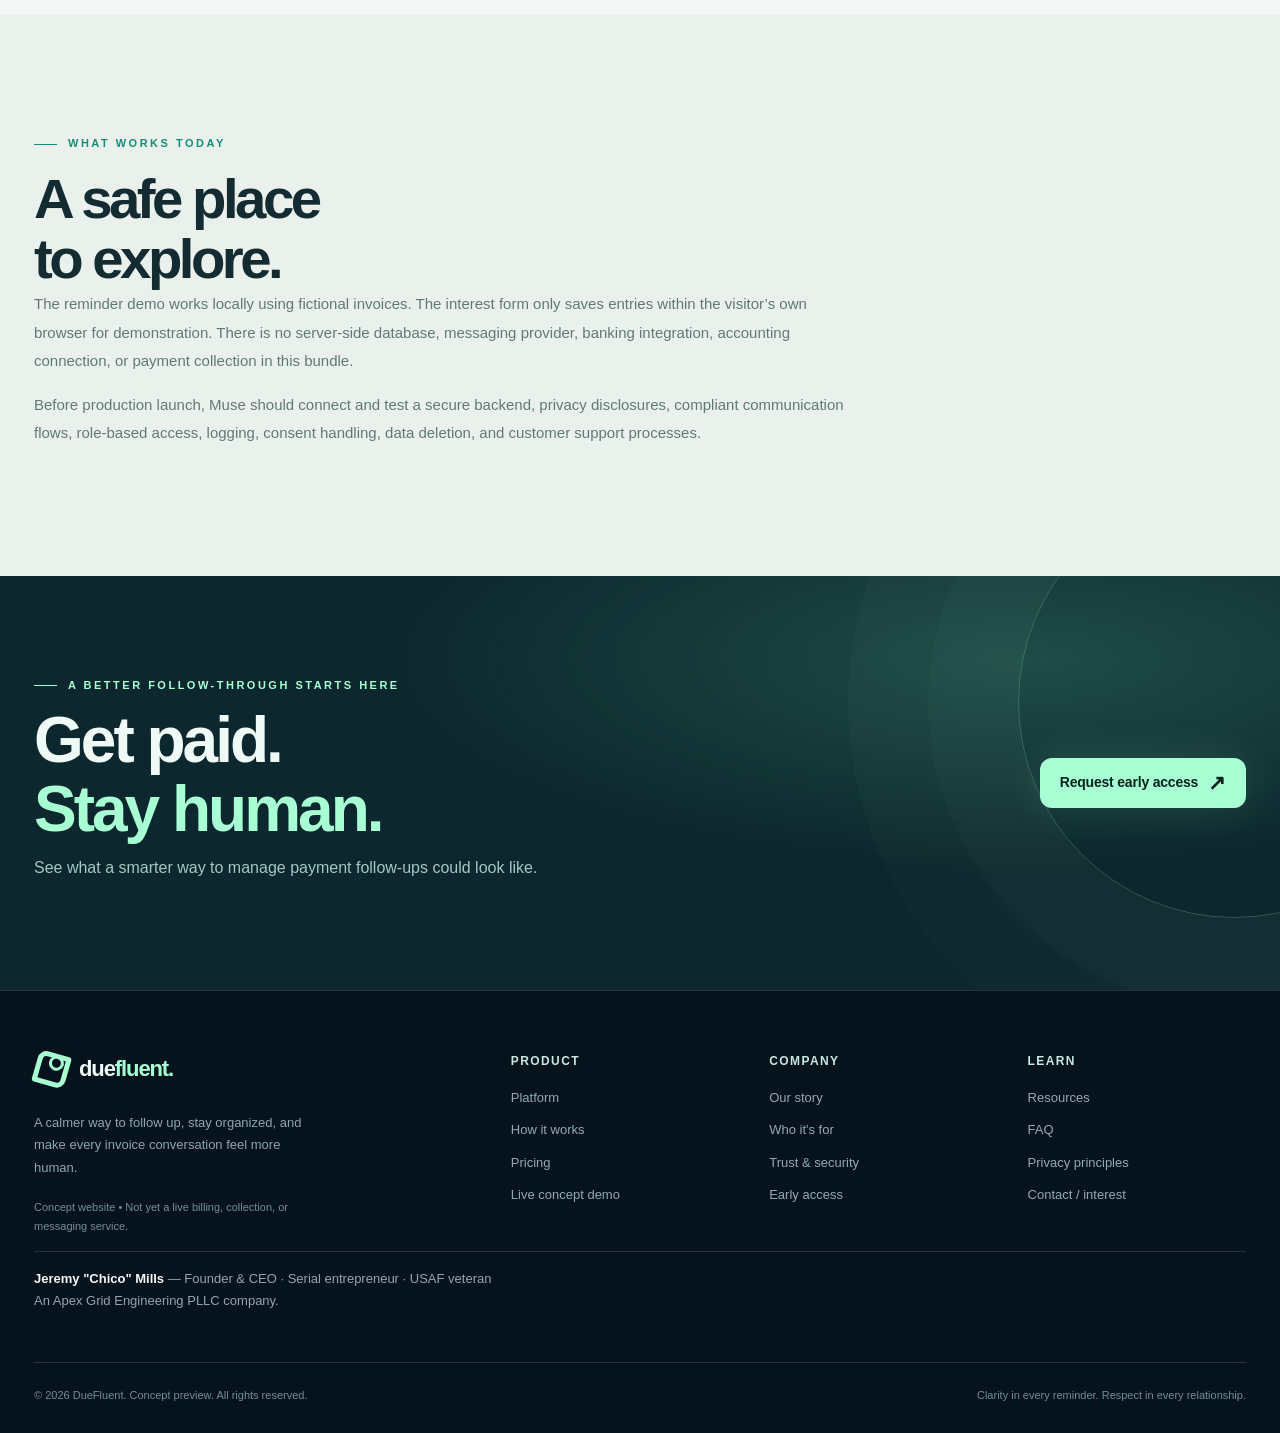
<file: security.html>
<!doctype html><html lang="en"><head><meta charset="utf-8"><meta name="viewport" content="width=device-width,initial-scale=1"><meta name="theme-color" content="#08121e"><meta name="description" content="Explore DueFluent trust principles and concept-stage security plans."><meta property="og:type" content="website"><meta property="og:title" content="Trust &amp; Security | DueFluent"><meta property="og:description" content="Explore DueFluent trust principles and concept-stage security plans."><title>Trust &amp; Security | DueFluent</title>
<link rel="canonical" href="https://duefluent.com/security.html"><style>:root{--ink:#080e1a;--navy:#091421;--navy2:#101e2c;--navy3:#162638;--cream:#f5f7f6;--paper:#fff;--muted:#92a4b4;--dark-text:#132b31;--mint:#a7ffd3;--mint2:#64e9b1;--aqua:#4fe3cd;--blue:#769bff;--lav:#c7baff;--border:rgba(180,230,223,.16);--shadow:0 30px 90px rgba(0,0,0,.35)}
*{box-sizing:border-box}html{scroll-behavior:smooth}body{margin:0;background:var(--ink);color:#effaf6;font:16px/1.55 Inter,ui-sans-serif,-apple-system,BlinkMacSystemFont,'Segoe UI',sans-serif;overflow-x:hidden}button,input,select,textarea{font:inherit}button{cursor:pointer}a{color:inherit;text-decoration:none}button:focus-visible,a:focus-visible,input:focus-visible,select:focus-visible,textarea:focus-visible{outline:3px solid var(--mint);outline-offset:4px}::selection{color:#08161a;background:var(--mint)}.container{width:min(1212px,calc(100% - 48px));margin:auto}.site-header{position:sticky;top:0;z-index:100;background:rgba(8,17,27,.85);backdrop-filter:blur(22px);border-bottom:1px solid var(--border)}.topbar{height:78px;display:flex;align-items:center;justify-content:space-between;gap:20px}.brand{display:inline-flex;align-items:center;gap:11px;font-size:24px;letter-spacing:-1.1px;font-weight:790;white-space:nowrap}.brand b{color:var(--mint);font-weight:790}.brand-mark{height:34px;width:34px;position:relative;display:grid;place-items:center;transform:rotate(-12deg)}.brand-mark:before{content:"";position:absolute;width:23px;height:23px;border:5px solid var(--mint);border-radius:9px 3px 9px 3px;transform:rotate(28deg)}.brand-mark:after{content:"";position:absolute;width:9px;height:9px;background:var(--ink);border:3px solid var(--mint);border-radius:100%;transform:translate(6px,-5px)}.nav{display:flex;align-items:center;gap:29px}.nav a{font-size:13px;font-weight:650;color:#c7d4dc;transition:color .2s}.nav a:hover,.nav a.active{color:var(--mint)}.actions{display:flex;align-items:center;gap:14px}.mini-link{font-size:13px;font-weight:650;color:#d3e4e6}.btn{border:0;display:inline-flex;align-items:center;justify-content:center;gap:10px;border-radius:12px;padding:14px 20px;font-weight:760;font-size:14px;letter-spacing:-.2px;transition:transform .2s,background .2s,box-shadow .2s;white-space:nowrap}.btn:hover{transform:translateY(-2px)}.btn-primary{background:var(--mint);color:#05221e;box-shadow:0 0 42px rgba(167,255,211,.12)}.btn-primary:hover{background:#cbffe7;box-shadow:0 0 46px rgba(167,255,211,.27)}.btn-ghost{border:1px solid rgba(223,255,246,.24);background:rgba(255,255,255,.055);color:#f4fffb}.btn-light{background:#102c2d;color:var(--mint)}.btn-arrow{font-size:21px;line-height:1}.mobile-toggle{display:none;background:transparent;border:1px solid var(--border);color:#fff;border-radius:10px;padding:9px 12px;font-size:21px}.announcement{display:flex;align-items:center;justify-content:center;gap:9px;padding:11px 20px;background:linear-gradient(90deg,#112d30,#15212f,#112d30);font-size:12px;color:#d4e7df;border-bottom:1px solid var(--border)}.announcement strong{color:var(--mint)}.dot{height:7px;width:7px;border-radius:100%;display:inline-block;background:var(--mint);box-shadow:0 0 15px var(--mint)}.hero{position:relative;isolation:isolate;min-height:690px;padding:94px 0 115px;overflow:hidden;background:radial-gradient(ellipse at 75% 39%,rgba(56,120,124,.22),transparent 49%),radial-gradient(ellipse at 10% -10%,rgba(92,111,192,.16),transparent 45%),#08121e}.hero:after,.dark-grid:after{content:"";position:absolute;inset:0;pointer-events:none;z-index:-1;background-image:linear-gradient(rgba(149,202,206,.038) 1px,transparent 1px),linear-gradient(90deg,rgba(149,202,206,.038) 1px,transparent 1px);background-size:74px 74px;mask-image:linear-gradient(90deg,transparent 6%,#000 78%)}.hero:before{content:"";position:absolute;right:-170px;top:-180px;width:800px;height:800px;border:1px solid rgba(161,245,211,.10);border-radius:50%;box-shadow:0 0 0 96px rgba(119,226,183,.025),0 0 0 210px rgba(119,226,183,.02);pointer-events:none}.hero-grid{display:grid;grid-template-columns:1.02fr .98fr;align-items:center;gap:43px;position:relative}.eyebrow{font-size:11px;font-weight:850;letter-spacing:2.5px;text-transform:uppercase;color:var(--mint);display:inline-flex;align-items:center;gap:11px}.eyebrow:before{content:"";height:1px;width:23px;background:var(--mint)}h1,h2,h3,h4,p{margin-top:0}h1{font-size:clamp(57px,6.2vw,99px);line-height:.975;letter-spacing:-6.2px;font-weight:810;margin:29px 0 26px}h1 em,h2 em{font-style:normal;color:var(--mint)}.hero p{max-width:520px;font-size:18px;line-height:1.75;color:#b1c5cf}.hero-buttons{display:flex;gap:12px;flex-wrap:wrap;margin-top:33px}.hero-micro{display:flex;gap:25px;margin-top:37px;align-items:center;flex-wrap:wrap}.hero-micro span{display:flex;align-items:center;gap:8px;color:#b1c2c9;font-size:12px}.hero-micro span:before{content:"✓";font-weight:900;color:var(--mint)}.dashboard-scene{position:relative;padding:60px 0 35px;perspective:1100px}.dash-panel{position:relative;z-index:2;background:linear-gradient(155deg,rgba(30,51,65,.96),rgba(11,25,37,.99));border:1px solid rgba(190,242,227,.19);border-radius:22px;box-shadow:0 40px 110px rgba(0,0,0,.55),inset 0 1px rgba(255,255,255,.08);padding:25px;transform:rotateY(-5deg) rotateX(2deg);overflow:hidden}.dash-panel:before{content:"";position:absolute;top:0;right:0;width:330px;height:240px;background:radial-gradient(ellipse,rgba(107,239,197,.10),transparent 70%);pointer-events:none}.dash-head{display:flex;align-items:center;justify-content:space-between;border-bottom:1px solid var(--border);padding-bottom:20px;margin-bottom:24px}.dash-logo{display:flex;align-items:center;gap:9px;font-size:14px;font-weight:760}.dash-smallmark{width:23px;height:23px;background:var(--mint);border-radius:7px;color:#072925;font-size:16px;text-align:center;line-height:23px}.dash-menu{color:#829aaa;font-size:10px;letter-spacing:.8px}.dash-statlabel{color:#91aab6;text-transform:uppercase;font-size:10px;font-weight:750;letter-spacing:1.5px}.dash-number{font-weight:780;font-size:41px;letter-spacing:-2px;line-height:1.3;margin:5px 0}.dash-pill{font-size:10px;color:#b9ffdc;background:rgba(121,236,178,.12);padding:5px 9px;border-radius:20px}.chart-svg{width:100%;height:162px;margin:19px 0 11px;overflow:visible}.dash-bottom{display:grid;grid-template-columns:1fr 1fr;gap:11px}.dash-tile{border:1px solid var(--border);background:rgba(255,255,255,.025);border-radius:12px;padding:13px}.dash-tile .v{font-size:22px;font-weight:800;letter-spacing:-.8px;margin-top:4px}.dash-tile .sub{color:#92aab6;font-size:10px}.floating-note{position:absolute;z-index:3;border-radius:14px;border:1px solid rgba(183,245,227,.30);background:rgba(22,45,49,.97);box-shadow:0 16px 48px rgba(0,0,0,.4);padding:15px 17px;display:flex;gap:12px;align-items:center;min-width:224px;animation:levitate 5s ease-in-out infinite}.floating-note.one{top:28px;right:-26px}.floating-note.two{bottom:9px;left:-62px;animation-delay:-2.5s}.note-icon{width:34px;height:34px;border-radius:10px;background:rgba(167,255,211,.16);display:grid;place-items:center;font-size:17px;color:var(--mint)}.floating-note .t{font-size:12px;font-weight:750}.floating-note .s{font-size:10px;color:#a4bdbb}.scene-glow{position:absolute;inset:15% 5%;filter:blur(70px);background:rgba(73,220,179,.16)}@keyframes levitate{0%,100%{transform:translateY(0)}50%{transform:translateY(-11px)}}.ticker{border-top:1px solid var(--border);border-bottom:1px solid var(--border);background:#0d1c28;padding:21px 0}.ticker-in{display:flex;gap:22px;align-items:center;justify-content:space-between;flex-wrap:wrap}.ticker-intro{font-size:11px;letter-spacing:1.8px;text-transform:uppercase;color:#6d8d9d;font-weight:700}.ticker-items{display:flex;gap:27px;align-items:center;flex-wrap:wrap}.ticker-items span{color:#beced5;font-size:13px;font-weight:680}.ticker-items span:before{content:'✦';margin-right:9px;color:var(--mint)}section.section{padding:113px 0}.section-light{background:var(--cream);color:var(--dark-text)}.section-soft{background:#eaf1ed;color:var(--dark-text)}.section-dark{background:#0b1825;color:#effaf6;position:relative}.section-head{display:flex;justify-content:space-between;gap:34px;align-items:end;margin-bottom:40px}.section-head h2,.section-title{font-size:clamp(37px,4.4vw,61px);letter-spacing:-3.5px;line-height:1.08;margin:16px 0 0;font-weight:800}.section-head p{max-width:385px;margin:0;color:#657a7a;line-height:1.8}.section-dark .section-head p{color:#a0b7be}.section-light .eyebrow,.section-soft .eyebrow{color:#168e75}.section-light .eyebrow:before,.section-soft .eyebrow:before{background:#168e75}.feature-grid{display:grid;grid-template-columns:repeat(3,1fr);gap:15px}.feature{padding:29px;background:#fff;border:1px solid #dce7e3;border-radius:19px;min-height:256px;transition:transform .2s,box-shadow .2s}.feature:hover{transform:translateY(-5px);box-shadow:0 20px 50px rgba(24,73,58,.10)}.ficon{width:47px;height:47px;display:grid;place-items:center;background:#e6f8ef;color:#126c59;border-radius:13px;font-size:22px;margin-bottom:21px}.feature h3{font-size:20px;letter-spacing:-.5px;margin-bottom:10px}.feature p{font-size:14px;color:#657a7a;line-height:1.75;margin:0}.split{display:grid;grid-template-columns:1fr 1fr;gap:65px;align-items:center}.muted{color:#6a8181;line-height:1.8}.muted-on-dark{color:#9bb4ba;line-height:1.8}.label-list{display:grid;gap:14px;margin-top:29px}.label-list div{display:flex;align-items:start;gap:13px;font-size:14px;line-height:1.65}.label-list i{width:25px;height:25px;border-radius:50%;background:#d5fae7;display:grid;place-items:center;font-style:normal;font-weight:900;font-size:12px;color:#126951;flex:none}.workflow-art{border-radius:22px;padding:26px;background:linear-gradient(145deg,#152e3b,#071822);border:1px solid rgba(166,248,221,.17);box-shadow:0 24px 65px rgba(1,27,30,.24)}.mail-card{background:#fafffd;border-radius:14px;padding:25px;color:#253e41;box-shadow:0 15px 30px rgba(0,0,0,.18)}.mail-head{display:flex;justify-content:space-between;align-items:center;font-size:11px;color:#68807e;border-bottom:1px solid #e5efec;padding-bottom:14px;margin-bottom:17px}.mail-label{background:#def5e9;color:#197b63;padding:5px 10px;border-radius:20px;font-size:10px;font-weight:800}.mail-card h3{font-size:19px;letter-spacing:-.6px}.mail-card p{font-size:13px;line-height:1.8;color:#607777}.signature{font-size:12px;font-weight:720;margin-top:24px}.steps{display:grid;grid-template-columns:repeat(3,1fr);gap:22px}.step{border-top:1px solid rgba(100,223,177,.29);padding:24px 0}.step .n{font-size:12px;color:var(--mint);letter-spacing:1px;font-weight:750;margin-bottom:28px}.step h3{font-size:23px;letter-spacing:-.6px}.step p{font-size:14px;color:#9db5bd;line-height:1.75}.demo-section{background:linear-gradient(135deg,#102537,#0a1b26);color:#f6fffb}.demo-shell{display:grid;grid-template-columns:230px 1fr;gap:0;border:1px solid rgba(193,242,226,.20);border-radius:23px;overflow:hidden;box-shadow:0 35px 90px rgba(0,0,0,.26)}.demo-sidebar{background:#0c1b28;padding:23px;border-right:1px solid rgba(193,242,226,.13)}.demo-sidebar .small{color:#8ba7b1;font-size:10px;letter-spacing:1.5px;font-weight:800;text-transform:uppercase;margin:18px 0}.demo-tab{border:1px solid transparent;background:transparent;color:#a7c1c9;border-radius:10px;padding:12px 13px;width:100%;text-align:left;font-size:13px;display:flex;align-items:center;gap:10px;margin-bottom:6px}.demo-tab.active{background:#183a3b;color:#d4ffe7;border-color:rgba(158,255,213,.17)}.demo-main{background:#122536;padding:30px;min-width:0}.demo-top{display:flex;justify-content:space-between;align-items:center;gap:12px;margin-bottom:20px;flex-wrap:wrap}.demo-top strong{font-size:22px;letter-spacing:-.7px}.live-chip{background:rgba(133,250,195,.10);border:1px solid rgba(133,250,195,.22);font-size:10px;color:#9df8ca;padding:7px 10px;border-radius:40px}.demo-columns{display:grid;grid-template-columns:1fr 1fr;gap:15px}.demo-card{border:1px solid rgba(169,216,217,.15);background:#152f3d;padding:22px;border-radius:14px;min-width:0}.demo-card label{font-size:10px;letter-spacing:1.2px;font-weight:850;color:#a5c2c6;text-transform:uppercase;display:block;margin-bottom:9px}.demo-card select{width:100%;padding:12px;background:#0c202c;border:1px solid rgba(193,255,221,.22);border-radius:8px;color:#effff9;font-size:13px}.demo-card textarea{background:#0d222e;border:1px solid rgba(193,255,221,.17);border-radius:10px;color:#e6f9f3;font-size:13px;padding:15px;width:100%;height:220px;resize:vertical;line-height:1.7}.demo-card .mini{color:#98b2b8;font-size:12px;margin:12px 0 0}.demo-actions{display:flex;gap:10px;flex-wrap:wrap;margin-top:16px}.demo-feedback{color:var(--mint);font-size:12px;min-height:22px;margin-top:13px}.callout{display:flex;gap:13px;align-items:start;padding:18px 21px;border-radius:12px;border:1px solid rgba(159,245,210,.2);background:rgba(145,243,201,.06);font-size:12px;color:#b4cdd1;margin-top:20px}.callout strong{color:#d7fff0}.price-grid{display:grid;grid-template-columns:repeat(3,1fr);gap:17px}.price-card{background:#fff;border:1px solid #d7e6df;border-radius:20px;padding:32px;position:relative;display:flex;flex-direction:column;gap:0}.price-card.popular{border:2px solid #1b9b77;box-shadow:0 18px 50px rgba(14,96,75,.12)}.price-card .tag{font-size:10px;font-weight:900;letter-spacing:1.5px;color:#27715b;text-transform:uppercase}.price-card h3{font-size:24px;letter-spacing:-.8px;margin:13px 0 7px}.price-card .price-desc{font-size:13px;color:#69817c;min-height:44px}.price-card .amount{font-size:52px;font-weight:810;letter-spacing:-2px;margin-top:15px}.amount small{font-size:14px;color:#7a908c;letter-spacing:0;font-weight:500}.price-card .features{padding:22px 0 27px;margin-top:22px;border-top:1px solid #e1ebe6;display:grid;gap:13px;flex:1}.price-card .features span{font-size:13px;color:#4c6962}.price-card .features span:before{content:'✓';margin-right:10px;color:#0d9a6a;font-weight:900}.price-card .btn{width:100%}.billing-toggle{display:flex;justify-content:end;align-items:center;gap:10px;margin-bottom:25px;font-size:13px;color:#5d7370}.switch{border:1px solid #c4d9cc;border-radius:100px;background:#dceee6;display:inline-flex;padding:4px;gap:3px}.switch button{background:none;color:#4d7368;border:0;border-radius:100px;padding:7px 12px;font-weight:750;font-size:12px}.switch button.selected{background:#123b32;color:#eafff7}.faq-grid{display:grid;grid-template-columns:1fr 1fr;gap:13px}.faq-grid details{border:1px solid #dae8df;background:#fff;border-radius:13px;padding:19px 20px}.faq-grid summary{font-weight:760;font-size:15px;cursor:pointer;list-style:none;display:flex;justify-content:space-between;gap:20px}.faq-grid summary:after{content:'+';color:#208265;font-size:21px}.faq-grid details[open] summary:after{content:'−'}.faq-grid p{color:#68817a;font-size:13px;line-height:1.8;margin:14px 0 0}.cta-section{background:radial-gradient(ellipse at 80% 20%,rgba(104,226,176,.2),transparent 45%),#0c272d;padding:93px 0;position:relative;overflow:hidden}.cta-section:before{content:'';position:absolute;right:-170px;top:-90px;width:430px;height:430px;border:1px solid rgba(171,255,211,.22);border-radius:50%;box-shadow:0 0 0 90px rgba(171,255,211,.02),0 0 0 170px rgba(171,255,211,.02)}.cta-inner{display:flex;align-items:center;justify-content:space-between;gap:35px;position:relative}.cta-inner h2{font-size:clamp(39px,5vw,69px);letter-spacing:-3px;line-height:1.08;margin:12px 0}.cta-inner p{color:#a5c7c5}.site-footer{background:#07131c;border-top:1px solid var(--border);padding:61px 0 28px}.footer-top{display:grid;grid-template-columns:2fr 1fr 1fr 1fr;gap:40px}.footer-top .brand{font-size:22px}.footer-top p{font-size:13px;color:#8ba6b0;max-width:280px;line-height:1.75;margin-top:18px}.footer-col h4{font-size:12px;letter-spacing:1.4px;color:#c6e8df;text-transform:uppercase;margin:0 0 18px}.footer-col a{display:block;color:#90aab5;font-size:13px;margin-bottom:12px}.footer-col a:hover{color:var(--mint)}.footer-bottom{border-top:1px solid var(--border);padding-top:24px;margin-top:48px;display:flex;justify-content:space-between;flex-wrap:wrap;gap:12px;color:#708d99;font-size:11px}.page-hero{position:relative;background:radial-gradient(ellipse at 80% 0,rgba(64,156,137,.17),transparent 50%),#0a1825;padding:100px 0 90px;overflow:hidden}.page-hero:after{content:"";position:absolute;width:560px;height:560px;border-radius:50%;right:-140px;top:-350px;border:1px solid rgba(141,253,214,.14);box-shadow:0 0 0 85px rgba(141,253,214,.022),0 0 0 165px rgba(141,253,214,.018);pointer-events:none}.page-hero h1{font-size:clamp(49px,6vw,83px);max-width:930px;margin:23px 0;line-height:1.05;letter-spacing:-4px}.page-hero p{max-width:650px;font-size:18px;color:#abc2c9;line-height:1.75}.page-hero .hero-buttons{margin-top:30px}.stat-row{display:grid;grid-template-columns:repeat(3,1fr);gap:20px;margin-top:37px}.stat-row>div{padding:27px;border:1px solid rgba(192,245,224,.16);background:rgba(255,255,255,.025);border-radius:16px}.stat-row strong{font-size:26px;letter-spacing:-1px;display:block}.stat-row span{font-size:12px;color:#91aeb7}.value-grid{display:grid;grid-template-columns:repeat(2,1fr);gap:17px}.value-card{border-radius:18px;padding:32px;background:#fff;border:1px solid #dce8e0}.value-card h3{font-size:22px;margin:16px 0 11px}.value-card p{color:#69827d;font-size:14px}.industry-grid{display:grid;grid-template-columns:repeat(3,1fr);gap:17px}.industry{padding:32px;border:1px solid #dce7df;background:#fff;border-radius:18px}.industry .ic{font-size:31px}.industry h3{font-size:21px;letter-spacing:-.6px;margin:16px 0 10px}.industry p{font-size:14px;color:#69807c;line-height:1.75}.process-lines{display:grid;grid-template-columns:repeat(2,1fr);gap:20px}.process-line{display:flex;gap:20px;padding:29px 0;border-top:1px solid #cbdad1}.process-line .digit{font-size:38px;color:#15916d;font-weight:800;line-height:1}.process-line h3{font-size:21px;margin-bottom:8px}.process-line p{font-size:14px;color:#66807a}.security-list{display:grid;grid-template-columns:1fr 1fr;gap:16px}.security-item{background:#fff;border:1px solid #dce9e2;border-radius:16px;padding:29px}.security-item h3{font-size:20px;margin:13px 0}.security-item p{font-size:14px;color:#68817a}.notice{border-left:3px solid #198b6f;background:#e6f4ed;padding:17px 20px;color:#315b50;border-radius:4px;font-size:13px;line-height:1.7}.founder-grid{display:grid;grid-template-columns:1fr 1fr;gap:35px;align-items:center}.mission-art{height:410px;display:flex;align-items:center;justify-content:center;position:relative;background:radial-gradient(circle at 50% 45%,rgba(112,236,187,.23),transparent 55%),linear-gradient(135deg,#123240,#0b1b2a);border-radius:26px;overflow:hidden;border:1px solid rgba(190,255,222,.17)}.mission-art .bigmark{font-size:160px;font-weight:850;color:var(--mint);letter-spacing:-10px}.mission-art:before,.mission-art:after{content:"";position:absolute;width:390px;height:390px;border:1px solid rgba(164,244,208,.28);border-radius:50%}.mission-art:after{width:270px;height:270px;border-style:dashed;animation:spin 30s linear infinite}@keyframes spin{to{transform:rotate(360deg)}}.form-grid{display:grid;grid-template-columns:1fr 1fr;gap:20px}.interest-form{background:#fff;color:#0e302c;border-radius:20px;padding:30px;box-shadow:0 28px 70px rgba(0,0,0,.16)}.interest-form label{font-size:12px;font-weight:790;display:block;margin:0 0 9px}.interest-form input,.interest-form select,.interest-form textarea{width:100%;border:1px solid #cfe1d9;background:#f7faf8;color:#133e36;border-radius:10px;padding:13px 14px;outline:0;margin-bottom:20px}.interest-form input:focus,.interest-form select:focus,.interest-form textarea:focus{border-color:#218b6d;box-shadow:0 0 0 3px rgba(70,193,149,.13)}.interest-form textarea{height:90px}.interest-form .btn{width:100%}.fineprint{font-size:11px;line-height:1.6;color:#6e8780;margin:13px 0 0}.success-box{border-radius:11px;background:#e5faef;border:1px solid #b8e6d0;padding:15px;color:#136548;font-size:13px;display:none;margin-top:14px}.success-box.show{display:block}.local-entries{margin-top:15px;font-size:12px;color:#9bb9b4}.chip-row{display:flex;flex-wrap:wrap;gap:10px;margin:25px 0}.chip{padding:8px 12px;border:1px solid rgba(176,250,212,.25);border-radius:30px;color:#bcdfd2;background:rgba(154,239,206,.06);font-size:12px}.divider-line{height:1px;background:#d8e7df;margin:35px 0}.story-quote{background:#103131;padding:38px;border-radius:18px;color:#d2f8e5;font-size:24px;line-height:1.5;letter-spacing:-.5px}.toast{position:fixed;right:22px;bottom:22px;background:#b6ffdb;color:#0b2c21;border:1px solid #d2ffe9;border-radius:13px;padding:15px 21px;box-shadow:0 14px 50px rgba(0,0,0,.35);font-size:13px;font-weight:760;z-index:200;transform:translateY(90px);opacity:0;transition:.3s;pointer-events:none}.toast.show{opacity:1;transform:translateY(0)}.top-mini{margin-top:25px;font-size:12px;color:#9bb3b9}.top-mini strong{color:#cbfbe2}.long-text{font-size:15px;color:#617975;line-height:1.9;max-width:820px}.long-text h3{color:#15332c;margin:27px 0 10px}.long-text p{margin-bottom:20px}.tagline-note{color:#718983;font-size:12px;margin-top:19px}.desktop-hide{display:none}@media(max-width:1080px){.nav{gap:14px}.nav a{font-size:12px}.hero-grid{grid-template-columns:1fr 1fr;gap:20px}.floating-note.one{right:-10px}.floating-note.two{left:-10px}h1{font-size:71px;letter-spacing:-4px}}@media(max-width:900px){.topbar{height:70px}.mobile-toggle{display:block}.nav{display:none;position:absolute;left:0;right:0;top:69px;background:#0c1c29;border-bottom:1px solid var(--border);padding:21px 24px;flex-direction:column;align-items:stretch;gap:17px}.nav.open{display:flex}.nav a{font-size:15px}.actions .mini-link{display:none}.actions .btn{display:none}.hero{padding:68px 0 95px}.hero-grid{grid-template-columns:1fr}.hero-copy{max-width:700px}.dashboard-scene{width:min(600px,100%);margin:auto}.feature-grid,.industry-grid,.price-grid{grid-template-columns:repeat(2,1fr)}.split{gap:30px}.footer-top{grid-template-columns:2fr 1fr 1fr}.footer-top .footer-col:last-child{grid-column:2}.demo-shell{grid-template-columns:1fr}.demo-sidebar{display:flex;flex-wrap:wrap;gap:8px;padding:14px}.demo-sidebar .small{display:none}.demo-tab{width:auto;margin:0}.demo-sidebar .brand{display:none}}@media(max-width:620px){.container{width:min(100% - 32px,1212px)}.brand{font-size:22px}h1{font-size:clamp(52px,14vw,73px);letter-spacing:-3.8px}.hero p,.page-hero p{font-size:16px}.hero{padding-top:55px}.dash-panel{padding:17px;transform:none}.dash-number{font-size:34px}.floating-note{min-width:unset;padding:10px 12px}.floating-note.one{right:-4px;top:22px}.floating-note.two{bottom:-3px;left:-4px}.floating-note .t{font-size:10px}.floating-note .s{font-size:9px}.note-icon{width:28px;height:28px}.ticker-in{justify-content:start}.ticker-items{gap:13px}.ticker-items span{font-size:11px}section.section{padding:70px 0}.section-head{display:block}.section-head p{margin-top:20px}.section-head h2,.section-title{font-size:clamp(37px,10vw,49px);letter-spacing:-2.3px}.feature-grid,.industry-grid,.price-grid,.split,.faq-grid,.value-grid,.process-lines,.security-list,.founder-grid,.form-grid,.demo-columns,.stat-row{grid-template-columns:1fr}.feature{min-height:auto}.cta-inner{display:block}.cta-inner .btn{margin-top:18px}.footer-top{grid-template-columns:1fr 1fr;gap:28px}.footer-top>div:first-child{grid-column:1/-1}.footer-top .footer-col:last-child{grid-column:auto}.page-hero{padding:75px 0}.page-hero h1{font-size:clamp(45px,12vw,65px);letter-spacing:-3px}.demo-main{padding:19px}.demo-sidebar{padding:12px}.demo-tab{font-size:12px;padding:9px}.price-card{padding:26px}.brand-mark{width:28px}.hero-micro{gap:13px}.hero-micro span{font-size:11px}.workflow-art{padding:13px}.mail-card{padding:16px}.mission-art{height:310px}.footer-bottom{margin-top:30px}.announcement{font-size:10px;text-align:center}}
@media(prefers-reduced-motion:reduce){*,*:before,*:after{scroll-behavior:auto!important;animation:none!important;transition:none!important}}
</style></head><body><header class="site-header"><div class="container topbar"><a href="index.html" aria-label="DueFluent Home" class="brand"><span class="brand-mark" aria-hidden="true"></span><span>due<b>fluent</b><span style="color:var(--mint)">.</span></span></a><nav class="nav" id="mainNav" aria-label="Main navigation"><a href="platform.html" class="" aria-current="false">Platform</a><a href="how-it-works.html" class="" aria-current="false">How it works</a><a href="solutions.html" class="" aria-current="false">Solutions</a><a href="pricing.html" class="" aria-current="false">Pricing</a><a href="security.html" class="active" aria-current="page">Security</a><a href="about.html" class="" aria-current="false">About</a></nav><div class="actions"><a class="mini-link" href="platform.html#demo">View demo</a><a class="btn btn-primary" href="early-access.html">Get early access <span class=btn-arrow aria-hidden=true>↗</span></a></div><button class="mobile-toggle" id="mobileToggle" aria-controls="mainNav" aria-expanded="false" aria-label="Open navigation">☰</button></div></header><main><div class="page-hero"><div class="container"><div class="eyebrow">Trust and security</div><h1>Confidence is<br/><em>part of the product.</em></h1><p>Money conversations involve trust. We intend to build DueFluent with thoughtful safeguards, transparent permissions, and clear customer control.</p></div></div><section class="section section-light"><div class="container"><div class="notice" style="margin-bottom:30px"><strong>Important:</strong> DueFluent is a concept-stage website. The principles below are design requirements, not claims of completed security audits, regulatory approvals, or implemented production controls.</div><div class="security-list"><article class="security-item"><div class="ficon">◈</div><h3>Data minimization</h3><p>Collect only the information needed for the intended workflow, with a documented retention and deletion policy before launch.</p></article><article class="security-item"><div class="ficon">✓</div><h3>Clear approval controls</h3><p>Design customer-facing messages around clear user settings and explicit exception-handling paths.</p></article><article class="security-item"><div class="ficon">▦</div><h3>Account access</h3><p>Plan secure authentication, user roles, and audit logs before any customer financial information is processed.</p></article><article class="security-item"><div class="ficon">↳</div><h3>Respectful messaging</h3><p>Design opt-out handling, sending limits, suppression rules, and compliance reviews into the eventual delivery system.</p></article><article class="security-item"><div class="ficon">⌁</div><h3>Integration safety</h3><p>Use provider-supported connections with appropriate permissions, rather than collecting account passwords.</p></article><article class="security-item"><div class="ficon">◇</div><h3>No invented certifications</h3><p>Only claim audits, certifications, encryption controls, and compliance assurances once independently verified.</p></article></div></div></section><section class="section section-soft"><div class="container"><div class="eyebrow">What works today</div><h2 class="section-title">A safe place<br/>to explore.</h2><p class="long-text">The reminder demo works locally using fictional invoices. The interest form only saves entries within the visitor’s own browser for demonstration. There is no server-side database, messaging provider, banking integration, accounting connection, or payment collection in this bundle.</p><p class="long-text">Before production launch, Muse should connect and test a secure backend, privacy disclosures, compliant communication flows, role-based access, logging, consent handling, data deletion, and customer support processes.</p></div></section><section class="cta-section"><div class="container cta-inner"><div><div class="eyebrow">A better follow-through starts here</div><h2>Get paid.<br/><em style="color:var(--mint);font-style:normal">Stay human.</em></h2><p>See what a smarter way to manage payment follow-ups could look like.</p></div><a class="btn btn-primary" href="early-access.html">Request early access <span class=btn-arrow aria-hidden=true>↗</span></a></div></section></main><footer class="site-footer"><div class="container"><div class="footer-top"><div><a href="index.html" class="brand"><span class="brand-mark"></span><span>due<b>fluent</b><span style="color:var(--mint)">.</span></span></a><p>A calmer way to follow up, stay organized, and make every invoice conversation feel more human.</p><p style="font-size:11px;color:#738e98">Concept website • Not yet a live billing, collection, or messaging service.</p></div><div class="footer-col"><h4>Product</h4><a href="platform.html">Platform</a><a href="how-it-works.html">How it works</a><a href="pricing.html">Pricing</a><a href="platform.html#demo">Live concept demo</a></div><div class="footer-col"><h4>Company</h4><a href="about.html">Our story</a><a href="solutions.html">Who it's for</a><a href="security.html">Trust & security</a><a href="early-access.html">Early access</a></div><div class="footer-col"><h4>Learn</h4><a href="resources.html">Resources</a><a href="resources.html#faq">FAQ</a><a href="security.html">Privacy principles</a><a href="early-access.html">Contact / interest</a></div></div><div class="founder-strip" style="border-top:1px solid rgba(180,230,223,.16);padding:16px 0 2px;margin-top:4px;font-size:13px;color:#92a4b4;line-height:1.7"><a href="https://apexgrideng.com/about" style="color:#f5f7f6;font-weight:700;text-decoration:none">Jeremy "Chico" Mills</a> — Founder &amp; CEO · Serial entrepreneur · USAF veteran<br/>An Apex Grid Engineering PLLC company.</div><div class="footer-bottom"><span>© 2026 DueFluent. Concept preview. All rights reserved.</span><span>Clarity in every reminder. Respect in every relationship.</span></div></div></footer><div id="toast" class="toast" role="status" aria-live="polite"></div><script>(()=>{'use strict';
 const $=(s,r=document)=>r.querySelector(s), $$=(s,r=document)=>[...r.querySelectorAll(s)];
 const menu=$('#mobileToggle'),nav=$('#mainNav');if(menu&&nav){menu.addEventListener('click',()=>{let on=nav.classList.toggle('open');menu.setAttribute('aria-expanded',String(on));menu.textContent=on?'✕':'☰'});}
 const toast=(t)=>{let n=$('#toast');if(!n)return;n.textContent=t;n.classList.add('show');clearTimeout(window.__toastTimer);window.__toastTimer=setTimeout(()=>n.classList.remove('show'),3400)};
 $$('.bill-switch').forEach(btn=>btn.addEventListener('click',()=>{let yearly=btn.dataset.bill==='year';$$('.bill-switch').forEach(b=>b.classList.toggle('selected',b===btn));$$('[data-price-month]').forEach(e=>{e.textContent='$'+(yearly?e.dataset.priceYear:e.dataset.priceMonth)});$$('[data-billing-note]').forEach(e=>e.textContent=yearly?'per month, billed annually':'per month, billed monthly');}));
 const messages={
 gentle:{subject:'A friendly check-in on invoice {number}',body:'Hi {client},\n\nHope your week is going well! Just checking in on invoice {number} for {amount}, due {due}.\n\nIf payment is already on its way, please disregard this note. Otherwise, let me know if you need a fresh copy of the invoice.\n\nThanks so much,\nYour team'},
 direct:{subject:'Payment reminder: invoice {number}',body:'Hi {client},\n\nThis is a reminder that invoice {number} for {amount} was due {due}.\n\nPlease share an update on payment timing or let us know if there is anything you need from us to process it.\n\nThank you,\nAccounts receivable'},
 firm:{subject:'Action requested: outstanding invoice {number}',body:'Hello {client},\n\nOur records show invoice {number} for {amount}, due {due}, remains outstanding.\n\nPlease confirm a payment date or contact us to resolve any discrepancy. If you have already paid, reply with the payment details so we can update our records.\n\nRegards,\nBilling team'}};
 const invoices={north:{client:'Northstar Studio',amount:'$4,800',number:'DF-1042',due:'October 25'},oak:{client:'Oak & Olive',amount:'$1,250',number:'DF-1048',due:'October 28'},tandem:{client:'Tandem Works',amount:'$7,600',number:'DF-1051',due:'October 19'}};
 function renderDemo(){let c=$('#demoClient'),tone=$('#demoTone'),out=$('#demoMessage'),sub=$('#demoSubject');if(!c||!tone||!out)return;let i=invoices[c.value]||invoices.north;let m=messages[tone.value]||messages.gentle;let fill=x=>x.replaceAll('{client}',i.client).replaceAll('{amount}',i.amount).replaceAll('{number}',i.number).replaceAll('{due}',i.due);if(sub)sub.textContent=fill(m.subject);out.value=fill(m.body);}
 $('#demoClient')?.addEventListener('change',renderDemo);$('#demoTone')?.addEventListener('change',renderDemo);
 $('#demoGenerate')?.addEventListener('click',()=>{renderDemo();toast('Sample message generated — no email was sent.');});
 $('#demoSimulate')?.addEventListener('click',()=>{renderDemo();let feedback=$('#demoFeedback');if(feedback)feedback.textContent='✓ Simulation complete: draft prepared, approval checkpoint reached. No message was sent.';toast('Preview workflow simulated successfully.');});
 $('#demoCopy')?.addEventListener('click',async()=>{let s=($('#demoSubject')?.textContent||'')+'\n\n'+($('#demoMessage')?.value||'');try{await navigator.clipboard.writeText(s);toast('Sample reminder copied to clipboard.');}catch(e){let t=$('#demoMessage');if(t){t.focus();t.select();toast('Text selected — use Copy on your device.');}}});renderDemo();
 const form=$('#interestForm');if(form){const key='duefluent.preview-interest.v1';let entries=[];try{entries=JSON.parse(localStorage.getItem(key)||'[]');if(!Array.isArray(entries))entries=[]}catch(e){};const renderCount=()=>{let el=$('#entryCount');if(el)el.textContent=entries.length+' entry'+(entries.length===1?'':'ies')+' stored in this browser (demo only).'};renderCount();form.addEventListener('submit',e=>{e.preventDefault();if(!form.reportValidity())return;let data=new FormData(form);let item={date:new Date().toISOString(),name:String(data.get('name')||''),email:String(data.get('email')||''),company:String(data.get('company')||''),role:String(data.get('role')||''),volume:String(data.get('volume')||''),notes:String(data.get('notes')||'')};entries.push(item);try{localStorage.setItem(key,JSON.stringify(entries))}catch(e){toast('Browser storage is unavailable. Export this entry using your own workflow.');return}let success=$('#formSuccess');if(success){success.classList.add('show');success.textContent='Saved in this browser only. This is a website concept, so your request has NOT been sent to DueFluent. Muse must connect the form to a secure CRM or database before launch.'}form.reset();renderCount();});$('#exportEntries')?.addEventListener('click',()=>{if(!entries.length){toast('No demo entries are saved yet.');return}let fields=['date','name','email','company','role','volume','notes'];const csv=[fields.join(','),...entries.map(r=>fields.map(f=>'"'+String(r[f]||'').replaceAll('"','""')+'"').join(','))].join('\r\n');let a=document.createElement('a'),url=URL.createObjectURL(new Blob([csv],{type:'text/csv;charset=utf-8'}));a.href=url;a.download='duefluent-local-preview-entries.csv';a.click();setTimeout(()=>URL.revokeObjectURL(url),1000);toast('Local demo entries exported.');});}
 $$('[data-demo-jump]').forEach(a=>a.addEventListener('click',()=>{if(a.getAttribute('href')?.includes('#demo'))setTimeout(()=>$('#demoClient')?.focus({preventScroll:true}),350)}));
})();
</script></body></html>
</file>
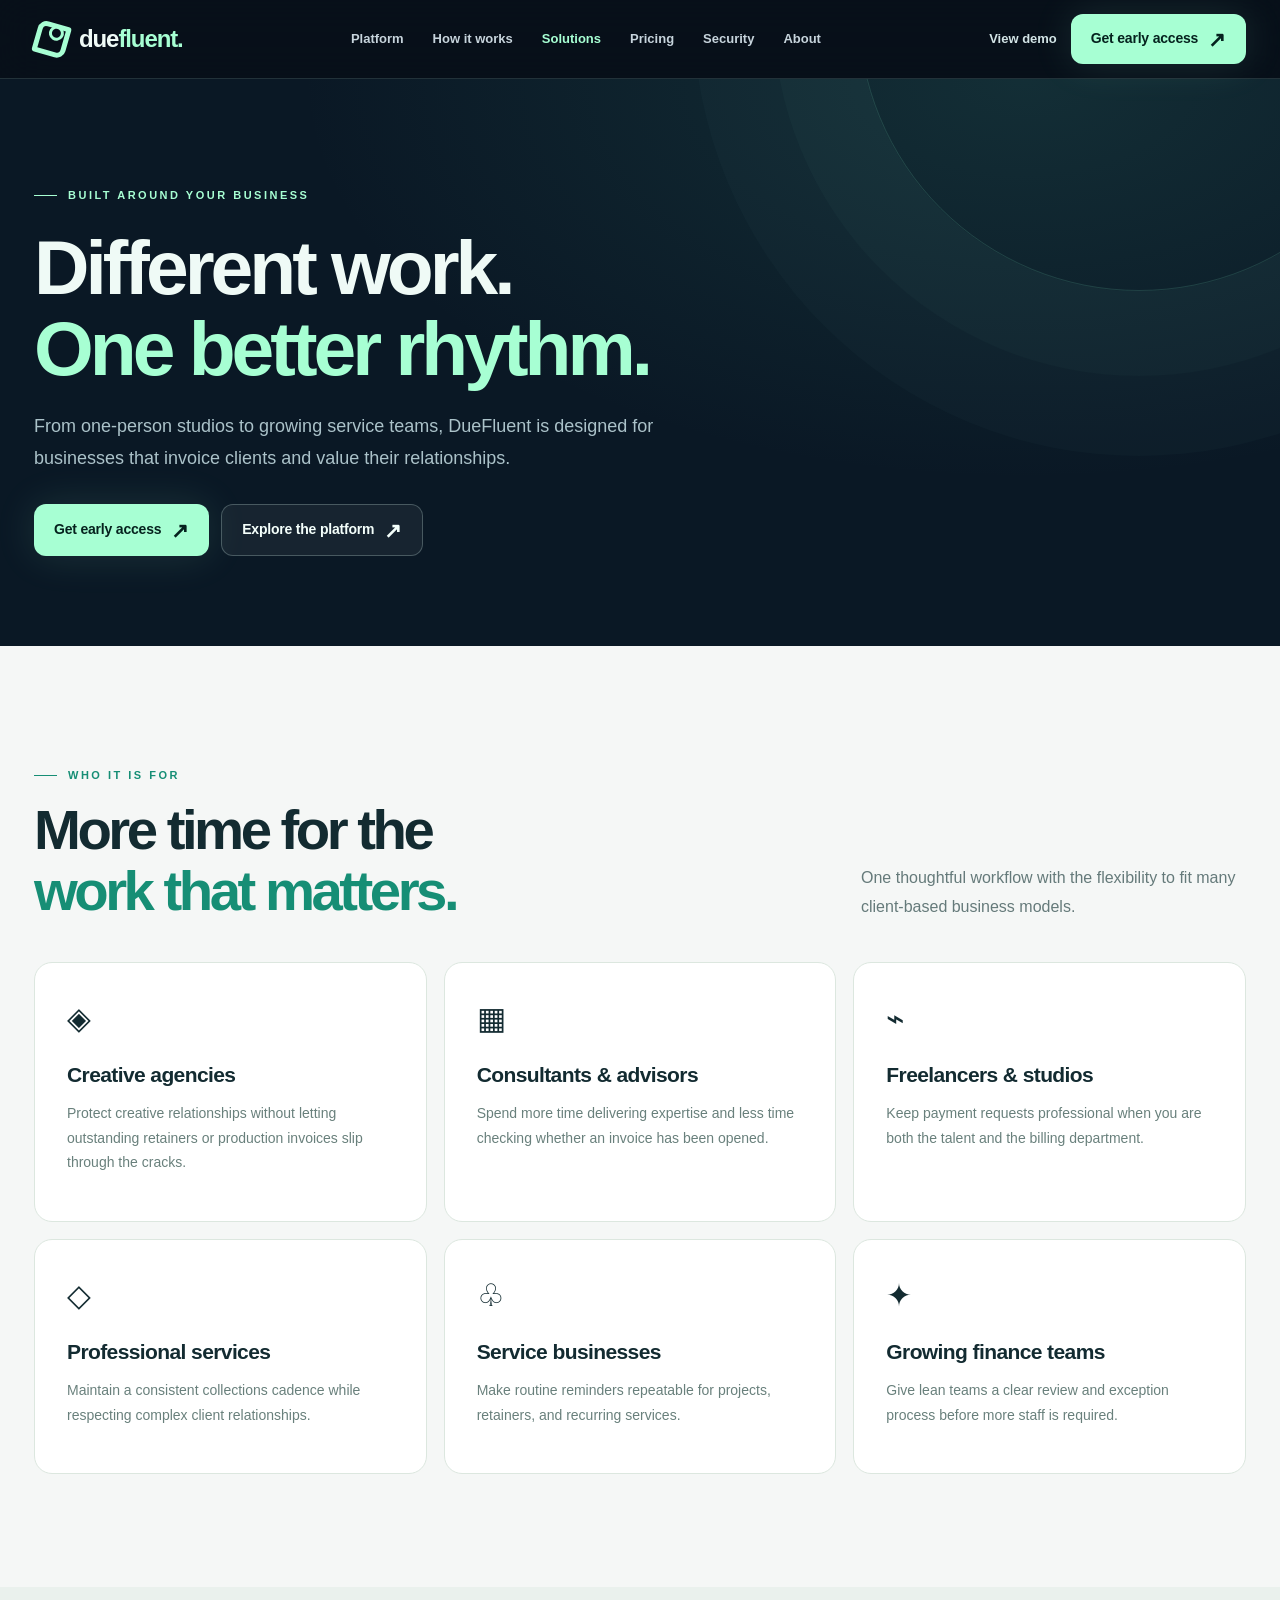
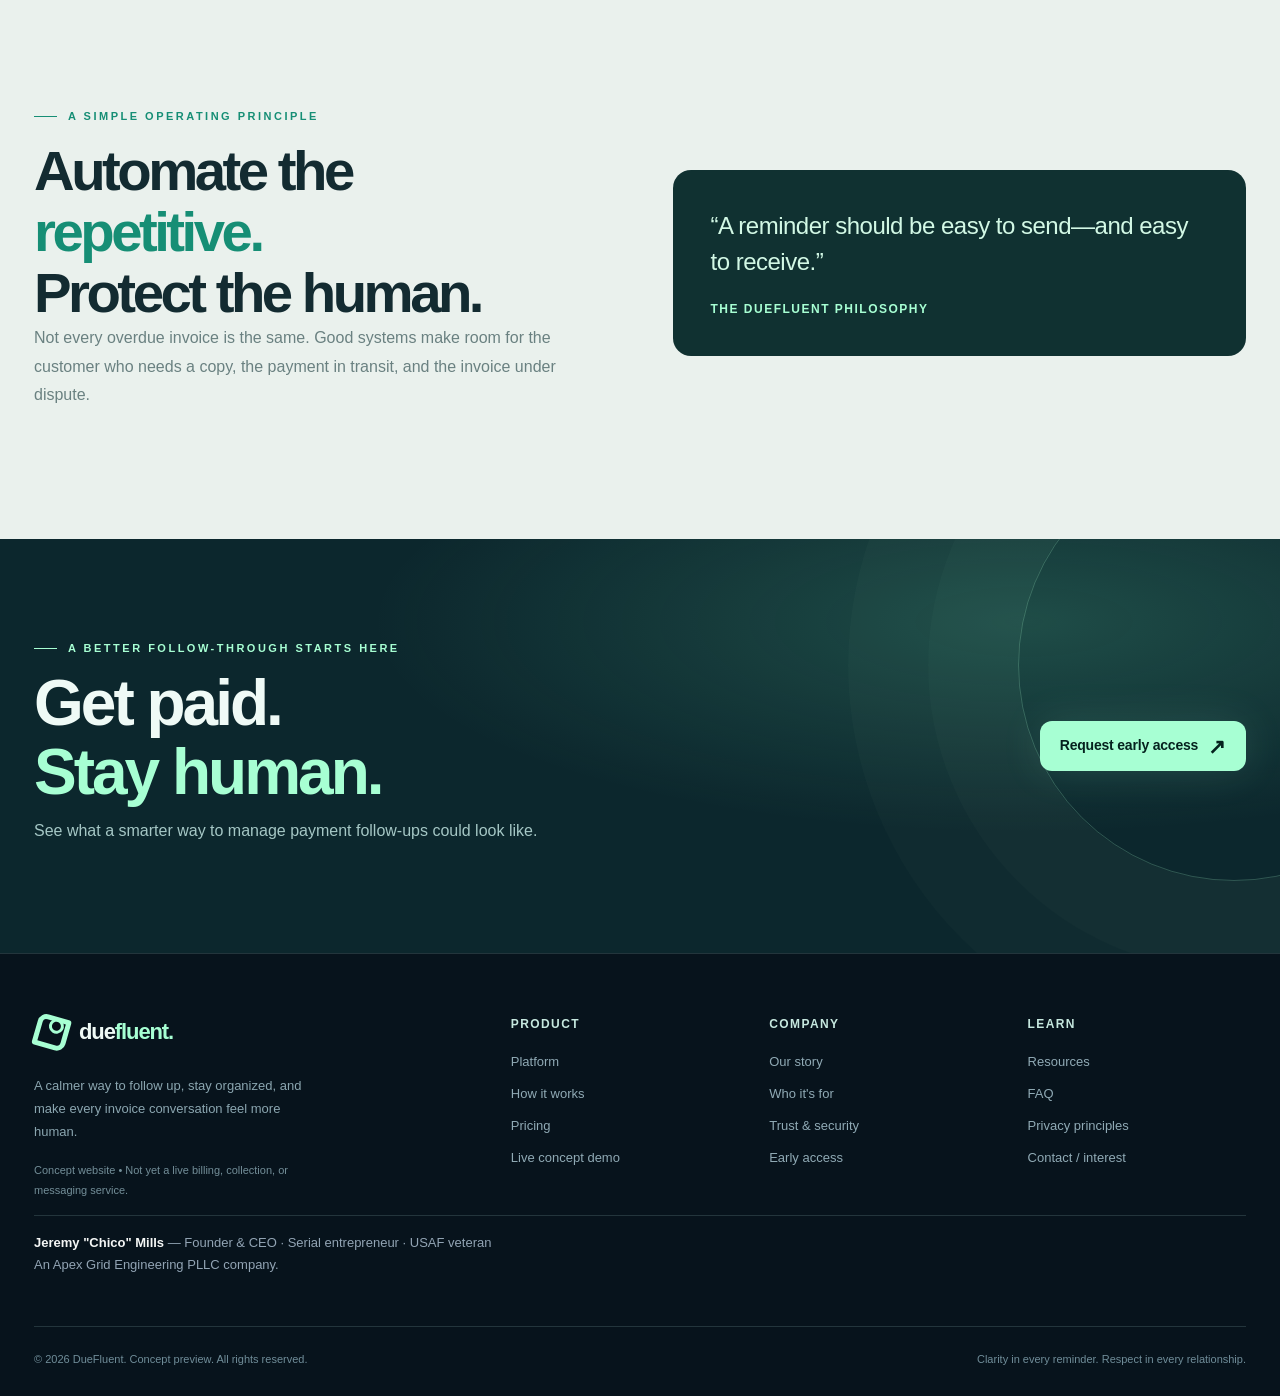
<file: solutions.html>
<!doctype html><html lang="en"><head><meta charset="utf-8"><meta name="viewport" content="width=device-width,initial-scale=1"><meta name="theme-color" content="#08121e"><meta name="description" content="DueFluent for agencies, independent professionals, consultants, and service businesses."><meta property="og:type" content="website"><meta property="og:title" content="Solutions | DueFluent"><meta property="og:description" content="DueFluent for agencies, independent professionals, consultants, and service businesses."><title>Solutions | DueFluent</title>
<link rel="canonical" href="https://duefluent.com/solutions.html"><style>:root{--ink:#080e1a;--navy:#091421;--navy2:#101e2c;--navy3:#162638;--cream:#f5f7f6;--paper:#fff;--muted:#92a4b4;--dark-text:#132b31;--mint:#a7ffd3;--mint2:#64e9b1;--aqua:#4fe3cd;--blue:#769bff;--lav:#c7baff;--border:rgba(180,230,223,.16);--shadow:0 30px 90px rgba(0,0,0,.35)}
*{box-sizing:border-box}html{scroll-behavior:smooth}body{margin:0;background:var(--ink);color:#effaf6;font:16px/1.55 Inter,ui-sans-serif,-apple-system,BlinkMacSystemFont,'Segoe UI',sans-serif;overflow-x:hidden}button,input,select,textarea{font:inherit}button{cursor:pointer}a{color:inherit;text-decoration:none}button:focus-visible,a:focus-visible,input:focus-visible,select:focus-visible,textarea:focus-visible{outline:3px solid var(--mint);outline-offset:4px}::selection{color:#08161a;background:var(--mint)}.container{width:min(1212px,calc(100% - 48px));margin:auto}.site-header{position:sticky;top:0;z-index:100;background:rgba(8,17,27,.85);backdrop-filter:blur(22px);border-bottom:1px solid var(--border)}.topbar{height:78px;display:flex;align-items:center;justify-content:space-between;gap:20px}.brand{display:inline-flex;align-items:center;gap:11px;font-size:24px;letter-spacing:-1.1px;font-weight:790;white-space:nowrap}.brand b{color:var(--mint);font-weight:790}.brand-mark{height:34px;width:34px;position:relative;display:grid;place-items:center;transform:rotate(-12deg)}.brand-mark:before{content:"";position:absolute;width:23px;height:23px;border:5px solid var(--mint);border-radius:9px 3px 9px 3px;transform:rotate(28deg)}.brand-mark:after{content:"";position:absolute;width:9px;height:9px;background:var(--ink);border:3px solid var(--mint);border-radius:100%;transform:translate(6px,-5px)}.nav{display:flex;align-items:center;gap:29px}.nav a{font-size:13px;font-weight:650;color:#c7d4dc;transition:color .2s}.nav a:hover,.nav a.active{color:var(--mint)}.actions{display:flex;align-items:center;gap:14px}.mini-link{font-size:13px;font-weight:650;color:#d3e4e6}.btn{border:0;display:inline-flex;align-items:center;justify-content:center;gap:10px;border-radius:12px;padding:14px 20px;font-weight:760;font-size:14px;letter-spacing:-.2px;transition:transform .2s,background .2s,box-shadow .2s;white-space:nowrap}.btn:hover{transform:translateY(-2px)}.btn-primary{background:var(--mint);color:#05221e;box-shadow:0 0 42px rgba(167,255,211,.12)}.btn-primary:hover{background:#cbffe7;box-shadow:0 0 46px rgba(167,255,211,.27)}.btn-ghost{border:1px solid rgba(223,255,246,.24);background:rgba(255,255,255,.055);color:#f4fffb}.btn-light{background:#102c2d;color:var(--mint)}.btn-arrow{font-size:21px;line-height:1}.mobile-toggle{display:none;background:transparent;border:1px solid var(--border);color:#fff;border-radius:10px;padding:9px 12px;font-size:21px}.announcement{display:flex;align-items:center;justify-content:center;gap:9px;padding:11px 20px;background:linear-gradient(90deg,#112d30,#15212f,#112d30);font-size:12px;color:#d4e7df;border-bottom:1px solid var(--border)}.announcement strong{color:var(--mint)}.dot{height:7px;width:7px;border-radius:100%;display:inline-block;background:var(--mint);box-shadow:0 0 15px var(--mint)}.hero{position:relative;isolation:isolate;min-height:690px;padding:94px 0 115px;overflow:hidden;background:radial-gradient(ellipse at 75% 39%,rgba(56,120,124,.22),transparent 49%),radial-gradient(ellipse at 10% -10%,rgba(92,111,192,.16),transparent 45%),#08121e}.hero:after,.dark-grid:after{content:"";position:absolute;inset:0;pointer-events:none;z-index:-1;background-image:linear-gradient(rgba(149,202,206,.038) 1px,transparent 1px),linear-gradient(90deg,rgba(149,202,206,.038) 1px,transparent 1px);background-size:74px 74px;mask-image:linear-gradient(90deg,transparent 6%,#000 78%)}.hero:before{content:"";position:absolute;right:-170px;top:-180px;width:800px;height:800px;border:1px solid rgba(161,245,211,.10);border-radius:50%;box-shadow:0 0 0 96px rgba(119,226,183,.025),0 0 0 210px rgba(119,226,183,.02);pointer-events:none}.hero-grid{display:grid;grid-template-columns:1.02fr .98fr;align-items:center;gap:43px;position:relative}.eyebrow{font-size:11px;font-weight:850;letter-spacing:2.5px;text-transform:uppercase;color:var(--mint);display:inline-flex;align-items:center;gap:11px}.eyebrow:before{content:"";height:1px;width:23px;background:var(--mint)}h1,h2,h3,h4,p{margin-top:0}h1{font-size:clamp(57px,6.2vw,99px);line-height:.975;letter-spacing:-6.2px;font-weight:810;margin:29px 0 26px}h1 em,h2 em{font-style:normal;color:var(--mint)}.hero p{max-width:520px;font-size:18px;line-height:1.75;color:#b1c5cf}.hero-buttons{display:flex;gap:12px;flex-wrap:wrap;margin-top:33px}.hero-micro{display:flex;gap:25px;margin-top:37px;align-items:center;flex-wrap:wrap}.hero-micro span{display:flex;align-items:center;gap:8px;color:#b1c2c9;font-size:12px}.hero-micro span:before{content:"✓";font-weight:900;color:var(--mint)}.dashboard-scene{position:relative;padding:60px 0 35px;perspective:1100px}.dash-panel{position:relative;z-index:2;background:linear-gradient(155deg,rgba(30,51,65,.96),rgba(11,25,37,.99));border:1px solid rgba(190,242,227,.19);border-radius:22px;box-shadow:0 40px 110px rgba(0,0,0,.55),inset 0 1px rgba(255,255,255,.08);padding:25px;transform:rotateY(-5deg) rotateX(2deg);overflow:hidden}.dash-panel:before{content:"";position:absolute;top:0;right:0;width:330px;height:240px;background:radial-gradient(ellipse,rgba(107,239,197,.10),transparent 70%);pointer-events:none}.dash-head{display:flex;align-items:center;justify-content:space-between;border-bottom:1px solid var(--border);padding-bottom:20px;margin-bottom:24px}.dash-logo{display:flex;align-items:center;gap:9px;font-size:14px;font-weight:760}.dash-smallmark{width:23px;height:23px;background:var(--mint);border-radius:7px;color:#072925;font-size:16px;text-align:center;line-height:23px}.dash-menu{color:#829aaa;font-size:10px;letter-spacing:.8px}.dash-statlabel{color:#91aab6;text-transform:uppercase;font-size:10px;font-weight:750;letter-spacing:1.5px}.dash-number{font-weight:780;font-size:41px;letter-spacing:-2px;line-height:1.3;margin:5px 0}.dash-pill{font-size:10px;color:#b9ffdc;background:rgba(121,236,178,.12);padding:5px 9px;border-radius:20px}.chart-svg{width:100%;height:162px;margin:19px 0 11px;overflow:visible}.dash-bottom{display:grid;grid-template-columns:1fr 1fr;gap:11px}.dash-tile{border:1px solid var(--border);background:rgba(255,255,255,.025);border-radius:12px;padding:13px}.dash-tile .v{font-size:22px;font-weight:800;letter-spacing:-.8px;margin-top:4px}.dash-tile .sub{color:#92aab6;font-size:10px}.floating-note{position:absolute;z-index:3;border-radius:14px;border:1px solid rgba(183,245,227,.30);background:rgba(22,45,49,.97);box-shadow:0 16px 48px rgba(0,0,0,.4);padding:15px 17px;display:flex;gap:12px;align-items:center;min-width:224px;animation:levitate 5s ease-in-out infinite}.floating-note.one{top:28px;right:-26px}.floating-note.two{bottom:9px;left:-62px;animation-delay:-2.5s}.note-icon{width:34px;height:34px;border-radius:10px;background:rgba(167,255,211,.16);display:grid;place-items:center;font-size:17px;color:var(--mint)}.floating-note .t{font-size:12px;font-weight:750}.floating-note .s{font-size:10px;color:#a4bdbb}.scene-glow{position:absolute;inset:15% 5%;filter:blur(70px);background:rgba(73,220,179,.16)}@keyframes levitate{0%,100%{transform:translateY(0)}50%{transform:translateY(-11px)}}.ticker{border-top:1px solid var(--border);border-bottom:1px solid var(--border);background:#0d1c28;padding:21px 0}.ticker-in{display:flex;gap:22px;align-items:center;justify-content:space-between;flex-wrap:wrap}.ticker-intro{font-size:11px;letter-spacing:1.8px;text-transform:uppercase;color:#6d8d9d;font-weight:700}.ticker-items{display:flex;gap:27px;align-items:center;flex-wrap:wrap}.ticker-items span{color:#beced5;font-size:13px;font-weight:680}.ticker-items span:before{content:'✦';margin-right:9px;color:var(--mint)}section.section{padding:113px 0}.section-light{background:var(--cream);color:var(--dark-text)}.section-soft{background:#eaf1ed;color:var(--dark-text)}.section-dark{background:#0b1825;color:#effaf6;position:relative}.section-head{display:flex;justify-content:space-between;gap:34px;align-items:end;margin-bottom:40px}.section-head h2,.section-title{font-size:clamp(37px,4.4vw,61px);letter-spacing:-3.5px;line-height:1.08;margin:16px 0 0;font-weight:800}.section-head p{max-width:385px;margin:0;color:#657a7a;line-height:1.8}.section-dark .section-head p{color:#a0b7be}.section-light .eyebrow,.section-soft .eyebrow{color:#168e75}.section-light .eyebrow:before,.section-soft .eyebrow:before{background:#168e75}.feature-grid{display:grid;grid-template-columns:repeat(3,1fr);gap:15px}.feature{padding:29px;background:#fff;border:1px solid #dce7e3;border-radius:19px;min-height:256px;transition:transform .2s,box-shadow .2s}.feature:hover{transform:translateY(-5px);box-shadow:0 20px 50px rgba(24,73,58,.10)}.ficon{width:47px;height:47px;display:grid;place-items:center;background:#e6f8ef;color:#126c59;border-radius:13px;font-size:22px;margin-bottom:21px}.feature h3{font-size:20px;letter-spacing:-.5px;margin-bottom:10px}.feature p{font-size:14px;color:#657a7a;line-height:1.75;margin:0}.split{display:grid;grid-template-columns:1fr 1fr;gap:65px;align-items:center}.muted{color:#6a8181;line-height:1.8}.muted-on-dark{color:#9bb4ba;line-height:1.8}.label-list{display:grid;gap:14px;margin-top:29px}.label-list div{display:flex;align-items:start;gap:13px;font-size:14px;line-height:1.65}.label-list i{width:25px;height:25px;border-radius:50%;background:#d5fae7;display:grid;place-items:center;font-style:normal;font-weight:900;font-size:12px;color:#126951;flex:none}.workflow-art{border-radius:22px;padding:26px;background:linear-gradient(145deg,#152e3b,#071822);border:1px solid rgba(166,248,221,.17);box-shadow:0 24px 65px rgba(1,27,30,.24)}.mail-card{background:#fafffd;border-radius:14px;padding:25px;color:#253e41;box-shadow:0 15px 30px rgba(0,0,0,.18)}.mail-head{display:flex;justify-content:space-between;align-items:center;font-size:11px;color:#68807e;border-bottom:1px solid #e5efec;padding-bottom:14px;margin-bottom:17px}.mail-label{background:#def5e9;color:#197b63;padding:5px 10px;border-radius:20px;font-size:10px;font-weight:800}.mail-card h3{font-size:19px;letter-spacing:-.6px}.mail-card p{font-size:13px;line-height:1.8;color:#607777}.signature{font-size:12px;font-weight:720;margin-top:24px}.steps{display:grid;grid-template-columns:repeat(3,1fr);gap:22px}.step{border-top:1px solid rgba(100,223,177,.29);padding:24px 0}.step .n{font-size:12px;color:var(--mint);letter-spacing:1px;font-weight:750;margin-bottom:28px}.step h3{font-size:23px;letter-spacing:-.6px}.step p{font-size:14px;color:#9db5bd;line-height:1.75}.demo-section{background:linear-gradient(135deg,#102537,#0a1b26);color:#f6fffb}.demo-shell{display:grid;grid-template-columns:230px 1fr;gap:0;border:1px solid rgba(193,242,226,.20);border-radius:23px;overflow:hidden;box-shadow:0 35px 90px rgba(0,0,0,.26)}.demo-sidebar{background:#0c1b28;padding:23px;border-right:1px solid rgba(193,242,226,.13)}.demo-sidebar .small{color:#8ba7b1;font-size:10px;letter-spacing:1.5px;font-weight:800;text-transform:uppercase;margin:18px 0}.demo-tab{border:1px solid transparent;background:transparent;color:#a7c1c9;border-radius:10px;padding:12px 13px;width:100%;text-align:left;font-size:13px;display:flex;align-items:center;gap:10px;margin-bottom:6px}.demo-tab.active{background:#183a3b;color:#d4ffe7;border-color:rgba(158,255,213,.17)}.demo-main{background:#122536;padding:30px;min-width:0}.demo-top{display:flex;justify-content:space-between;align-items:center;gap:12px;margin-bottom:20px;flex-wrap:wrap}.demo-top strong{font-size:22px;letter-spacing:-.7px}.live-chip{background:rgba(133,250,195,.10);border:1px solid rgba(133,250,195,.22);font-size:10px;color:#9df8ca;padding:7px 10px;border-radius:40px}.demo-columns{display:grid;grid-template-columns:1fr 1fr;gap:15px}.demo-card{border:1px solid rgba(169,216,217,.15);background:#152f3d;padding:22px;border-radius:14px;min-width:0}.demo-card label{font-size:10px;letter-spacing:1.2px;font-weight:850;color:#a5c2c6;text-transform:uppercase;display:block;margin-bottom:9px}.demo-card select{width:100%;padding:12px;background:#0c202c;border:1px solid rgba(193,255,221,.22);border-radius:8px;color:#effff9;font-size:13px}.demo-card textarea{background:#0d222e;border:1px solid rgba(193,255,221,.17);border-radius:10px;color:#e6f9f3;font-size:13px;padding:15px;width:100%;height:220px;resize:vertical;line-height:1.7}.demo-card .mini{color:#98b2b8;font-size:12px;margin:12px 0 0}.demo-actions{display:flex;gap:10px;flex-wrap:wrap;margin-top:16px}.demo-feedback{color:var(--mint);font-size:12px;min-height:22px;margin-top:13px}.callout{display:flex;gap:13px;align-items:start;padding:18px 21px;border-radius:12px;border:1px solid rgba(159,245,210,.2);background:rgba(145,243,201,.06);font-size:12px;color:#b4cdd1;margin-top:20px}.callout strong{color:#d7fff0}.price-grid{display:grid;grid-template-columns:repeat(3,1fr);gap:17px}.price-card{background:#fff;border:1px solid #d7e6df;border-radius:20px;padding:32px;position:relative;display:flex;flex-direction:column;gap:0}.price-card.popular{border:2px solid #1b9b77;box-shadow:0 18px 50px rgba(14,96,75,.12)}.price-card .tag{font-size:10px;font-weight:900;letter-spacing:1.5px;color:#27715b;text-transform:uppercase}.price-card h3{font-size:24px;letter-spacing:-.8px;margin:13px 0 7px}.price-card .price-desc{font-size:13px;color:#69817c;min-height:44px}.price-card .amount{font-size:52px;font-weight:810;letter-spacing:-2px;margin-top:15px}.amount small{font-size:14px;color:#7a908c;letter-spacing:0;font-weight:500}.price-card .features{padding:22px 0 27px;margin-top:22px;border-top:1px solid #e1ebe6;display:grid;gap:13px;flex:1}.price-card .features span{font-size:13px;color:#4c6962}.price-card .features span:before{content:'✓';margin-right:10px;color:#0d9a6a;font-weight:900}.price-card .btn{width:100%}.billing-toggle{display:flex;justify-content:end;align-items:center;gap:10px;margin-bottom:25px;font-size:13px;color:#5d7370}.switch{border:1px solid #c4d9cc;border-radius:100px;background:#dceee6;display:inline-flex;padding:4px;gap:3px}.switch button{background:none;color:#4d7368;border:0;border-radius:100px;padding:7px 12px;font-weight:750;font-size:12px}.switch button.selected{background:#123b32;color:#eafff7}.faq-grid{display:grid;grid-template-columns:1fr 1fr;gap:13px}.faq-grid details{border:1px solid #dae8df;background:#fff;border-radius:13px;padding:19px 20px}.faq-grid summary{font-weight:760;font-size:15px;cursor:pointer;list-style:none;display:flex;justify-content:space-between;gap:20px}.faq-grid summary:after{content:'+';color:#208265;font-size:21px}.faq-grid details[open] summary:after{content:'−'}.faq-grid p{color:#68817a;font-size:13px;line-height:1.8;margin:14px 0 0}.cta-section{background:radial-gradient(ellipse at 80% 20%,rgba(104,226,176,.2),transparent 45%),#0c272d;padding:93px 0;position:relative;overflow:hidden}.cta-section:before{content:'';position:absolute;right:-170px;top:-90px;width:430px;height:430px;border:1px solid rgba(171,255,211,.22);border-radius:50%;box-shadow:0 0 0 90px rgba(171,255,211,.02),0 0 0 170px rgba(171,255,211,.02)}.cta-inner{display:flex;align-items:center;justify-content:space-between;gap:35px;position:relative}.cta-inner h2{font-size:clamp(39px,5vw,69px);letter-spacing:-3px;line-height:1.08;margin:12px 0}.cta-inner p{color:#a5c7c5}.site-footer{background:#07131c;border-top:1px solid var(--border);padding:61px 0 28px}.footer-top{display:grid;grid-template-columns:2fr 1fr 1fr 1fr;gap:40px}.footer-top .brand{font-size:22px}.footer-top p{font-size:13px;color:#8ba6b0;max-width:280px;line-height:1.75;margin-top:18px}.footer-col h4{font-size:12px;letter-spacing:1.4px;color:#c6e8df;text-transform:uppercase;margin:0 0 18px}.footer-col a{display:block;color:#90aab5;font-size:13px;margin-bottom:12px}.footer-col a:hover{color:var(--mint)}.footer-bottom{border-top:1px solid var(--border);padding-top:24px;margin-top:48px;display:flex;justify-content:space-between;flex-wrap:wrap;gap:12px;color:#708d99;font-size:11px}.page-hero{position:relative;background:radial-gradient(ellipse at 80% 0,rgba(64,156,137,.17),transparent 50%),#0a1825;padding:100px 0 90px;overflow:hidden}.page-hero:after{content:"";position:absolute;width:560px;height:560px;border-radius:50%;right:-140px;top:-350px;border:1px solid rgba(141,253,214,.14);box-shadow:0 0 0 85px rgba(141,253,214,.022),0 0 0 165px rgba(141,253,214,.018);pointer-events:none}.page-hero h1{font-size:clamp(49px,6vw,83px);max-width:930px;margin:23px 0;line-height:1.05;letter-spacing:-4px}.page-hero p{max-width:650px;font-size:18px;color:#abc2c9;line-height:1.75}.page-hero .hero-buttons{margin-top:30px}.stat-row{display:grid;grid-template-columns:repeat(3,1fr);gap:20px;margin-top:37px}.stat-row>div{padding:27px;border:1px solid rgba(192,245,224,.16);background:rgba(255,255,255,.025);border-radius:16px}.stat-row strong{font-size:26px;letter-spacing:-1px;display:block}.stat-row span{font-size:12px;color:#91aeb7}.value-grid{display:grid;grid-template-columns:repeat(2,1fr);gap:17px}.value-card{border-radius:18px;padding:32px;background:#fff;border:1px solid #dce8e0}.value-card h3{font-size:22px;margin:16px 0 11px}.value-card p{color:#69827d;font-size:14px}.industry-grid{display:grid;grid-template-columns:repeat(3,1fr);gap:17px}.industry{padding:32px;border:1px solid #dce7df;background:#fff;border-radius:18px}.industry .ic{font-size:31px}.industry h3{font-size:21px;letter-spacing:-.6px;margin:16px 0 10px}.industry p{font-size:14px;color:#69807c;line-height:1.75}.process-lines{display:grid;grid-template-columns:repeat(2,1fr);gap:20px}.process-line{display:flex;gap:20px;padding:29px 0;border-top:1px solid #cbdad1}.process-line .digit{font-size:38px;color:#15916d;font-weight:800;line-height:1}.process-line h3{font-size:21px;margin-bottom:8px}.process-line p{font-size:14px;color:#66807a}.security-list{display:grid;grid-template-columns:1fr 1fr;gap:16px}.security-item{background:#fff;border:1px solid #dce9e2;border-radius:16px;padding:29px}.security-item h3{font-size:20px;margin:13px 0}.security-item p{font-size:14px;color:#68817a}.notice{border-left:3px solid #198b6f;background:#e6f4ed;padding:17px 20px;color:#315b50;border-radius:4px;font-size:13px;line-height:1.7}.founder-grid{display:grid;grid-template-columns:1fr 1fr;gap:35px;align-items:center}.mission-art{height:410px;display:flex;align-items:center;justify-content:center;position:relative;background:radial-gradient(circle at 50% 45%,rgba(112,236,187,.23),transparent 55%),linear-gradient(135deg,#123240,#0b1b2a);border-radius:26px;overflow:hidden;border:1px solid rgba(190,255,222,.17)}.mission-art .bigmark{font-size:160px;font-weight:850;color:var(--mint);letter-spacing:-10px}.mission-art:before,.mission-art:after{content:"";position:absolute;width:390px;height:390px;border:1px solid rgba(164,244,208,.28);border-radius:50%}.mission-art:after{width:270px;height:270px;border-style:dashed;animation:spin 30s linear infinite}@keyframes spin{to{transform:rotate(360deg)}}.form-grid{display:grid;grid-template-columns:1fr 1fr;gap:20px}.interest-form{background:#fff;color:#0e302c;border-radius:20px;padding:30px;box-shadow:0 28px 70px rgba(0,0,0,.16)}.interest-form label{font-size:12px;font-weight:790;display:block;margin:0 0 9px}.interest-form input,.interest-form select,.interest-form textarea{width:100%;border:1px solid #cfe1d9;background:#f7faf8;color:#133e36;border-radius:10px;padding:13px 14px;outline:0;margin-bottom:20px}.interest-form input:focus,.interest-form select:focus,.interest-form textarea:focus{border-color:#218b6d;box-shadow:0 0 0 3px rgba(70,193,149,.13)}.interest-form textarea{height:90px}.interest-form .btn{width:100%}.fineprint{font-size:11px;line-height:1.6;color:#6e8780;margin:13px 0 0}.success-box{border-radius:11px;background:#e5faef;border:1px solid #b8e6d0;padding:15px;color:#136548;font-size:13px;display:none;margin-top:14px}.success-box.show{display:block}.local-entries{margin-top:15px;font-size:12px;color:#9bb9b4}.chip-row{display:flex;flex-wrap:wrap;gap:10px;margin:25px 0}.chip{padding:8px 12px;border:1px solid rgba(176,250,212,.25);border-radius:30px;color:#bcdfd2;background:rgba(154,239,206,.06);font-size:12px}.divider-line{height:1px;background:#d8e7df;margin:35px 0}.story-quote{background:#103131;padding:38px;border-radius:18px;color:#d2f8e5;font-size:24px;line-height:1.5;letter-spacing:-.5px}.toast{position:fixed;right:22px;bottom:22px;background:#b6ffdb;color:#0b2c21;border:1px solid #d2ffe9;border-radius:13px;padding:15px 21px;box-shadow:0 14px 50px rgba(0,0,0,.35);font-size:13px;font-weight:760;z-index:200;transform:translateY(90px);opacity:0;transition:.3s;pointer-events:none}.toast.show{opacity:1;transform:translateY(0)}.top-mini{margin-top:25px;font-size:12px;color:#9bb3b9}.top-mini strong{color:#cbfbe2}.long-text{font-size:15px;color:#617975;line-height:1.9;max-width:820px}.long-text h3{color:#15332c;margin:27px 0 10px}.long-text p{margin-bottom:20px}.tagline-note{color:#718983;font-size:12px;margin-top:19px}.desktop-hide{display:none}@media(max-width:1080px){.nav{gap:14px}.nav a{font-size:12px}.hero-grid{grid-template-columns:1fr 1fr;gap:20px}.floating-note.one{right:-10px}.floating-note.two{left:-10px}h1{font-size:71px;letter-spacing:-4px}}@media(max-width:900px){.topbar{height:70px}.mobile-toggle{display:block}.nav{display:none;position:absolute;left:0;right:0;top:69px;background:#0c1c29;border-bottom:1px solid var(--border);padding:21px 24px;flex-direction:column;align-items:stretch;gap:17px}.nav.open{display:flex}.nav a{font-size:15px}.actions .mini-link{display:none}.actions .btn{display:none}.hero{padding:68px 0 95px}.hero-grid{grid-template-columns:1fr}.hero-copy{max-width:700px}.dashboard-scene{width:min(600px,100%);margin:auto}.feature-grid,.industry-grid,.price-grid{grid-template-columns:repeat(2,1fr)}.split{gap:30px}.footer-top{grid-template-columns:2fr 1fr 1fr}.footer-top .footer-col:last-child{grid-column:2}.demo-shell{grid-template-columns:1fr}.demo-sidebar{display:flex;flex-wrap:wrap;gap:8px;padding:14px}.demo-sidebar .small{display:none}.demo-tab{width:auto;margin:0}.demo-sidebar .brand{display:none}}@media(max-width:620px){.container{width:min(100% - 32px,1212px)}.brand{font-size:22px}h1{font-size:clamp(52px,14vw,73px);letter-spacing:-3.8px}.hero p,.page-hero p{font-size:16px}.hero{padding-top:55px}.dash-panel{padding:17px;transform:none}.dash-number{font-size:34px}.floating-note{min-width:unset;padding:10px 12px}.floating-note.one{right:-4px;top:22px}.floating-note.two{bottom:-3px;left:-4px}.floating-note .t{font-size:10px}.floating-note .s{font-size:9px}.note-icon{width:28px;height:28px}.ticker-in{justify-content:start}.ticker-items{gap:13px}.ticker-items span{font-size:11px}section.section{padding:70px 0}.section-head{display:block}.section-head p{margin-top:20px}.section-head h2,.section-title{font-size:clamp(37px,10vw,49px);letter-spacing:-2.3px}.feature-grid,.industry-grid,.price-grid,.split,.faq-grid,.value-grid,.process-lines,.security-list,.founder-grid,.form-grid,.demo-columns,.stat-row{grid-template-columns:1fr}.feature{min-height:auto}.cta-inner{display:block}.cta-inner .btn{margin-top:18px}.footer-top{grid-template-columns:1fr 1fr;gap:28px}.footer-top>div:first-child{grid-column:1/-1}.footer-top .footer-col:last-child{grid-column:auto}.page-hero{padding:75px 0}.page-hero h1{font-size:clamp(45px,12vw,65px);letter-spacing:-3px}.demo-main{padding:19px}.demo-sidebar{padding:12px}.demo-tab{font-size:12px;padding:9px}.price-card{padding:26px}.brand-mark{width:28px}.hero-micro{gap:13px}.hero-micro span{font-size:11px}.workflow-art{padding:13px}.mail-card{padding:16px}.mission-art{height:310px}.footer-bottom{margin-top:30px}.announcement{font-size:10px;text-align:center}}
@media(prefers-reduced-motion:reduce){*,*:before,*:after{scroll-behavior:auto!important;animation:none!important;transition:none!important}}
</style></head><body><header class="site-header"><div class="container topbar"><a href="index.html" aria-label="DueFluent Home" class="brand"><span class="brand-mark" aria-hidden="true"></span><span>due<b>fluent</b><span style="color:var(--mint)">.</span></span></a><nav class="nav" id="mainNav" aria-label="Main navigation"><a href="platform.html" class="" aria-current="false">Platform</a><a href="how-it-works.html" class="" aria-current="false">How it works</a><a href="solutions.html" class="active" aria-current="page">Solutions</a><a href="pricing.html" class="" aria-current="false">Pricing</a><a href="security.html" class="" aria-current="false">Security</a><a href="about.html" class="" aria-current="false">About</a></nav><div class="actions"><a class="mini-link" href="platform.html#demo">View demo</a><a class="btn btn-primary" href="early-access.html">Get early access <span class=btn-arrow aria-hidden=true>↗</span></a></div><button class="mobile-toggle" id="mobileToggle" aria-controls="mainNav" aria-expanded="false" aria-label="Open navigation">☰</button></div></header><main><div class="page-hero"><div class="container"><div class="eyebrow">Built around your business</div><h1>Different work.<br/><em>One better rhythm.</em></h1><p>From one-person studios to growing service teams, DueFluent is designed for businesses that invoice clients and value their relationships.</p><div class="hero-buttons"><a class="btn btn-primary" href="early-access.html">Get early access <span class=btn-arrow aria-hidden=true>↗</span></a><a class="btn btn-ghost" href="platform.html">Explore the platform <span class=btn-arrow aria-hidden=true>↗</span></a></div></div></div><section class="section section-light"><div class="container"><div class="section-head"><div><div class="eyebrow">Who it is for</div><h2>More time for the<br/><em style="color:#168e75">work that matters.</em></h2></div><p>One thoughtful workflow with the flexibility to fit many client-based business models.</p></div><div class="industry-grid"><article class="industry"><div class="ic">◈</div><h3>Creative agencies</h3><p>Protect creative relationships without letting outstanding retainers or production invoices slip through the cracks.</p></article><article class="industry"><div class="ic">▦</div><h3>Consultants & advisors</h3><p>Spend more time delivering expertise and less time checking whether an invoice has been opened.</p></article><article class="industry"><div class="ic">⌁</div><h3>Freelancers & studios</h3><p>Keep payment requests professional when you are both the talent and the billing department.</p></article><article class="industry"><div class="ic">◇</div><h3>Professional services</h3><p>Maintain a consistent collections cadence while respecting complex client relationships.</p></article><article class="industry"><div class="ic">♧</div><h3>Service businesses</h3><p>Make routine reminders repeatable for projects, retainers, and recurring services.</p></article><article class="industry"><div class="ic">✦</div><h3>Growing finance teams</h3><p>Give lean teams a clear review and exception process before more staff is required.</p></article></div></div></section><section class="section section-soft"><div class="container split"><div><div class="eyebrow">A simple operating principle</div><h2 class="section-title">Automate the<br/><em style="color:#168e75">repetitive.</em><br/>Protect the human.</h2><p class="muted">Not every overdue invoice is the same. Good systems make room for the customer who needs a copy, the payment in transit, and the invoice under dispute.</p></div><div class="story-quote">“A reminder should be easy to send—and easy to receive.”<div style="margin-top:20px;font-size:12px;letter-spacing:1.5px;color:var(--mint);font-weight:800">THE DUEFLUENT PHILOSOPHY</div></div></div></section><section class="cta-section"><div class="container cta-inner"><div><div class="eyebrow">A better follow-through starts here</div><h2>Get paid.<br/><em style="color:var(--mint);font-style:normal">Stay human.</em></h2><p>See what a smarter way to manage payment follow-ups could look like.</p></div><a class="btn btn-primary" href="early-access.html">Request early access <span class=btn-arrow aria-hidden=true>↗</span></a></div></section></main><footer class="site-footer"><div class="container"><div class="footer-top"><div><a href="index.html" class="brand"><span class="brand-mark"></span><span>due<b>fluent</b><span style="color:var(--mint)">.</span></span></a><p>A calmer way to follow up, stay organized, and make every invoice conversation feel more human.</p><p style="font-size:11px;color:#738e98">Concept website • Not yet a live billing, collection, or messaging service.</p></div><div class="footer-col"><h4>Product</h4><a href="platform.html">Platform</a><a href="how-it-works.html">How it works</a><a href="pricing.html">Pricing</a><a href="platform.html#demo">Live concept demo</a></div><div class="footer-col"><h4>Company</h4><a href="about.html">Our story</a><a href="solutions.html">Who it's for</a><a href="security.html">Trust & security</a><a href="early-access.html">Early access</a></div><div class="footer-col"><h4>Learn</h4><a href="resources.html">Resources</a><a href="resources.html#faq">FAQ</a><a href="security.html">Privacy principles</a><a href="early-access.html">Contact / interest</a></div></div><div class="founder-strip" style="border-top:1px solid rgba(180,230,223,.16);padding:16px 0 2px;margin-top:4px;font-size:13px;color:#92a4b4;line-height:1.7"><a href="https://apexgrideng.com/about" style="color:#f5f7f6;font-weight:700;text-decoration:none">Jeremy "Chico" Mills</a> — Founder &amp; CEO · Serial entrepreneur · USAF veteran<br/>An Apex Grid Engineering PLLC company.</div><div class="footer-bottom"><span>© 2026 DueFluent. Concept preview. All rights reserved.</span><span>Clarity in every reminder. Respect in every relationship.</span></div></div></footer><div id="toast" class="toast" role="status" aria-live="polite"></div><script>(()=>{'use strict';
 const $=(s,r=document)=>r.querySelector(s), $$=(s,r=document)=>[...r.querySelectorAll(s)];
 const menu=$('#mobileToggle'),nav=$('#mainNav');if(menu&&nav){menu.addEventListener('click',()=>{let on=nav.classList.toggle('open');menu.setAttribute('aria-expanded',String(on));menu.textContent=on?'✕':'☰'});}
 const toast=(t)=>{let n=$('#toast');if(!n)return;n.textContent=t;n.classList.add('show');clearTimeout(window.__toastTimer);window.__toastTimer=setTimeout(()=>n.classList.remove('show'),3400)};
 $$('.bill-switch').forEach(btn=>btn.addEventListener('click',()=>{let yearly=btn.dataset.bill==='year';$$('.bill-switch').forEach(b=>b.classList.toggle('selected',b===btn));$$('[data-price-month]').forEach(e=>{e.textContent='$'+(yearly?e.dataset.priceYear:e.dataset.priceMonth)});$$('[data-billing-note]').forEach(e=>e.textContent=yearly?'per month, billed annually':'per month, billed monthly');}));
 const messages={
 gentle:{subject:'A friendly check-in on invoice {number}',body:'Hi {client},\n\nHope your week is going well! Just checking in on invoice {number} for {amount}, due {due}.\n\nIf payment is already on its way, please disregard this note. Otherwise, let me know if you need a fresh copy of the invoice.\n\nThanks so much,\nYour team'},
 direct:{subject:'Payment reminder: invoice {number}',body:'Hi {client},\n\nThis is a reminder that invoice {number} for {amount} was due {due}.\n\nPlease share an update on payment timing or let us know if there is anything you need from us to process it.\n\nThank you,\nAccounts receivable'},
 firm:{subject:'Action requested: outstanding invoice {number}',body:'Hello {client},\n\nOur records show invoice {number} for {amount}, due {due}, remains outstanding.\n\nPlease confirm a payment date or contact us to resolve any discrepancy. If you have already paid, reply with the payment details so we can update our records.\n\nRegards,\nBilling team'}};
 const invoices={north:{client:'Northstar Studio',amount:'$4,800',number:'DF-1042',due:'October 25'},oak:{client:'Oak & Olive',amount:'$1,250',number:'DF-1048',due:'October 28'},tandem:{client:'Tandem Works',amount:'$7,600',number:'DF-1051',due:'October 19'}};
 function renderDemo(){let c=$('#demoClient'),tone=$('#demoTone'),out=$('#demoMessage'),sub=$('#demoSubject');if(!c||!tone||!out)return;let i=invoices[c.value]||invoices.north;let m=messages[tone.value]||messages.gentle;let fill=x=>x.replaceAll('{client}',i.client).replaceAll('{amount}',i.amount).replaceAll('{number}',i.number).replaceAll('{due}',i.due);if(sub)sub.textContent=fill(m.subject);out.value=fill(m.body);}
 $('#demoClient')?.addEventListener('change',renderDemo);$('#demoTone')?.addEventListener('change',renderDemo);
 $('#demoGenerate')?.addEventListener('click',()=>{renderDemo();toast('Sample message generated — no email was sent.');});
 $('#demoSimulate')?.addEventListener('click',()=>{renderDemo();let feedback=$('#demoFeedback');if(feedback)feedback.textContent='✓ Simulation complete: draft prepared, approval checkpoint reached. No message was sent.';toast('Preview workflow simulated successfully.');});
 $('#demoCopy')?.addEventListener('click',async()=>{let s=($('#demoSubject')?.textContent||'')+'\n\n'+($('#demoMessage')?.value||'');try{await navigator.clipboard.writeText(s);toast('Sample reminder copied to clipboard.');}catch(e){let t=$('#demoMessage');if(t){t.focus();t.select();toast('Text selected — use Copy on your device.');}}});renderDemo();
 const form=$('#interestForm');if(form){const key='duefluent.preview-interest.v1';let entries=[];try{entries=JSON.parse(localStorage.getItem(key)||'[]');if(!Array.isArray(entries))entries=[]}catch(e){};const renderCount=()=>{let el=$('#entryCount');if(el)el.textContent=entries.length+' entry'+(entries.length===1?'':'ies')+' stored in this browser (demo only).'};renderCount();form.addEventListener('submit',e=>{e.preventDefault();if(!form.reportValidity())return;let data=new FormData(form);let item={date:new Date().toISOString(),name:String(data.get('name')||''),email:String(data.get('email')||''),company:String(data.get('company')||''),role:String(data.get('role')||''),volume:String(data.get('volume')||''),notes:String(data.get('notes')||'')};entries.push(item);try{localStorage.setItem(key,JSON.stringify(entries))}catch(e){toast('Browser storage is unavailable. Export this entry using your own workflow.');return}let success=$('#formSuccess');if(success){success.classList.add('show');success.textContent='Saved in this browser only. This is a website concept, so your request has NOT been sent to DueFluent. Muse must connect the form to a secure CRM or database before launch.'}form.reset();renderCount();});$('#exportEntries')?.addEventListener('click',()=>{if(!entries.length){toast('No demo entries are saved yet.');return}let fields=['date','name','email','company','role','volume','notes'];const csv=[fields.join(','),...entries.map(r=>fields.map(f=>'"'+String(r[f]||'').replaceAll('"','""')+'"').join(','))].join('\r\n');let a=document.createElement('a'),url=URL.createObjectURL(new Blob([csv],{type:'text/csv;charset=utf-8'}));a.href=url;a.download='duefluent-local-preview-entries.csv';a.click();setTimeout(()=>URL.revokeObjectURL(url),1000);toast('Local demo entries exported.');});}
 $$('[data-demo-jump]').forEach(a=>a.addEventListener('click',()=>{if(a.getAttribute('href')?.includes('#demo'))setTimeout(()=>$('#demoClient')?.focus({preventScroll:true}),350)}));
})();
</script></body></html>
</file>
